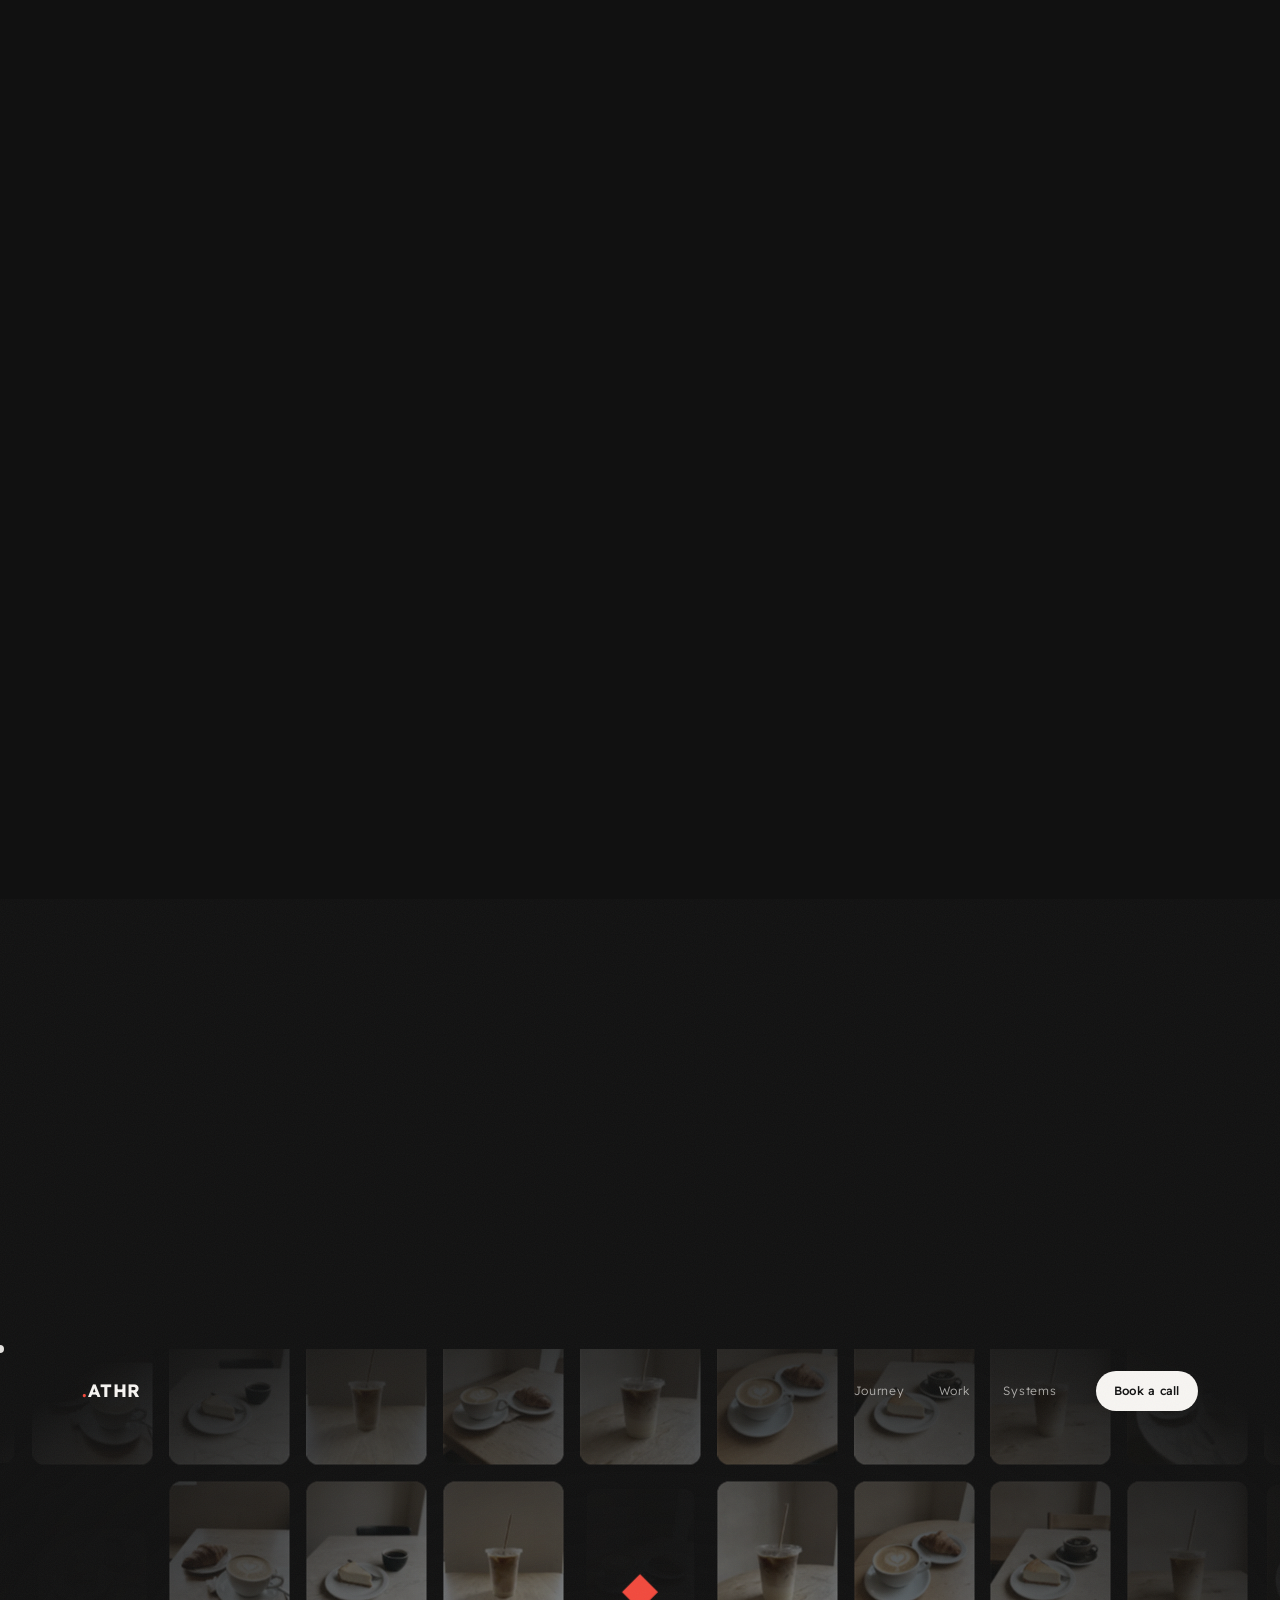
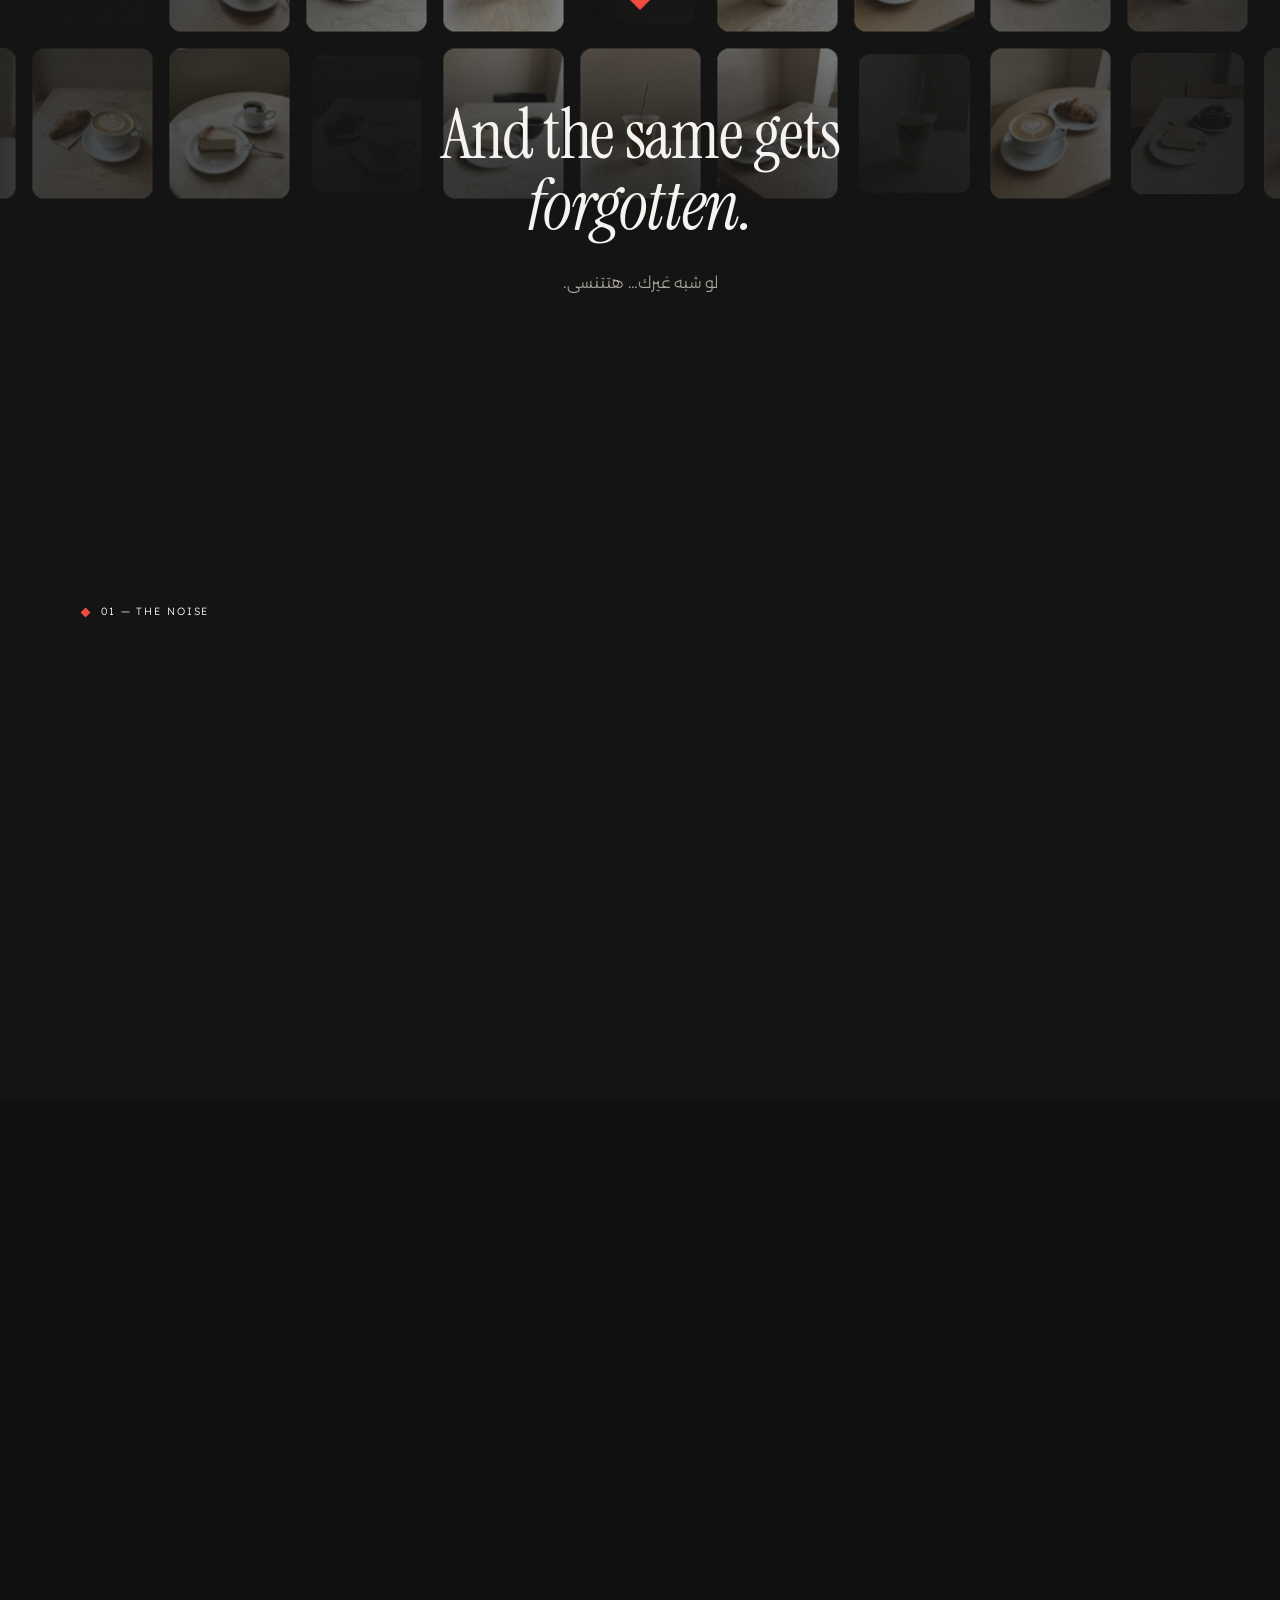
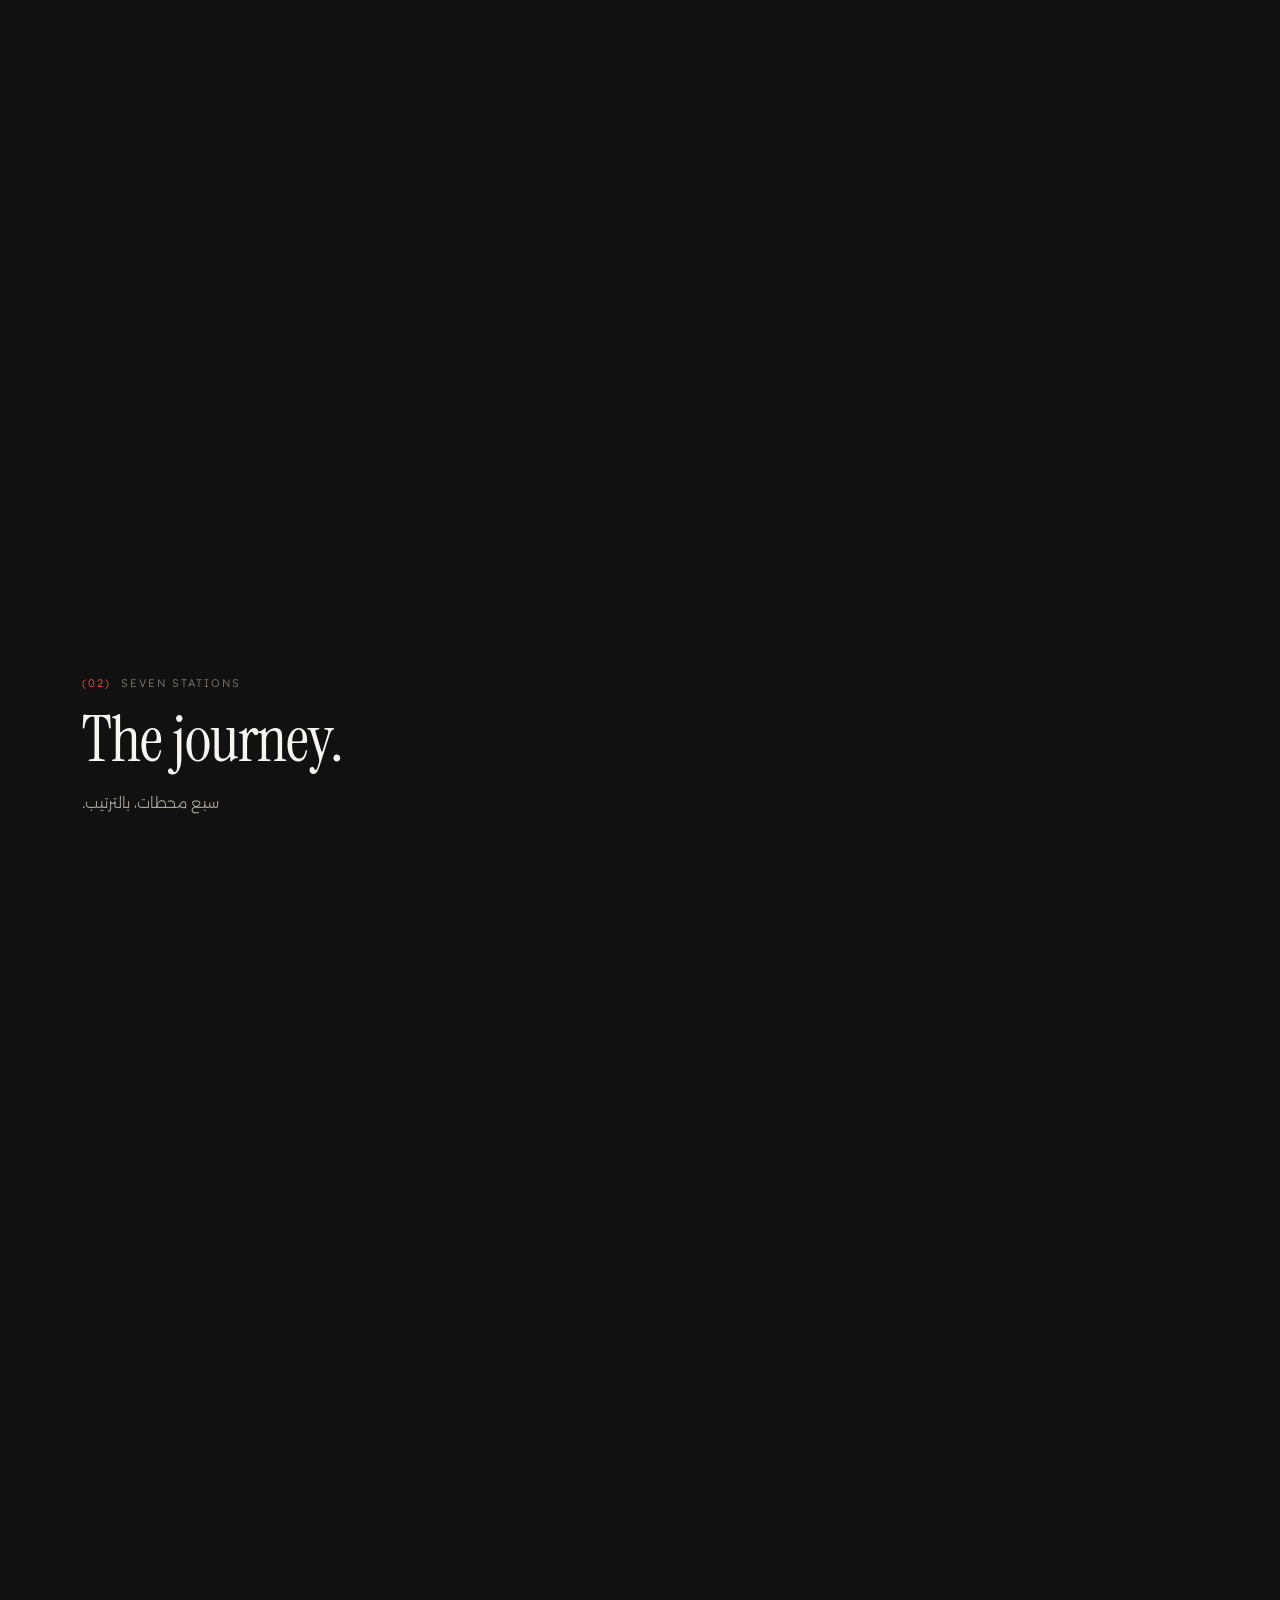
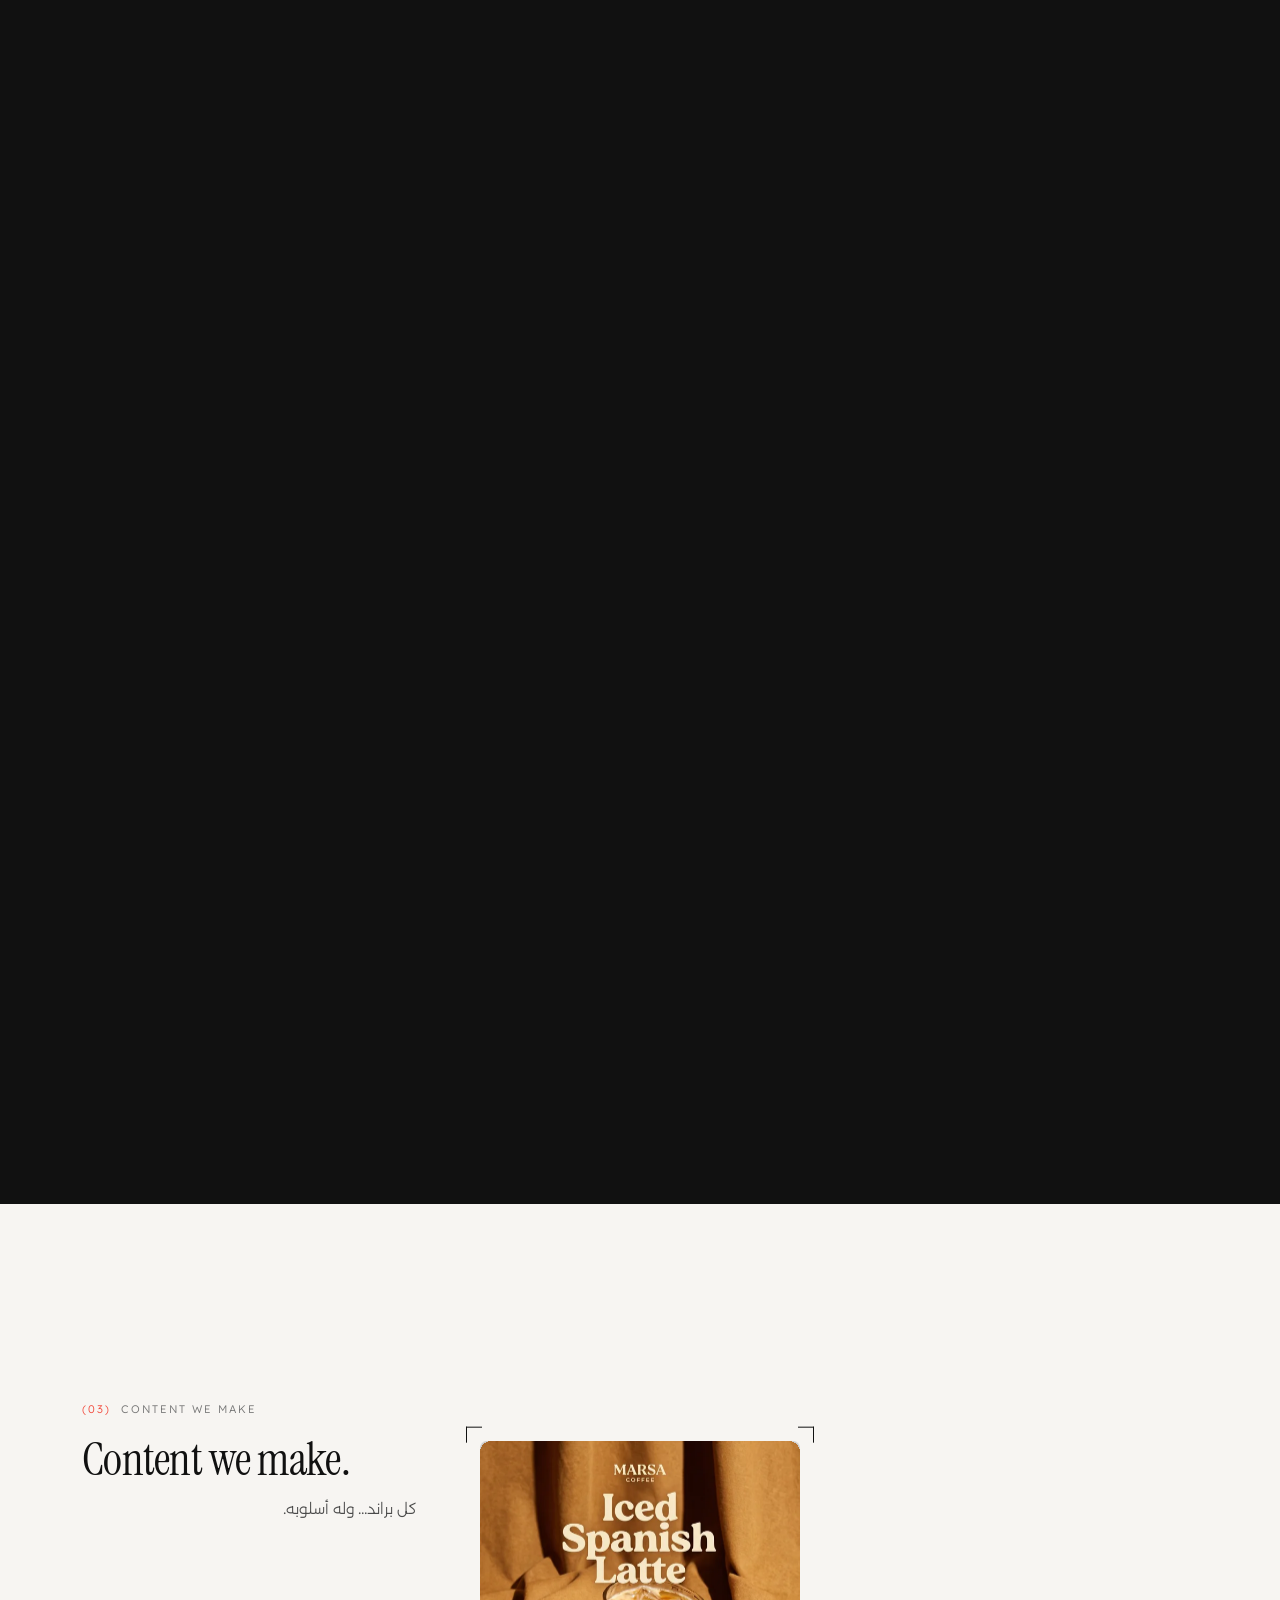
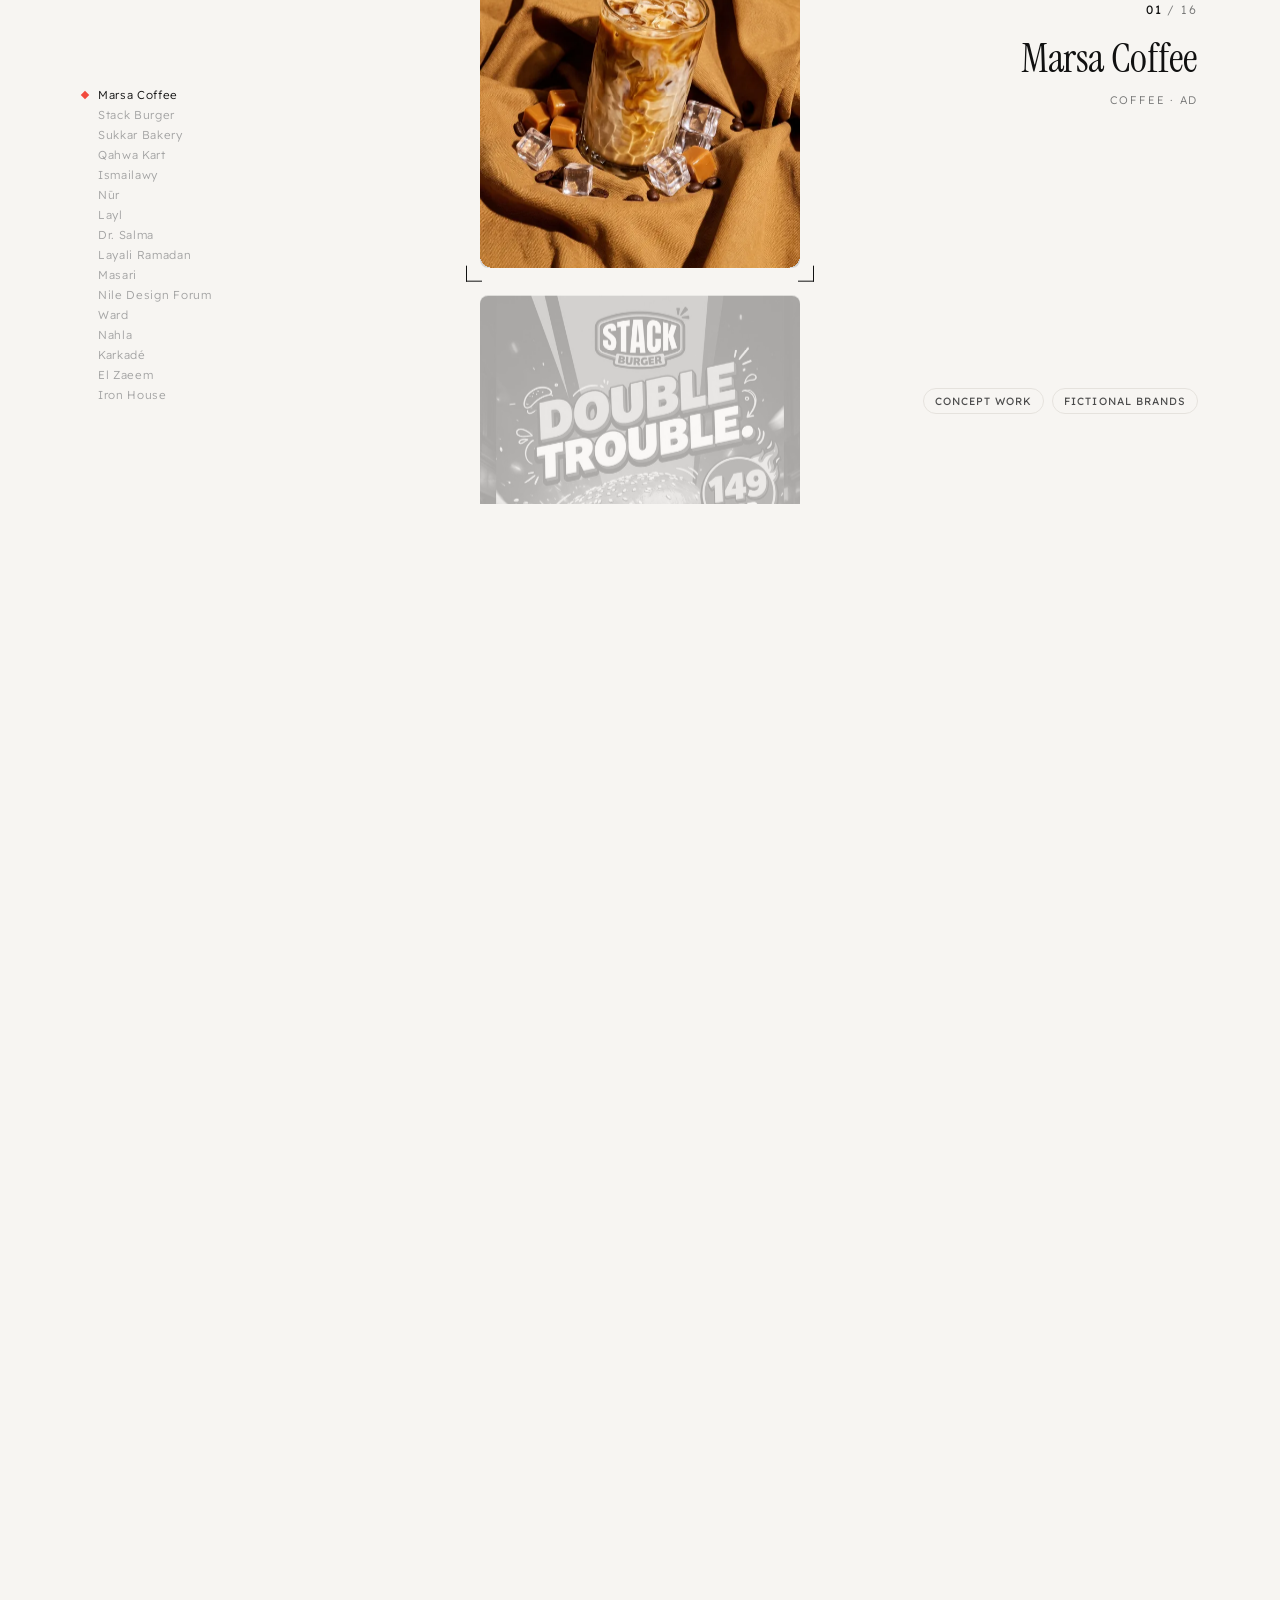
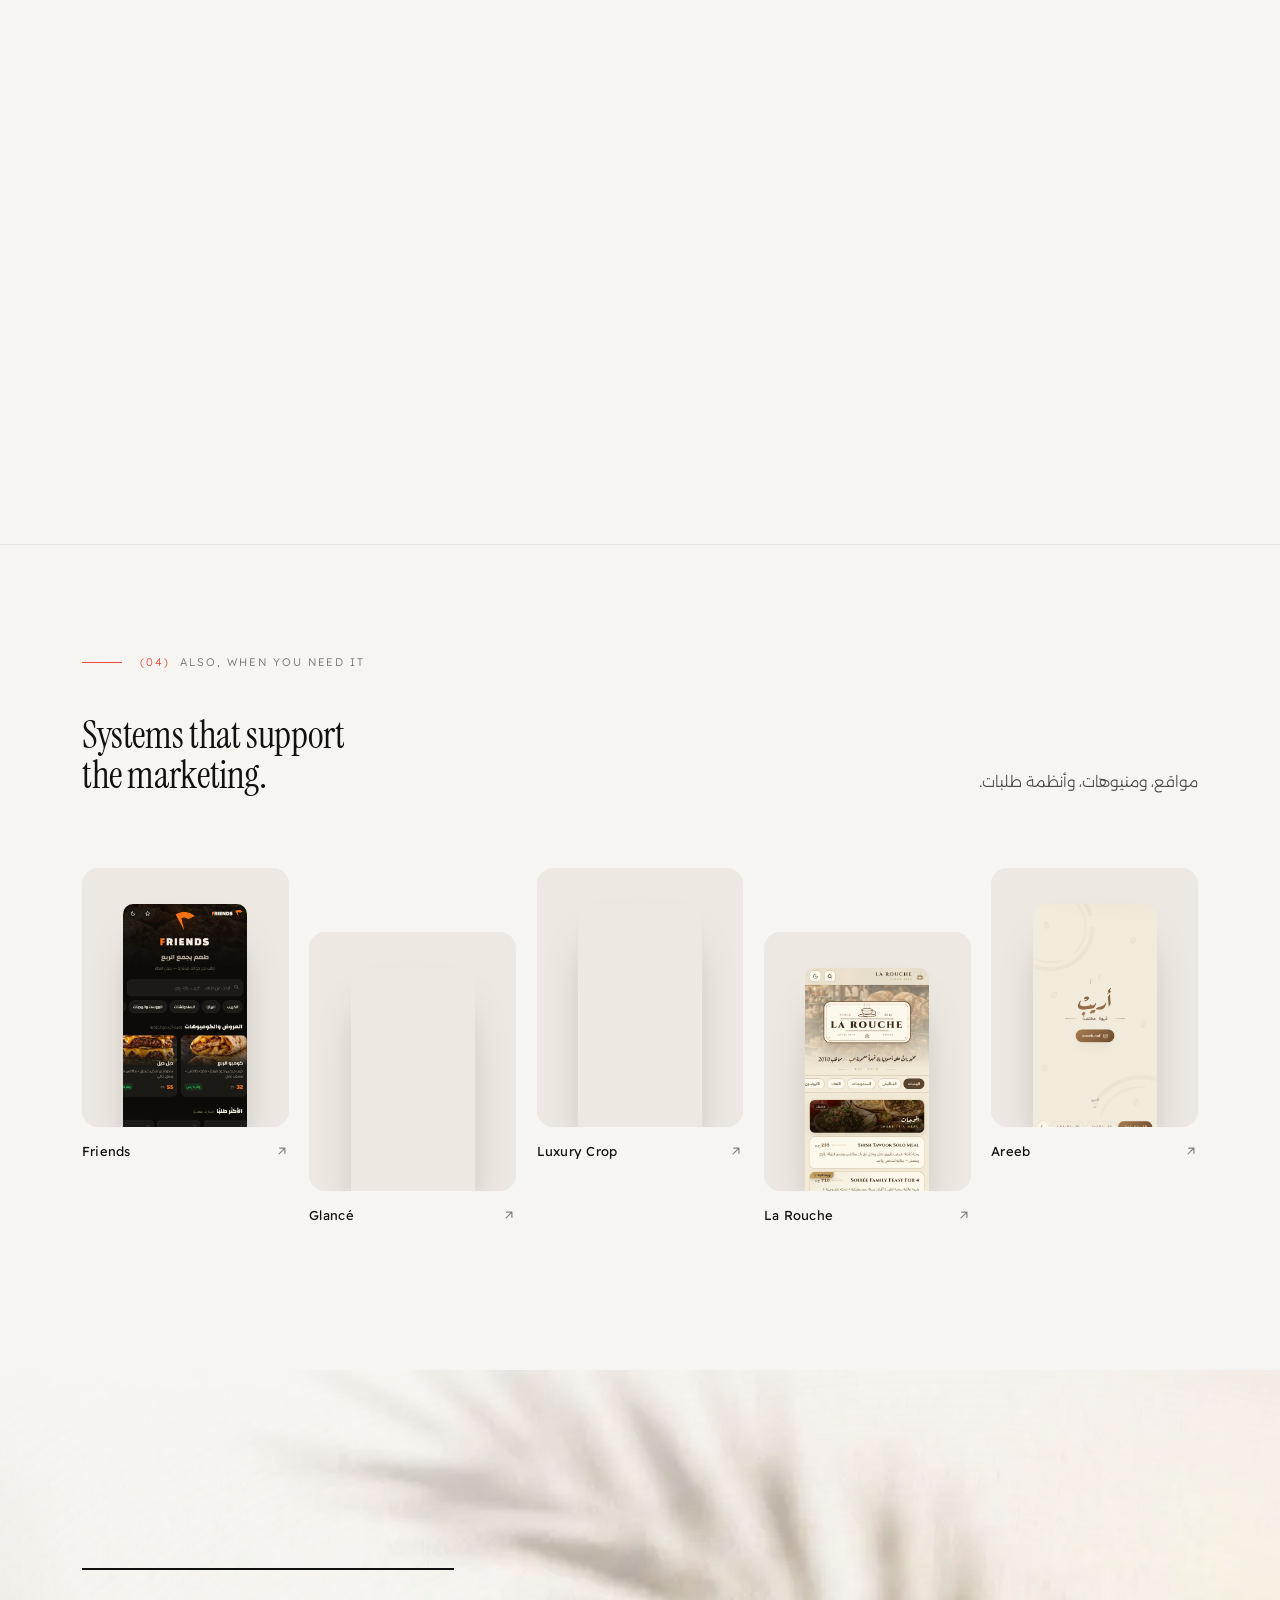
<file: index.html>
<!doctype html>
<html lang="en" dir="ltr" class="no-js">
<head>
<meta charset="utf-8">
<meta name="viewport" content="width=device-width, initial-scale=1, viewport-fit=cover">
<title>.ATHR — Digital marketing, as a full journey</title>
<meta name="description" content="ATHR is a digital marketing studio. We start with a call, study your brand, market and audience, build a long-term plan, fix your pages — then create the designs, reels and shorts.">
<meta name="theme-color" content="#111111">
<meta property="og:title" content=".ATHR — Not just design. A full journey.">
<meta property="og:description" content="Call · Brand audit · Market · Audience · Plan · Fix · Create.">
<meta property="og:image" content="assets/og.jpg">
<link rel="icon" href="assets/favicon.svg" type="image/svg+xml">
<link rel="preload" href="assets/fonts/instrument-serif.woff2" as="font" type="font/woff2" crossorigin>
<link rel="preload" href="assets/fonts/readex-latin.woff2" as="font" type="font/woff2" crossorigin>
<link rel="preload" href="assets/fonts/alexandria-arabic.woff2" as="font" type="font/woff2" crossorigin>
<link rel="stylesheet" href="assets/css/v5.css?v=5.12">
<script>
  document.documentElement.classList.replace('no-js','js');
  try{ if(!sessionStorage.getItem('athr-intro5')) document.documentElement.classList.add('intro'); }catch(e){}
</script>
</head>
<body>
<svg xmlns="http://www.w3.org/2000/svg" style="display:none">
  <symbol id="i-arrow-right" viewBox="0 0 24 24"><path fill="none" stroke="currentColor" stroke-linecap="round" stroke-linejoin="round" stroke-width="2" d="M5 12h14m-4 4l4-4m-4-4l4 4"/></symbol>
  <symbol id="i-arrow-up-right" viewBox="0 0 24 24"><path fill="none" stroke="currentColor" stroke-linecap="round" stroke-linejoin="round" stroke-width="2" d="M17 7L7 17M8 7h9v9"/></symbol>
  <symbol id="i-brand-whatsapp" viewBox="0 0 24 24"><g fill="none" stroke="currentColor" stroke-linecap="round" stroke-linejoin="round" stroke-width="2"><path d="m3 21l1.65-3.8a9 9 0 1 1 3.4 2.9z"/><path d="M9 10a.5.5 0 0 0 1 0V9a.5.5 0 0 0-1 0za5 5 0 0 0 5 5h1a.5.5 0 0 0 0-1h-1a.5.5 0 0 0 0 1"/></g></symbol>
</svg>

<!-- المقدمة (مرة واحدة في الجلسة) -->
<div class="loader" aria-hidden="true">
  <p class="loader__mark"><span class="loader__slot"></span><span class="loader__word">ATHR</span></p>
  <span class="loader__line"></span>
  <p class="loader__tag">Digital marketing studio</p>
</div>
<span class="loader__dm" aria-hidden="true"></span>

<div class="grain" aria-hidden="true"></div>
<div class="cursor" aria-hidden="true"><span class="cursor__label"></span></div>
<p class="chap" aria-hidden="true"><i class="chap__dm"></i><span class="chap__roll"><span>01 — The noise</span><span>02 — The journey</span><span>03 — The work</span><span>04 — Systems</span><span>05 — The call</span></span></p>

<a class="skip" href="#main">Skip to content</a>

<header class="nav" data-nav>
  <div class="nav__in wrap">
    <a class="logo" href="#top" aria-label=".ATHR — home"><span class="logo__dot">.</span>ATHR</a>
    <nav class="nav__links" aria-label="Sections">
      <a href="#journey">Journey</a>
      <a href="#work">Work</a>
      <a href="#systems">Systems</a>
    </nav>
    <a class="btn btn--sm" href="https://wa.me/201016739509?text=%D8%A7%D9%84%D8%B3%D9%84%D8%A7%D9%85%20%D8%B9%D9%84%D9%8A%D9%83%D9%85%D8%8C%20%D8%AD%D8%A7%D8%A8%20%D8%A3%D8%AD%D8%AC%D8%B2%20%D9%85%D9%83%D8%A7%D9%84%D9%85%D8%A9%20%D9%85%D8%B9%20%D8%A3%D8%AB%D8%B1." target="_blank" rel="noopener">Book a call</a>
  </div>
</header>

<main id="main">

  <!-- ================= 01 · THE NOISE — هيرو + حيطة التشابه ================= -->
  <section class="s-hero" id="top" data-theme="dark" data-chap="0" aria-labelledby="hero-title">
    <div class="pin hero">
      <div class="wall" aria-hidden="true"><div class="wall__grid"></div></div>
      <div class="hero__anchor" aria-hidden="true"><span class="anchor-line"></span></div>

      <div class="wrap hero__copy">
        <p class="eyebrow" data-hero-fade>Digital marketing studio</p>
        <h1 class="hero__title" id="hero-title">
          <span class="mask"><span class="ln">Not just design.</span></span>
          <span class="mask"><span class="ln">A full <em class="hero-word">journey</em><span class="pdot" data-pdot="hero" aria-hidden="true"></span><span class="sr">.</span></span></span>
        </h1>
        <p class="ar hero__ar" lang="ar" dir="rtl" data-hero-fade>من أول مكالمة… لحد أول ريل.</p>
        <div class="hero__row" data-hero-fade>
          <a class="btn" data-magnet href="https://wa.me/201016739509?text=%D8%A7%D9%84%D8%B3%D9%84%D8%A7%D9%85%20%D8%B9%D9%84%D9%8A%D9%83%D9%85%D8%8C%20%D8%AD%D8%A7%D8%A8%20%D8%A3%D8%AD%D8%AC%D8%B2%20%D9%85%D9%83%D8%A7%D9%84%D9%85%D8%A9%20%D9%85%D8%B9%20%D8%A3%D8%AB%D8%B1." target="_blank" rel="noopener">
            <span>Start with a call</span>
            <svg class="ic ic--arrow" aria-hidden="true"><use href="#i-arrow-right"/></svg>
          </a>
          <a class="tlink" href="#journey">See the journey</a>
        </div>
      </div>

      <div class="caps">
        <div class="cap" data-cap>
          <p class="cap__en">Most brands look <em>the same.</em></p>
          <p class="ar" lang="ar" dir="rtl">أغلب البراندات… شبه بعض.</p>
        </div>
        <div class="cap" data-cap>
          <p class="cap__en">And the same gets <em>forgotten.</em></p>
          <p class="ar" lang="ar" dir="rtl">لو شبه غيرك… هتتنسى.</p>
        </div>
        <div class="cap" data-cap data-words>
          <p class="cap__en">Design is the last step. Not the first.</p>
          <p class="ar" lang="ar" dir="rtl">قبل أي تصميم… لازم نفهم.</p>
        </div>
      </div>

      <span class="actor" data-actor="hero" aria-hidden="true"></span>
      <span class="trail" data-trail="hero" aria-hidden="true"></span>

      <div class="wrap hero__foot" data-hero-fade>
        <span class="hero__spacer" aria-hidden="true"></span>
        <span class="hero__cue" aria-hidden="true"><i></i></span>
        <span>Cairo <b data-clock>--:--</b></span>
      </div>
    </div>
  </section>

  <!-- ================= 02 · THE JOURNEY — خط واحد، ٧ محطات ================= -->
  <section class="s-journey" id="journey" data-theme="dark" data-chap="1" aria-labelledby="journey-title">
    <div class="pin jw">
      <svg class="jw__world" aria-hidden="true"></svg>

      <div class="jw__intro">
        <p class="slabel"><span>(02)</span><span>Seven stations</span></p>
        <h2 class="h2" id="journey-title">The journey.</h2>
        <p class="ar" lang="ar" dir="rtl">سبع محطات، بالترتيب.</p>
      </div>

      <div class="wrap jw__panel">
        <p class="jw__count" aria-hidden="true"><span class="jw__roll"><span>01</span><span>02</span><span>03</span><span>04</span><span>05</span><span>06</span><span>07</span></span><span class="jw__of">/ 07</span></p>
        <ol class="jw__stations">
          <li class="st">
            <p class="st__n">01</p>
            <h3 class="st__t">The call.</h3>
            <p class="ar" lang="ar" dir="rtl">بنبدأ بمكالمة… بنفهم منك كل تفصيلة عن البيزنس بتاعك.</p>
            <ul class="st__outs"><li>Goals</li><li>Budget</li><li>Pain points</li></ul>
          </li>
          <li class="st">
            <p class="st__n">02</p>
            <h3 class="st__t">Brand audit.</h3>
            <p class="ar" lang="ar" dir="rtl">ندرس براندك: نقاط القوة، ونقاط الضعف.</p>
            <ul class="st__outs"><li>Strengths</li><li>Weaknesses</li><li>Voice</li></ul>
          </li>
          <li class="st">
            <p class="st__n">03</p>
            <h3 class="st__t">Market &amp; rivals.</h3>
            <p class="ar" lang="ar" dir="rtl">ندرس السوق والمنافسين… ونلاقي الفجوة.</p>
            <ul class="st__outs"><li>Competitors</li><li>Gaps</li><li>Opportunities</li></ul>
          </li>
          <li class="st">
            <p class="st__n">04</p>
            <h3 class="st__t">Your audience.</h3>
            <p class="ar" lang="ar" dir="rtl">نعرف عميلك المستهدف… وإيه اللي يهمه فعلًا.</p>
            <ul class="st__outs"><li>Personas</li><li>Interests</li><li>Platforms</li></ul>
          </li>
          <li class="st">
            <p class="st__n">05</p>
            <h3 class="st__t">The plan.</h3>
            <p class="ar" lang="ar" dir="rtl">خطة تسويق كاملة… على المدى الطويل.</p>
            <ul class="st__outs"><li>Positioning</li><li>Content pillars</li><li>Calendar</li></ul>
          </li>
          <li class="st">
            <p class="st__n">06</p>
            <h3 class="st__t">Fix the pages.</h3>
            <p class="ar" lang="ar" dir="rtl">نصحّح كل عيب تسويقي في صفحاتك.</p>
            <ul class="st__outs"><li>Bio</li><li>Highlights</li><li>Grid</li></ul>
          </li>
          <li class="st">
            <p class="st__n">07</p>
            <h3 class="st__t">Create.</h3>
            <p class="ar" lang="ar" dir="rtl">تصاميم، وريلز، وشورتس… بنظام واحد.</p>
            <ul class="st__outs"><li>Designs</li><li>Reels</li><li>Shorts</li></ul>
          </li>
        </ol>
      </div>

      <div class="jw__outro">
        <p class="h2">Every step leaves a <em>mark.</em></p>
        <p class="ar" lang="ar" dir="rtl">كل خطوة… بتسيب أثر.</p>
      </div>

      <span class="iris" aria-hidden="true"></span>
      <div class="sun sun--after" aria-hidden="true"><video muted playsinline loop preload="none" poster="assets/video/sun-poster.webp"><source src="assets/video/sun.mp4" type="video/mp4"></video></div>
      <div class="jw__after">
        <p class="h2">Now they remember you<span class="pdot" data-pdot="after" aria-hidden="true"></span><span class="sr">.</span></p>
        <p class="ar" lang="ar" dir="rtl">ودلوقتي… بيفتكروك.</p>
      </div>

      <span class="trail" data-trail="drop" aria-hidden="true"></span>
      <span class="actor" data-actor="jw" aria-hidden="true"></span>
    </div>
  </section>

  <!-- ================= 03 · THE WORK — عدسة أثر ================= -->
  <section class="s-work" id="work" data-theme="light" data-chap="2" aria-labelledby="work-title">
    <div class="pin wk">
      <div class="wrap wk__head">
        <p class="slabel"><span>(03)</span><span>Content we make</span></p>
        <h2 class="h2" id="work-title">Content we make.</h2>
        <p class="ar" lang="ar" dir="rtl">كل براند… وله أسلوبه.</p>
      </div>

      <div class="wk__stage">
        <ol class="wk__index" aria-label="Brands">
          <li><button type="button" data-go="0">Marsa Coffee</button></li>
          <li><button type="button" data-go="1">Stack Burger</button></li>
          <li><button type="button" data-go="2">Sukkar Bakery</button></li>
          <li><button type="button" data-go="3">Qahwa Kart</button></li>
          <li><button type="button" data-go="4">Ismailawy</button></li>
          <li><button type="button" data-go="5">Nūr</button></li>
          <li><button type="button" data-go="6">Layl</button></li>
          <li><button type="button" data-go="7">Dr. Salma</button></li>
          <li><button type="button" data-go="8">Layali Ramadan</button></li>
          <li><button type="button" data-go="9">Masari</button></li>
          <li><button type="button" data-go="10">Nile Design Forum</button></li>
          <li><button type="button" data-go="11">Ward</button></li>
          <li><button type="button" data-go="12">Nahla</button></li>
          <li><button type="button" data-go="13">Karkadé</button></li>
          <li><button type="button" data-go="14">El Zaeem</button></li>
          <li><button type="button" data-go="15">Iron House</button></li>
        </ol>

        <div class="wk__lens">
          <div class="wk__col" data-col>
            <figure class="wk__it" data-name="Marsa Coffee" data-kind="Coffee · Ad"><img src="assets/img/work/t1-marsa.webp" alt="Marsa Coffee — iced Spanish latte ad" width="597" height="800" loading="lazy" decoding="async"></figure>
            <figure class="wk__it" data-name="Stack Burger" data-kind="Burger · Ad"><img src="assets/img/work/t2-stack.webp" alt="Stack Burger — Double Trouble ad" width="597" height="800" loading="lazy" decoding="async"></figure>
            <figure class="wk__it" data-name="Sukkar Bakery" data-kind="Bakery · Post"><img src="assets/img/work/t3-sukkar.webp" alt="Sukkar Bakery — Basque cheesecake post" width="597" height="800" loading="lazy" decoding="async"></figure>
            <figure class="wk__it" data-name="Qahwa Kart" data-kind="Coffee cart · Illustration"><img src="assets/img/work/d17.webp" alt="Qahwa Kart coffee cart — illustrated ad" width="598" height="800" loading="lazy" decoding="async"></figure>
            <figure class="wk__it" data-name="Ismailawy" data-kind="Juice · Splash ad"><img src="assets/img/work/d06.webp" alt="Ismailawy mango juice — splash ad" width="598" height="800" loading="lazy" decoding="async"></figure>
            <figure class="wk__it" data-name="Nūr" data-kind="Tech · Product ad"><img src="assets/img/work/d01.webp" alt="Nūr wireless earbuds — minimal product ad" width="597" height="800" loading="lazy" decoding="async"></figure>
            <figure class="wk__it" data-name="Layl" data-kind="Perfume · Luxury"><img src="assets/img/work/d03.webp" alt="Layl oud perfume — dark luxury ad" width="598" height="800" loading="lazy" decoding="async"></figure>
            <figure class="wk__it" data-name="Dr. Salma" data-kind="Clinic · Editorial"><img src="assets/img/work/d12.webp" alt="Dr. Salma Clinic — editorial service ad" width="598" height="800" loading="lazy" decoding="async"></figure>
            <figure class="wk__it" data-name="Layali Ramadan" data-kind="Event · Arabic type"><img src="assets/img/work/d14.webp" alt="Layali Ramadan night market — Arabic type poster" width="598" height="800" loading="lazy" decoding="async"></figure>
            <figure class="wk__it" data-name="Masari" data-kind="Fintech · CGI launch"><img src="assets/img/work/d04.webp" alt="Masari metal card — CGI launch visual" width="598" height="800" loading="lazy" decoding="async"></figure>
            <figure class="wk__it" data-name="Nile Design Forum" data-kind="Event · Swiss poster"><img src="assets/img/work/d11.webp" alt="Nile Design Forum — Swiss poster" width="597" height="800" loading="lazy" decoding="async"></figure>
            <figure class="wk__it" data-name="Ward" data-kind="Beauty · Product ad"><img src="assets/img/work/d02.webp" alt="Ward rose mist — quiet-luxury product ad" width="598" height="800" loading="lazy" decoding="async"></figure>
            <figure class="wk__it" data-name="Nahla" data-kind="Honey · Packaging"><img src="assets/img/work/d09.webp" alt="Nahla honey — packaging system" width="598" height="800" loading="lazy" decoding="async"></figure>
            <figure class="wk__it" data-name="Karkadé" data-kind="Drinks · Colour match"><img src="assets/img/work/d07.webp" alt="Karkadé iced hibiscus can — color-matched ad" width="598" height="800" loading="lazy" decoding="async"></figure>
            <figure class="wk__it" data-name="El Zaeem" data-kind="Food · Retro poster"><img src="assets/img/work/d16.webp" alt="El Zaeem Koshary — retro poster" width="598" height="800" loading="lazy" decoding="async"></figure>
            <figure class="wk__it" data-name="Iron House" data-kind="Gym · Typography"><img src="assets/img/work/d10.webp" alt="Iron House Gym — typographic campaign" width="598" height="800" loading="lazy" decoding="async"></figure>
          </div>
          <span class="wk__frame" aria-hidden="true"><i></i><i></i><i></i><i></i></span>
        </div>

        <div class="wk__meta" aria-live="polite">
          <p class="wk__count"><b data-wk-now>01</b> / 16</p>
          <p class="wk__name" data-wk-name>Marsa Coffee</p>
          <p class="wk__kind" data-wk-kind>Coffee · Ad</p>
        </div>
      </div>

      <p class="wrap wk__legend"><span class="tag">Concept work</span><span class="tag">Fictional brands</span></p>
    </div>
  </section>

  <!-- ================= 04 · SYSTEMS (بارتيشن صغير) ================= -->
  <section class="s-systems" id="systems" data-theme="light" data-chap="3" aria-labelledby="systems-title">
    <div class="wrap">
      <div class="systems__bar"><span class="systems__rule" aria-hidden="true"></span><p class="slabel"><span>(04)</span><span>Also, when you need it</span></p></div>
      <div class="systems__head">
        <h2 class="h3" id="systems-title" data-chars>Systems that support the marketing.</h2>
        <p class="ar" lang="ar" dir="rtl">مواقع، ومنيوهات، وأنظمة طلبات.</p>
      </div>
      <div class="sys" data-sys>
        <a class="sys__item" href="https://friendsmenu.github.io/system-sa/" target="_blank" rel="noopener" data-cursor="Open">
          <span class="sys__frame"><img src="assets/img/friends-sa.webp" alt="Friends — menu and ordering system" width="860" height="1720" loading="lazy" decoding="async"></span>
          <span class="sys__cap"><span class="sys__name">Friends</span><svg class="ic" aria-hidden="true"><use href="#i-arrow-up-right"/></svg></span>
        </a>
        <a class="sys__item" href="https://glancecoffee.github.io/" target="_blank" rel="noopener" data-cursor="Open">
          <span class="sys__frame"><img src="assets/img/glance.webp" alt="Glancé" width="860" height="1720" loading="lazy" decoding="async"></span>
          <span class="sys__cap"><span class="sys__name">Glancé</span><svg class="ic" aria-hidden="true"><use href="#i-arrow-up-right"/></svg></span>
        </a>
        <a class="sys__item" href="case-luxury-crop.html" data-cursor="Open">
          <span class="sys__frame"><img src="assets/img/lc-home.webp" alt="Luxury Crop — menu and ordering" width="860" height="1720" loading="lazy" decoding="async" style="view-transition-name: lc-shot"></span>
          <span class="sys__cap"><span class="sys__name">Luxury Crop</span><svg class="ic" aria-hidden="true"><use href="#i-arrow-up-right"/></svg></span>
        </a>
        <a class="sys__item" href="https://la-rouche.github.io/" target="_blank" rel="noopener" data-cursor="Open">
          <span class="sys__frame"><img src="assets/img/larouche.webp" alt="La Rouche" width="860" height="1720" loading="lazy" decoding="async"></span>
          <span class="sys__cap"><span class="sys__name">La Rouche</span><svg class="ic" aria-hidden="true"><use href="#i-arrow-up-right"/></svg></span>
        </a>
        <a class="sys__item" href="https://a7madshiref001-ctrl.github.io/areeb-menu/" target="_blank" rel="noopener" data-cursor="Open">
          <span class="sys__frame"><img src="assets/img/areeb.webp" alt="Areeb" width="860" height="1720" loading="lazy" decoding="async"></span>
          <span class="sys__cap"><span class="sys__name">Areeb</span><svg class="ic" aria-hidden="true"><use href="#i-arrow-up-right"/></svg></span>
        </a>
      </div>
    </div>
  </section>

  <!-- ================= 05 · THE CALL ================= -->
  <section class="s-cta" id="contact" data-theme="light" data-chap="4" aria-labelledby="cta-title">
    <div class="sun sun--cta" aria-hidden="true"><video muted playsinline loop preload="none" poster="assets/video/sun-poster.webp"><source src="assets/video/sun.mp4" type="video/mp4"></video></div>
    <div class="cta__anchor" aria-hidden="true"><span class="anchor-line"></span></div>
    <span class="actor" data-actor="cta" aria-hidden="true"></span>
    <div class="wrap cta__body">
      <p class="slabel"><span>(05)</span><span>Step 01 — always</span></p>
      <h2 class="cta__title" id="cta-title">
        <span class="mask"><span class="ln">Start with</span></span>
        <span class="mask"><span class="ln">a <em class="hero-word">call</em><span class="pdot" data-pdot="cta" aria-hidden="true"></span><span class="sr">.</span></span></span>
      </h2>
      <div class="cta__row">
        <a class="btn btn--lg" data-magnet href="https://wa.me/201016739509?text=%D8%A7%D9%84%D8%B3%D9%84%D8%A7%D9%85%20%D8%B9%D9%84%D9%8A%D9%83%D9%85%D8%8C%20%D8%AD%D8%A7%D8%A8%20%D8%A3%D8%AD%D8%AC%D8%B2%20%D9%85%D9%83%D8%A7%D9%84%D9%85%D8%A9%20%D9%85%D8%B9%20%D8%A3%D8%AB%D8%B1." target="_blank" rel="noopener">
          <svg class="ic" aria-hidden="true"><use href="#i-brand-whatsapp"/></svg>
          <span>Book the call</span>
          <svg class="ic ic--arrow" aria-hidden="true"><use href="#i-arrow-right"/></svg>
        </a>
        <p class="ar" lang="ar" dir="rtl">ابعت اسم البراند… ونبدأ الرحلة.</p>
      </div>
    </div>
  </section>
</main>

<footer class="foot" data-theme="dark">
  <div class="wrap foot__cols">
    <div class="foot__col foot__col--lead">
      <a class="logo" href="#top" aria-label=".ATHR — back to top"><span class="logo__dot">.</span>ATHR</a>
      <p>Digital marketing,<br>as a full journey.</p>
    </div>
    <div class="foot__col">
      <p class="foot__h">Journey</p>
      <ul class="foot__steps"><li>01 Call</li><li>02 Audit</li><li>03 Market</li><li>04 Audience</li><li>05 Plan</li><li>06 Fix</li><li>07 Create</li></ul>
    </div>
    <div class="foot__col">
      <p class="foot__h">Contact</p>
      <p><a class="tlink" href="https://wa.me/201016739509?text=%D8%A7%D9%84%D8%B3%D9%84%D8%A7%D9%85%20%D8%B9%D9%84%D9%8A%D9%83%D9%85%D8%8C%20%D8%AD%D8%A7%D8%A8%20%D8%A3%D8%AD%D8%AC%D8%B2%20%D9%85%D9%83%D8%A7%D9%84%D9%85%D8%A9%20%D9%85%D8%B9%20%D8%A3%D8%AB%D8%B1." target="_blank" rel="noopener">WhatsApp</a></p>
      <p><a class="tlink" href="mailto:ahmedshiref08@gmail.com">ahmedshiref08@gmail.com</a></p>
    </div>
    <div class="foot__col foot__col--end">
      <p class="foot__h">Local time</p>
      <p class="foot__time">Cairo <b data-clock>--:--</b></p>
      <a class="foot__top" href="#top">Back to top <span aria-hidden="true">↑</span></a>
    </div>
  </div>
  <p class="foot__giant" aria-hidden="true"><span class="fg fg--dot"><i class="fg__dm"></i></span><span class="fg">A</span><span class="fg">T</span><span class="fg">H</span><span class="fg">R</span></p>
  <div class="wrap foot__in">
    <p>© 2026 · .ATHR</p>
    <p class="foot__dms" aria-hidden="true"><i class="dm"></i><i class="dm"></i><i class="dm"></i></p>
    <p>Digital marketing studio</p>
  </div>
</footer>

<script src="assets/vendor/gsap.min.js"></script>
<script src="assets/vendor/ScrollTrigger.min.js"></script>
<script src="assets/vendor/SplitText.min.js"></script>
<script src="assets/vendor/DrawSVGPlugin.min.js"></script>
<script src="assets/vendor/CustomEase.min.js"></script>
<script src="assets/vendor/lenis.min.js"></script>
<script src="assets/js/v5.js?v=5.15"></script>
</body>
</html>
</file>
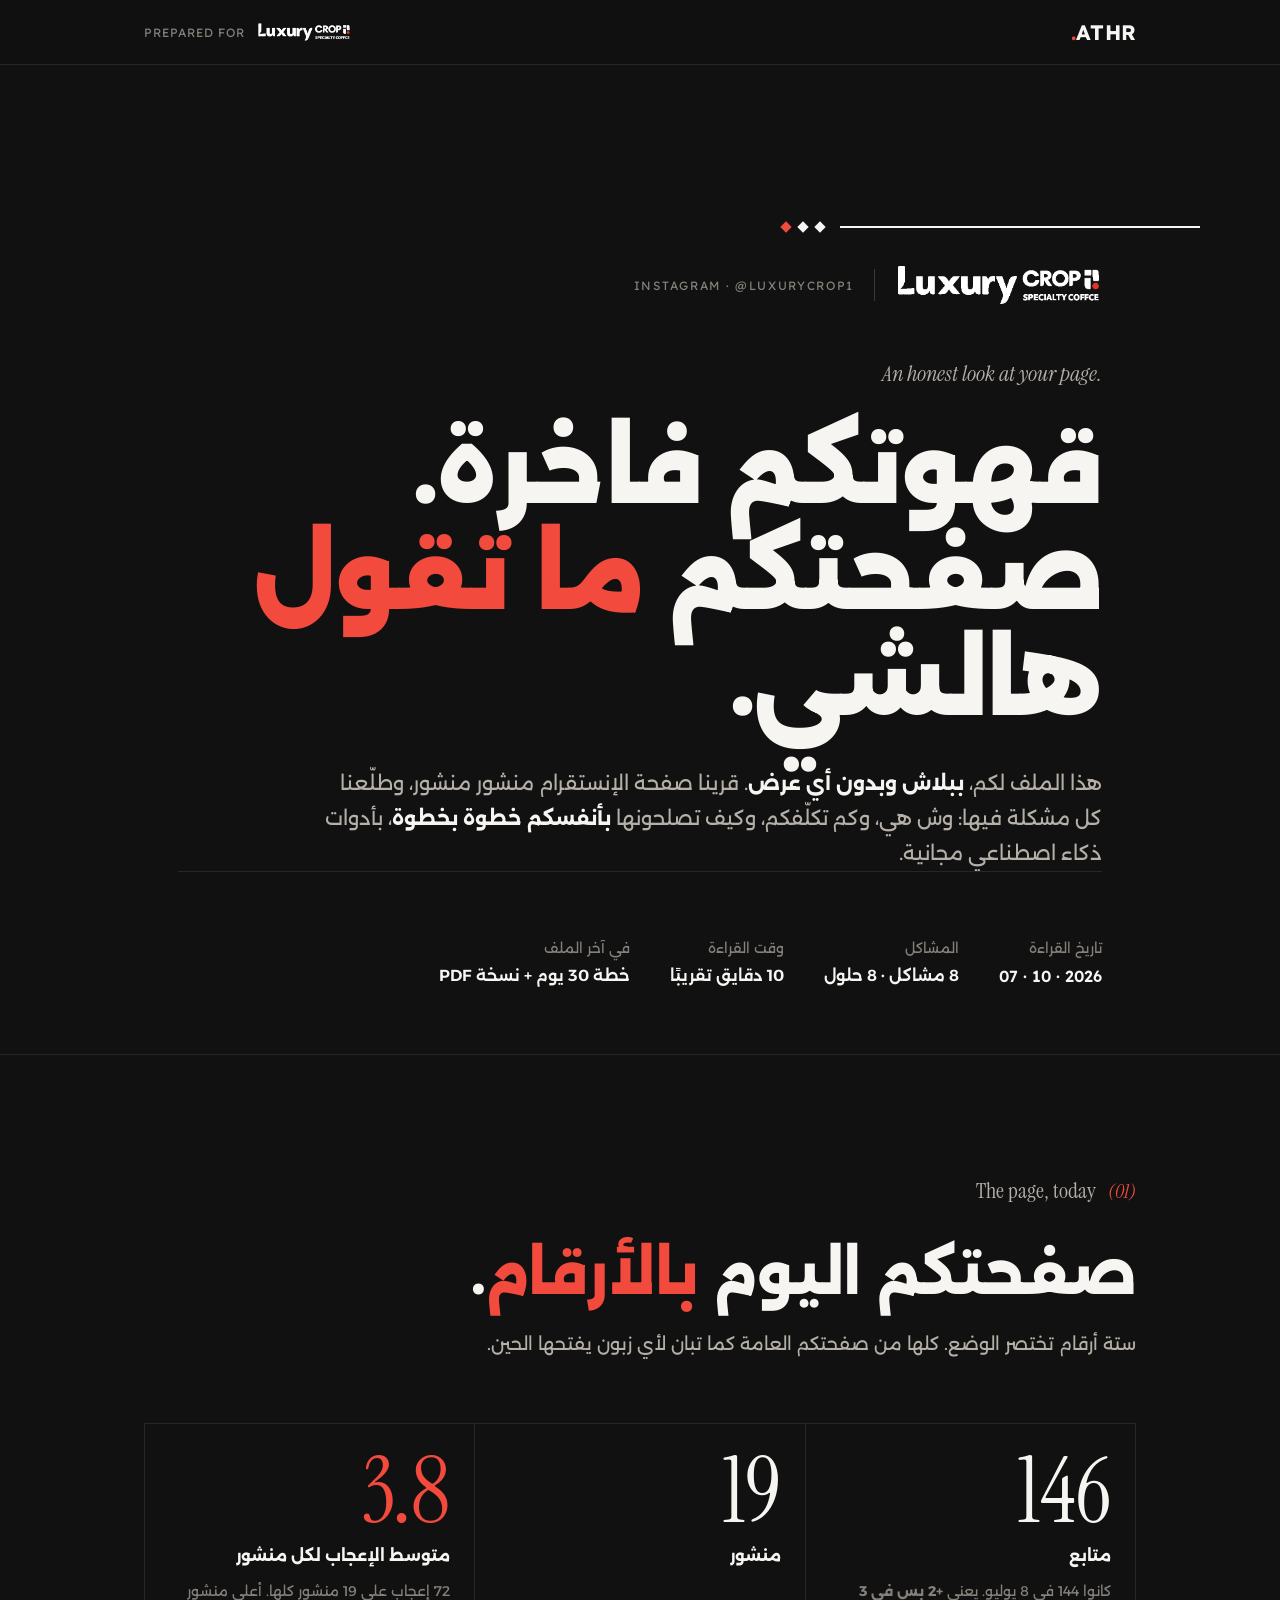
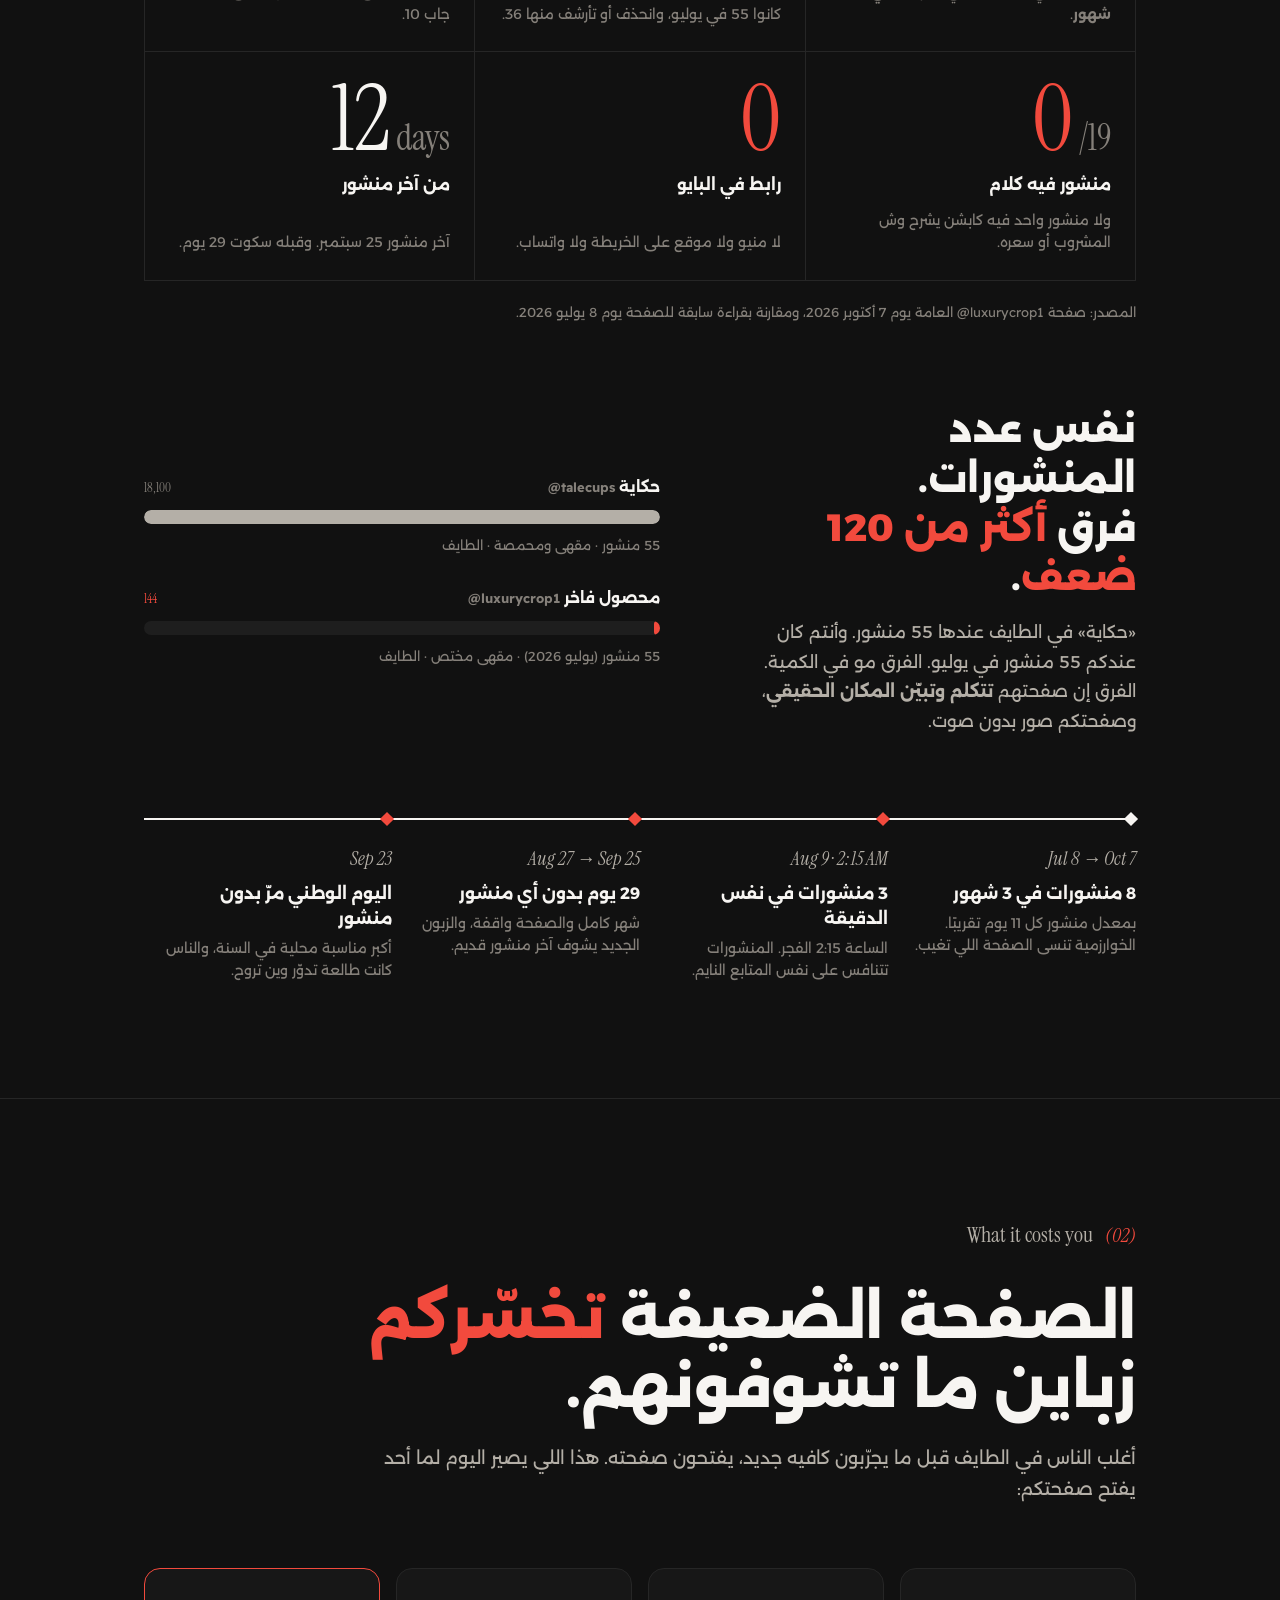
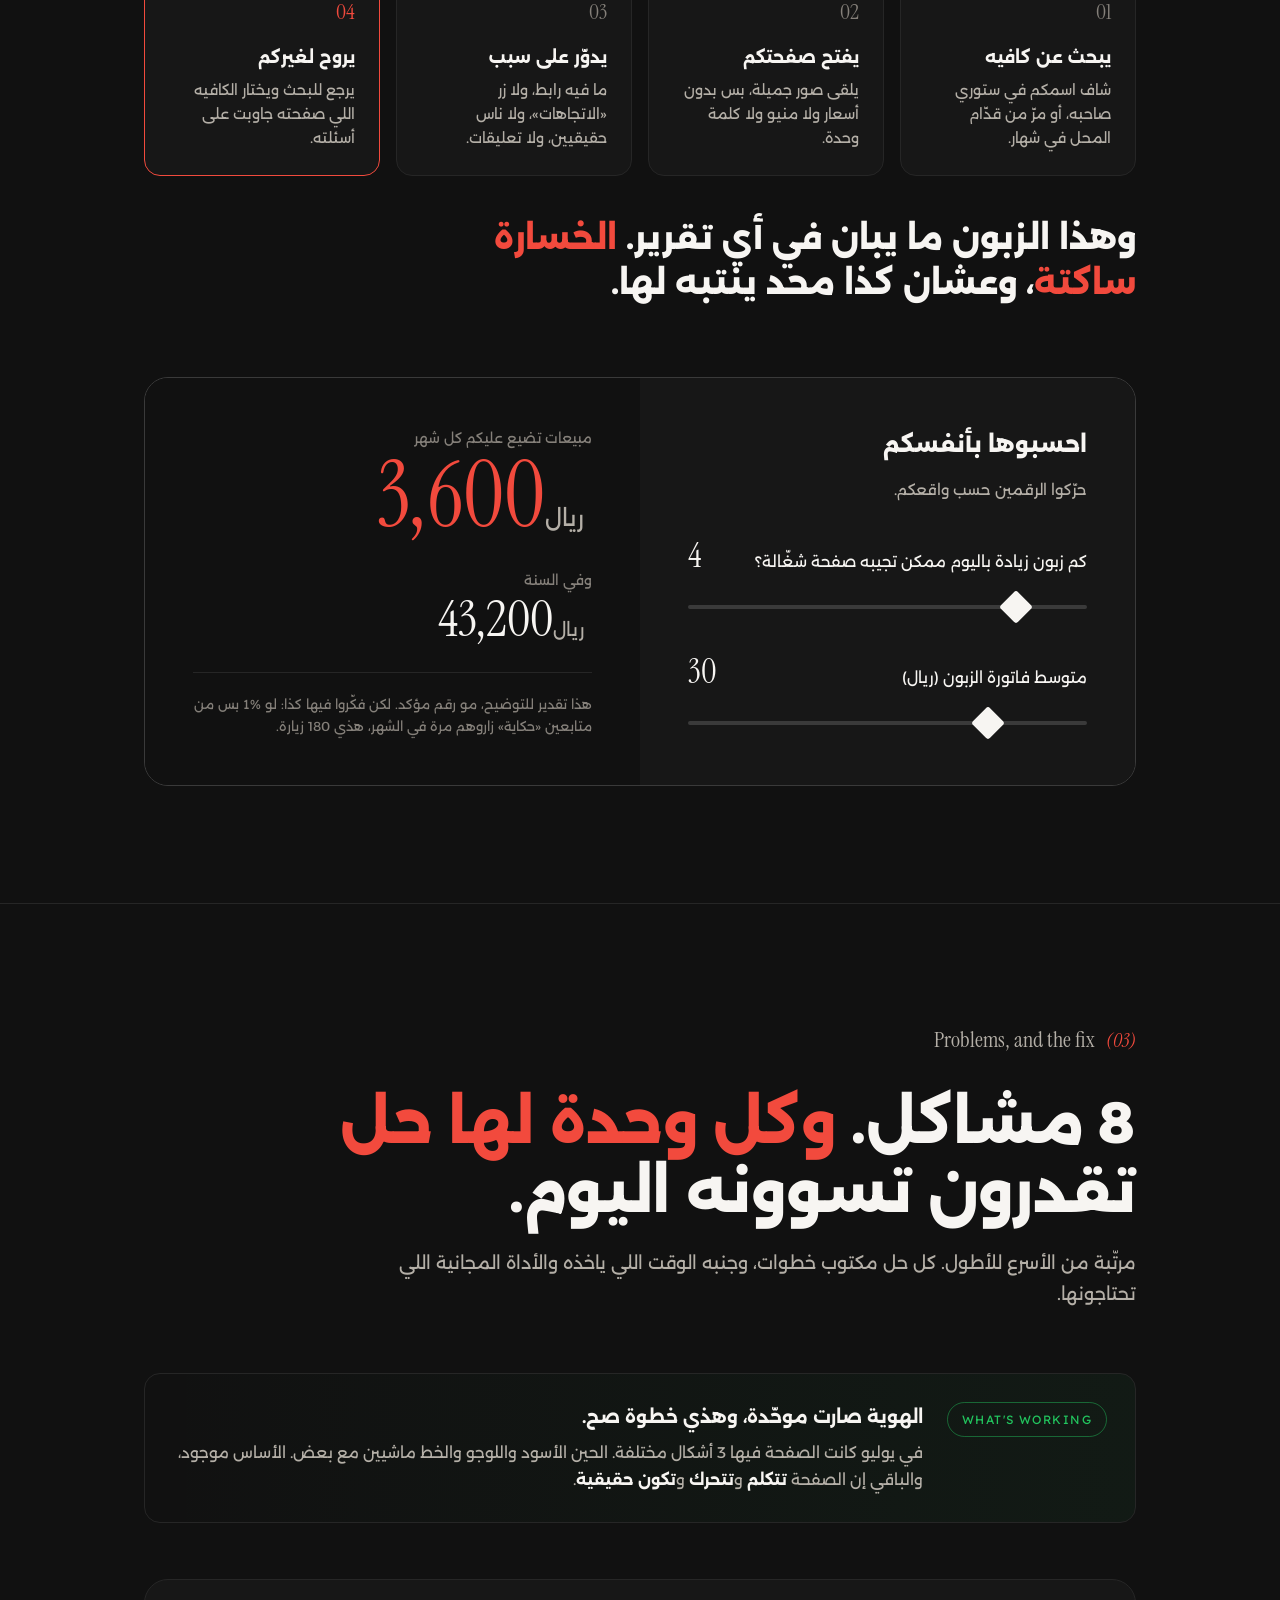
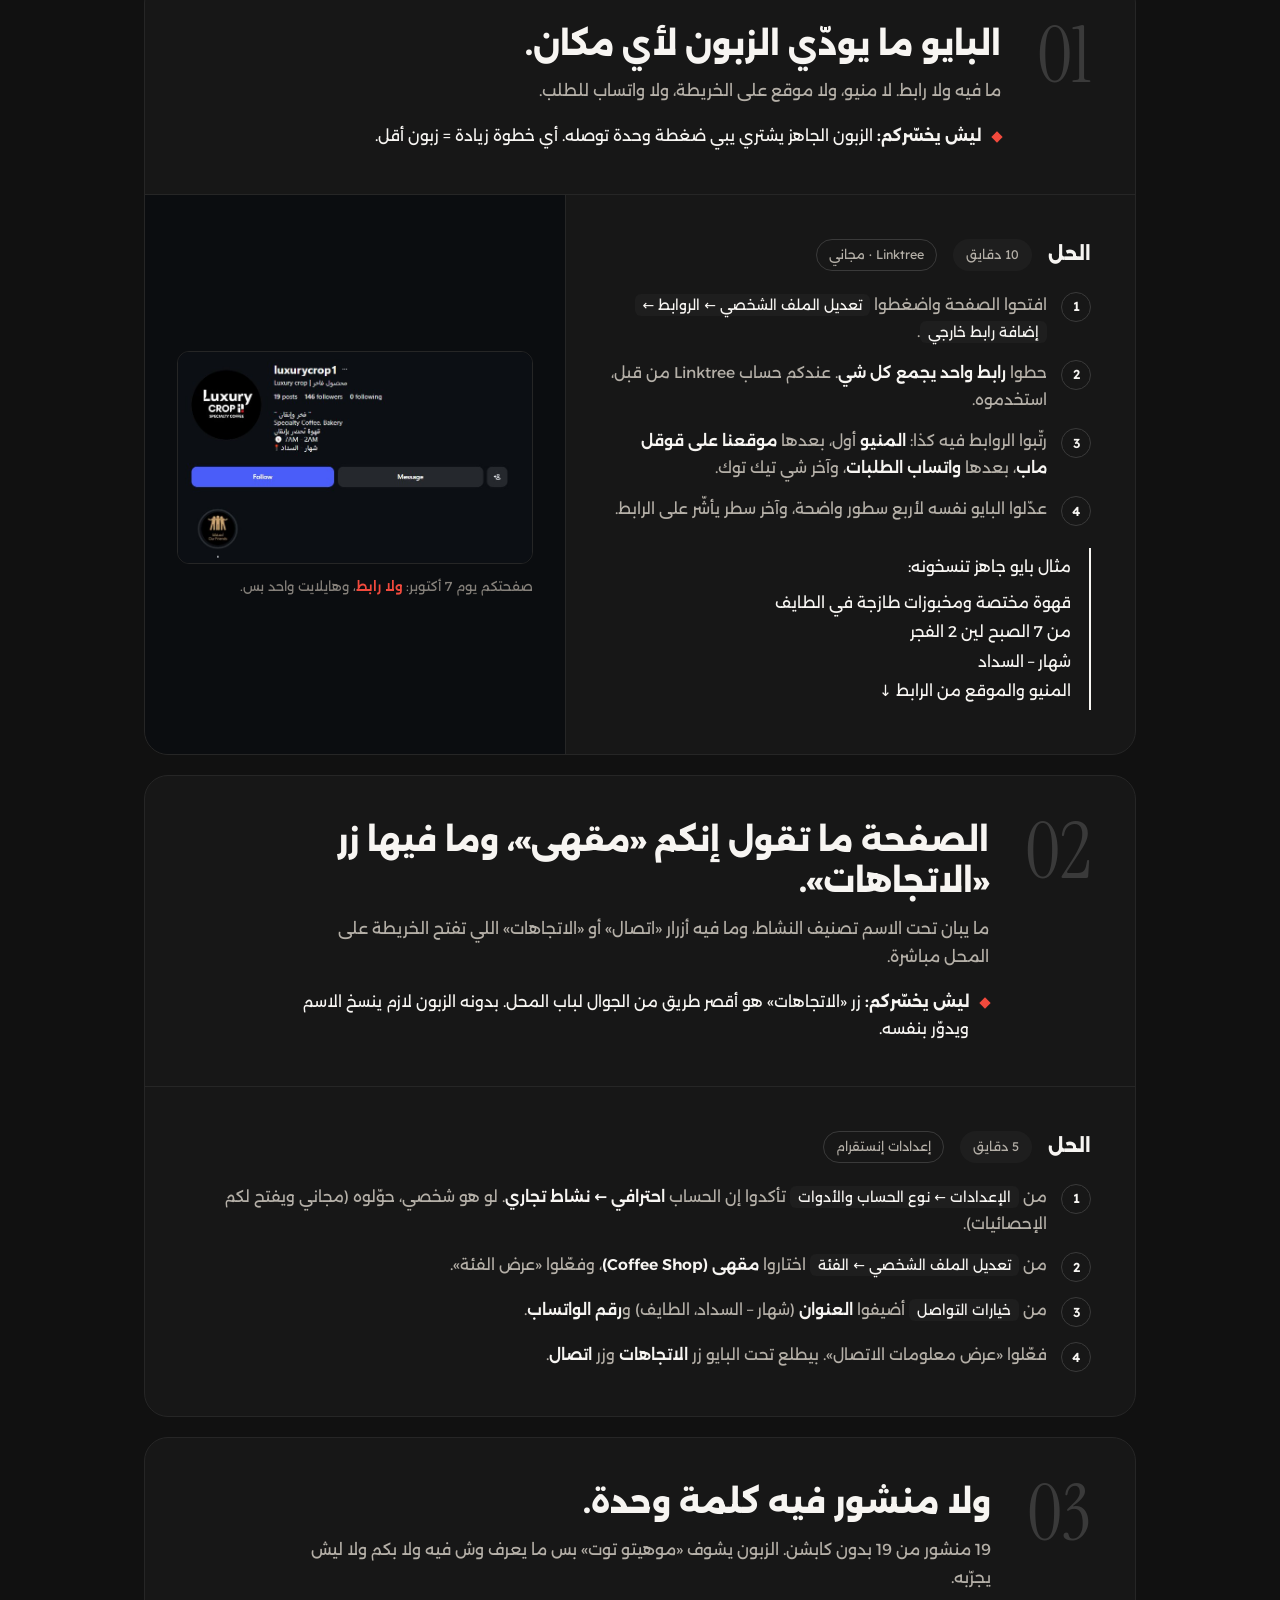
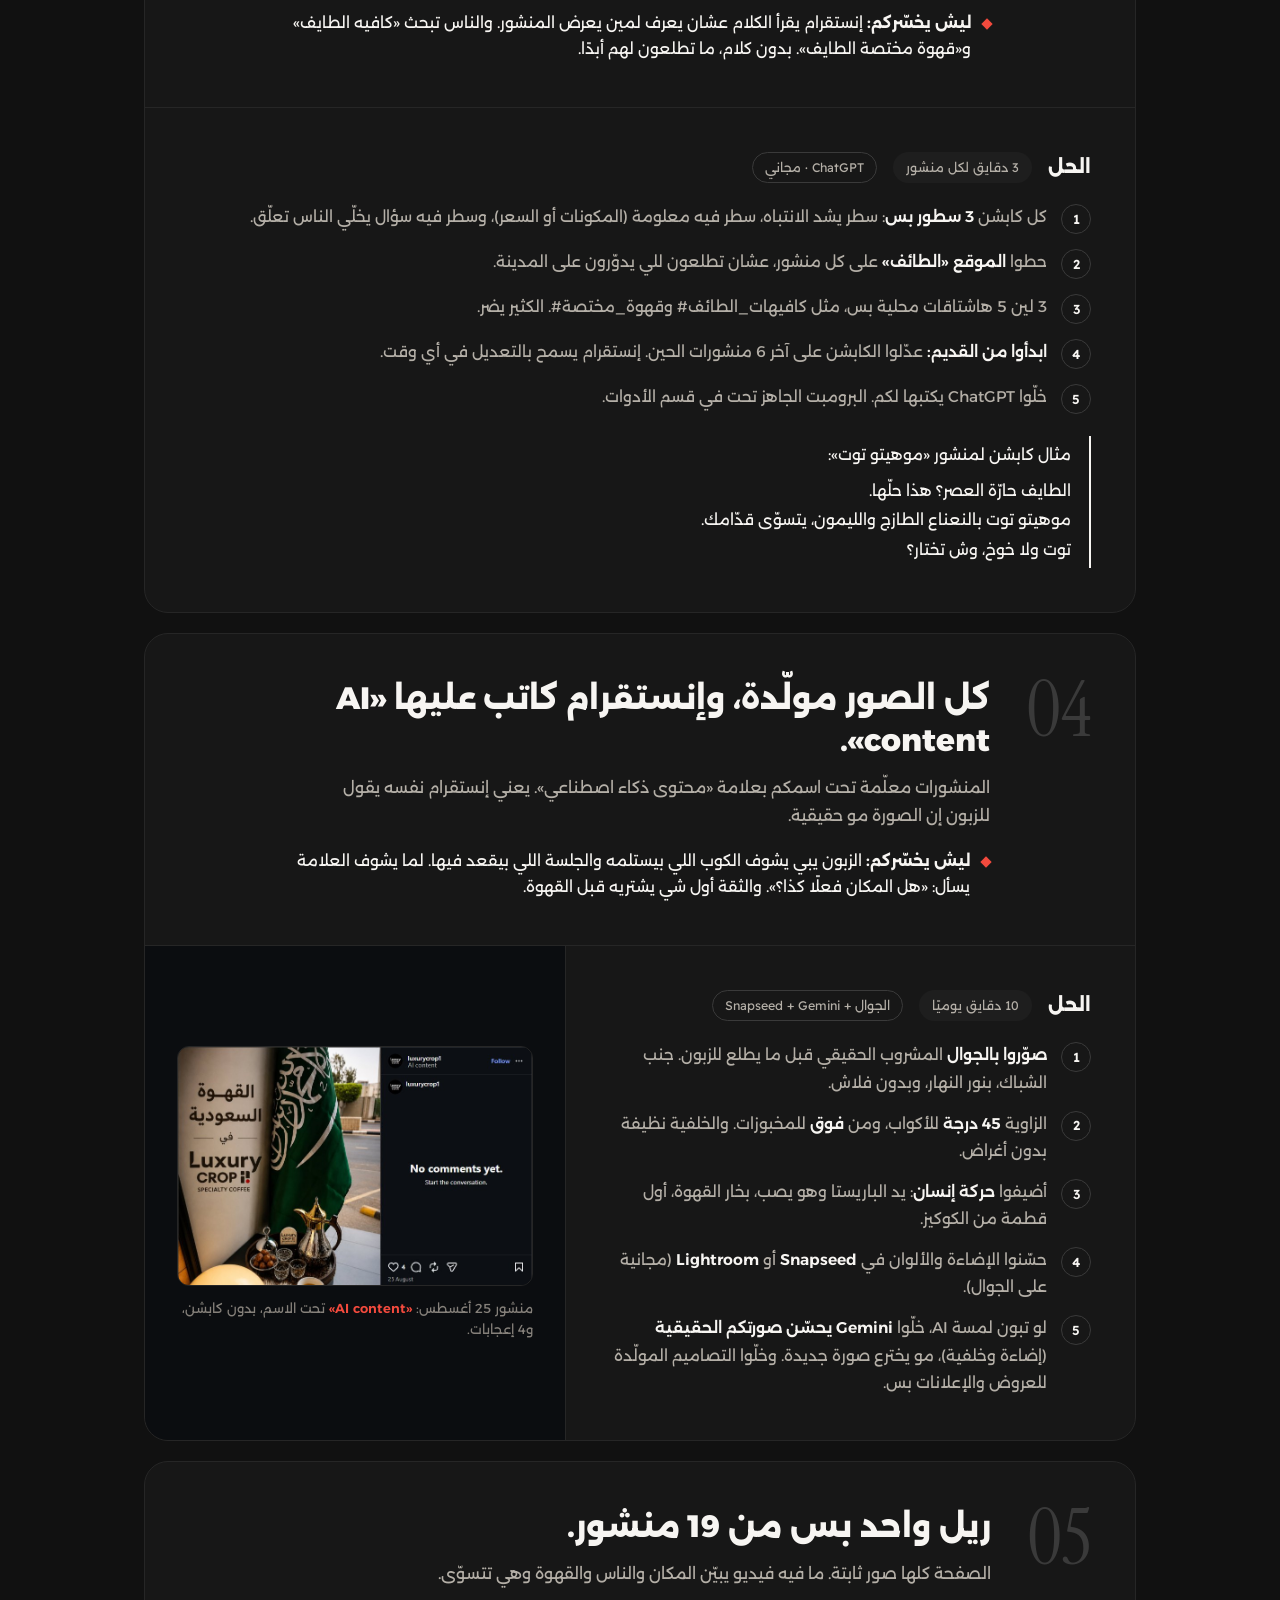
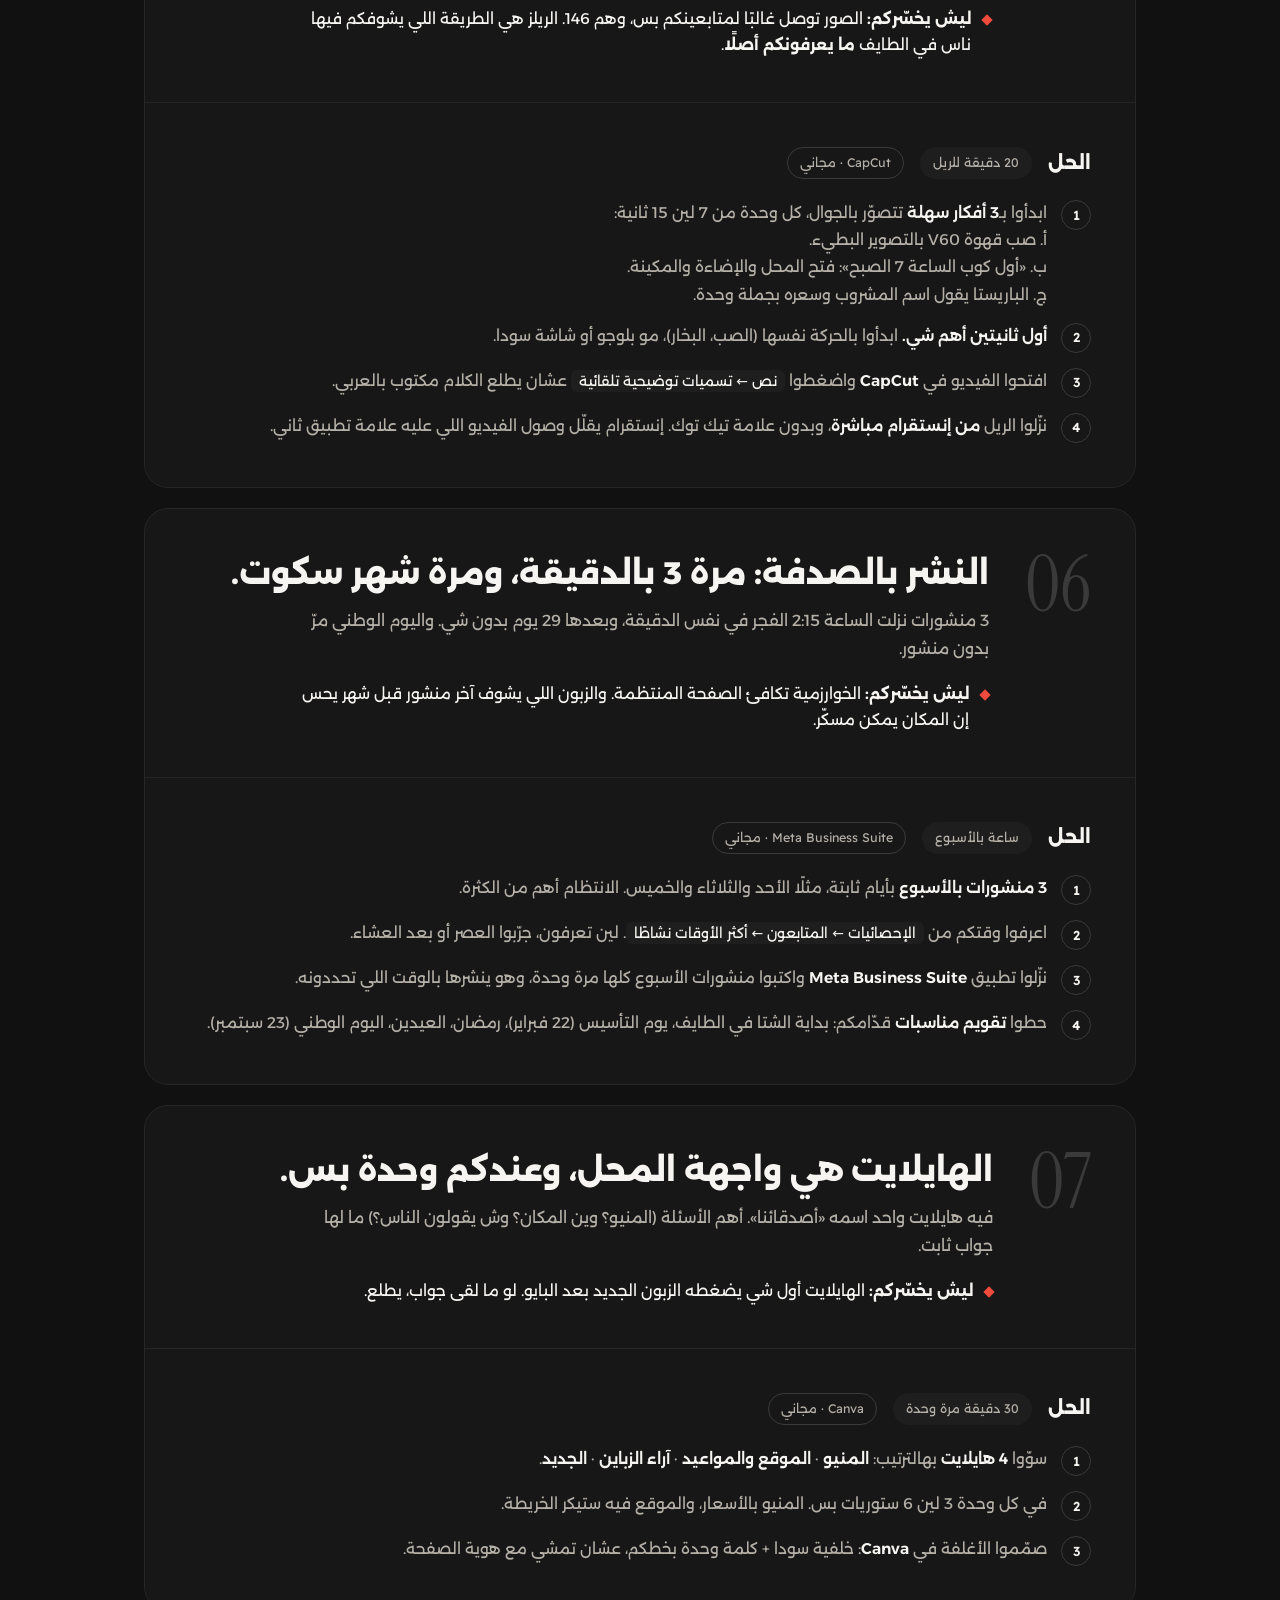
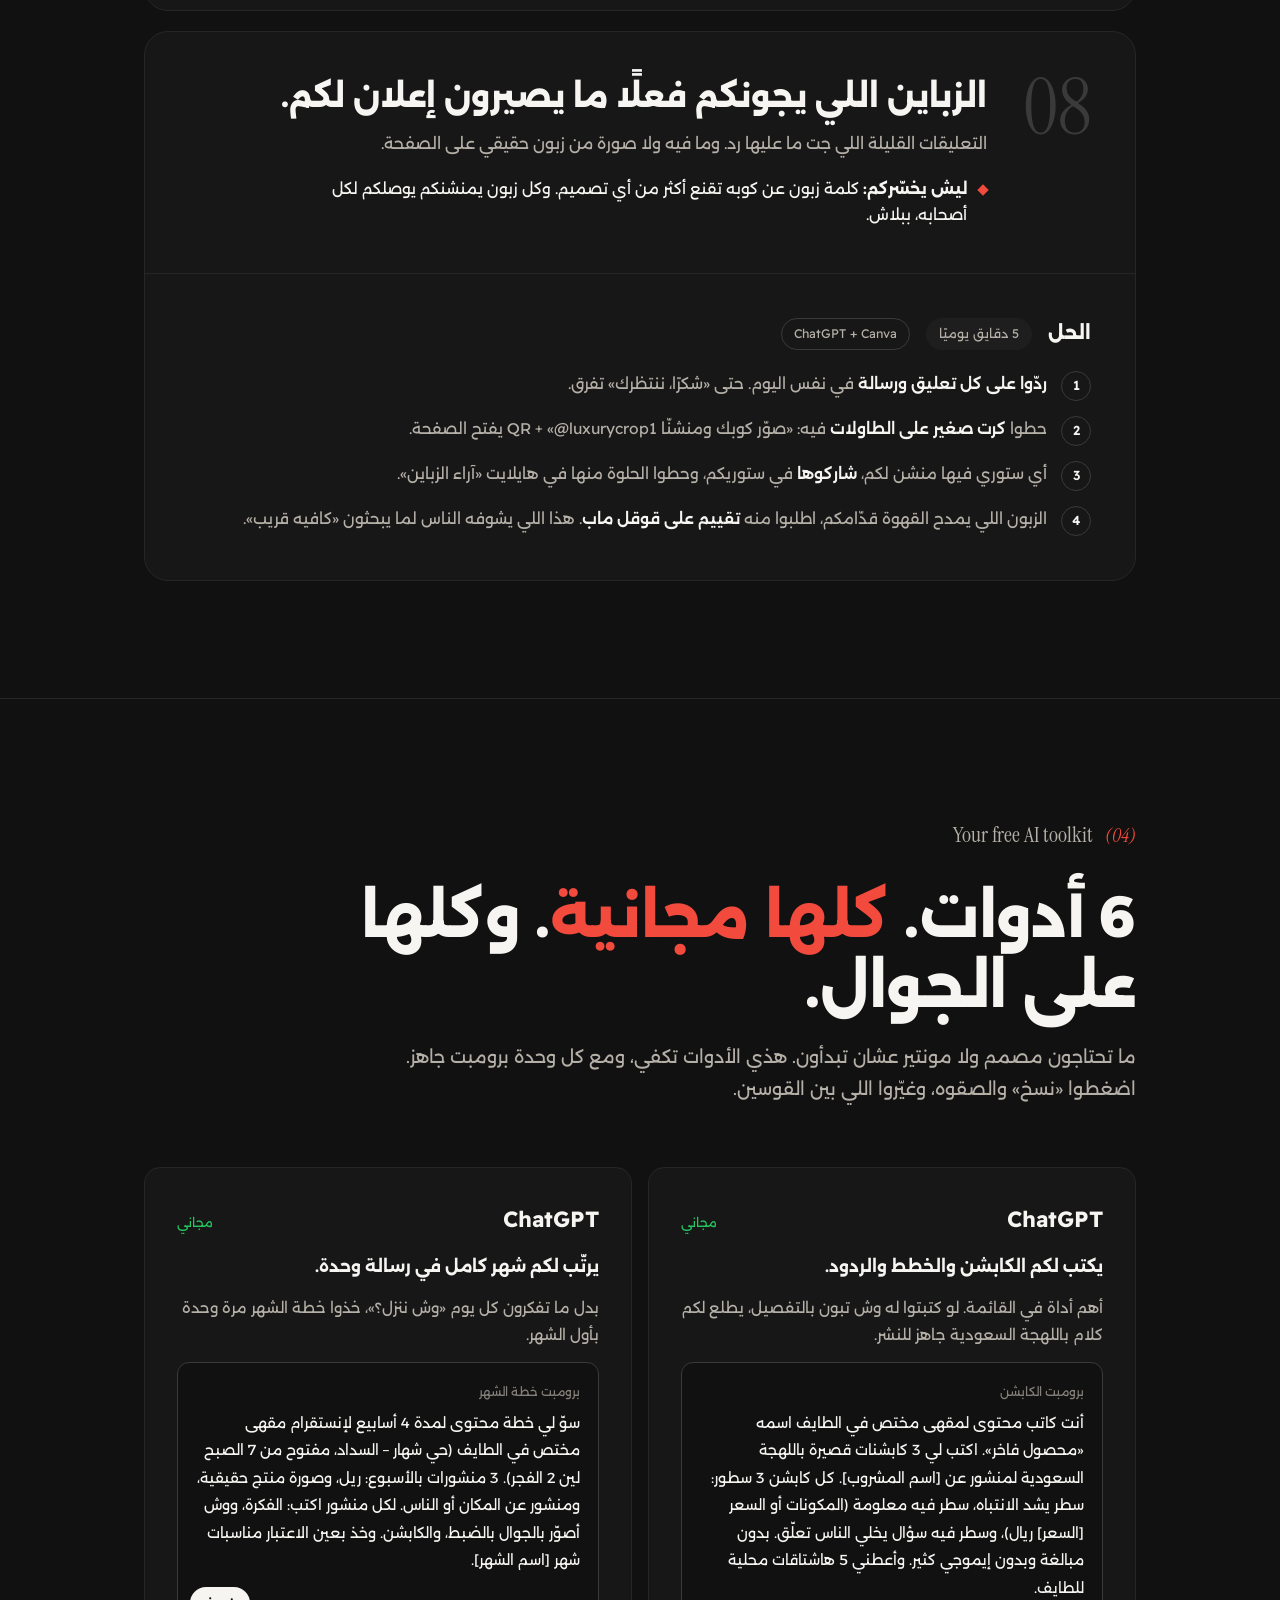
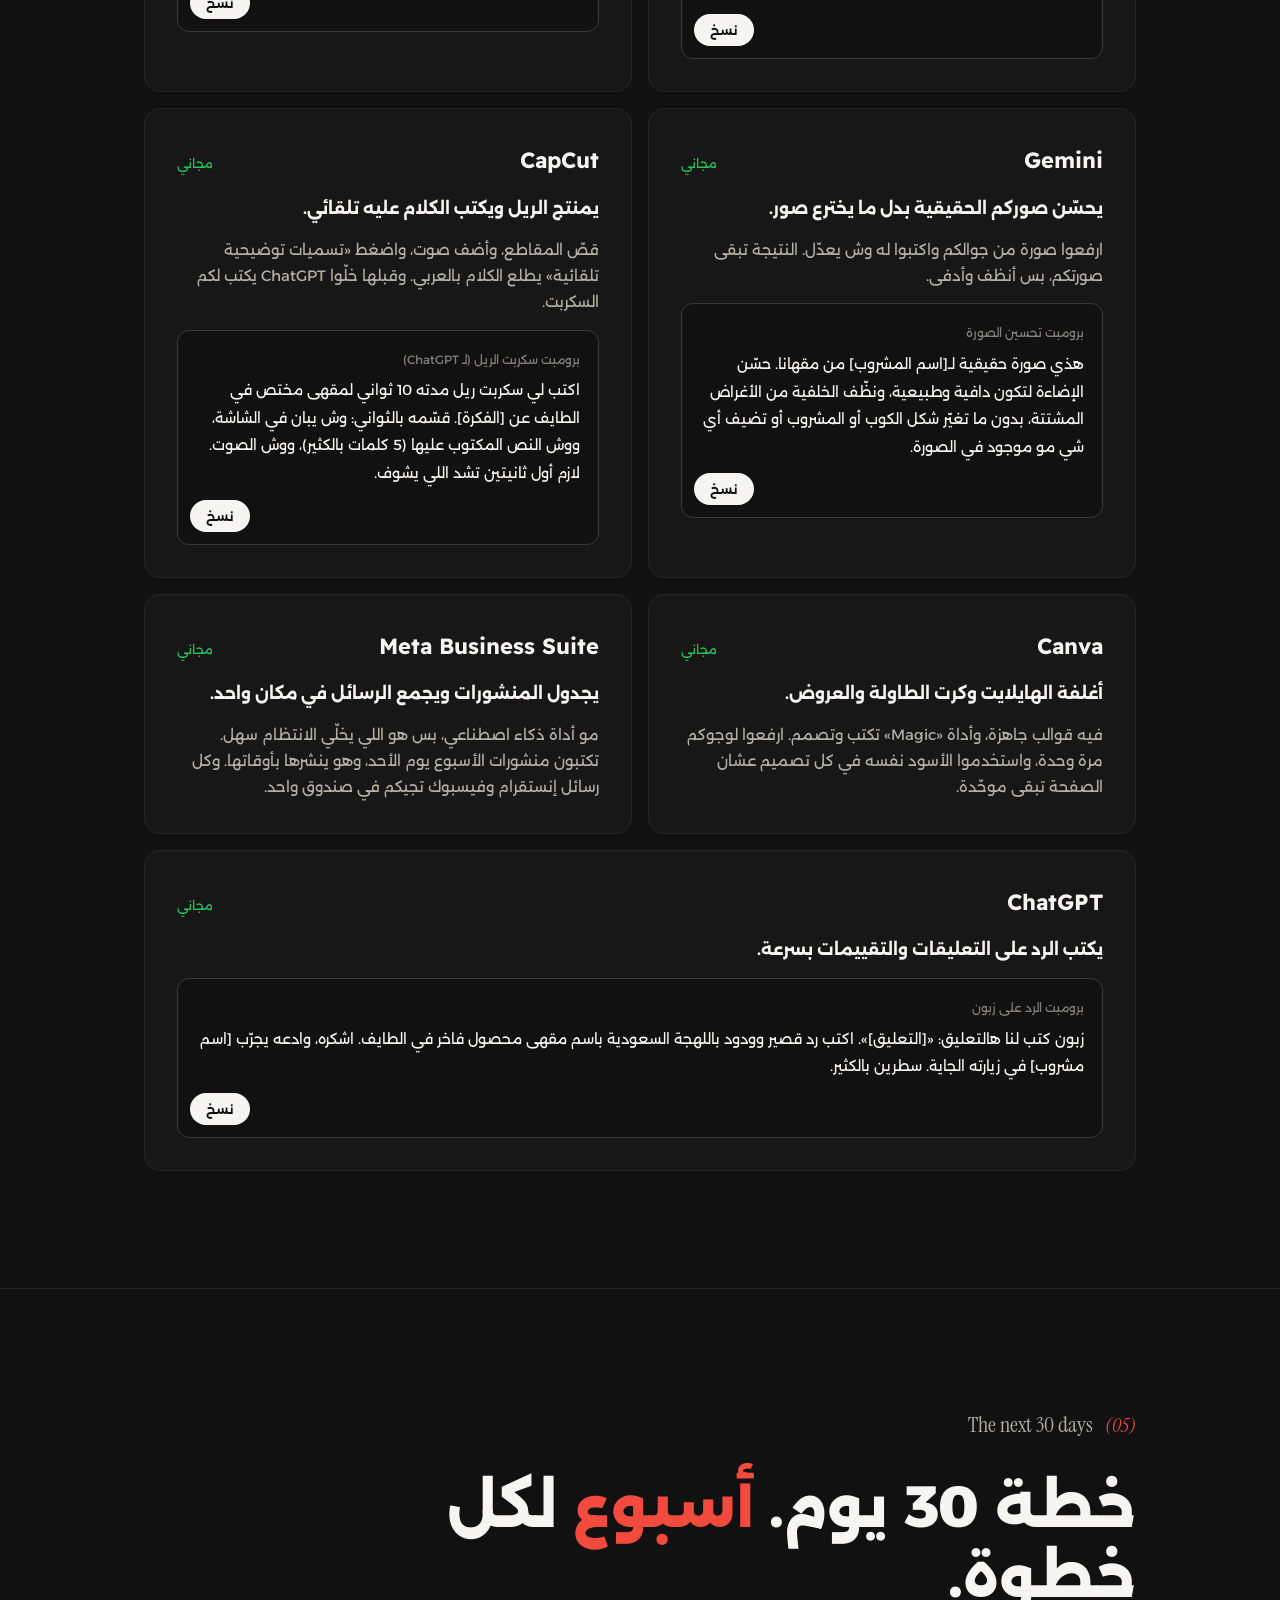
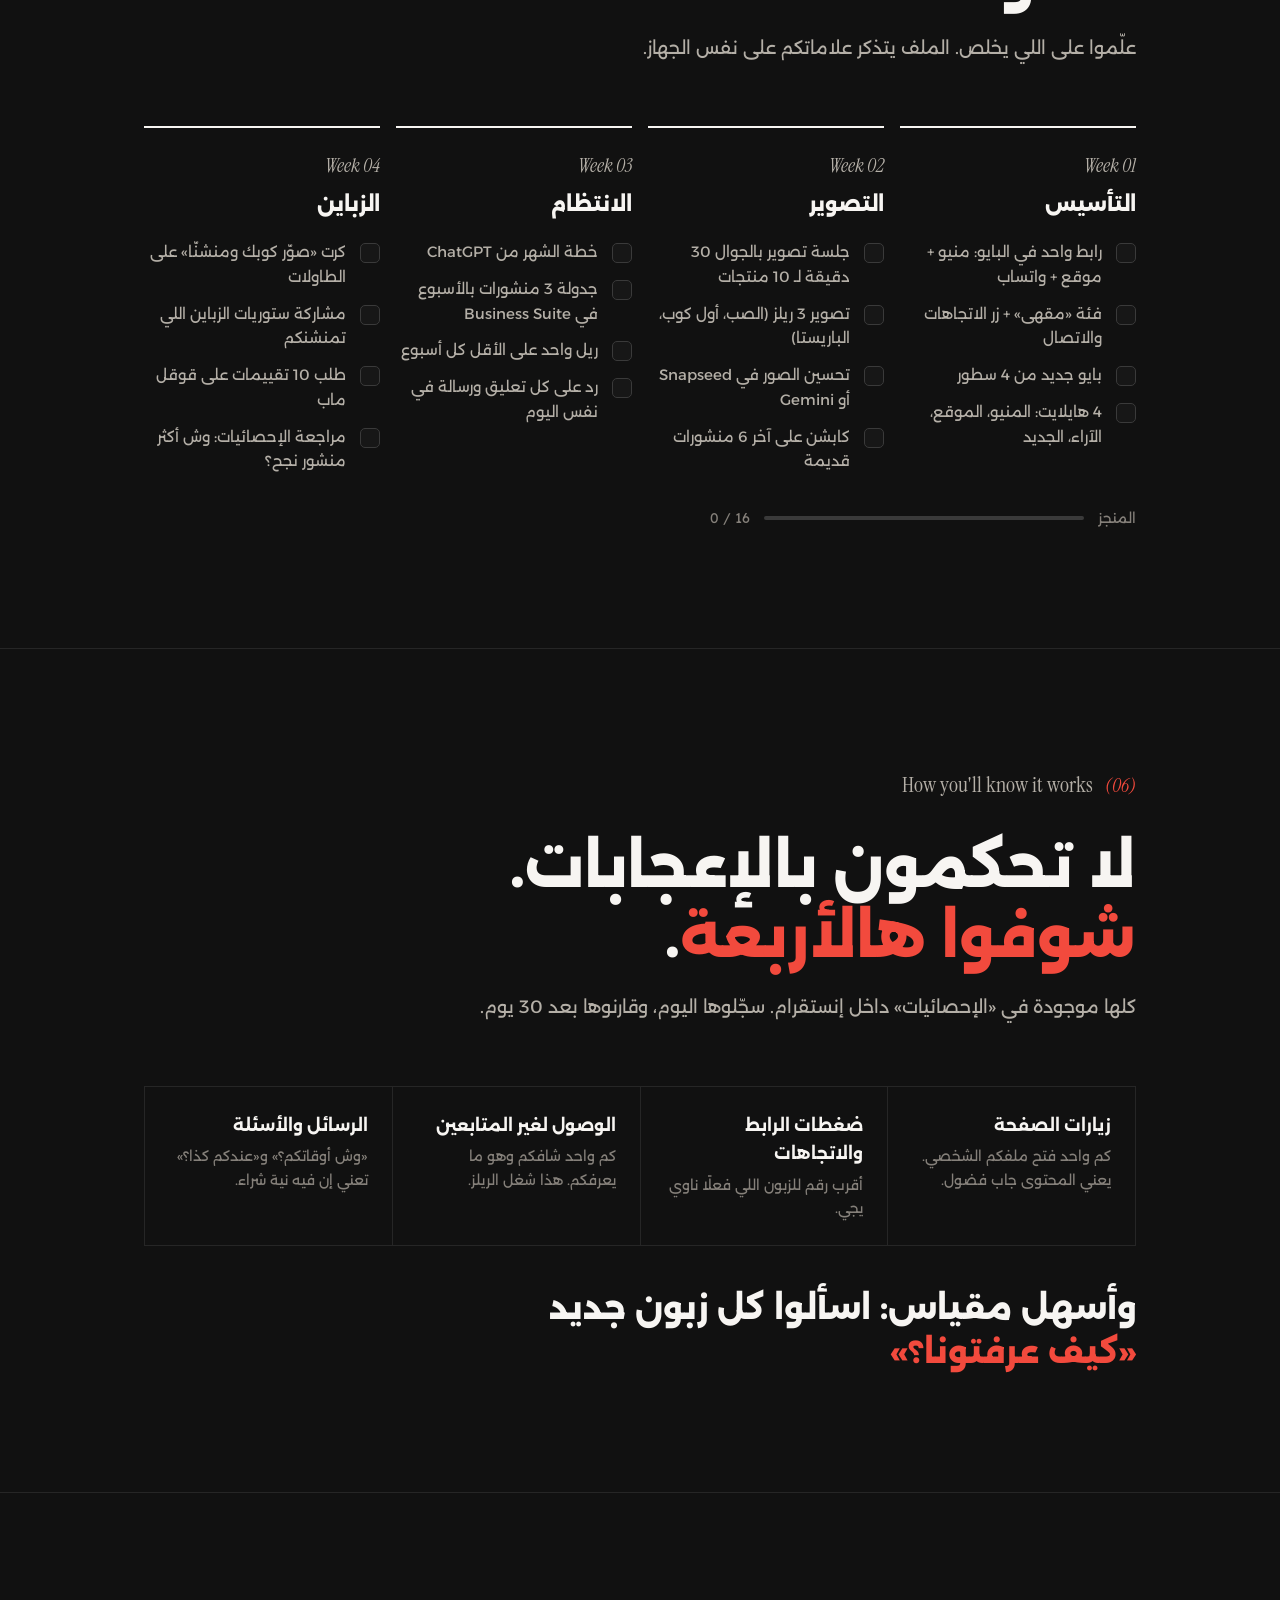
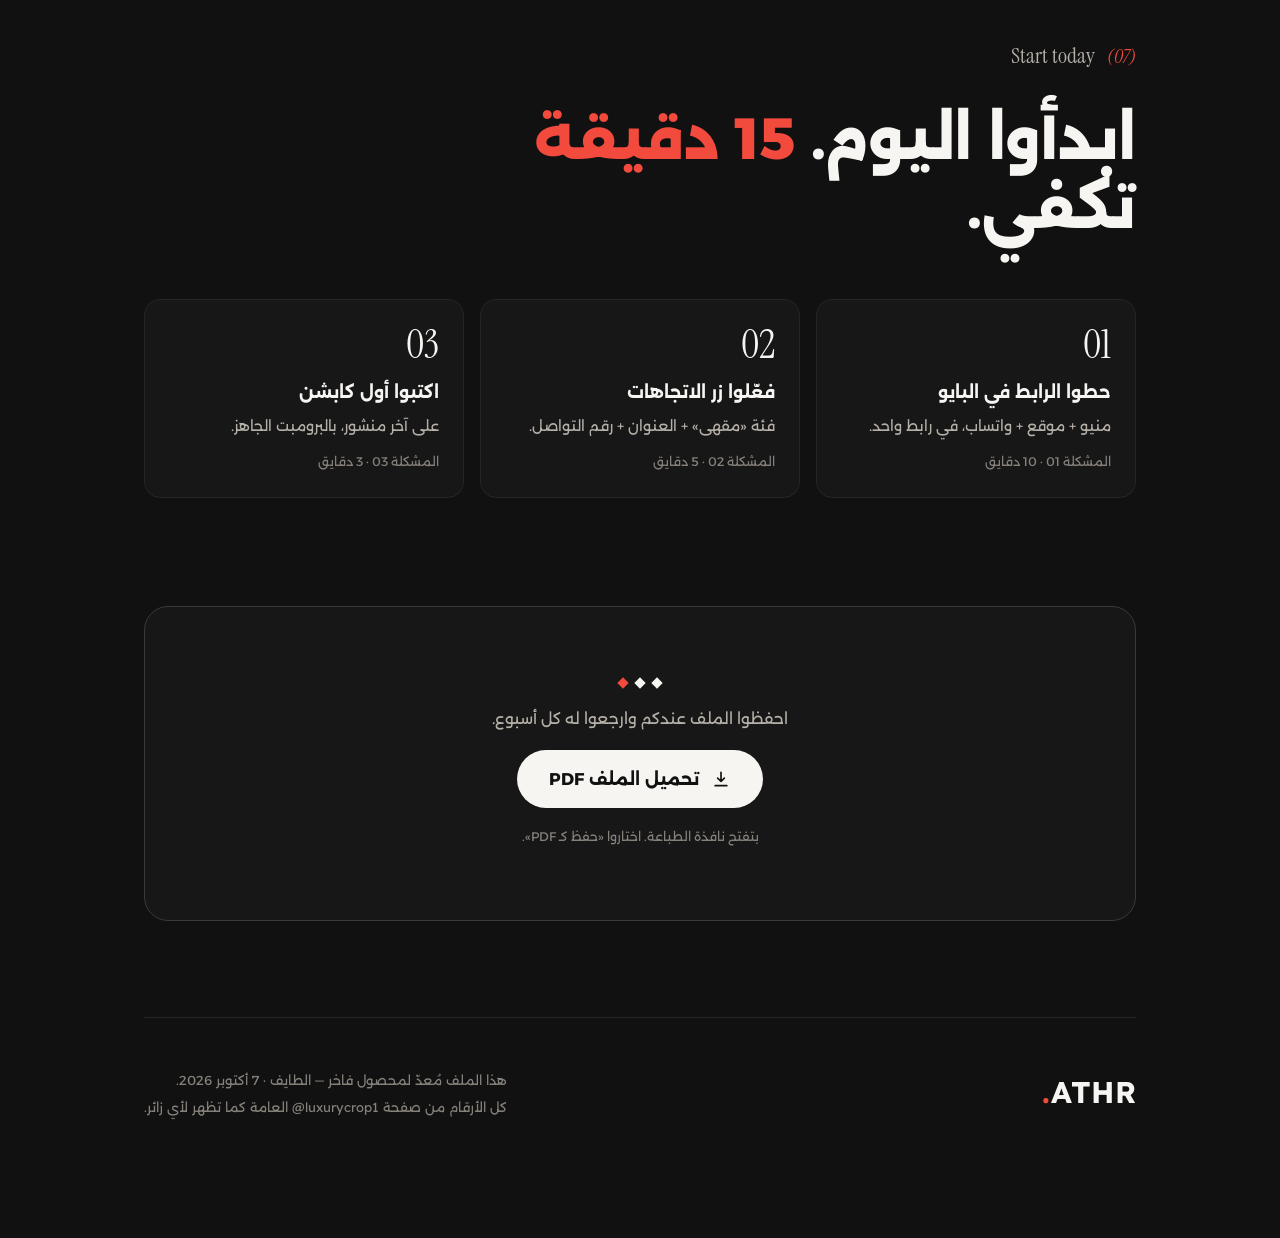
<file: luxury-crop/index.html>
<!doctype html>
<html lang="ar" dir="rtl">
<head>
<meta charset="utf-8">
<meta name="viewport" content="width=device-width, initial-scale=1, viewport-fit=cover">
<title>محصول فاخر · قراءة صفحة الإنستقرام · .ATHR</title>
<meta name="description" content="قراءة صريحة لصفحة @luxurycrop1 — كل مشكلة، وكم تكلّف، وكيف تنحل خطوة بخطوة بأدوات مجانية.">
<meta name="theme-color" content="#111111">
<meta name="robots" content="noindex">
<style>
@font-face{font-family:"Alexandria";src:url([data-uri]) format("woff2");font-weight:100 900;font-display:swap;unicode-range:U+0600-06FF,U+0750-077F,U+0870-088E,U+0890-0891,U+0897-08E1,U+08E3-08FF,U+200C-200E,U+2010-2011,U+204F,U+2E41,U+FB50-FDFF,U+FE70-FE74,U+FE76-FEFC}
@font-face{font-family:"Alexandria";src:url([data-uri]) format("woff2");font-weight:100 900;font-display:swap;unicode-range:U+0000-00FF,U+0131,U+0152-0153,U+02BB-02BC,U+02C6,U+02DA,U+02DC,U+2000-206F,U+20AC,U+2122,U+2212}
@font-face{font-family:"Readex Pro";src:url([data-uri]) format("woff2");font-weight:160 700;font-display:swap;unicode-range:U+0000-00FF,U+0131,U+0152-0153,U+02BB-02BC,U+02C6,U+02DA,U+02DC,U+2000-206F,U+20AC,U+2122,U+2212}
@font-face{font-family:"Instrument Serif";src:url([data-uri]) format("woff2");font-weight:400;font-style:normal;font-display:swap;unicode-range:U+0000-00FF,U+2000-206F}
@font-face{font-family:"Instrument Serif";src:url([data-uri]) format("woff2");font-weight:400;font-style:italic;font-display:swap;unicode-range:U+0000-00FF,U+2000-206F}

:root{
  --bg:#111111; --ink:#F7F5F2; --ink-2:#B4AFA7; --cap:#85807A;
  --surface:#171717; --surface-2:#1E1E1E; --line:#262626; --line-2:#3A3A3A;
  --accent:#F24A3D; --ok:#22C55E;
  --serif:"Instrument Serif",Georgia,serif;
  --ui:"Readex Pro","Alexandria",system-ui,sans-serif;
  --ar:"Alexandria","Readex Pro",system-ui,sans-serif;
  --gut:clamp(20px,5vw,80px);
  --r:16px;
  --ease:cubic-bezier(.16,1,.3,1);
}
*{box-sizing:border-box;margin:0;padding:0}
html{-webkit-text-size-adjust:100%;scroll-behavior:smooth}
body{background:var(--bg);color:var(--ink);font-family:var(--ar);font-size:17px;line-height:1.75;-webkit-font-smoothing:antialiased;overflow-x:hidden}
img{max-width:100%;display:block}
a{color:inherit}
.wrap{max-width:1120px;margin-inline:auto;padding-inline:var(--gut)}
.en{font-family:var(--ui);direction:ltr;unicode-bidi:isolate}
.serif{font-family:var(--serif);font-weight:400}
.dm{display:inline-block;width:8px;height:8px;background:var(--ink);transform:rotate(45deg)}
.dm--a{background:var(--accent)}
.dms{display:inline-flex;gap:9px;align-items:center}

/* ---------- top bar ---------- */
.bar{position:sticky;top:0;z-index:20;background:rgba(17,17,17,.86);backdrop-filter:blur(10px);-webkit-backdrop-filter:blur(10px);border-bottom:1px solid var(--line)}
.bar__in{height:64px;display:flex;align-items:center;justify-content:space-between;gap:16px}
.logo{font-family:var(--ui);font-weight:700;font-size:21px;letter-spacing:.01em;direction:ltr;text-decoration:none}
.logo b{color:var(--accent);font-weight:700}
a.logo{transition:opacity .25s var(--ease)}
a.logo:hover{opacity:.7}
a.logo:focus-visible{outline:2px solid var(--accent);outline-offset:4px;border-radius:4px}
.bar__for{display:flex;align-items:center;gap:12px;font-family:var(--ui);font-size:12px;color:var(--cap);letter-spacing:.08em;text-transform:uppercase;direction:ltr}
.bar__for img{height:20px;width:auto}
.progress{position:absolute;bottom:-1px;right:0;height:2px;background:var(--accent);width:0}

/* ---------- hero ---------- */
.hero{position:relative;min-height:calc(100svh - 64px);display:flex;flex-direction:column;padding-block:22svh 64px}
.hero__anchor{position:absolute;top:22svh;right:var(--gut);left:var(--gut);max-width:1120px;margin-inline:auto;display:flex;align-items:center;gap:16px;transform:translateY(-40px)}
.hero__anchor .line{height:2px;background:var(--ink);width:min(36%,360px);transform-origin:right;animation:draw 1.2s var(--ease) .15s both}
@keyframes draw{from{transform:scaleX(0)}}
.kicker{font-family:var(--serif);font-style:italic;font-size:clamp(18px,1.8vw,22px);color:var(--ink-2);direction:ltr;text-align:right;margin-bottom:22px}
.h1{font-weight:900;font-size:clamp(40px,7.4vw,96px);line-height:1.12;letter-spacing:-.01em;max-width:14ch}
.h1 em{font-style:normal;color:var(--accent)}
.hero__lead{max-width:56ch;color:var(--ink-2);font-size:clamp(17px,1.6vw,20px);margin-top:32px}
.hero__lead b{color:var(--ink);font-weight:700}
.hero__meta{display:flex;flex-wrap:wrap;gap:12px 40px;margin-top:auto;padding-top:64px;border-top:1px solid var(--line);font-size:14px;color:var(--cap)}
.hero__meta div{display:flex;flex-direction:column;gap:2px}
.hero__meta b{color:var(--ink);font-weight:600;font-size:16px}
.hero__brand{display:flex;align-items:center;gap:20px;margin-bottom:48px}
.hero__brand img{height:clamp(30px,4vw,44px);width:auto}
.hero__brand span{font-family:var(--ui);font-size:12px;letter-spacing:.14em;text-transform:uppercase;color:var(--cap);direction:ltr}
.hero__brand i{width:1px;height:32px;background:var(--line-2)}

/* ---------- sections ---------- */
.sec{padding-block:clamp(88px,13vh,150px);border-top:1px solid var(--line)}
.lab{display:flex;align-items:baseline;gap:12px;margin-bottom:28px;direction:ltr;justify-content:flex-end}
.lab i{font-family:var(--serif);font-style:italic;font-size:20px;color:var(--accent)}
.lab span{font-family:var(--serif);font-size:22px;color:var(--ink-2)}
.h2{font-weight:800;font-size:clamp(32px,4.6vw,58px);line-height:1.2;letter-spacing:-.005em;max-width:20ch}
.h2 em{font-style:normal;color:var(--accent)}
.sub{color:var(--ink-2);max-width:60ch;margin-top:20px;font-size:clamp(16px,1.4vw,18.5px)}
.sec__head{margin-bottom:clamp(48px,7vh,80px)}

/* stats */
.stats{display:grid;grid-template-columns:repeat(3,1fr);border-top:1px solid var(--line);border-right:1px solid var(--line)}
.stat{padding:28px 24px 26px;border-bottom:1px solid var(--line);border-left:1px solid var(--line);display:flex;flex-direction:column;gap:10px;min-height:190px}
.stat__n{font-family:var(--serif);font-size:clamp(60px,7vw,96px);line-height:.9;direction:ltr;text-align:right}
.stat__n small{font-size:.4em;color:var(--cap);margin-left:6px}
.stat--bad .stat__n{color:var(--accent)}
.stat__t{font-weight:700;font-size:16px}
.stat__d{color:var(--cap);font-size:14px;line-height:1.6;margin-top:auto}
.src{font-size:13px;color:var(--cap);margin-top:20px}

/* compare */
.compare{margin-top:clamp(64px,9vh,104px);display:grid;grid-template-columns:1fr 1.25fr;gap:clamp(32px,5vw,72px);align-items:center}
.compare__q{font-weight:800;font-size:clamp(26px,3vw,38px);line-height:1.3}
.compare__q em{font-style:normal;color:var(--accent)}
.compare__p{color:var(--ink-2);margin-top:16px;max-width:44ch}
.bars{display:flex;flex-direction:column;gap:28px}
.bars__row{display:grid;gap:10px}
.bars__top{display:flex;justify-content:space-between;align-items:baseline;gap:12px;font-size:15px}
.bars__top b{font-weight:700}
.bars__top span{color:var(--cap);font-size:13px}
.bars__n{font-family:var(--serif);font-size:34px;line-height:1;direction:ltr}
.bars__track{height:14px;background:var(--surface-2);border-radius:999px;overflow:hidden}
.bars__fill{height:100%;border-radius:999px;background:var(--ink-2);width:0;transition:width 1.4s var(--ease)}
.bars__fill--us{background:var(--accent);min-width:6px}

/* timeline */
.tl{margin-top:clamp(64px,9vh,104px);display:grid;grid-template-columns:repeat(4,1fr);gap:0;border-top:2px solid var(--ink);position:relative}
.tl__i{padding:22px 0 0 20px;position:relative}
.tl__i::before{content:"";position:absolute;top:-6px;right:0;width:10px;height:10px;background:var(--ink);transform:rotate(45deg)}
.tl__i--bad::before{background:var(--accent)}
.tl__d{font-family:var(--serif);font-style:italic;font-size:19px;color:var(--ink-2);direction:ltr;text-align:right}
.tl__t{font-weight:700;margin-top:6px;font-size:16.5px;line-height:1.5}
.tl__s{color:var(--cap);font-size:14px;margin-top:6px;line-height:1.6}

/* cost */
.leak{display:grid;grid-template-columns:repeat(4,1fr);gap:16px;counter-reset:lk}
.leak__s{background:var(--surface);border:1px solid var(--line);border-radius:var(--r);padding:24px;position:relative}
.leak__s::before{counter-increment:lk;content:"0" counter(lk);font-family:var(--serif);font-size:22px;color:var(--cap);display:block;margin-bottom:12px}
.leak__s b{display:block;font-weight:700;font-size:17px;margin-bottom:6px}
.leak__s p{color:var(--ink-2);font-size:14.5px;line-height:1.65}
.leak__s--end{border-color:var(--accent)}
.leak__s--end::before{color:var(--accent)}
.silent{margin-top:40px;font-weight:800;font-size:clamp(22px,2.6vw,32px);max-width:30ch;line-height:1.4}
.silent em{font-style:normal;color:var(--accent)}

.calc{margin-top:clamp(56px,8vh,88px);display:grid;grid-template-columns:1fr 1fr;border:1px solid var(--line-2);border-radius:24px;overflow:hidden}
.calc__in{padding:clamp(24px,4vw,48px);display:flex;flex-direction:column;gap:36px;background:var(--surface)}
.calc__in h3{font-weight:800;font-size:22px}
.calc__in > p{color:var(--ink-2);font-size:15px;margin-top:-24px}
.rng label{display:flex;justify-content:space-between;align-items:baseline;gap:12px;font-size:15.5px;margin-bottom:14px}
.rng output{font-family:var(--serif);font-size:34px;line-height:1;direction:ltr}
input[type=range]{-webkit-appearance:none;appearance:none;width:100%;height:4px;background:var(--line-2);border-radius:999px;outline:none;direction:rtl}
input[type=range]::-webkit-slider-thumb{-webkit-appearance:none;width:24px;height:24px;background:var(--ink);transform:rotate(45deg);border-radius:3px;cursor:pointer;border:0}
input[type=range]::-moz-range-thumb{width:20px;height:20px;background:var(--ink);transform:rotate(45deg);border-radius:3px;cursor:pointer;border:0}
input[type=range]:focus-visible::-webkit-slider-thumb{outline:2px solid var(--accent);outline-offset:3px}
.calc__out{padding:clamp(24px,4vw,48px);display:flex;flex-direction:column;justify-content:center;gap:28px;background:var(--bg)}
.calc__k{font-size:14px;color:var(--cap)}
.calc__v{font-family:var(--serif);font-size:clamp(56px,7vw,92px);line-height:1;direction:ltr;text-align:right;color:var(--accent)}
.calc__v small{font-family:var(--ar);font-size:.26em;color:var(--ink-2);margin-right:8px}
.calc__v2{font-family:var(--serif);font-size:clamp(36px,4vw,52px);line-height:1;direction:ltr;text-align:right}
.calc__v2 small{font-family:var(--ar);font-size:.36em;color:var(--ink-2);margin-right:8px}
.calc__note{font-size:13px;color:var(--cap);line-height:1.7;border-top:1px solid var(--line);padding-top:20px}

/* good */
.good{display:grid;grid-template-columns:auto 1fr;gap:24px;align-items:start;border:1px solid var(--line);border-radius:var(--r);padding:28px;margin-bottom:56px;background:linear-gradient(90deg,transparent,rgba(34,197,94,.05))}
.good__tag{font-family:var(--ui);font-size:12px;letter-spacing:.12em;color:var(--ok);border:1px solid rgba(34,197,94,.45);border-radius:999px;padding:6px 14px;direction:ltr;white-space:nowrap}
.good > div > b{font-weight:700;font-size:18px;display:block;margin-bottom:6px}
.good p b{color:var(--ink);font-weight:700}
.good p{color:var(--ink-2);font-size:15.5px}

/* problems */
.probs{display:flex;flex-direction:column;gap:20px}
.pb{border:1px solid var(--line);border-radius:24px;background:var(--surface);overflow:hidden}
.pb__head{display:grid;grid-template-columns:auto 1fr;gap:clamp(16px,3vw,36px);padding:clamp(24px,3.6vw,44px);align-items:start}
.pb__n{font-family:var(--serif);font-size:clamp(56px,6vw,84px);line-height:.85;color:var(--line-2);direction:ltr;min-width:1.4ch}
.pb__t{font-weight:800;font-size:clamp(22px,2.5vw,31px);line-height:1.35}
.pb__what{color:var(--ink-2);margin-top:12px;max-width:62ch;font-size:16px}
.pb__cost{margin-top:18px;display:flex;gap:12px;align-items:flex-start;max-width:64ch;font-size:15.5px;line-height:1.7}
.pb__cost::before{content:"";flex:none;width:8px;height:8px;background:var(--accent);transform:rotate(45deg);margin-top:10px}
.pb__cost b{color:var(--ink);font-weight:700}
.pb__body{display:grid;grid-template-columns:1fr;border-top:1px solid var(--line)}
.pb__body--shot{grid-template-columns:1.35fr 1fr}
.fix{padding:clamp(24px,3.6vw,44px)}
.fix__h{display:flex;flex-wrap:wrap;align-items:center;gap:10px 16px;margin-bottom:20px}
.fix__h strong{font-weight:800;font-size:18px}
.chip{font-family:var(--ui);font-size:12.5px;border:1px solid var(--line-2);border-radius:999px;padding:4px 12px;color:var(--ink-2);direction:rtl}
.chip--t{border-color:transparent;background:var(--surface-2)}
.steps{list-style:none;counter-reset:st;display:flex;flex-direction:column;gap:14px}
.steps li{counter-increment:st;display:grid;grid-template-columns:32px 1fr;gap:12px;font-size:15.5px;line-height:1.75;color:var(--ink-2)}
.steps li::before{content:counter(st);font-family:var(--ui);font-size:13px;font-weight:600;width:28px;height:28px;border:1px solid var(--line-2);border-radius:50%;display:grid;place-items:center;color:var(--ink);margin-top:1px}
.steps li b{color:var(--ink);font-weight:600}
.path{font-family:var(--ar);font-size:14px;background:var(--surface-2);border-radius:6px;padding:2px 8px;color:var(--ink);-webkit-box-decoration-break:clone;box-decoration-break:clone}
.ex{margin-top:22px;border-right:2px solid var(--ink);padding:4px 18px 4px 0}
.ex__k{font-size:12.5px;color:var(--cap);margin-bottom:6px}
.ex p{font-size:15.5px;line-height:1.9;color:var(--ink);white-space:pre-line}
.shot{border-right:1px solid var(--line);background:#0b0d10;padding:clamp(18px,2.6vw,32px);display:flex;flex-direction:column;justify-content:center;gap:12px}
.shot img{border-radius:12px;border:1px solid var(--line)}
.shot figcaption{font-size:13px;color:var(--cap);line-height:1.6}
.shot figcaption b{color:var(--accent);font-weight:600}

/* tools */
.tools{display:grid;grid-template-columns:repeat(2,1fr);gap:16px}
.tool{border:1px solid var(--line);border-radius:var(--r);padding:clamp(22px,3vw,32px);background:var(--surface);display:flex;flex-direction:column;gap:14px}
.tool__top{display:flex;justify-content:space-between;align-items:baseline;gap:12px}
.tool__name{font-family:var(--ui);font-weight:700;font-size:22px;direction:ltr}
.tool__free{font-size:12.5px;color:var(--ok)}
.tool__job{font-weight:700;font-size:16.5px}
.tool__how{color:var(--ink-2);font-size:15px;line-height:1.75}
.prompt{position:relative;background:var(--bg);border:1px solid var(--line-2);border-radius:12px;padding:18px 18px 56px;font-size:14.5px;line-height:1.9;color:var(--ink);white-space:pre-line}
.prompt__k{display:block;font-size:12px;color:var(--cap);margin-bottom:6px}
.copy{position:absolute;left:12px;bottom:12px;font-family:var(--ar);font-size:13px;font-weight:600;background:var(--ink);color:var(--bg);border:0;border-radius:999px;padding:8px 16px;cursor:pointer;transition:background .2s}
.copy:hover{background:var(--accent);color:var(--ink)}
.copy.is-done{background:var(--ok);color:#0b0b0b}
.tool--wide{grid-column:1/-1}

/* plan */
.weeks{display:grid;grid-template-columns:repeat(4,1fr);gap:16px}
.wk{border-top:2px solid var(--ink);padding-top:20px}
.wk__n{font-family:var(--serif);font-style:italic;font-size:20px;color:var(--ink-2);direction:ltr;text-align:right}
.wk__t{font-weight:800;font-size:20px;margin:4px 0 18px}
.chk{display:flex;flex-direction:column;gap:12px}
.chk label{display:grid;grid-template-columns:22px 1fr;gap:12px;font-size:15px;line-height:1.65;color:var(--ink-2);cursor:pointer}
.chk input{appearance:none;-webkit-appearance:none;width:20px;height:20px;border:1px solid var(--line-2);border-radius:5px;margin-top:3px;cursor:pointer;display:grid;place-items:center;background:var(--surface)}
.chk input:checked{background:var(--ink);border-color:var(--ink)}
.chk input:checked::after{content:"";width:10px;height:5px;border-left:2px solid var(--bg);border-bottom:2px solid var(--bg);transform:rotate(-45deg) translate(1px,-1px)}
.chk input:checked + span{color:var(--cap);text-decoration:line-through;text-decoration-color:var(--line-2)}
.chk input:focus-visible{outline:2px solid var(--accent);outline-offset:2px}
.done{margin-top:32px;font-size:14px;color:var(--cap);display:flex;align-items:center;gap:14px}
.done__track{flex:1;max-width:320px;height:4px;background:var(--line-2);border-radius:999px;overflow:hidden}
.done__fill{height:100%;width:0;background:var(--accent);transition:width .5s var(--ease)}

/* measure */
.meas{display:grid;grid-template-columns:repeat(4,1fr);border-top:1px solid var(--line);border-right:1px solid var(--line)}
.meas div{padding:24px;border-bottom:1px solid var(--line);border-left:1px solid var(--line)}
.meas b{display:block;font-weight:700;font-size:16.5px;margin-bottom:6px}
.meas p{color:var(--cap);font-size:14px;line-height:1.65}
.ask{margin-top:40px;font-weight:800;font-size:clamp(22px,2.6vw,32px);line-height:1.4;max-width:28ch}
.ask em{font-style:normal;color:var(--accent)}

/* end */
.end{padding-block:clamp(104px,16vh,180px) 64px;border-top:1px solid var(--line);position:relative}
.end .h2{max-width:16ch}
.today{margin-top:56px;display:grid;grid-template-columns:repeat(3,1fr);gap:16px;counter-reset:td}
.today div{border:1px solid var(--line);border-radius:var(--r);padding:24px;background:var(--surface)}
.today div::before{counter-increment:td;content:"0" counter(td);font-family:var(--serif);font-size:40px;line-height:1;display:block;margin-bottom:14px;color:var(--ink)}
.today b{display:block;font-weight:700;font-size:17px;margin-bottom:6px}
.today p{color:var(--ink-2);font-size:14.5px}
.today small{display:block;margin-top:12px;font-size:12.5px;color:var(--cap)}
.dl{margin-top:clamp(88px,12vh,140px);display:flex;flex-direction:column;align-items:center;text-align:center;gap:18px;padding:clamp(40px,6vw,72px) 24px;border:1px solid var(--line-2);border-radius:24px;background:var(--surface)}
.dl p{color:var(--ink-2);font-size:15.5px;max-width:44ch}
.btn{display:inline-flex;align-items:center;gap:12px;font-family:var(--ar);font-weight:700;font-size:17px;background:var(--ink);color:var(--bg);border:0;border-radius:999px;padding:0 32px;min-height:58px;cursor:pointer;transition:background .25s var(--ease),color .25s var(--ease),transform .25s var(--ease)}
.btn:hover{background:var(--accent);color:var(--ink)}
.btn:active{transform:scale(.98)}
.btn svg{width:20px;height:20px}
.dl small{font-size:12.5px;color:var(--cap)}
.foot{padding-block:48px 56px;border-top:1px solid var(--line);margin-top:96px;display:flex;justify-content:space-between;align-items:flex-end;gap:24px;flex-wrap:wrap;font-size:13px;color:var(--cap)}
.foot .logo{font-size:30px;color:var(--ink)}
.foot__r{display:flex;flex-direction:column;gap:4px;max-width:46ch}

/* reveal */
.js [data-r]{opacity:0;transform:translateY(24px);transition:opacity 1s var(--ease),transform 1s var(--ease)}
.js [data-r].in{opacity:1;transform:none}
@media (prefers-reduced-motion:reduce){.js [data-r]{opacity:1;transform:none;transition:none}.hero__anchor .line{animation:none}html{scroll-behavior:auto}}

/* responsive */
@media screen and (max-width:900px){
  .stats{grid-template-columns:repeat(2,1fr)}
  .compare,.calc{grid-template-columns:1fr}
  .tl{grid-template-columns:1fr 1fr;row-gap:32px}
  .leak{grid-template-columns:1fr 1fr}
  .pb__body--shot{grid-template-columns:1fr}
  .shot{border-right:0;border-top:1px solid var(--line);order:-1}
  .tools{grid-template-columns:1fr}
  .weeks{grid-template-columns:1fr 1fr;row-gap:40px}
  .meas{grid-template-columns:1fr 1fr}
  .today{grid-template-columns:1fr}
}
@media screen and (max-width:560px){
  body{font-size:16px}
  .bar__for span{display:none}
  .hero{padding-top:18svh}
  .hero__anchor{top:18svh;transform:translateY(-28px)}
  .stat{min-height:0;padding:22px 18px}
  .stat__n{font-size:58px}
  .tl,.leak,.weeks,.meas{grid-template-columns:1fr}
  .pb__head{grid-template-columns:1fr;gap:8px}
  .pb__n{font-size:48px}
  .good{grid-template-columns:1fr}
  .good__tag{justify-self:start}
  .steps li{grid-template-columns:28px 1fr;gap:10px}
}

/* print → PDF */
@page{size:A4;margin:0}
@media print{
  html,body{background:#111 !important;-webkit-print-color-adjust:exact;print-color-adjust:exact}
  body{font-size:12.5px}
  .bar,.dl,.copy,.progress{display:none !important}
  .js [data-r]{opacity:1 !important;transform:none !important}
  .wrap{max-width:none;padding-inline:14mm}
  .hero{min-height:0;height:297mm;padding-block:70mm 16mm;break-after:page}
  .hero__anchor{top:62mm;transform:none}
  .sec{padding-block:14mm;break-before:page}
  .h1{font-size:54px}
  .h2{font-size:32px}
  .stat__n{font-size:58px}
  .pb,.tool,.wk,.leak__s,.stat,.today div,.calc,.good,.compare,.tl{break-inside:avoid}
  .pb{margin-bottom:6mm}
  .probs{display:block}
  .bars__fill{transition:none}
  .prompt{padding-bottom:18px}
  .end{break-before:page;padding-block:14mm}
  .today{margin-top:10mm}
  .stat{min-height:0}
  .tl,.compare{margin-top:12mm}
  .sec__head{margin-bottom:10mm}
  .foot{margin-top:12mm}
  a{text-decoration:none}
}
</style>
<script>document.documentElement.classList.add('js')</script>
</head>
<body>

<header class="bar">
  <div class="wrap bar__in">
    <a class="logo" href="https://a7madshiref001-ctrl.github.io/athr/" target="_blank" rel="noopener" aria-label=".ATHR — الموقع"><b>.</b>ATHR</a>
    <div class="bar__for"><span>Prepared for</span><img src="[data-uri]" alt="محصول فاخر Luxury Crop"></div>
  </div>
  <div class="progress" aria-hidden="true"></div>
</header>

<main>
<!-- ============ HERO ============ -->
<section class="hero">
  <div class="hero__anchor" aria-hidden="true"><span class="line"></span><span class="dms"><i class="dm"></i><i class="dm"></i><i class="dm dm--a"></i></span></div>
  <div class="wrap" style="display:flex;flex-direction:column;flex:1">
    <div class="hero__brand" data-r><img src="[data-uri]" alt="Luxury Crop"><i></i><span>Instagram · @luxurycrop1</span></div>
    <p class="kicker" data-r>An honest look at your page.</p>
    <h1 class="h1" data-r>قهوتكم فاخرة.<br>صفحتكم <em>ما تقول</em> هالشي.</h1>
    <p class="hero__lead" data-r>هذا الملف لكم، <b>ببلاش وبدون أي عرض</b>. قرينا صفحة الإنستقرام منشور منشور، وطلّعنا كل مشكلة فيها: وش هي، وكم تكلّفكم، وكيف تصلحونها <b>بأنفسكم خطوة بخطوة</b>، بأدوات ذكاء اصطناعي مجانية.</p>
    <div class="hero__meta" data-r>
      <div>تاريخ القراءة<b class="en">07 · 10 · 2026</b></div>
      <div>المشاكل<b>8 مشاكل · 8 حلول</b></div>
      <div>وقت القراءة<b>10 دقايق تقريبًا</b></div>
      <div>في آخر الملف<b>خطة 30 يوم + نسخة PDF</b></div>
    </div>
  </div>
</section>

<!-- ============ 01 NUMBERS ============ -->
<section class="sec" id="numbers">
  <div class="wrap">
    <div class="sec__head">
      <p class="lab" data-r><span>The page, today</span><i>(01)</i></p>
      <h2 class="h2" data-r>صفحتكم اليوم <em>بالأرقام</em>.</h2>
      <p class="sub" data-r>ستة أرقام تختصر الوضع. كلها من صفحتكم العامة كما تبان لأي زبون يفتحها الحين.</p>
    </div>

    <div class="stats">
      <div class="stat" data-r><span class="stat__n">146</span><span class="stat__t">متابع</span><span class="stat__d">كانوا 144 في 8 يوليو. يعني <b>+2 بس في 3 شهور</b>.</span></div>
      <div class="stat" data-r><span class="stat__n">19</span><span class="stat__t">منشور</span><span class="stat__d">كانوا 55 في يوليو، وانحذف أو تأرشف منها 36.</span></div>
      <div class="stat stat--bad" data-r><span class="stat__n">3.8</span><span class="stat__t">متوسط الإعجاب لكل منشور</span><span class="stat__d">72 إعجاب على 19 منشور كلها. أعلى منشور جاب 10.</span></div>
      <div class="stat stat--bad" data-r><span class="stat__n">0<small>/19</small></span><span class="stat__t">منشور فيه كلام</span><span class="stat__d">ولا منشور واحد فيه كابشن يشرح وش المشروب أو سعره.</span></div>
      <div class="stat stat--bad" data-r><span class="stat__n">0</span><span class="stat__t">رابط في البايو</span><span class="stat__d">لا منيو ولا موقع على الخريطة ولا واتساب.</span></div>
      <div class="stat" data-r><span class="stat__n">12<small>days</small></span><span class="stat__t">من آخر منشور</span><span class="stat__d">آخر منشور 25 سبتمبر. وقبله سكوت 29 يوم.</span></div>
    </div>
    <p class="src" data-r>المصدر: صفحة <span class="en">@luxurycrop1</span> العامة يوم 7 أكتوبر 2026، ومقارنة بقراءة سابقة للصفحة يوم 8 يوليو 2026.</p>

    <div class="compare">
      <div data-r>
        <p class="compare__q">نفس عدد المنشورات.<br>فرق <em>أكثر من 120 ضعف</em>.</p>
        <p class="compare__p">«حكاية» في الطايف عندها 55 منشور. وأنتم كان عندكم 55 منشور في يوليو. الفرق مو في الكمية. الفرق إن صفحتهم <b>تتكلم وتبيّن المكان الحقيقي</b>، وصفحتكم صور بدون صوت.</p>
      </div>
      <div class="bars" data-r>
        <div class="bars__row">
          <div class="bars__top"><b>حكاية <span class="en">@talecups</span></b><span class="bars__n">18,100</span></div>
          <div class="bars__track"><div class="bars__fill" data-w="100"></div></div>
          <span class="bars__top"><span>55 منشور · مقهى ومحمصة · الطايف</span></span>
        </div>
        <div class="bars__row">
          <div class="bars__top"><b>محصول فاخر <span class="en">@luxurycrop1</span></b><span class="bars__n" style="color:var(--accent)">144</span></div>
          <div class="bars__track"><div class="bars__fill bars__fill--us" data-w="0.8"></div></div>
          <span class="bars__top"><span>55 منشور (يوليو 2026) · مقهى مختص · الطايف</span></span>
        </div>
      </div>
    </div>

    <div class="tl">
      <div class="tl__i" data-r><p class="tl__d">Jul 8 → Oct 7</p><p class="tl__t">8 منشورات في 3 شهور</p><p class="tl__s">بمعدل منشور كل 11 يوم تقريبًا. الخوارزمية تنسى الصفحة اللي تغيب.</p></div>
      <div class="tl__i tl__i--bad" data-r><p class="tl__d">Aug 9 · 2:15 AM</p><p class="tl__t">3 منشورات في نفس الدقيقة</p><p class="tl__s">الساعة 2:15 الفجر. المنشورات تتنافس على نفس المتابع النايم.</p></div>
      <div class="tl__i tl__i--bad" data-r><p class="tl__d">Aug 27 → Sep 25</p><p class="tl__t">29 يوم بدون أي منشور</p><p class="tl__s">شهر كامل والصفحة واقفة، والزبون الجديد يشوف آخر منشور قديم.</p></div>
      <div class="tl__i tl__i--bad" data-r><p class="tl__d">Sep 23</p><p class="tl__t">اليوم الوطني مرّ بدون منشور</p><p class="tl__s">أكبر مناسبة محلية في السنة، والناس كانت طالعة تدوّر وين تروح.</p></div>
    </div>
  </div>
</section>

<!-- ============ 02 COST ============ -->
<section class="sec" id="cost">
  <div class="wrap">
    <div class="sec__head">
      <p class="lab" data-r><span>What it costs you</span><i>(02)</i></p>
      <h2 class="h2" data-r>الصفحة الضعيفة <em>تخسّركم</em> زباين ما تشوفونهم.</h2>
      <p class="sub" data-r>أغلب الناس في الطايف قبل ما يجرّبون كافيه جديد، يفتحون صفحته. هذا اللي يصير اليوم لما أحد يفتح صفحتكم:</p>
    </div>
    <div class="leak">
      <div class="leak__s" data-r><b>يبحث عن كافيه</b><p>شاف اسمكم في ستوري صاحبه، أو مرّ من قدّام المحل في شهار.</p></div>
      <div class="leak__s" data-r><b>يفتح صفحتكم</b><p>يلقى صور جميلة، بس بدون أسعار ولا منيو ولا كلمة وحدة.</p></div>
      <div class="leak__s" data-r><b>يدوّر على سبب</b><p>ما فيه رابط، ولا زر «الاتجاهات»، ولا ناس حقيقيين، ولا تعليقات.</p></div>
      <div class="leak__s leak__s--end" data-r><b>يروح لغيركم</b><p>يرجع للبحث ويختار الكافيه اللي صفحته جاوبت على أسئلته.</p></div>
    </div>
    <p class="silent" data-r>وهذا الزبون ما يبان في أي تقرير. <em>الخسارة ساكتة</em>، وعشان كذا محد ينتبه لها.</p>

    <div class="calc" data-r>
      <div class="calc__in">
        <h3>احسبوها بأنفسكم</h3>
        <p>حرّكوا الرقمين حسب واقعكم.</p>
        <div class="rng">
          <label for="c-cust"><span>كم زبون زيادة باليوم ممكن تجيبه صفحة شغّالة؟</span><output id="o-cust" class="en">4</output></label>
          <input type="range" id="c-cust" min="1" max="20" step="1" value="4">
        </div>
        <div class="rng">
          <label for="c-ticket"><span>متوسط فاتورة الزبون (ريال)</span><output id="o-ticket" class="en">30</output></label>
          <input type="range" id="c-ticket" min="15" max="80" step="1" value="30">
        </div>
      </div>
      <div class="calc__out" aria-live="polite">
        <div><p class="calc__k">مبيعات تضيع عليكم كل شهر</p><p class="calc__v"><span id="r-month">3,600</span><small>ريال</small></p></div>
        <div><p class="calc__k">وفي السنة</p><p class="calc__v2"><span id="r-year">43,200</span><small>ريال</small></p></div>
        <p class="calc__note">هذا تقدير للتوضيح، مو رقم مؤكد. لكن فكّروا فيها كذا: لو <span class="en">1%</span> بس من متابعين «حكاية» زاروهم مرة في الشهر، هذي 180 زيارة.</p>
      </div>
    </div>
  </div>
</section>

<!-- ============ 03 PROBLEMS ============ -->
<section class="sec" id="problems">
  <div class="wrap">
    <div class="sec__head">
      <p class="lab" data-r><span>Problems, and the fix</span><i>(03)</i></p>
      <h2 class="h2" data-r>8 مشاكل. <em>وكل وحدة لها حل</em> تقدرون تسوونه اليوم.</h2>
      <p class="sub" data-r>مرتّبة من الأسرع للأطول. كل حل مكتوب خطوات، وجنبه الوقت اللي ياخذه والأداة المجانية اللي تحتاجونها.</p>
    </div>

    <div class="good" data-r>
      <span class="good__tag">WHAT'S WORKING</span>
      <div><b>الهوية صارت موحّدة، وهذي خطوة صح.</b><p>في يوليو كانت الصفحة فيها 3 أشكال مختلفة. الحين الأسود واللوجو والخط ماشيين مع بعض. الأساس موجود، والباقي إن الصفحة <b>تتكلم</b> و<b>تتحرك</b> و<b>تكون حقيقية</b>.</p></div>
    </div>

    <div class="probs">

      <!-- P1 -->
      <article class="pb" data-r>
        <div class="pb__head">
          <span class="pb__n">01</span>
          <div>
            <h3 class="pb__t">البايو ما يودّي الزبون لأي مكان.</h3>
            <p class="pb__what">ما فيه ولا رابط. لا منيو، ولا موقع على الخريطة، ولا واتساب للطلب.</p>
            <p class="pb__cost"><span><b>ليش يخسّركم:</b> الزبون الجاهز يشتري يبي ضغطة وحدة توصله. أي خطوة زيادة = زبون أقل.</span></p>
          </div>
        </div>
        <div class="pb__body pb__body--shot">
          <div class="fix">
            <div class="fix__h"><strong>الحل</strong><span class="chip chip--t">10 دقايق</span><span class="chip">Linktree · مجاني</span></div>
            <ol class="steps">
              <li><span>افتحوا الصفحة واضغطوا <span class="path">تعديل الملف الشخصي ← الروابط ← إضافة رابط خارجي</span>.</span></li>
              <li><span>حطوا <b>رابط واحد يجمع كل شي</b>. عندكم حساب Linktree من قبل، استخدموه.</span></li>
              <li><span>رتّبوا الروابط فيه كذا: <b>المنيو</b> أول، بعدها <b>موقعنا على قوقل ماب</b>، بعدها <b>واتساب الطلبات</b>، وآخر شي تيك توك.</span></li>
              <li><span>عدّلوا البايو نفسه لأربع سطور واضحة، وآخر سطر يأشّر على الرابط.</span></li>
            </ol>
            <div class="ex"><p class="ex__k">مثال بايو جاهز تنسخونه:</p><p>قهوة مختصة ومخبوزات طازجة في الطايف
من 7 الصبح لين 2 الفجر
شهار – السداد
المنيو والموقع من الرابط ↓</p></div>
          </div>
          <figure class="shot"><img src="[data-uri]" alt="صفحة @luxurycrop1 بدون أي رابط في البايو" loading="lazy"><figcaption>صفحتكم يوم 7 أكتوبر: <b>ولا رابط</b>، وهايلايت واحد بس.</figcaption></figure>
        </div>
      </article>

      <!-- P2 -->
      <article class="pb" data-r>
        <div class="pb__head">
          <span class="pb__n">02</span>
          <div>
            <h3 class="pb__t">الصفحة ما تقول إنكم «مقهى»، وما فيها زر «الاتجاهات».</h3>
            <p class="pb__what">ما يبان تحت الاسم تصنيف النشاط، وما فيه أزرار «اتصال» أو «الاتجاهات» اللي تفتح الخريطة على المحل مباشرة.</p>
            <p class="pb__cost"><span><b>ليش يخسّركم:</b> زر «الاتجاهات» هو أقصر طريق من الجوال لباب المحل. بدونه الزبون لازم ينسخ الاسم ويدوّر بنفسه.</span></p>
          </div>
        </div>
        <div class="pb__body">
          <div class="fix">
            <div class="fix__h"><strong>الحل</strong><span class="chip chip--t">5 دقايق</span><span class="chip">إعدادات إنستقرام</span></div>
            <ol class="steps">
              <li><span>من <span class="path">الإعدادات ← نوع الحساب والأدوات</span> تأكدوا إن الحساب <b>احترافي ← نشاط تجاري</b>. لو هو شخصي، حوّلوه (مجاني ويفتح لكم الإحصائيات).</span></li>
              <li><span>من <span class="path">تعديل الملف الشخصي ← الفئة</span> اختاروا <b>مقهى (Coffee Shop)</b>، وفعّلوا «عرض الفئة».</span></li>
              <li><span>من <span class="path">خيارات التواصل</span> أضيفوا <b>العنوان</b> (شهار – السداد، الطايف) و<b>رقم الواتساب</b>.</span></li>
              <li><span>فعّلوا «عرض معلومات الاتصال». بيطلع تحت البايو زر <b>الاتجاهات</b> وزر <b>اتصال</b>.</span></li>
            </ol>
          </div>
        </div>
      </article>

      <!-- P3 -->
      <article class="pb" data-r>
        <div class="pb__head">
          <span class="pb__n">03</span>
          <div>
            <h3 class="pb__t">ولا منشور فيه كلمة وحدة.</h3>
            <p class="pb__what">19 منشور من 19 بدون كابشن. الزبون يشوف «موهيتو توت» بس ما يعرف وش فيه ولا بكم ولا ليش يجرّبه.</p>
            <p class="pb__cost"><span><b>ليش يخسّركم:</b> إنستقرام يقرأ الكلام عشان يعرف لمين يعرض المنشور. والناس تبحث «كافيه الطايف» و«قهوة مختصة الطايف». بدون كلام، ما تطلعون لهم أبدًا.</span></p>
          </div>
        </div>
        <div class="pb__body">
          <div class="fix">
            <div class="fix__h"><strong>الحل</strong><span class="chip chip--t">3 دقايق لكل منشور</span><span class="chip">ChatGPT · مجاني</span></div>
            <ol class="steps">
              <li><span>كل كابشن <b>3 سطور بس</b>: سطر يشد الانتباه، سطر فيه معلومة (المكونات أو السعر)، وسطر فيه سؤال يخلّي الناس تعلّق.</span></li>
              <li><span>حطوا <b>الموقع «الطائف»</b> على كل منشور، عشان تطلعون للي يدوّرون على المدينة.</span></li>
              <li><span>3 لين 5 هاشتاقات محلية بس، مثل <span class="en">#كافيهات_الطائف</span> و<span class="en">#قهوة_مختصة</span>. الكثير يضر.</span></li>
              <li><span><b>ابدأوا من القديم:</b> عدّلوا الكابشن على آخر 6 منشورات الحين. إنستقرام يسمح بالتعديل في أي وقت.</span></li>
              <li><span>خلّوا ChatGPT يكتبها لكم. البرومبت الجاهز تحت في قسم الأدوات.</span></li>
            </ol>
            <div class="ex"><p class="ex__k">مثال كابشن لمنشور «موهيتو توت»:</p><p>الطايف حارّة العصر؟ هذا حلّها.
موهيتو توت بالنعناع الطازج والليمون، يتسوّى قدّامك.
توت ولا خوخ، وش تختار؟</p></div>
          </div>
        </div>
      </article>

      <!-- P4 -->
      <article class="pb" data-r>
        <div class="pb__head">
          <span class="pb__n">04</span>
          <div>
            <h3 class="pb__t">كل الصور مولّدة، وإنستقرام كاتب عليها «AI content».</h3>
            <p class="pb__what">المنشورات معلّمة تحت اسمكم بعلامة «محتوى ذكاء اصطناعي». يعني إنستقرام نفسه يقول للزبون إن الصورة مو حقيقية.</p>
            <p class="pb__cost"><span><b>ليش يخسّركم:</b> الزبون يبي يشوف الكوب اللي بيستلمه والجلسة اللي بيقعد فيها. لما يشوف العلامة يسأل: «هل المكان فعلًا كذا؟». والثقة أول شي يشتريه قبل القهوة.</span></p>
          </div>
        </div>
        <div class="pb__body pb__body--shot">
          <div class="fix">
            <div class="fix__h"><strong>الحل</strong><span class="chip chip--t">10 دقايق يوميًا</span><span class="chip">الجوال + Snapseed + Gemini</span></div>
            <ol class="steps">
              <li><span><b>صوّروا بالجوال</b> المشروب الحقيقي قبل ما يطلع للزبون. جنب الشباك، بنور النهار، وبدون فلاش.</span></li>
              <li><span>الزاوية <b>45 درجة</b> للأكواب، ومن <b>فوق</b> للمخبوزات. والخلفية نظيفة بدون أغراض.</span></li>
              <li><span>أضيفوا <b>حركة إنسان</b>: يد الباريستا وهو يصب، بخار القهوة، أول قطمة من الكوكيز.</span></li>
              <li><span>حسّنوا الإضاءة والألوان في <b>Snapseed</b> أو <b>Lightroom</b> (مجانية على الجوال).</span></li>
              <li><span>لو تبون لمسة AI، خلّوا <b>Gemini يحسّن صورتكم الحقيقية</b> (إضاءة وخلفية)، مو يخترع صورة جديدة. وخلّوا التصاميم المولّدة للعروض والإعلانات بس.</span></li>
            </ol>
          </div>
          <figure class="shot"><img src="[data-uri]" alt="منشور محصول فاخر بعلامة AI content وبدون كابشن" loading="lazy"><figcaption>منشور 25 أغسطس: <b>«AI content»</b> تحت الاسم، بدون كابشن، و4 إعجابات.</figcaption></figure>
        </div>
      </article>

      <!-- P5 -->
      <article class="pb" data-r>
        <div class="pb__head">
          <span class="pb__n">05</span>
          <div>
            <h3 class="pb__t">ريل واحد بس من 19 منشور.</h3>
            <p class="pb__what">الصفحة كلها صور ثابتة. ما فيه فيديو يبيّن المكان والناس والقهوة وهي تتسوّى.</p>
            <p class="pb__cost"><span><b>ليش يخسّركم:</b> الصور توصل غالبًا لمتابعينكم بس، وهم 146. الريلز هي الطريقة اللي يشوفكم فيها ناس في الطايف <b>ما يعرفونكم أصلًا</b>.</span></p>
          </div>
        </div>
        <div class="pb__body">
          <div class="fix">
            <div class="fix__h"><strong>الحل</strong><span class="chip chip--t">20 دقيقة للريل</span><span class="chip">CapCut · مجاني</span></div>
            <ol class="steps">
              <li><span>ابدأوا بـ<b>3 أفكار سهلة</b> تتصوّر بالجوال، كل وحدة من 7 لين 15 ثانية:<br>أ. صب قهوة V60 بالتصوير البطيء.<br>ب. «أول كوب الساعة 7 الصبح»: فتح المحل والإضاءة والمكينة.<br>ج. الباريستا يقول اسم المشروب وسعره بجملة وحدة.</span></li>
              <li><span><b>أول ثانيتين أهم شي.</b> ابدأوا بالحركة نفسها (الصب، البخار)، مو بلوجو أو شاشة سودا.</span></li>
              <li><span>افتحوا الفيديو في <b>CapCut</b> واضغطوا <span class="path">نص ← تسميات توضيحية تلقائية</span> عشان يطلع الكلام مكتوب بالعربي.</span></li>
              <li><span>نزّلوا الريل <b>من إنستقرام مباشرة</b>، وبدون علامة تيك توك. إنستقرام يقلّل وصول الفيديو اللي عليه علامة تطبيق ثاني.</span></li>
            </ol>
          </div>
        </div>
      </article>

      <!-- P6 -->
      <article class="pb" data-r>
        <div class="pb__head">
          <span class="pb__n">06</span>
          <div>
            <h3 class="pb__t">النشر بالصدفة: مرة 3 بالدقيقة، ومرة شهر سكوت.</h3>
            <p class="pb__what">3 منشورات نزلت الساعة 2:15 الفجر في نفس الدقيقة، وبعدها 29 يوم بدون شي. واليوم الوطني مرّ بدون منشور.</p>
            <p class="pb__cost"><span><b>ليش يخسّركم:</b> الخوارزمية تكافئ الصفحة المنتظمة. والزبون اللي يشوف آخر منشور قبل شهر يحس إن المكان يمكن مسكّر.</span></p>
          </div>
        </div>
        <div class="pb__body">
          <div class="fix">
            <div class="fix__h"><strong>الحل</strong><span class="chip chip--t">ساعة بالأسبوع</span><span class="chip">Meta Business Suite · مجاني</span></div>
            <ol class="steps">
              <li><span><b>3 منشورات بالأسبوع</b> بأيام ثابتة، مثلًا الأحد والثلاثاء والخميس. الانتظام أهم من الكثرة.</span></li>
              <li><span>اعرفوا وقتكم من <span class="path">الإحصائيات ← المتابعون ← أكثر الأوقات نشاطًا</span>. لين تعرفون، جرّبوا العصر أو بعد العشاء.</span></li>
              <li><span>نزّلوا تطبيق <b>Meta Business Suite</b> واكتبوا منشورات الأسبوع كلها مرة وحدة، وهو ينشرها بالوقت اللي تحددونه.</span></li>
              <li><span>حطوا <b>تقويم مناسبات</b> قدّامكم: بداية الشتا في الطايف، يوم التأسيس (22 فبراير)، رمضان، العيدين، اليوم الوطني (23 سبتمبر).</span></li>
            </ol>
          </div>
        </div>
      </article>

      <!-- P7 -->
      <article class="pb" data-r>
        <div class="pb__head">
          <span class="pb__n">07</span>
          <div>
            <h3 class="pb__t">الهايلايت هي واجهة المحل، وعندكم وحدة بس.</h3>
            <p class="pb__what">فيه هايلايت واحد اسمه «أصدقائنا». أهم الأسئلة (المنيو؟ وين المكان؟ وش يقولون الناس؟) ما لها جواب ثابت.</p>
            <p class="pb__cost"><span><b>ليش يخسّركم:</b> الهايلايت أول شي يضغطه الزبون الجديد بعد البايو. لو ما لقى جواب، يطلع.</span></p>
          </div>
        </div>
        <div class="pb__body">
          <div class="fix">
            <div class="fix__h"><strong>الحل</strong><span class="chip chip--t">30 دقيقة مرة وحدة</span><span class="chip">Canva · مجاني</span></div>
            <ol class="steps">
              <li><span>سوّوا <b>4 هايلايت</b> بهالترتيب: <b>المنيو</b> · <b>الموقع والمواعيد</b> · <b>آراء الزباين</b> · <b>الجديد</b>.</span></li>
              <li><span>في كل وحدة 3 لين 6 ستوريات بس. المنيو بالأسعار، والموقع فيه ستيكر الخريطة.</span></li>
              <li><span>صمّموا الأغلفة في <b>Canva</b>: خلفية سودا + كلمة وحدة بخطكم، عشان تمشي مع هوية الصفحة.</span></li>
            </ol>
          </div>
        </div>
      </article>

      <!-- P8 -->
      <article class="pb" data-r>
        <div class="pb__head">
          <span class="pb__n">08</span>
          <div>
            <h3 class="pb__t">الزباين اللي يجونكم فعلًا ما يصيرون إعلان لكم.</h3>
            <p class="pb__what">التعليقات القليلة اللي جت ما عليها رد. وما فيه ولا صورة من زبون حقيقي على الصفحة.</p>
            <p class="pb__cost"><span><b>ليش يخسّركم:</b> كلمة زبون عن كوبه تقنع أكثر من أي تصميم. وكل زبون يمنشنكم يوصلكم لكل أصحابه، ببلاش.</span></p>
          </div>
        </div>
        <div class="pb__body">
          <div class="fix">
            <div class="fix__h"><strong>الحل</strong><span class="chip chip--t">5 دقايق يوميًا</span><span class="chip">ChatGPT + Canva</span></div>
            <ol class="steps">
              <li><span><b>ردّوا على كل تعليق ورسالة</b> في نفس اليوم. حتى «شكرًا، ننتظرك» تفرق.</span></li>
              <li><span>حطوا <b>كرت صغير على الطاولات</b> فيه: «صوّر كوبك ومنشنّا <span class="en">@luxurycrop1</span>» + QR يفتح الصفحة.</span></li>
              <li><span>أي ستوري فيها منشن لكم، <b>شاركوها</b> في ستوريكم، وحطوا الحلوة منها في هايلايت «آراء الزباين».</span></li>
              <li><span>الزبون اللي يمدح القهوة قدّامكم، اطلبوا منه <b>تقييم على قوقل ماب</b>. هذا اللي يشوفه الناس لما يبحثون «كافيه قريب».</span></li>
            </ol>
          </div>
        </div>
      </article>

    </div>
  </div>
</section>

<!-- ============ 04 TOOLS ============ -->
<section class="sec" id="tools">
  <div class="wrap">
    <div class="sec__head">
      <p class="lab" data-r><span>Your free AI toolkit</span><i>(04)</i></p>
      <h2 class="h2" data-r>6 أدوات. <em>كلها مجانية</em>. وكلها على الجوال.</h2>
      <p class="sub" data-r>ما تحتاجون مصمم ولا مونتير عشان تبدأون. هذي الأدوات تكفي، ومع كل وحدة برومبت جاهز. اضغطوا «نسخ» والصقوه، وغيّروا اللي بين القوسين.</p>
    </div>

    <div class="tools">
      <div class="tool" data-r>
        <div class="tool__top"><span class="tool__name">ChatGPT</span><span class="tool__free">مجاني</span></div>
        <p class="tool__job">يكتب لكم الكابشن والخطط والردود.</p>
        <p class="tool__how">أهم أداة في القائمة. لو كتبتوا له وش تبون بالتفصيل، يطلع لكم كلام باللهجة السعودية جاهز للنشر.</p>
        <div class="prompt"><span class="prompt__k">برومبت الكابشن</span>أنت كاتب محتوى لمقهى مختص في الطايف اسمه «محصول فاخر». اكتب لي 3 كابشنات قصيرة باللهجة السعودية لمنشور عن [اسم المشروب]. كل كابشن 3 سطور: سطر يشد الانتباه، سطر فيه معلومة (المكونات أو السعر [السعر] ريال)، وسطر فيه سؤال يخلي الناس تعلّق. بدون مبالغة وبدون إيموجي كثير. وأعطني 5 هاشتاقات محلية للطايف.<button class="copy" type="button">نسخ</button></div>
      </div>

      <div class="tool" data-r>
        <div class="tool__top"><span class="tool__name">ChatGPT</span><span class="tool__free">مجاني</span></div>
        <p class="tool__job">يرتّب لكم شهر كامل في رسالة وحدة.</p>
        <p class="tool__how">بدل ما تفكرون كل يوم «وش ننزل؟»، خذوا خطة الشهر مرة وحدة بأول الشهر.</p>
        <div class="prompt"><span class="prompt__k">برومبت خطة الشهر</span>سوّ لي خطة محتوى لمدة 4 أسابيع لإنستقرام مقهى مختص في الطايف (حي شهار – السداد، مفتوح من 7 الصبح لين 2 الفجر). 3 منشورات بالأسبوع: ريل، وصورة منتج حقيقية، ومنشور عن المكان أو الناس. لكل منشور اكتب: الفكرة، ووش أصوّر بالجوال بالضبط، والكابشن. وخذ بعين الاعتبار مناسبات شهر [اسم الشهر].<button class="copy" type="button">نسخ</button></div>
      </div>

      <div class="tool" data-r>
        <div class="tool__top"><span class="tool__name">Gemini</span><span class="tool__free">مجاني</span></div>
        <p class="tool__job">يحسّن صوركم الحقيقية بدل ما يخترع صور.</p>
        <p class="tool__how">ارفعوا صورة من جوالكم واكتبوا له وش يعدّل. النتيجة تبقى صورتكم، بس أنظف وأدفى.</p>
        <div class="prompt"><span class="prompt__k">برومبت تحسين الصورة</span>هذي صورة حقيقية لـ[اسم المشروب] من مقهانا. حسّن الإضاءة لتكون دافية وطبيعية، ونظّف الخلفية من الأغراض المشتتة، بدون ما تغيّر شكل الكوب أو المشروب أو تضيف أي شي مو موجود في الصورة.<button class="copy" type="button">نسخ</button></div>
      </div>

      <div class="tool" data-r>
        <div class="tool__top"><span class="tool__name">CapCut</span><span class="tool__free">مجاني</span></div>
        <p class="tool__job">يمنتج الريل ويكتب الكلام عليه تلقائي.</p>
        <p class="tool__how">قصّ المقاطع، وأضف صوت، واضغط «تسميات توضيحية تلقائية» يطلع الكلام بالعربي. وقبلها خلّوا ChatGPT يكتب لكم السكربت.</p>
        <div class="prompt"><span class="prompt__k">برومبت سكربت الريل (لـ ChatGPT)</span>اكتب لي سكربت ريل مدته 10 ثواني لمقهى مختص في الطايف عن [الفكرة]. قسّمه بالثواني: وش يبان في الشاشة، ووش النص المكتوب عليها (5 كلمات بالكثير)، ووش الصوت. لازم أول ثانيتين تشد اللي يشوف.<button class="copy" type="button">نسخ</button></div>
      </div>

      <div class="tool" data-r>
        <div class="tool__top"><span class="tool__name">Canva</span><span class="tool__free">مجاني</span></div>
        <p class="tool__job">أغلفة الهايلايت وكرت الطاولة والعروض.</p>
        <p class="tool__how">فيه قوالب جاهزة، وأداة «Magic» تكتب وتصمم. ارفعوا لوجوكم مرة وحدة، واستخدموا الأسود نفسه في كل تصميم عشان الصفحة تبقى موحّدة.</p>
      </div>

      <div class="tool" data-r>
        <div class="tool__top"><span class="tool__name">Meta Business Suite</span><span class="tool__free">مجاني</span></div>
        <p class="tool__job">يجدول المنشورات ويجمع الرسائل في مكان واحد.</p>
        <p class="tool__how">مو أداة ذكاء اصطناعي، بس هو اللي يخلّي الانتظام سهل. تكتبون منشورات الأسبوع يوم الأحد، وهو ينشرها بأوقاتها. وكل رسائل إنستقرام وفيسبوك تجيكم في صندوق واحد.</p>
      </div>

      <div class="tool tool--wide" data-r>
        <div class="tool__top"><span class="tool__name">ChatGPT</span><span class="tool__free">مجاني</span></div>
        <p class="tool__job">يكتب الرد على التعليقات والتقييمات بسرعة.</p>
        <div class="prompt"><span class="prompt__k">برومبت الرد على زبون</span>زبون كتب لنا هالتعليق: «[التعليق]». اكتب رد قصير وودود باللهجة السعودية باسم مقهى محصول فاخر في الطايف. اشكره، وادعه يجرّب [اسم مشروب] في زيارته الجاية. سطرين بالكثير.<button class="copy" type="button">نسخ</button></div>
      </div>
    </div>
  </div>
</section>

<!-- ============ 05 PLAN ============ -->
<section class="sec" id="plan">
  <div class="wrap">
    <div class="sec__head">
      <p class="lab" data-r><span>The next 30 days</span><i>(05)</i></p>
      <h2 class="h2" data-r>خطة 30 يوم. <em>أسبوع</em> لكل خطوة.</h2>
      <p class="sub" data-r>علّموا على اللي يخلص. الملف يتذكر علاماتكم على نفس الجهاز.</p>
    </div>
    <div class="weeks">
      <div class="wk" data-r>
        <p class="wk__n">Week 01</p><p class="wk__t">التأسيس</p>
        <div class="chk">
          <label><input type="checkbox" data-k="w1a"><span>رابط واحد في البايو: منيو + موقع + واتساب</span></label>
          <label><input type="checkbox" data-k="w1b"><span>فئة «مقهى» + زر الاتجاهات والاتصال</span></label>
          <label><input type="checkbox" data-k="w1c"><span>بايو جديد من 4 سطور</span></label>
          <label><input type="checkbox" data-k="w1d"><span>4 هايلايت: المنيو، الموقع، الآراء، الجديد</span></label>
        </div>
      </div>
      <div class="wk" data-r>
        <p class="wk__n">Week 02</p><p class="wk__t">التصوير</p>
        <div class="chk">
          <label><input type="checkbox" data-k="w2a"><span>جلسة تصوير بالجوال 30 دقيقة لـ 10 منتجات</span></label>
          <label><input type="checkbox" data-k="w2b"><span>تصوير 3 ريلز (الصب، أول كوب، الباريستا)</span></label>
          <label><input type="checkbox" data-k="w2c"><span>تحسين الصور في Snapseed أو Gemini</span></label>
          <label><input type="checkbox" data-k="w2d"><span>كابشن على آخر 6 منشورات قديمة</span></label>
        </div>
      </div>
      <div class="wk" data-r>
        <p class="wk__n">Week 03</p><p class="wk__t">الانتظام</p>
        <div class="chk">
          <label><input type="checkbox" data-k="w3a"><span>خطة الشهر من ChatGPT</span></label>
          <label><input type="checkbox" data-k="w3b"><span>جدولة 3 منشورات بالأسبوع في Business Suite</span></label>
          <label><input type="checkbox" data-k="w3c"><span>ريل واحد على الأقل كل أسبوع</span></label>
          <label><input type="checkbox" data-k="w3d"><span>رد على كل تعليق ورسالة في نفس اليوم</span></label>
        </div>
      </div>
      <div class="wk" data-r>
        <p class="wk__n">Week 04</p><p class="wk__t">الزباين</p>
        <div class="chk">
          <label><input type="checkbox" data-k="w4a"><span>كرت «صوّر كوبك ومنشنّا» على الطاولات</span></label>
          <label><input type="checkbox" data-k="w4b"><span>مشاركة ستوريات الزباين اللي تمنشنكم</span></label>
          <label><input type="checkbox" data-k="w4c"><span>طلب 10 تقييمات على قوقل ماب</span></label>
          <label><input type="checkbox" data-k="w4d"><span>مراجعة الإحصائيات: وش أكثر منشور نجح؟</span></label>
        </div>
      </div>
    </div>
    <div class="done" data-r><span>المنجز</span><div class="done__track"><div class="done__fill"></div></div><span class="en" id="done-n">0 / 16</span></div>
  </div>
</section>

<!-- ============ 06 MEASURE ============ -->
<section class="sec" id="measure">
  <div class="wrap">
    <div class="sec__head">
      <p class="lab" data-r><span>How you'll know it works</span><i>(06)</i></p>
      <h2 class="h2" data-r>لا تحكمون بالإعجابات. <em>شوفوا هالأربعة</em>.</h2>
      <p class="sub" data-r>كلها موجودة في «الإحصائيات» داخل إنستقرام. سجّلوها اليوم، وقارنوها بعد 30 يوم.</p>
    </div>
    <div class="meas">
      <div data-r><b>زيارات الصفحة</b><p>كم واحد فتح ملفكم الشخصي. يعني المحتوى جاب فضول.</p></div>
      <div data-r><b>ضغطات الرابط والاتجاهات</b><p>أقرب رقم للزبون اللي فعلًا ناوي يجي.</p></div>
      <div data-r><b>الوصول لغير المتابعين</b><p>كم واحد شافكم وهو ما يعرفكم. هذا شغل الريلز.</p></div>
      <div data-r><b>الرسائل والأسئلة</b><p>«وش أوقاتكم؟» و«عندكم كذا؟» تعني إن فيه نية شراء.</p></div>
    </div>
    <p class="ask" data-r>وأسهل مقياس: اسألوا كل زبون جديد <em>«كيف عرفتونا؟»</em></p>
  </div>
</section>

<!-- ============ END ============ -->
<section class="end">
  <div class="wrap">
    <p class="lab" data-r><span>Start today</span><i>(07)</i></p>
    <h2 class="h2" data-r>ابدأوا اليوم. <em>15 دقيقة</em> تكفي.</h2>
    <div class="today">
      <div data-r><b>حطوا الرابط في البايو</b><p>منيو + موقع + واتساب، في رابط واحد.</p><small>المشكلة 01 · 10 دقايق</small></div>
      <div data-r><b>فعّلوا زر الاتجاهات</b><p>فئة «مقهى» + العنوان + رقم التواصل.</p><small>المشكلة 02 · 5 دقايق</small></div>
      <div data-r><b>اكتبوا أول كابشن</b><p>على آخر منشور، بالبرومبت الجاهز.</p><small>المشكلة 03 · 3 دقايق</small></div>
    </div>

    <div class="dl" data-r>
      <span class="dms" aria-hidden="true"><i class="dm"></i><i class="dm"></i><i class="dm dm--a"></i></span>
      <p>احفظوا الملف عندكم وارجعوا له كل أسبوع.</p>
      <button class="btn" type="button" id="pdf"><svg viewBox="0 0 24 24" aria-hidden="true"><path fill="none" stroke="currentColor" stroke-width="2" stroke-linecap="round" stroke-linejoin="round" d="M12 4v11m0 0l-4-4m4 4l4-4M5 20h14"/></svg>تحميل الملف PDF</button>
      <small>بتفتح نافذة الطباعة. اختاروا «حفظ كـ PDF».</small>
    </div>

    <footer class="foot">
      <a class="logo" href="https://a7madshiref001-ctrl.github.io/athr/" target="_blank" rel="noopener" aria-label=".ATHR — الموقع"><b>.</b>ATHR</a>
      <div class="foot__r">
        <span>هذا الملف مُعدّ لمحصول فاخر — الطايف · 7 أكتوبر 2026.</span>
        <span>كل الأرقام من صفحة <span class="en">@luxurycrop1</span> العامة كما تظهر لأي زائر.</span>
      </div>
    </footer>
  </div>
</section>
</main>

<script>
(function(){
  // reveal
  var els=document.querySelectorAll('[data-r]');
  if('IntersectionObserver' in window){
    var io=new IntersectionObserver(function(es){es.forEach(function(e){if(e.isIntersecting){e.target.classList.add('in');io.unobserve(e.target)}})},{rootMargin:'0px 0px -8% 0px'});
    els.forEach(function(el){io.observe(el)});
  } else els.forEach(function(el){el.classList.add('in')});

  // bars
  var bars=document.querySelectorAll('.bars__fill');
  function fillBars(){bars.forEach(function(b){b.style.width=b.dataset.w+'%'})}
  if('IntersectionObserver' in window){
    var bo=new IntersectionObserver(function(es){if(es[0].isIntersecting){fillBars();bo.disconnect()}},{threshold:.4});
    var bw=document.querySelector('.bars'); if(bw) bo.observe(bw);
  } else fillBars();

  // progress
  var pr=document.querySelector('.progress');
  addEventListener('scroll',function(){var h=document.documentElement;pr.style.width=(h.scrollTop/(h.scrollHeight-h.clientHeight)*100)+'%'},{passive:true});

  // calculator
  var c=document.getElementById('c-cust'),t=document.getElementById('c-ticket');
  function fmt(n){return n.toLocaleString('en-US')}
  function calc(){
    var m=+c.value*+t.value*30;
    document.getElementById('o-cust').textContent=c.value;
    document.getElementById('o-ticket').textContent=t.value;
    document.getElementById('r-month').textContent=fmt(m);
    document.getElementById('r-year').textContent=fmt(m*12);
  }
  c.addEventListener('input',calc);t.addEventListener('input',calc);calc();

  // copy prompts
  document.querySelectorAll('.copy').forEach(function(b){
    b.addEventListener('click',function(){
      var box=b.parentNode.cloneNode(true);
      box.querySelectorAll('.copy,.prompt__k').forEach(function(x){x.remove()});
      var txt=box.textContent.trim();
      function ok(){b.textContent='تم النسخ';b.classList.add('is-done');setTimeout(function(){b.textContent='نسخ';b.classList.remove('is-done')},1800)}
      if(navigator.clipboard&&navigator.clipboard.writeText){navigator.clipboard.writeText(txt).then(ok,fallback)}else fallback();
      function fallback(){var ta=document.createElement('textarea');ta.value=txt;ta.style.position='fixed';ta.style.opacity='0';document.body.appendChild(ta);ta.select();try{document.execCommand('copy');ok()}catch(e){}ta.remove()}
    });
  });

  // checklist
  var KEY='lc-plan-v1',st={};
  try{st=JSON.parse(localStorage.getItem(KEY))||{}}catch(e){}
  var boxes=document.querySelectorAll('.chk input');
  function upd(){var n=0;boxes.forEach(function(x){if(x.checked)n++});document.getElementById('done-n').textContent=n+' / '+boxes.length;document.querySelector('.done__fill').style.width=(n/boxes.length*100)+'%'}
  boxes.forEach(function(x){x.checked=!!st[x.dataset.k];x.addEventListener('change',function(){st[x.dataset.k]=x.checked;try{localStorage.setItem(KEY,JSON.stringify(st))}catch(e){}upd()})});
  upd();

  // pdf
  document.getElementById('pdf').addEventListener('click',function(){
    els.forEach(function(el){el.classList.add('in')});fillBars();
    setTimeout(function(){window.print()},120);
  });
  addEventListener('beforeprint',function(){els.forEach(function(el){el.classList.add('in')});fillBars()});
})();
</script>
</body>
</html>
</file>
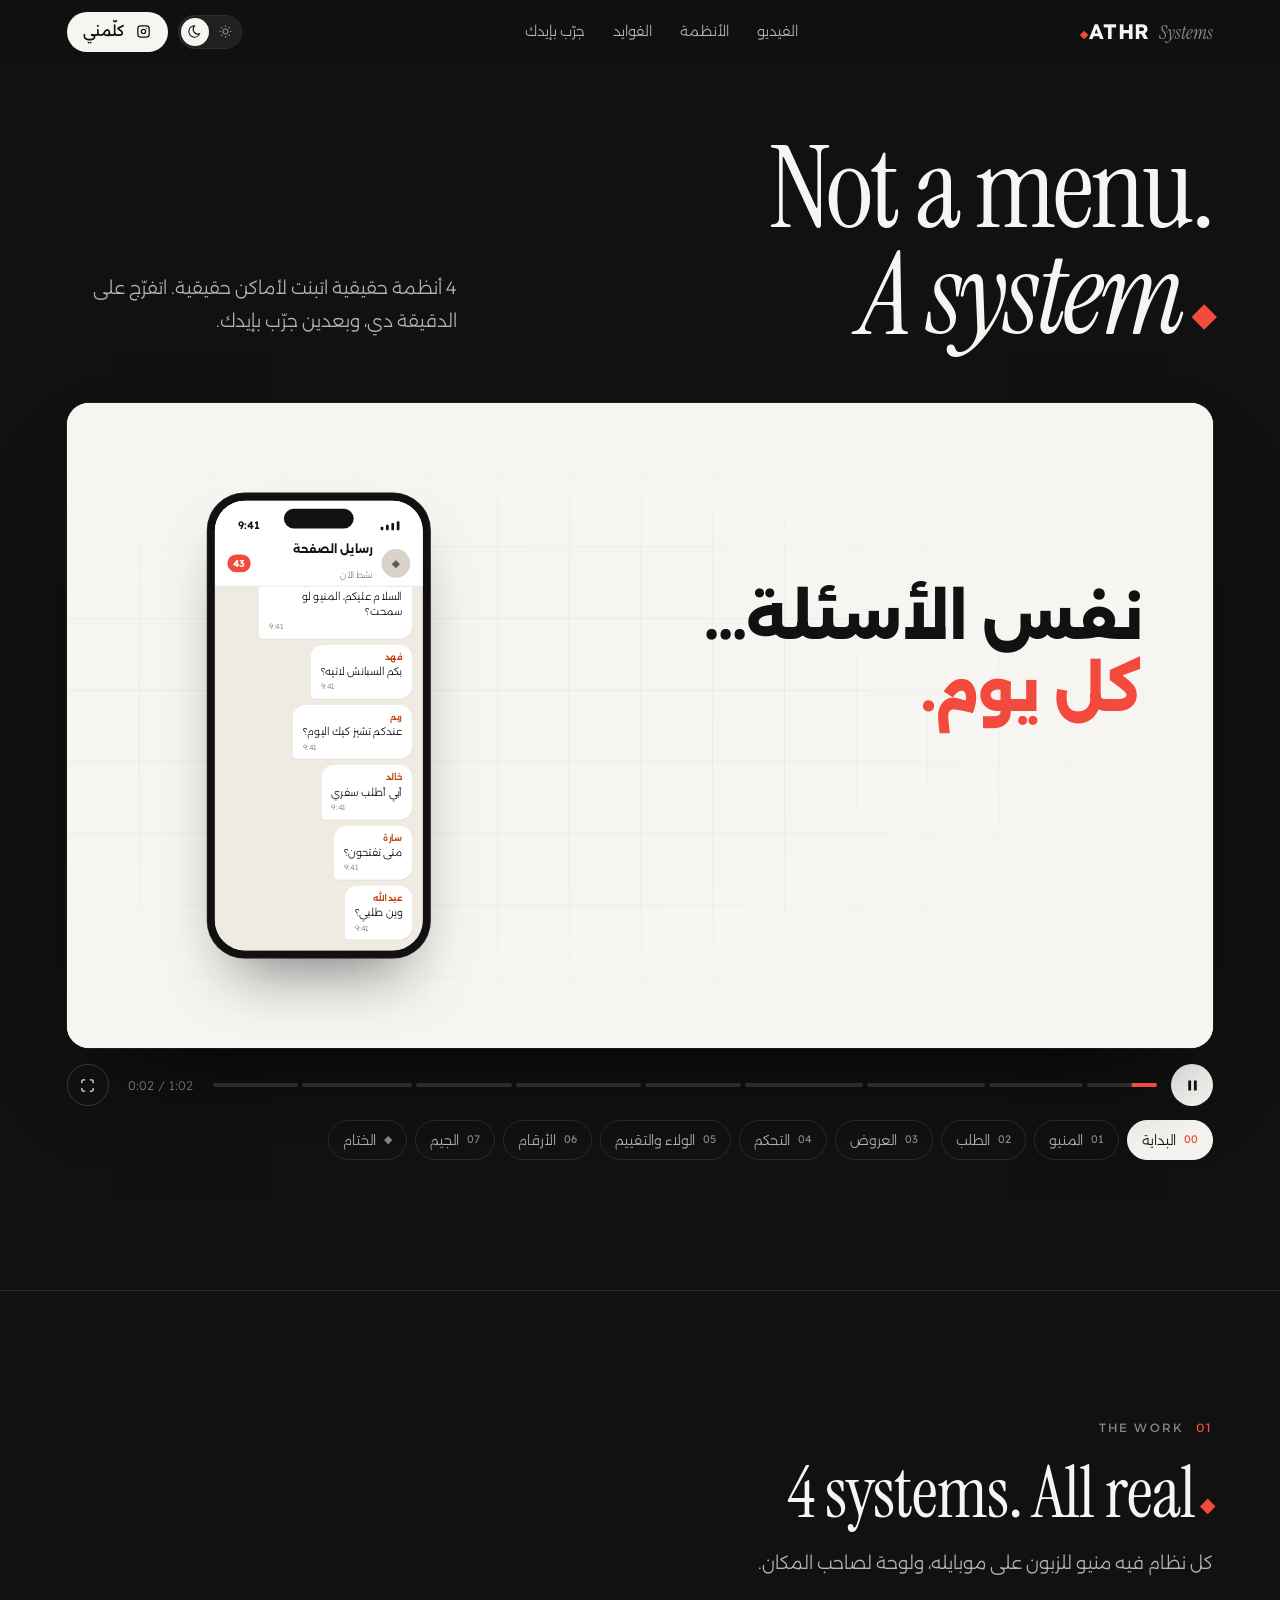
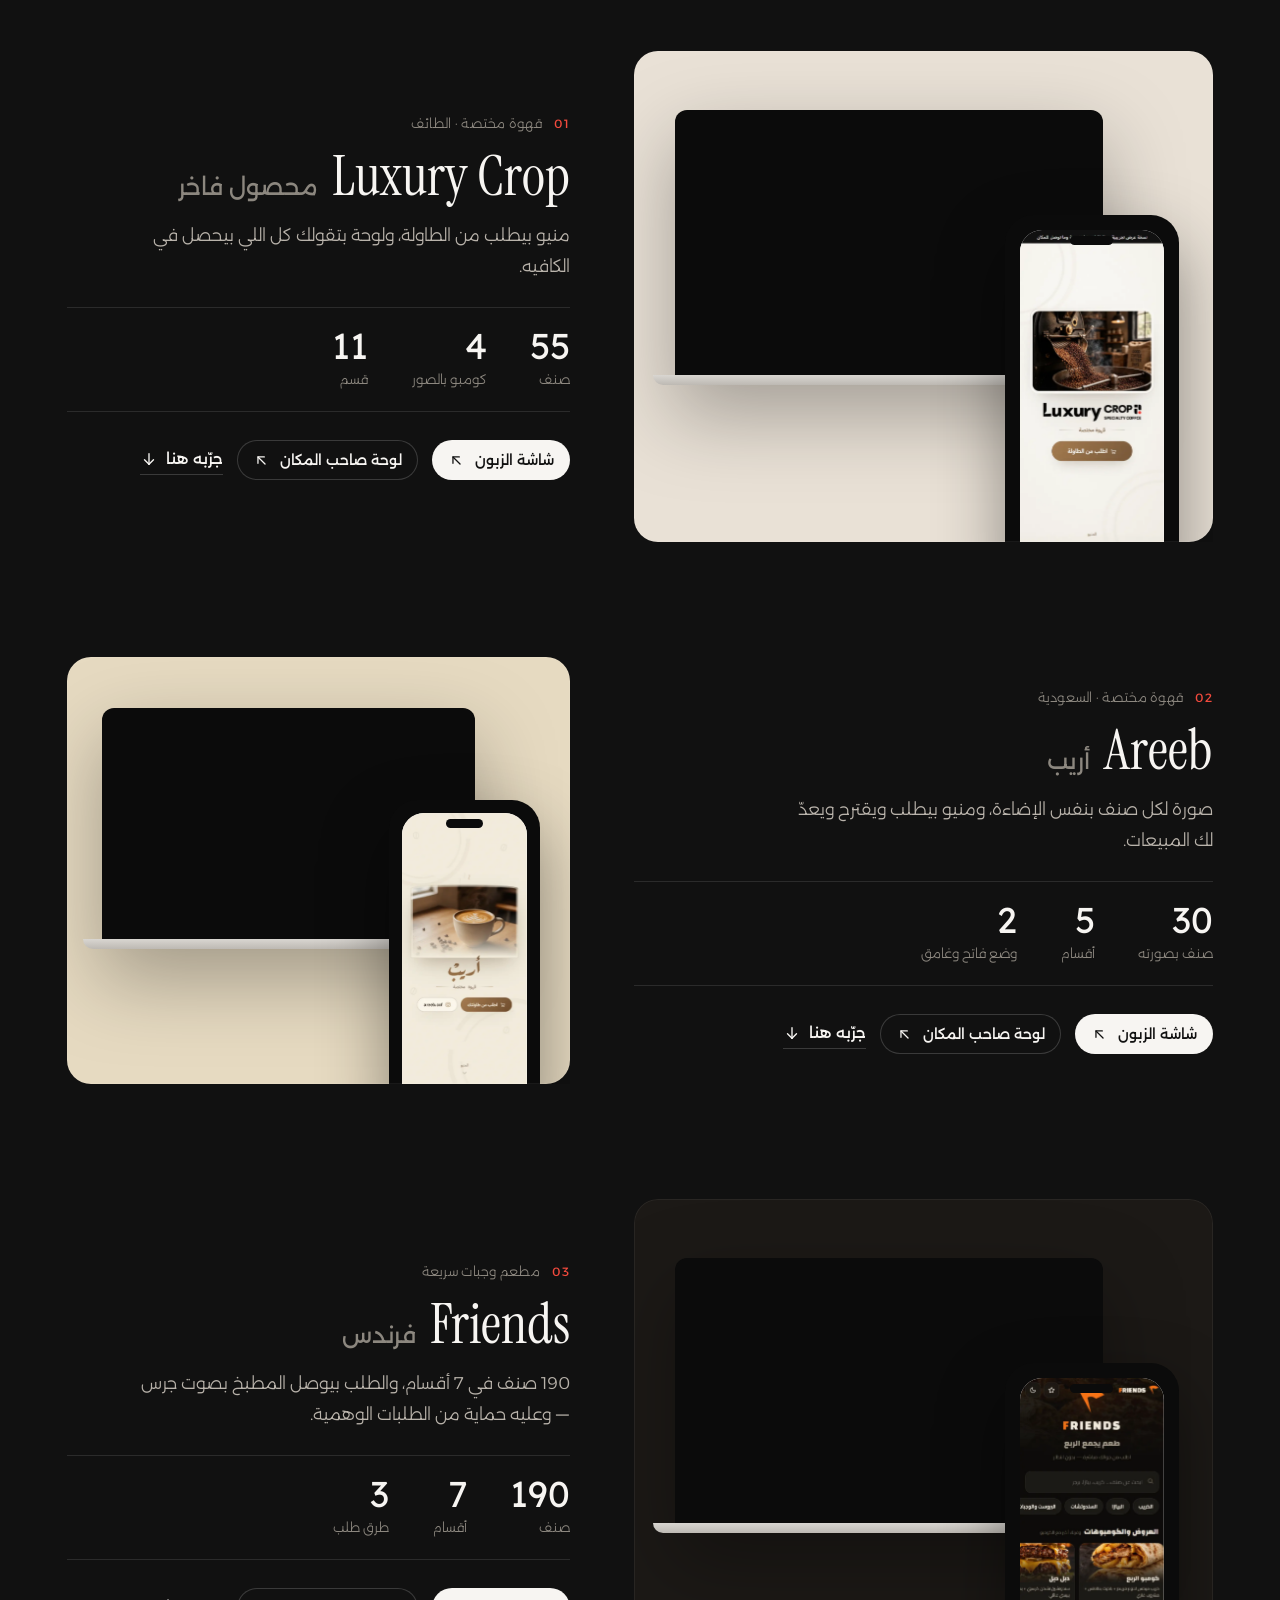
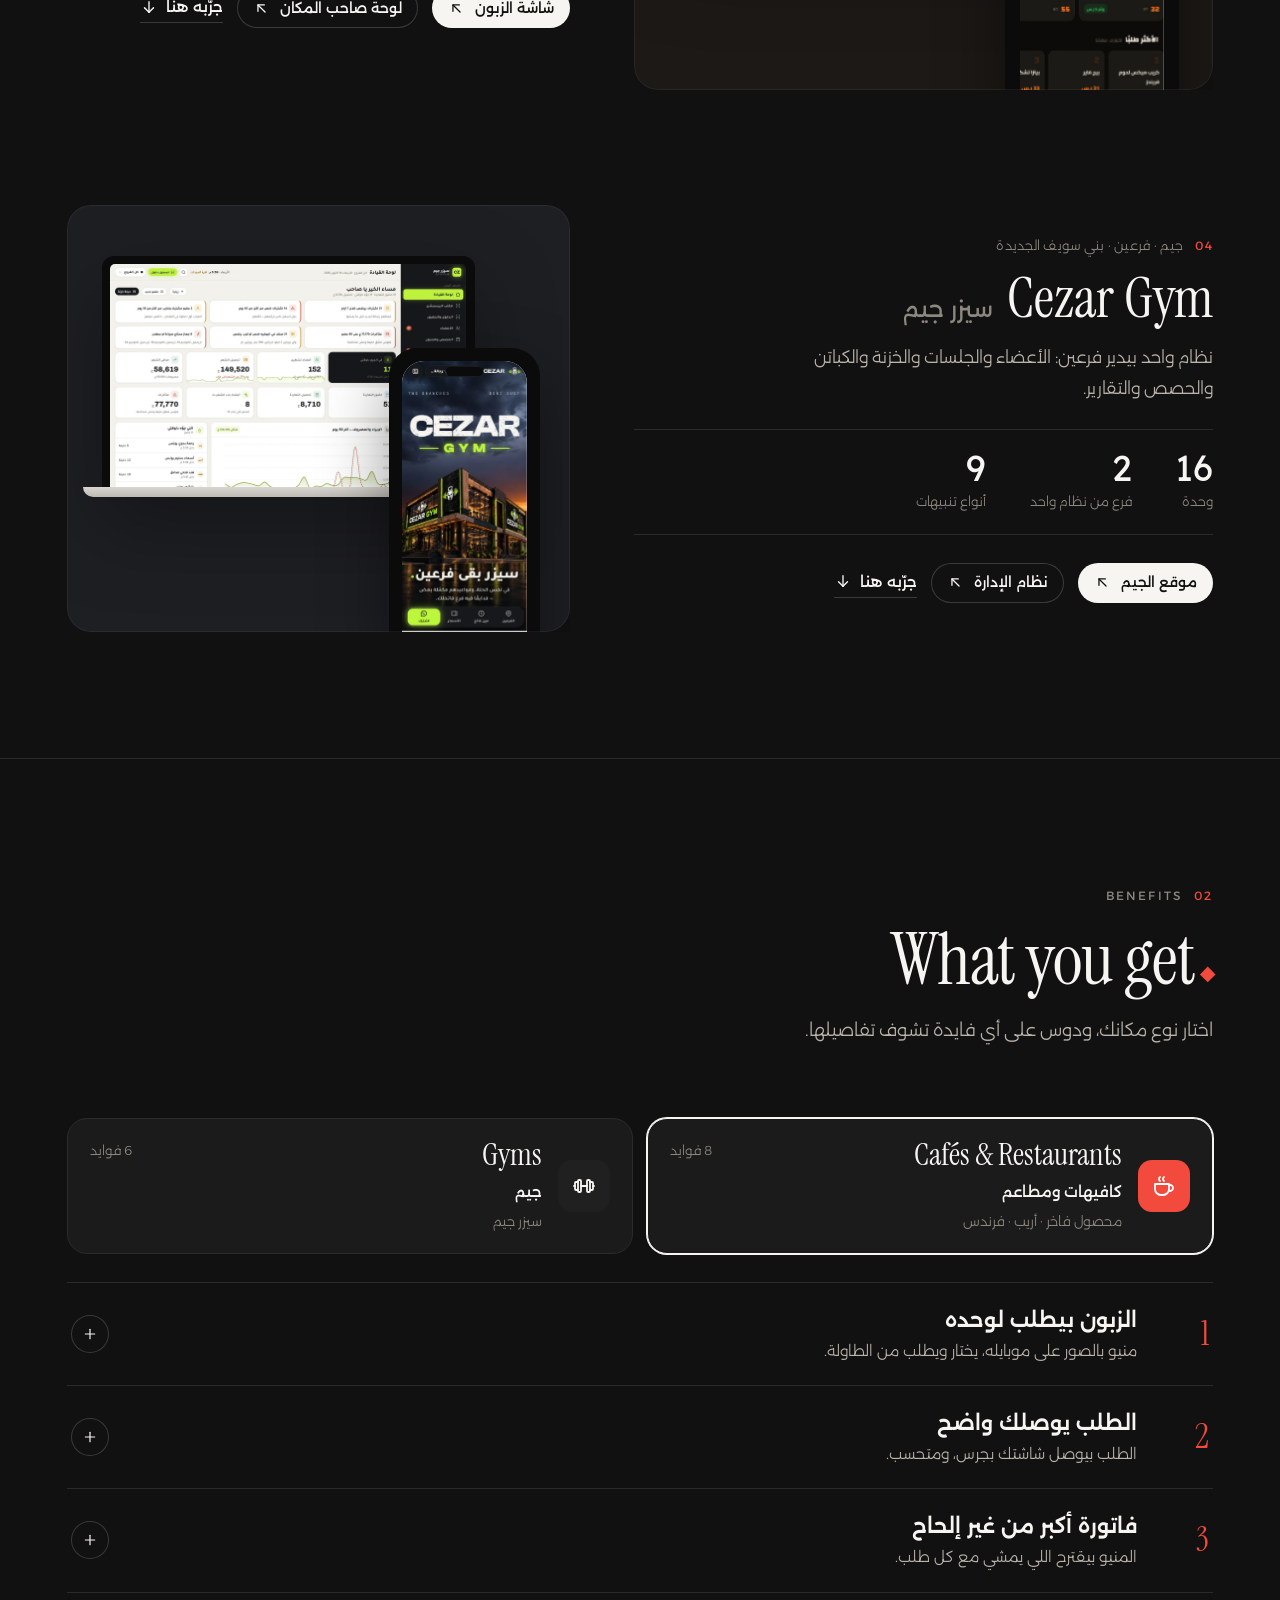
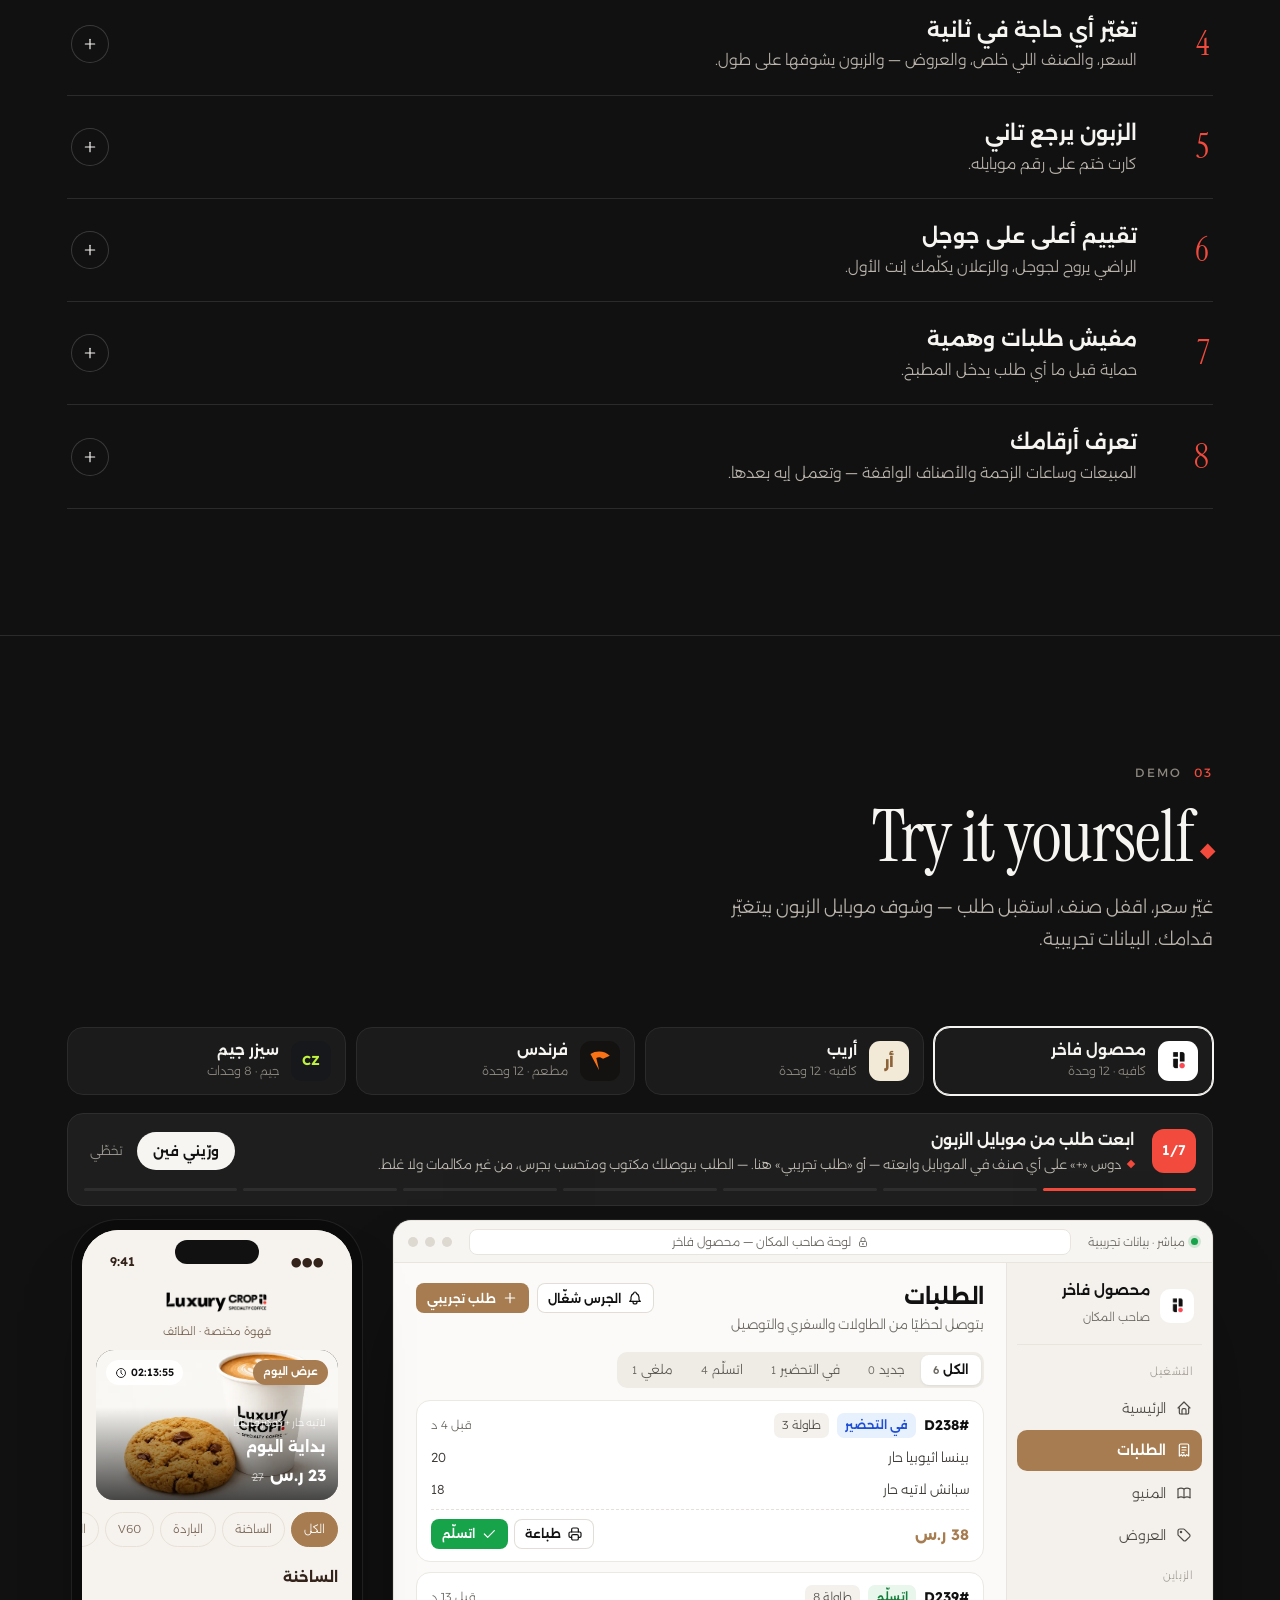
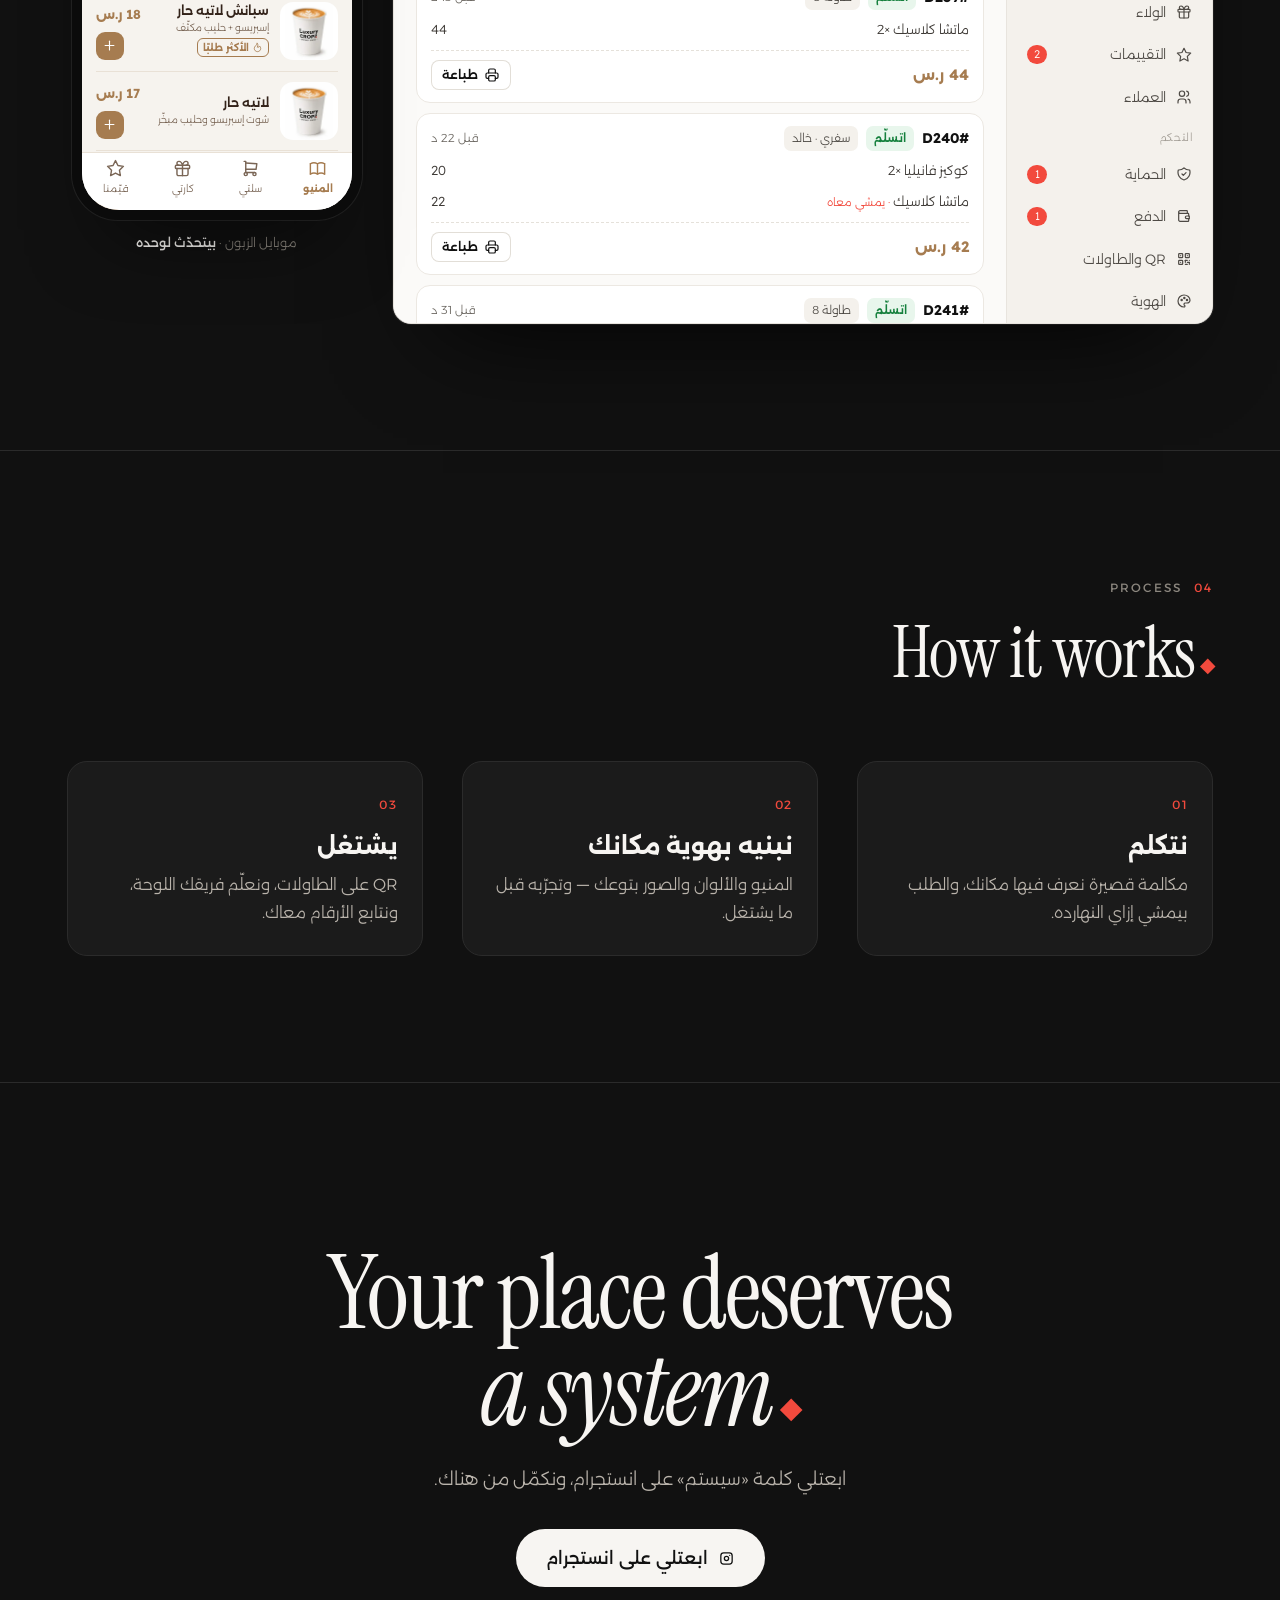
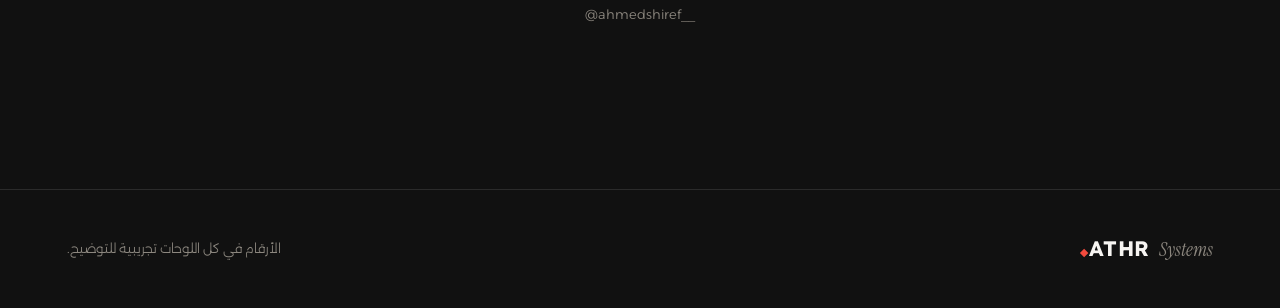
<file: systems/index.html>
<!doctype html>
<html lang="ar" dir="rtl" data-theme="dark">
<head>
<meta charset="utf-8">
<meta name="viewport" content="width=device-width,initial-scale=1,viewport-fit=cover">
<title>Systems — .ATHR</title>
<meta name="description" content="مش منيو… ده سيستم. 4 أنظمة حقيقية اتبنت لأماكن حقيقية — اتفرّج دقيقة، وبعدين جرّب بإيدك.">
<meta name="theme-color" content="#111111">
<meta property="og:type" content="website">
<meta property="og:title" content="Not a menu. A system. — .ATHR Systems">
<meta property="og:description" content="4 أنظمة حقيقية: منيو بيطلب ويقترح، ولوحة بتدير المكان. جرّبها بإيدك.">
<meta property="og:image" content="https://a7madshiref001-ctrl.github.io/athr/systems/assets/og.jpg">
<meta name="twitter:card" content="summary_large_image">
<link rel="icon" href="../assets/favicon.svg" type="image/svg+xml">
<script>/* الوضع المحفوظ قبل ما الصفحة ترسم — الافتراضي غامق */
try { var t = localStorage.getItem("athr-sys-theme"); if (t === "light" || t === "dark") document.documentElement.setAttribute("data-theme", t); } catch (e) { }</script>
<link rel="preload" href="../assets/fonts/alexandria-arabic.woff2" as="font" type="font/woff2" crossorigin>
<link rel="preload" href="../assets/fonts/instrument-serif.woff2" as="font" type="font/woff2" crossorigin>
<link rel="stylesheet" href="assets/systems.css?v=3">
<link rel="stylesheet" href="assets/film.css?v=3">
<link rel="stylesheet" href="assets/lab.css?v=4">
</head>
<body>
<a class="skip" href="#main">انزل للمحتوى</a>

<header class="nav" id="nav">
  <div class="wrap">
    <a class="logo" href="../" aria-label=".ATHR — الرئيسية"><span class="logo__w"><i></i>ATHR</span><span class="logo__s">Systems</span></a>
    <nav class="nav__links" aria-label="أقسام الصفحة">
      <a href="#top">الفيديو</a>
      <a href="#work">الأنظمة</a>
      <a href="#benefits">الفوايد</a>
      <a href="#lab">جرّب بإيدك</a>
    </nav>
    <div class="nav__r">
      <button class="theme" id="theme" type="button" aria-label="الوضع الفاتح"><span class="theme__k"></span><span data-ic="moon"></span><span data-ic="sun"></span></button>
      <a class="btn btn--sm nav__ig" data-ig href="#" target="_blank" rel="noopener" aria-label="كلّمني على انستجرام"><span data-ic="insta"></span><span class="t">كلّمني</span></a>
    </div>
  </div>
</header>

<main id="main">

  <!-- ============ HERO + الفيديو ============ -->
  <section class="hero" id="top">
    <div class="wrap">
      <p class="hello" id="hello" hidden><span class="dm"></span><span>أهلاً <b id="helloName" dir="auto"></b> — دي الصفحة اللي كلّمتك عنها.</span></p>
      <div class="hero__top">
        <h1 class="ltr rv">Not a menu.<br><em>A system</em><span class="pdot"></span></h1>
        <p class="lede rv">4 أنظمة حقيقية اتبنت لأماكن حقيقية. اتفرّج على الدقيقة دي، وبعدين جرّب بإيدك.</p>
      </div>

      <div class="player rv" id="film" aria-label="فيديو بيشرح الأنظمة في دقيقة">
        <div class="player__frame" id="filmFrame" tabindex="0" aria-label="الفيديو — دوس مسافة للتشغيل أو الإيقاف">
          <div class="stage" id="stage" aria-hidden="true"></div>
          <button class="player__big" id="filmBig" type="button" aria-label="شغّل الفيديو"><span data-ic="play"></span></button>
          <button class="pfs-x" id="filmPfsX" type="button" aria-label="اخرج من ملء الشاشة"><span data-ic="x"></span></button>
          <div class="player__end" id="filmEnd" hidden>
            <p>جرّبها بإيدك<span class="pdot"></span></p>
            <div><a class="btn" href="#lab">جرّب اللوحة<span data-ic="down"></span></a><button class="btn btn--ghost" type="button" id="filmReplay"><span data-ic="replay"></span>من الأول</button></div>
          </div>
        </div>
        <div class="player__cap" id="filmCap" aria-live="polite"><div class="pcap__in"></div></div>
        <div class="player__bar">
          <button class="pb-btn" id="filmPlay" type="button" aria-label="شغّل"><span data-ic="play"></span></button>
          <div class="pb-track" id="filmTrack" role="slider" aria-label="مكان الفيديو" aria-valuemin="0" aria-valuemax="100" aria-valuenow="0" tabindex="0"></div>
          <span class="pb-time" id="filmTime">0:00 / 1:02</span>
          <button class="pb-btn pb-btn--ghost" id="filmFs" type="button" aria-label="ملء الشاشة"><span data-ic="max"></span></button>
        </div>
        <ol class="chaps" id="filmChaps" aria-label="أجزاء الفيديو"></ol>
      </div>
    </div>
  </section>

  <!-- ============ 01 · الأنظمة ============ -->
  <section class="sec" id="work" aria-labelledby="work-h">
    <div class="wrap">
      <header class="sec-head">
        <p class="slabel rv"><b>01</b>The work</p>
        <h2 class="h2 ltr rv" id="work-h">4 systems. All real<span class="pdot"></span></h2>
        <p class="lede rv">كل نظام فيه منيو للزبون على موبايله، ولوحة لصاحب المكان.</p>
      </header>
      <div class="cases" id="cases"></div>
    </div>
  </section>

  <!-- ============ 02 · الفوايد ============ -->
  <section class="sec" id="benefits" aria-labelledby="ben-h">
    <div class="wrap">
      <header class="sec-head">
        <p class="slabel rv"><b>02</b>Benefits</p>
        <h2 class="h2 ltr rv" id="ben-h">What you get<span class="pdot"></span></h2>
        <p class="lede rv">اختار نوع مكانك، ودوس على أي فايدة تشوف تفاصيلها.</p>
      </header>
      <div class="ben" id="ben"></div>
    </div>
  </section>

  <!-- ============ 03 · جرّب ============ -->
  <section class="sec lab" id="lab" aria-labelledby="lab-h">
    <div class="wrap">
      <header class="sec-head">
        <p class="slabel rv"><b>03</b>Demo</p>
        <h2 class="h2 ltr rv" id="lab-h">Try it yourself<span class="pdot"></span></h2>
        <p class="lede rv">غيّر سعر، اقفل صنف، استقبل طلب — وشوف موبايل الزبون بيتغيّر قدامك. البيانات تجريبية.</p>
      </header>
      <div class="labx" id="labx"></div>
    </div>
  </section>

  <!-- ============ 04 · الخطوات ============ -->
  <section class="sec" id="how" aria-labelledby="how-h">
    <div class="wrap">
      <header class="sec-head">
        <p class="slabel rv"><b>04</b>Process</p>
        <h2 class="h2 ltr rv" id="how-h">How it works<span class="pdot"></span></h2>
      </header>
      <ol class="steps">
        <li class="step rv"><b>01</b><h3>نتكلم</h3><p>مكالمة قصيرة نعرف فيها مكانك، والطلب بيمشي إزاي النهارده.</p></li>
        <li class="step rv"><b>02</b><h3>نبنيه بهوية مكانك</h3><p>المنيو والألوان والصور بتوعك — وتجرّبه قبل ما يشتغل.</p></li>
        <li class="step rv"><b>03</b><h3>يشتغل</h3><p>QR على الطاولات، ونعلّم فريقك اللوحة، ونتابع الأرقام معاك.</p></li>
      </ol>
    </div>
  </section>

  <!-- ============ CTA ============ -->
  <section class="cta" id="talk" aria-labelledby="talk-h">
    <div class="wrap">
      <h2 id="talk-h" class="ltr rv">Your place deserves<br><em>a system</em><span class="pdot"></span></h2>
      <p class="rv">ابعتلي كلمة «سيستم» على انستجرام، ونكمّل من هناك.</p>
      <a class="btn btn--lg rv" data-ig href="#" target="_blank" rel="noopener"><span data-ic="insta"></span>ابعتلي على انستجرام</a>
      <small class="rv" id="igHandle" dir="ltr"></small>
    </div>
  </section>
</main>

<footer class="foot">
  <div class="wrap">
    <a class="logo" href="../"><span class="logo__w"><i></i>ATHR</span><span class="logo__s">Systems</span></a>
    <p>الأرقام في كل اللوحات تجريبية للتوضيح.</p>
  </div>
</footer>

<script src="../assets/vendor/gsap.min.js"></script>
<script src="assets/icons.js?v=3"></script>
<script src="assets/data.js?v=3"></script>
<script src="assets/film.js?v=3"></script>
<script src="assets/qr-data.js?v=3"></script>
<script src="assets/lab.js?v=3"></script>
<script src="assets/page.js?v=3"></script>
</body>
</html>
</file>
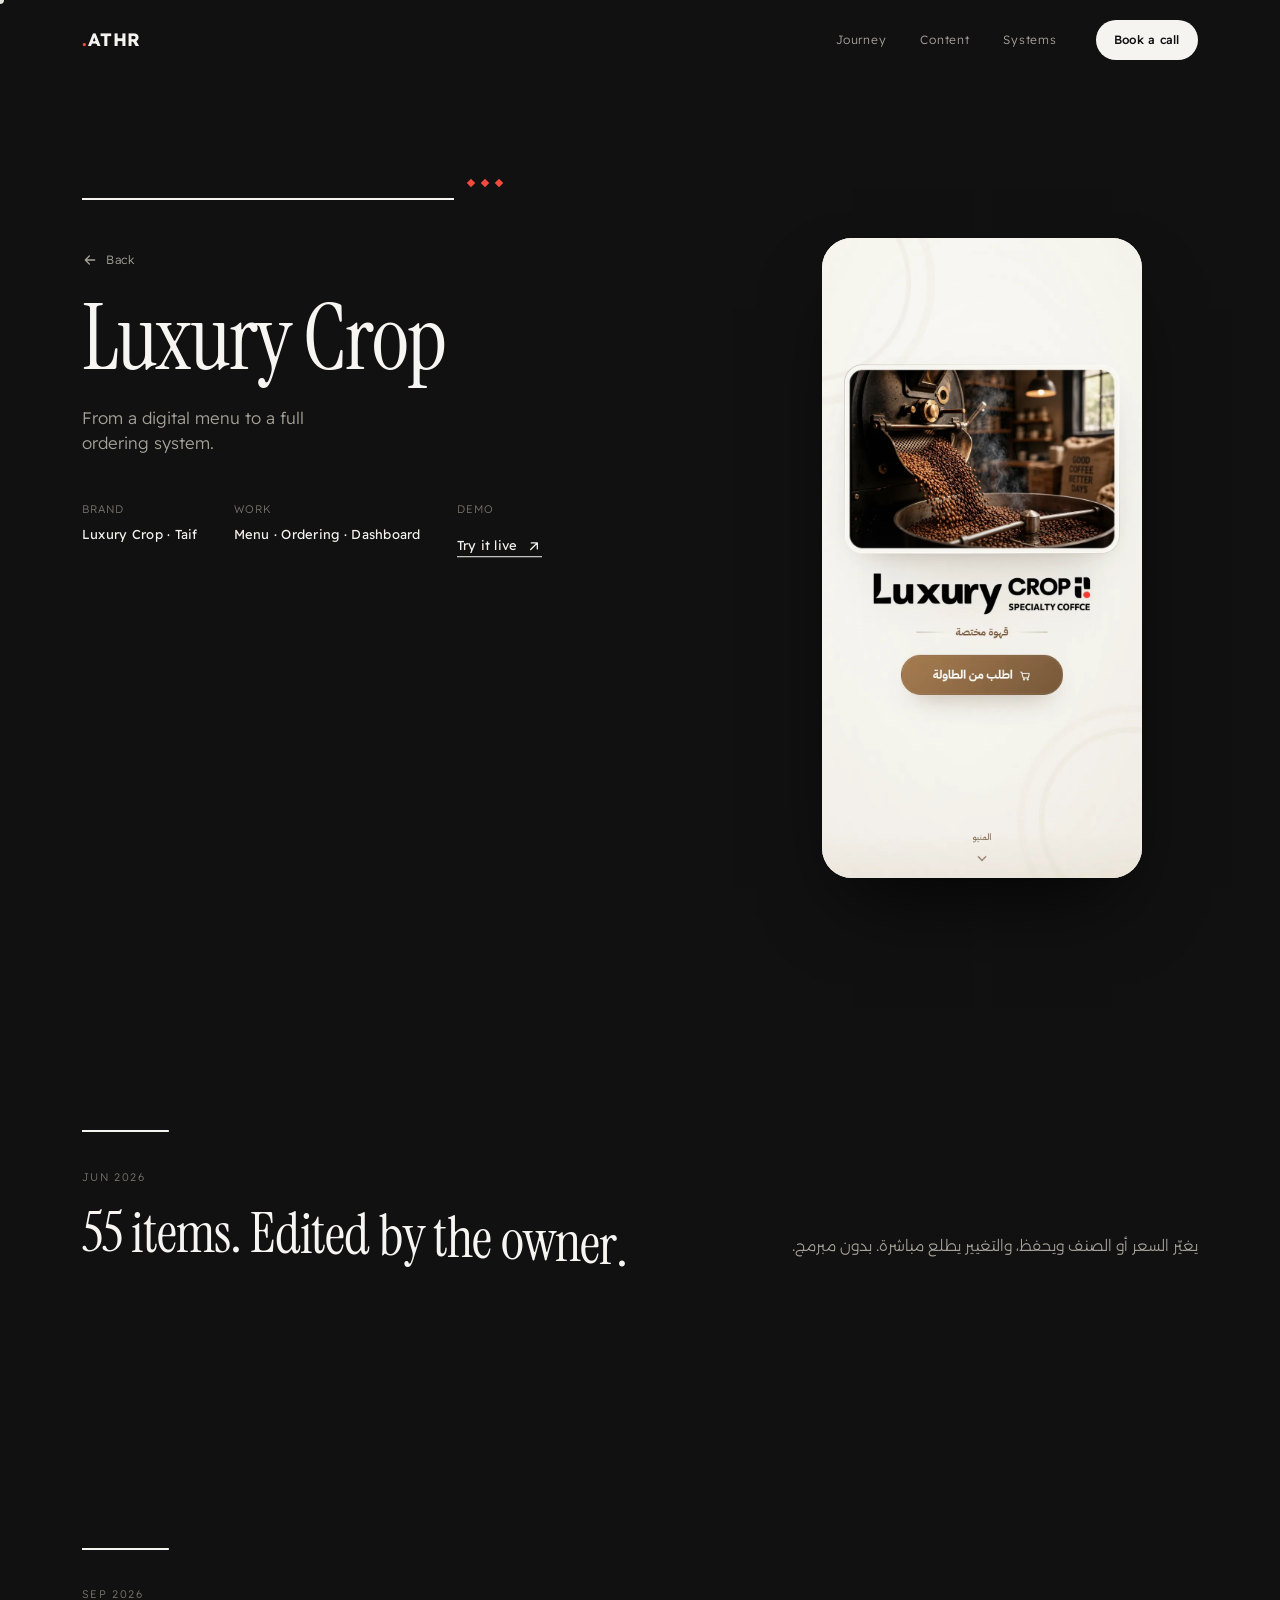
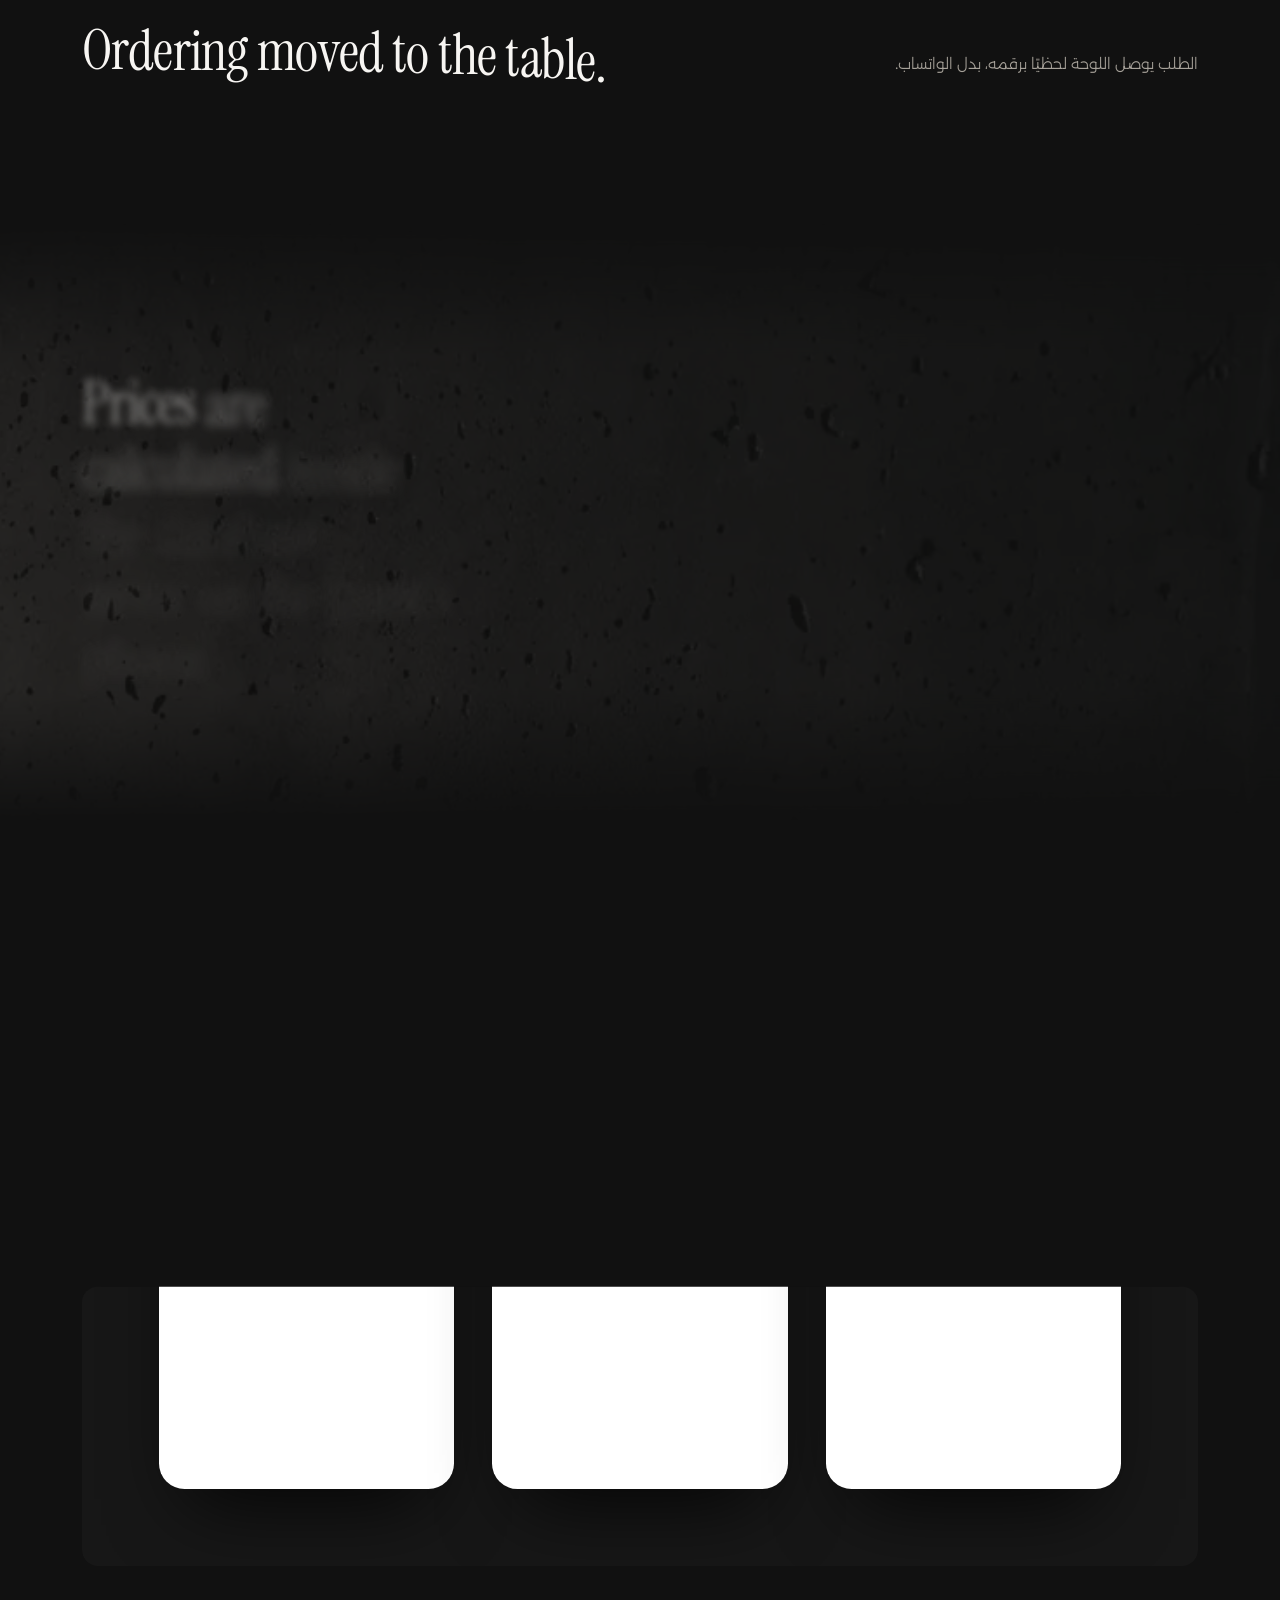
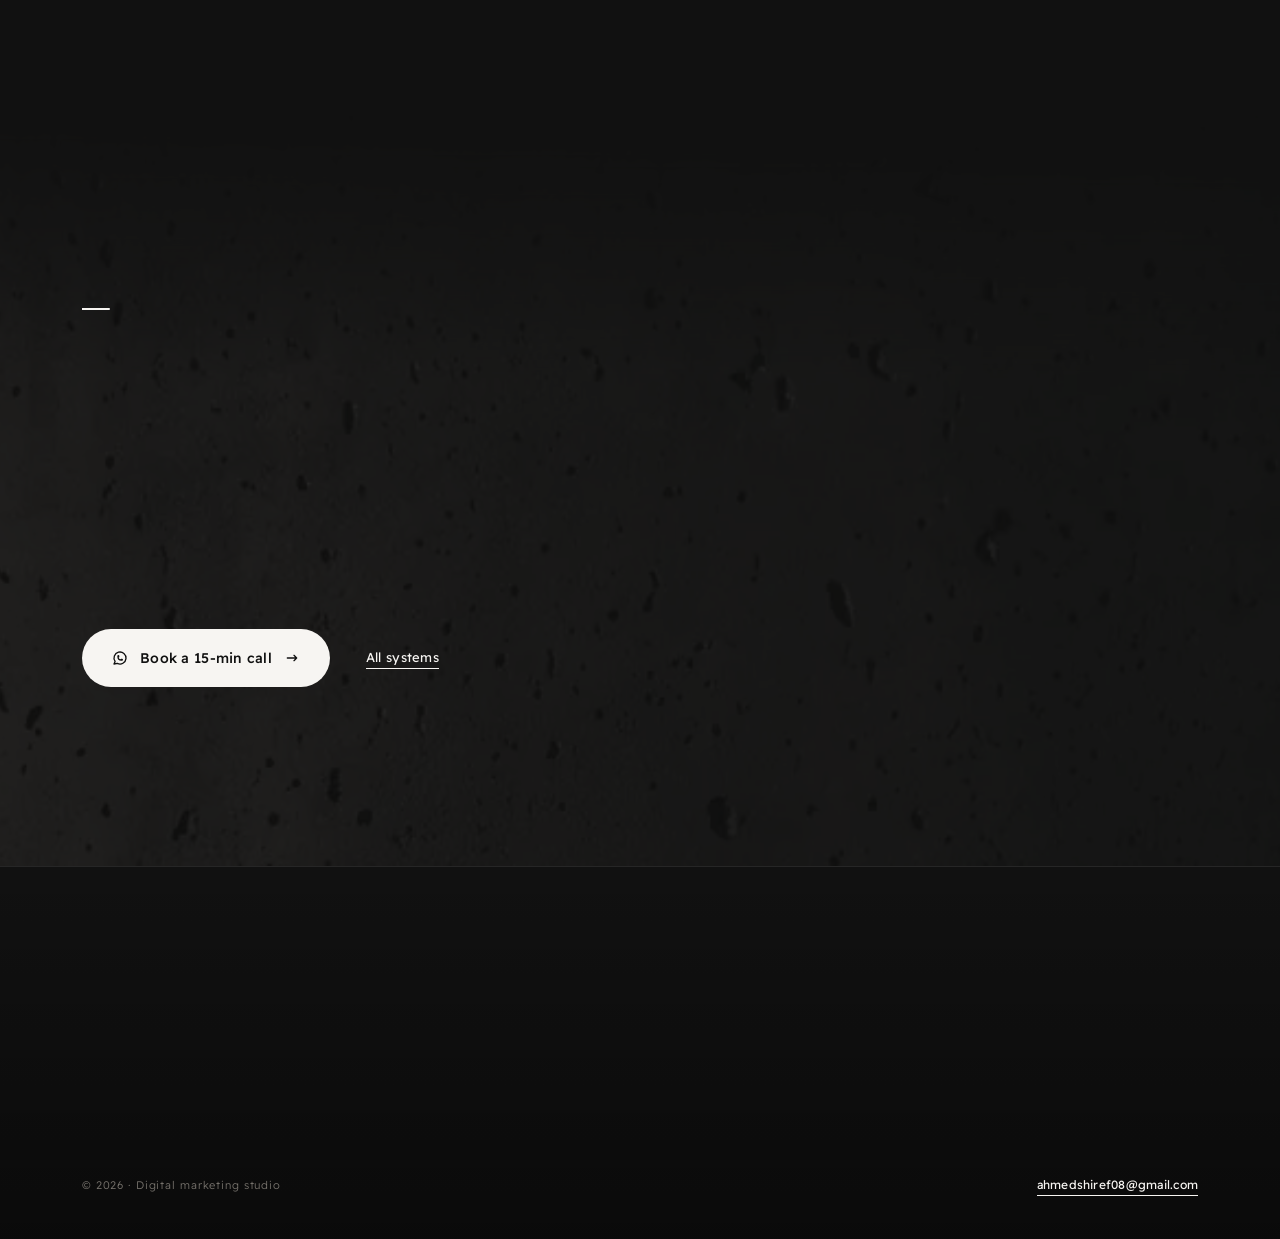
<file: case-luxury-crop.html>
<!doctype html>
<html lang="en" dir="ltr" class="no-js">
<head>
<meta charset="utf-8">
<meta name="viewport" content="width=device-width, initial-scale=1, viewport-fit=cover">
<title>Luxury Crop · .ATHR</title>
<meta name="description" content="Luxury Crop, Taif — from a digital menu to table ordering and an owner dashboard.">
<meta name="theme-color" content="#111111">
<link rel="icon" href="assets/favicon.svg" type="image/svg+xml">
<link rel="preload" href="assets/fonts/instrument-serif.woff2" as="font" type="font/woff2" crossorigin>
<link rel="preload" href="assets/fonts/readex-latin.woff2" as="font" type="font/woff2" crossorigin>
<link rel="stylesheet" href="assets/css/site.css?v=4.7">
<script>document.documentElement.classList.replace('no-js','js');</script>
</head>
<body>
<svg xmlns="http://www.w3.org/2000/svg" style="display:none"><symbol id="i-arrow-right" viewBox="0 0 24 24"><path fill="none" stroke="currentColor" stroke-linecap="round" stroke-linejoin="round" stroke-width="2" d="M5 12h14m-4 4l4-4m-4-4l4 4"/></symbol><symbol id="i-arrow-left" viewBox="0 0 24 24"><path fill="none" stroke="currentColor" stroke-linecap="round" stroke-linejoin="round" stroke-width="2" d="M5 12h14M5 12l6 6m-6-6l6-6"/></symbol><symbol id="i-arrow-up-right" viewBox="0 0 24 24"><path fill="none" stroke="currentColor" stroke-linecap="round" stroke-linejoin="round" stroke-width="2" d="M17 7L7 17M8 7h9v9"/></symbol><symbol id="i-brand-whatsapp" viewBox="0 0 24 24"><g fill="none" stroke="currentColor" stroke-linecap="round" stroke-linejoin="round" stroke-width="2"><path d="m3 21l1.65-3.8a9 9 0 1 1 3.4 2.9z"/><path d="M9 10a.5.5 0 0 0 1 0V9a.5.5 0 0 0-1 0za5 5 0 0 0 5 5h1a.5.5 0 0 0 0-1h-1a.5.5 0 0 0 0 1"/></g></symbol></svg>

<div class="cursor" aria-hidden="true"><span class="cursor__label"></span></div>
<a class="skip" href="#main">Skip to content</a>

<header class="nav" data-nav>
  <div class="nav__in wrap">
    <a class="logo" href="index.html" aria-label=".ATHR — home"><span class="logo__dot">.</span>ATHR</a>
    <nav class="nav__links" aria-label="Site">
      <a href="index.html#journey">Journey</a>
      <a href="index.html#content">Content</a>
      <a href="index.html#systems">Systems</a>
    </nav>
    <a class="btn btn--sm" href="https://wa.me/201016739509?text=%D8%A7%D9%84%D8%B3%D9%84%D8%A7%D9%85%20%D8%B9%D9%84%D9%8A%D9%83%D9%85%D8%8C%20%D8%B4%D9%81%D8%AA%20%D9%86%D8%B8%D8%A7%D9%85%20%D9%85%D8%AD%D8%B5%D9%88%D9%84%20%D9%81%D8%A7%D8%AE%D8%B1%20%D9%88%D8%AD%D8%A7%D8%A8%20%D8%A3%D8%AD%D8%AC%D8%B2%20%D9%85%D9%83%D8%A7%D9%84%D9%85%D8%A9." target="_blank" rel="noopener">Book a call</a>
  </div>
</header>

<main id="main">
  <section class="hero" aria-labelledby="case-title">
    <div class="hero__anchor" aria-hidden="true">
      <span class="anchor-line"></span>
      <span class="anchor-dms"><i class="dm"></i><i class="dm"></i><i class="dm"></i></span>
    </div>
    <div class="wrap case-hero__grid">
      <div>
        <a class="back" href="index.html#systems" data-hero-fade><svg class="ic" aria-hidden="true"><use href="#i-arrow-left"/></svg>Back</a>
        <h1 class="case-title" id="case-title"><span class="mask"><span class="ln">Luxury Crop</span></span></h1>
        <p class="case-sub" data-hero-fade>From a digital menu to a full ordering system.</p>
        <div class="case-meta" data-hero-fade>
          <p>Brand<b>Luxury Crop · Taif</b></p>
          <p>Work<b>Menu · Ordering · Dashboard</b></p>
          <p>Demo<b><a class="tlink" href="https://a7madshiref001-ctrl.github.io/luxury-crop-demo/" target="_blank" rel="noopener">Try it live <svg class="ic" aria-hidden="true"><use href="#i-arrow-up-right"/></svg></a></b></p>
        </div>
      </div>
      <div class="case-hero__media">
        <figure class="phone phone--solo"><img src="assets/img/lc-home.webp" alt="Luxury Crop menu" width="860" height="1720" style="view-transition-name: lc-shot"></figure>
      </div>
    </div>
  </section>

  <section class="sec" aria-labelledby="c1">
    <div class="wrap case-row">
      <div>
        <span class="sec-anchor" aria-hidden="true"></span>
        <p class="case-when" data-fade>Jun 2026</p>
        <h2 class="h2" id="c1" data-chars>55 items. Edited by the owner.</h2>
      </div>
      <p class="ar" lang="ar" dir="rtl" data-fade>يغيّر السعر أو الصنف ويحفظ، والتغيير يطلع مباشرة. بدون مبرمج.</p>
    </div>
  </section>

  <section class="sec" aria-labelledby="c2">
    <div class="wrap case-row">
      <div>
        <span class="sec-anchor" aria-hidden="true"></span>
        <p class="case-when" data-fade>Sep 2026</p>
        <h2 class="h2" id="c2" data-chars>Ordering moved to the table.</h2>
      </div>
      <p class="ar" lang="ar" dir="rtl" data-fade>الطلب يوصل اللوحة لحظيًا برقمه، بدل الواتساب.</p>
    </div>
  </section>

  <section class="sec statement" aria-label="Detail">
    <div class="wrap">
      <p class="statement__text" data-words>Prices are calculated inside the database — never on the guest’s phone.</p>
    </div>
  </section>

  <section class="sec" aria-label="Screens" style="padding-top:0">
    <div class="wrap">
      <div class="screens" data-reveal>
        <figure class="phone"><img src="assets/img/lc-splash.webp" alt="Splash" width="860" height="1720" loading="lazy" decoding="async"></figure>
        <figure class="phone"><img src="assets/img/lc-offers.webp" alt="Offers" width="860" height="1720" loading="lazy" decoding="async"></figure>
        <figure class="phone"><img src="assets/img/lc-login.webp" alt="Secure owner sign-in" width="860" height="1720" loading="lazy" decoding="async"></figure>
      </div>
    </div>
  </section>

  <section class="cta" aria-labelledby="cta-title">
    <div class="cta__anchor" aria-hidden="true">
      <span class="anchor-line"></span>
      <span class="anchor-dms"><i class="dm"></i><i class="dm"></i><i class="dm"></i></span>
    </div>
    <div class="wrap cta__body">
      <h2 class="cta__title" id="cta-title">
        <span class="mask"><span class="ln">Want this</span></span>
        <span class="mask"><span class="ln">for your <em class="hero-word">place?</em></span></span>
      </h2>
      <div class="hero__row">
        <a class="btn btn--lg" data-magnet href="https://wa.me/201016739509?text=%D8%A7%D9%84%D8%B3%D9%84%D8%A7%D9%85%20%D8%B9%D9%84%D9%8A%D9%83%D9%85%D8%8C%20%D8%B4%D9%81%D8%AA%20%D9%86%D8%B8%D8%A7%D9%85%20%D9%85%D8%AD%D8%B5%D9%88%D9%84%20%D9%81%D8%A7%D8%AE%D8%B1%20%D9%88%D8%AD%D8%A7%D8%A8%20%D8%A3%D8%AD%D8%AC%D8%B2%20%D9%85%D9%83%D8%A7%D9%84%D9%85%D8%A9." target="_blank" rel="noopener">
          <svg class="ic" aria-hidden="true"><use href="#i-brand-whatsapp"/></svg>
          <span>Book a 15-min call</span>
          <svg class="ic ic--arrow" aria-hidden="true"><use href="#i-arrow-right"/></svg>
        </a>
        <a class="tlink" href="index.html#systems">All systems</a>
      </div>
    </div>
  </section>
</main>

<footer class="foot">
  <p class="foot__giant" aria-hidden="true"><span class="fg"><span class="fg__dot">.</span></span><span class="fg">A</span><span class="fg">T</span><span class="fg">H</span><span class="fg">R</span></p>
  <div class="wrap foot__in">
    <p>© 2026 · Digital marketing studio</p>
    <p><a class="tlink" href="mailto:ahmedshiref08@gmail.com">ahmedshiref08@gmail.com</a></p>
  </div>
</footer>

<script src="assets/vendor/gsap.min.js"></script>
<script src="assets/vendor/ScrollTrigger.min.js"></script>
<script src="assets/vendor/SplitText.min.js"></script>
<script src="assets/vendor/DrawSVGPlugin.min.js"></script>
<script src="assets/vendor/CustomEase.min.js"></script>
<script src="assets/vendor/lenis.min.js"></script>
<script src="assets/js/site.js?v=4.4"></script>
</body>
</html>
</file>
<file: assets/css/v5.css>
/* ==========================================================================
   .ATHR — v5.css · «الأثر» — قصة بتتحكي بالحركة
   البطل = الماسة الحمرا. الفصل الأول أسود (الضوضاء)، والتاني Warm White (الوضوح).
   الألوان كلها من هوية أثر §5 · الخطوط: Instrument Serif · Readex Pro · Alexandria
   القاعدة: الصفحة شغالة ومقروءة من غير جافاسكريبت، والحركة طبقة فوقها (html.motion)
   ========================================================================== */

/* ---------- Fonts (كلها محلية) ---------- */
@font-face{font-family:"Instrument Serif";src:url(../fonts/instrument-serif.woff2) format("woff2");font-weight:400;font-style:normal;font-display:swap;
  unicode-range:U+0000-00FF,U+0131,U+0152-0153,U+02BB-02BC,U+02C6,U+02DA,U+02DC,U+0304,U+0308,U+0329,U+2000-206F,U+20AC,U+2122,U+2191,U+2193,U+2212,U+2215,U+FEFF,U+FFFD}
@font-face{font-family:"Instrument Serif";src:url(../fonts/instrument-serif-italic.woff2) format("woff2");font-weight:400;font-style:italic;font-display:swap;
  unicode-range:U+0000-00FF,U+0131,U+0152-0153,U+02BB-02BC,U+02C6,U+02DA,U+02DC,U+0304,U+0308,U+0329,U+2000-206F,U+20AC,U+2122,U+2191,U+2193,U+2212,U+2215,U+FEFF,U+FFFD}
@font-face{font-family:"Readex Pro";src:url(../fonts/readex-latin.woff2) format("woff2");font-weight:160 700;font-display:swap;
  unicode-range:U+0000-00FF,U+0131,U+0152-0153,U+02BB-02BC,U+02C6,U+02DA,U+02DC,U+0304,U+0308,U+0329,U+2000-206F,U+20AC,U+2122,U+2191,U+2193,U+2212,U+2215,U+FEFF,U+FFFD}
@font-face{font-family:"Alexandria";src:url(../fonts/alexandria-arabic.woff2) format("woff2");font-weight:100 900;font-display:swap;
  unicode-range:U+0600-06FF,U+0750-077F,U+0870-088E,U+0890-0891,U+0897-08E1,U+08E3-08FF,U+200C-200E,U+2010-2011,U+204F,U+2E41,U+FB50-FDFF,U+FE70-FE74,U+FE76-FEFC}

/* ---------- Tokens (هوية أثر §5.1 + §5.4) ---------- */
:root{
  --black:#111111; --white:#F7F5F2; --red:#F24A3D;
  --gray:#767676; --soft:#EDE8E1; --rule:#E5E2DD;
  --card-d:#1B1B1B; --rule-d:#2B2B2B;
  --serif:"Instrument Serif","Alexandria",Georgia,serif;
  --ui:"Readex Pro","Alexandria",system-ui,sans-serif;
  --ar:"Alexandria","Readex Pro",system-ui,sans-serif;
  --gut:clamp(24px,6.4vw,112px);
  --container:1280px;
  --anchor-v:22svh;
  --r:16px;
  --ease:cubic-bezier(.16,1,.3,1);
  --h1:clamp(50px,7.2vw,124px);
  --h2:clamp(40px,5vw,84px);
  --h3:clamp(30px,3vw,46px);
  --dm:14px;
}
[data-theme="dark"]{--bg:var(--black);--ink:var(--white);--ink-2:#A8A39B;--cap:#7C776F;--line:var(--rule-d);--card:var(--card-d)}
[data-theme="light"]{--bg:var(--white);--ink:var(--black);--ink-2:#4B4B4B;--cap:#767676;--line:var(--rule);--card:var(--soft)}

/* ---------- Base ---------- */
*,*::before,*::after{box-sizing:border-box}
html{background:var(--black);color-scheme:dark light;-webkit-text-size-adjust:100%;text-size-adjust:100%;scrollbar-color:#3a3a3a var(--black);scrollbar-width:thin}
html.lenis,html.lenis body{height:auto}
.lenis.lenis-smooth{scroll-behavior:auto!important}
body{margin:0;background:var(--black);color:var(--white);font-family:var(--ui);font-size:15px;font-weight:300;line-height:1.65;-webkit-font-smoothing:antialiased;text-rendering:optimizeLegibility;overflow-x:clip}
h1,h2,h3,p,ul,ol,figure{margin:0}
ul,ol{padding:0;list-style:none}
img{display:block;max-width:100%;height:auto}
a{color:inherit}
button{font:inherit;color:inherit}
::selection{background:var(--red);color:#fff}
:focus-visible{outline:1.5px solid var(--red);outline-offset:5px;border-radius:4px}
section,footer{background:var(--bg);color:var(--ink)}
.wrap{width:100%;max-width:calc(var(--container) + var(--gut)*2);margin-inline:auto;padding-inline:var(--gut)}
.sr{position:absolute;width:1px;height:1px;overflow:hidden;clip:rect(0 0 0 0);white-space:nowrap}
.skip{position:absolute;left:16px;top:-80px;z-index:900;background:var(--white);color:var(--black);padding:12px 18px;border-radius:999px;text-decoration:none}
.skip:focus{top:16px}
.ic{width:16px;height:16px;flex:none}
.ar{font-family:var(--ar);font-weight:300;font-size:15px;line-height:1.95;color:var(--ink-2)}
.eyebrow{font-size:12px;font-weight:400;letter-spacing:.16em;text-transform:uppercase;color:var(--cap)}
.slabel{display:flex;gap:10px;font-size:11px;letter-spacing:.18em;text-transform:uppercase;color:var(--cap);white-space:nowrap}
.slabel span:first-child{color:var(--red)}
.h2{font-family:var(--serif);font-weight:400;font-size:var(--h2);line-height:1;letter-spacing:-.015em}
.h2 em,.cap__en em{font-style:italic}
.h3{font-family:var(--serif);font-weight:400;font-size:var(--h3);line-height:1.04;letter-spacing:-.01em}
.mask{display:block;overflow:hidden;padding-block:.06em .16em;margin-block:-.06em -.16em}
.ln{display:block}
.hero-word{font-style:italic}
.dm{display:inline-block;width:7px;height:7px;background:var(--red);transform:rotate(45deg);flex:none}

/* الماسة — نقطة آخر الجملة (بتنفصل وتبقى البطل) */
.pdot{display:inline-block;width:.15em;height:.15em;margin-left:.07em;background:var(--red);transform:rotate(45deg);vertical-align:.02em}

/* البطل (بيتحرك بالكود) — مربّع مقلوب ٤٥° */
.actor{display:none}

/* grain خفيف جدًا (§10.9) */
.grain{position:fixed;inset:-50%;z-index:600;pointer-events:none;opacity:.045;background-image:url("data:image/svg+xml,%3Csvg xmlns='http://www.w3.org/2000/svg' width='160' height='160'%3E%3Cfilter id='n'%3E%3CfeTurbulence type='fractalNoise' baseFrequency='.9' numOctaves='2' stitchTiles='stitch'/%3E%3C/filter%3E%3Crect width='100%25' height='100%25' filter='url(%23n)'/%3E%3C/svg%3E");animation:grain 1.2s steps(6) infinite}
@keyframes grain{0%{transform:translate(0,0)}20%{transform:translate(-3%,2%)}40%{transform:translate(2%,-3%)}60%{transform:translate(-2%,-1%)}80%{transform:translate(3%,3%)}100%{transform:translate(0,0)}}

/* ---------- Logo / buttons / links ---------- */
.logo{display:inline-flex;align-items:center;min-height:44px;font-weight:700;font-size:18px;letter-spacing:.02em;text-decoration:none;line-height:1}
.logo__dot{color:var(--red);margin-right:.04em}
.btn{position:relative;display:inline-flex;align-items:center;gap:12px;min-height:52px;padding:0 26px;border-radius:999px;background:var(--ink);color:var(--bg);text-decoration:none;font-weight:500;font-size:13px;letter-spacing:.02em;line-height:1;white-space:nowrap;overflow:hidden;isolation:isolate;will-change:transform}
.btn::before{content:"";position:absolute;inset:0;background:var(--red);border-radius:inherit;transform:translateY(101%);transition:transform .6s var(--ease);z-index:-1}
.btn:hover::before{transform:none}
.btn:hover{color:#fff}
.btn>*{transition:transform .5s var(--ease)}
.btn:hover .ic--arrow{transform:translateX(5px)}
.btn--sm{min-height:40px;padding:0 18px;font-size:12px}
.btn--lg{min-height:60px;padding:0 30px;font-size:14px}
.tlink{display:inline-flex;align-items:center;gap:8px;min-height:44px;font-weight:400;font-size:13px;letter-spacing:.02em;text-decoration:none;background:linear-gradient(currentColor,currentColor) no-repeat left calc(100% - 11px) / 100% 1px}
.tlink:hover{animation:uline .7s var(--ease)}
@keyframes uline{0%{background-size:0 1px}100%{background-size:100% 1px}}
.tag{display:inline-flex;align-items:center;white-space:nowrap;font-size:10.5px;font-weight:400;line-height:1;padding:7px 11px;border-radius:999px;border:1px solid var(--line);color:var(--ink-2);letter-spacing:.1em;text-transform:uppercase}

/* ---------- Nav (بيقلب لونه مع الفصل) ---------- */
.nav{position:fixed;inset-inline:0;top:0;z-index:500;color:var(--white);--nb:var(--white);--nf:var(--black);transition:transform .7s var(--ease),color .5s}
.on-light .nav{color:var(--black);--nb:var(--black);--nf:var(--white)}
html:not(.motion) .nav{position:absolute}
.nav.is-hidden{transform:translateY(-100%)}
.nav__in{display:flex;align-items:center;gap:40px;height:84px}
.nav__links{display:flex;gap:34px;margin-left:auto}
.nav__links a{position:relative;text-decoration:none;font-size:12px;letter-spacing:.06em;opacity:.66;min-height:44px;display:inline-flex;align-items:center;transition:opacity .3s}
.nav__links a::after{content:"";position:absolute;left:0;right:0;bottom:12px;height:1px;background:currentColor;transform:scaleX(0);transform-origin:right;transition:transform .5s var(--ease)}
.nav__links a:hover{opacity:1}
.nav__links a:hover::after{transform:scaleX(1);transform-origin:left}
.nav .btn{background:var(--nb);color:var(--nf);transition:background-color .5s,color .5s}
.nav .btn:hover{color:#fff}
@media (max-width:820px){.nav__links{display:none}.nav .btn--sm{margin-left:auto}.nav__in{height:68px}}

/* الفصل الحالي — تحت على الشمال، زي ترقيم فيلم */
.chap{display:none}

/* ---------- Anchor (§16 — إنجليزي: من الشمال، ثلث الكونتينر) ---------- */
.hero__anchor,.cta__anchor{position:absolute;top:var(--anchor-v);inset-inline:0;max-width:calc(var(--container) + var(--gut)*2);margin-inline:auto;padding-inline:var(--gut);height:2px;pointer-events:none;z-index:2}
.anchor-line{display:block;height:2px;width:33.333%;background:var(--ink);transform-origin:0 50%}

/* =========================================================================
   01 · THE NOISE — الهيرو
   ========================================================================= */
.s-hero{position:relative}
.hero{position:relative;min-height:100svh;display:flex;flex-direction:column;overflow:hidden}
.hero__copy{position:relative;z-index:3;padding-top:calc(var(--anchor-v) + 28px)}
.hero__title{margin-top:22px;font-family:var(--serif);font-weight:400;font-size:var(--h1);line-height:.95;letter-spacing:-.022em}
.hero__ar{margin-top:clamp(26px,4vh,40px);text-align:left}
.hero__row{margin-top:clamp(34px,6vh,60px);display:flex;flex-wrap:wrap;align-items:center;gap:18px 34px}
.hero__foot{position:relative;z-index:3;margin-top:auto;display:grid;grid-template-columns:1fr auto 1fr;align-items:center;padding-block:28px 32px;font-size:11px;letter-spacing:.16em;text-transform:uppercase;color:var(--cap)}
.hero__foot>span:last-child{justify-self:end}
.hero__foot b{font-weight:400;color:var(--ink);font-variant-numeric:tabular-nums}
.hero__cue{position:relative;width:1px;height:44px;background:var(--line);overflow:hidden}
.hero__cue i{position:absolute;inset:0;background:var(--ink);transform:translateY(-100%);animation:cue 2.4s var(--ease) infinite}
@keyframes cue{0%{transform:translateY(-100%)}60%{transform:translateY(0)}100%{transform:translateY(100%)}}

/* الجمل (من غير حركة: تحت بعض) */
.caps{display:grid;gap:clamp(64px,12vh,120px);padding:clamp(96px,16vh,180px) var(--gut);text-align:center;justify-items:center}
.cap__en{font-family:var(--serif);font-size:clamp(38px,5.4vw,92px);line-height:1.02;letter-spacing:-.02em;max-width:15ch;margin-inline:auto}
.cap .ar{margin-top:clamp(18px,3vh,28px);font-size:clamp(15px,1.2vw,18px)}
.cap--words .w{display:inline-block}

/* حيطة التشابه */
.wall{display:none}
.trail{display:none}

/* =========================================================================
   02 · THE JOURNEY
   ========================================================================= */
.s-journey{position:relative}
.jw{position:relative}
.jw__world{display:none}
.jw__intro{padding:clamp(96px,16vh,180px) var(--gut) clamp(48px,8vh,80px);text-align:center;display:grid;justify-items:center;gap:20px}
.jw__panel{padding-bottom:clamp(64px,10vh,120px)}
.jw__count{display:none}
.jw__stations{display:grid;gap:56px;max-width:720px;margin-inline:auto}
.st__n{font-size:12px;letter-spacing:.16em;color:var(--red);font-variant-numeric:tabular-nums}
.st__t{margin-top:10px;font-family:var(--serif);font-weight:400;font-size:clamp(40px,4.6vw,80px);line-height:.98;letter-spacing:-.018em}
.st .ar{margin-top:16px;font-size:clamp(15px,1.15vw,17px);text-align:left}
.st__outs{margin-top:22px;display:flex;flex-wrap:wrap;gap:8px}
.st__outs li{font-size:10.5px;letter-spacing:.12em;text-transform:uppercase;color:var(--ink-2);padding:7px 12px;border:1px solid var(--line);border-radius:999px;line-height:1}
.jw__outro,.jw__after{padding:clamp(80px,14vh,160px) var(--gut);text-align:center;display:grid;justify-items:center;gap:18px}
.jw__after{background:var(--white);color:var(--black);--ink-2:#4B4B4B}
.iris{display:none}

/* =========================================================================
   03 · THE WORK — عدسة أثر
   ========================================================================= */
.wk{position:relative;padding-block:clamp(96px,14vh,160px) clamp(64px,10vh,110px)}
.wk__head{display:grid;gap:18px}
.wk__head .slabel{margin-bottom:6px}
.wk__stage{margin-top:clamp(40px,7vh,72px)}
.wk__index,.wk__meta,.wk__frame{display:none}
.wk__col{display:flex;gap:16px;overflow-x:auto;scroll-snap-type:x mandatory;padding:0 var(--gut) 8px;scrollbar-width:none}
.wk__col::-webkit-scrollbar{display:none}
.wk__it{flex:0 0 min(64vw,300px);aspect-ratio:3/4;border-radius:10px;overflow:hidden;background:var(--soft);scroll-snap-align:start;position:relative}
.wk__it img{width:100%;height:100%;object-fit:cover}
.wk__legend{margin-top:clamp(28px,5vh,48px);display:flex;flex-wrap:wrap;gap:8px}

/* =========================================================================
   04 · SYSTEMS
   ========================================================================= */
.s-systems{padding-block:clamp(72px,12vh,140px) clamp(96px,16vh,180px);border-top:1px solid var(--line)}
.systems__bar{display:flex;align-items:center;gap:18px}
.systems__rule{display:block;width:40px;height:1px;background:var(--red);transform-origin:0 50%}
.systems__head{margin-top:clamp(32px,5vh,56px);display:flex;flex-wrap:wrap;align-items:flex-end;justify-content:space-between;gap:16px 48px}
.systems__head .h3{max-width:18ch}
.systems__head .ch{display:inline-block}
.sys{--sys-wave:clamp(40px,5vw,72px);margin-top:clamp(48px,8vh,88px);display:grid;grid-template-columns:repeat(5,minmax(0,1fr));gap:clamp(14px,1.6vw,24px);align-items:start}
.sys__item:nth-child(even){margin-top:var(--sys-wave)}
.sys__item{display:block;text-decoration:none;color:inherit}
.sys__frame{position:relative;display:block;aspect-ratio:4/5;background:var(--soft);border-radius:var(--r);overflow:hidden;transition:background-color .6s var(--ease)}
.sys__frame img{position:absolute;left:20%;top:14%;width:60%;border-radius:10px;box-shadow:0 26px 50px -22px rgba(17,17,17,.38);transition:transform 1s var(--ease)}
.sys__item:hover .sys__frame{background:#E6E0D7}
.sys__item:hover .sys__frame img{transform:translateY(-4%)}
.sys__cap{display:flex;align-items:center;justify-content:space-between;margin-top:14px}
.sys__name{font-size:13px;font-weight:400;letter-spacing:.02em}
.sys__cap .ic{width:14px;height:14px;opacity:.5;transition:transform .5s var(--ease),opacity .4s}
.sys__item:hover .sys__cap .ic{opacity:1;transform:translate(2px,-2px)}
@media (max-width:900px){
  .sys{--sys-wave:28px;display:flex;gap:12px;overflow-x:auto;scroll-snap-type:x mandatory;scroll-padding-inline:var(--gut);margin-inline:calc(var(--gut)*-1);padding:0 var(--gut) 4px;scrollbar-width:none;align-items:flex-start}
  .sys::-webkit-scrollbar{display:none}
  .sys__item{flex:0 0 56%;scroll-snap-align:start}
  .sys__item:last-child{margin-right:var(--gut)}
}

/* =========================================================================
   05 · THE CALL
   ========================================================================= */
.s-cta{position:relative;min-height:92svh;display:flex;flex-direction:column}
.cta__body{padding-top:calc(var(--anchor-v) + 28px);padding-bottom:clamp(96px,16vh,180px)}
.cta__title{margin-top:22px;font-family:var(--serif);font-weight:400;font-size:clamp(60px,9vw,150px);line-height:.93;letter-spacing:-.022em}
.cta__row .ar{text-align:left}
.cta__row{margin-top:clamp(44px,8vh,80px);display:flex;flex-wrap:wrap;align-items:center;gap:18px 34px}

/* ظل نخل بيتحرك (Veo · Flow) — بيتضرب multiply على الـWarm White فبيبان الظل بس */
.sun{position:absolute;inset:0;z-index:0;pointer-events:none;overflow:hidden;mix-blend-mode:multiply;-webkit-mask-image:radial-gradient(125% 110% at 72% 28%,#000 42%,transparent 92%);mask-image:radial-gradient(125% 110% at 72% 28%,#000 42%,transparent 92%)}
.sun video{width:100%;height:100%;object-fit:cover;object-position:72% 30%}
.sun--after{display:none}
.sun--cta{opacity:.82;-webkit-mask-image:radial-gradient(118% 92% at 74% 56%,#000 38%,transparent 88%);mask-image:radial-gradient(118% 92% at 74% 56%,#000 38%,transparent 88%)}
.s-cta .cta__body,.s-cta .cta__anchor{position:relative;z-index:1}
.s-cta .cta__anchor{position:absolute}

/* ---------- Footer ---------- */
.foot{position:relative;overflow:hidden}
.foot__cols{display:grid;grid-template-columns:1.4fr 1fr 1fr 1fr;gap:32px;padding-block:clamp(56px,9vh,96px) clamp(16px,3vh,32px)}
.foot__col p{font-size:13px;color:var(--ink-2);line-height:1.8}
.foot__col--lead p{margin-top:16px;font-family:var(--serif);font-size:clamp(22px,2vw,30px);line-height:1.15;color:var(--ink)}
.foot__h{font-size:11px!important;letter-spacing:.18em;text-transform:uppercase;color:var(--cap)!important;margin-bottom:14px}
.foot__steps{display:grid;grid-template-columns:1fr 1fr;gap:4px 16px;font-size:12px;color:var(--ink-2);letter-spacing:.04em}
.foot__time b{font-weight:400;color:var(--ink);font-variant-numeric:tabular-nums}
.foot__top{display:inline-flex;gap:8px;margin-top:18px;font-size:11px;letter-spacing:.14em;text-transform:uppercase;text-decoration:none;min-height:44px;align-items:center}
.foot__top span{transition:transform .5s var(--ease)}
.foot__top:hover span{transform:translateY(-4px)}
.foot__giant{display:flex;justify-content:center;align-items:flex-end;font-weight:700;font-size:clamp(90px,22vw,380px);line-height:.8;letter-spacing:-.06em;padding-top:clamp(24px,5vh,56px);white-space:nowrap;overflow:hidden}
.fg{display:inline-block;will-change:transform}
.fg--dot{position:relative;width:.3em;height:.8em;margin-right:.04em}
.fg__dm{position:absolute;left:.04em;bottom:.02em;width:.17em;height:.17em;background:var(--red);transform:rotate(45deg)}
.foot__in{display:flex;flex-wrap:wrap;justify-content:space-between;align-items:center;gap:12px 32px;padding-block:26px 32px;font-size:11px;letter-spacing:.08em;color:var(--cap)}
.foot__dms{display:flex;gap:6px}
.foot__dms .dm{width:5px;height:5px}
@media (max-width:860px){.foot__cols{grid-template-columns:1fr 1fr;row-gap:36px}.foot__col--lead{grid-column:1/-1}}

/* ---------- Loader (مرة في الجلسة) ---------- */
.loader,.loader__dm{display:none}
.intro .loader{position:fixed;inset:0;z-index:800;display:grid;place-items:center;background:var(--black);color:var(--white)}
.loader__mark{display:flex;align-items:baseline;font-weight:700;font-size:clamp(44px,6.4vw,96px);letter-spacing:-.03em;line-height:1;overflow:hidden;padding-bottom:.1em}
.loader__slot{display:inline-block;width:.3em}
.loader__word{display:inline-block}
.loader__line{position:absolute;left:50%;top:calc(50% + clamp(44px,6.4vw,96px)*.75);width:min(360px,60vw);height:1px;background:#2a2a2a;transform:translateX(-50%);overflow:hidden}
.loader__line::after{content:"";position:absolute;inset:0;background:var(--white);transform-origin:0 50%;transform:scaleX(var(--lp,0))}
.loader__tag{position:absolute;left:50%;top:calc(50% + clamp(44px,6.4vw,96px)*.75 + 22px);transform:translateX(-50%);font-size:10.5px;letter-spacing:.2em;text-transform:uppercase;color:var(--cap);white-space:nowrap;opacity:0}
.intro .loader__dm{display:block;position:fixed;left:0;top:0;z-index:810;width:var(--dm);height:var(--dm);margin:calc(var(--dm)/-2) 0 0 calc(var(--dm)/-2);background:var(--red);transform:rotate(45deg);pointer-events:none;will-change:transform}
.intro body{overflow:hidden}

/* ---------- Cursor ---------- */
.cursor{display:none}
.has-cursor .cursor{display:grid;place-items:center;position:fixed;left:0;top:0;z-index:750;width:8px;height:8px;margin:-4px 0 0 -4px;border-radius:50%;background:var(--white);pointer-events:none;mix-blend-mode:difference;will-change:transform}
.cursor__label{font-size:10px;font-weight:500;letter-spacing:.12em;text-transform:uppercase;color:var(--black);opacity:0;transform:scale(.4)}
.has-cursor,.has-cursor a,.has-cursor button,.has-cursor [data-cursor]{cursor:none}

/* =========================================================================
   MOTION LAYER — html.motion (جافاسكريبت + GSAP + مفيش reduced-motion)
   ========================================================================= */
.motion .pin{height:100svh;min-height:0;overflow:hidden;position:relative}

/* الفصل الحالي */
.motion .chap{position:fixed;left:var(--gut);bottom:28px;z-index:480;display:flex;align-items:center;gap:12px;font-size:10.5px;letter-spacing:.18em;text-transform:uppercase;color:var(--white);pointer-events:none;transition:color .5s,opacity .5s}
.motion.on-light .chap{color:var(--black)}
.chap__dm{width:7px;height:7px;background:var(--red);transform:rotate(45deg)}
.chap__roll{display:inline-flex;flex-direction:column;height:1.7em;overflow:hidden}
.chap__roll span{display:block;height:1.7em;line-height:1.7em;white-space:nowrap;transition:transform .9s var(--ease);transform:translateY(calc(var(--i,0) * -100%))}
.motion .chap.is-off{opacity:0}
@media (max-width:820px){.motion .chap{display:none}}

/* البطل */
.motion .actor{display:block;position:absolute;left:0;top:0;z-index:20;width:var(--dm);height:var(--dm);margin:calc(var(--dm)/-2) 0 0 calc(var(--dm)/-2);pointer-events:none;will-change:transform;opacity:0}
.motion .actor::before{content:"";position:absolute;inset:0;background:var(--red);transform:rotate(45deg)}
.motion .trail{display:block;position:absolute;left:0;top:0;z-index:19;width:2px;margin-left:-1px;height:100svh;background:var(--white);transform-origin:50% 0;transform:scaleY(0);pointer-events:none}

/* ---- الهيرو ---- */
.motion .s-hero .hero__copy{will-change:transform}
.motion .wall{display:block;position:absolute;inset:0;z-index:1;pointer-events:none;overflow:hidden;opacity:.2}
.motion .wall::after{content:"";position:absolute;inset:0;background:radial-gradient(46% 24% at 50% 56%,rgba(17,17,17,.9),rgba(17,17,17,.55) 55%,transparent 100%),radial-gradient(70% 70% at 50% 50%,transparent 30%,var(--black) 92%)}
@media (max-width:899px){.motion .wall::after{background:radial-gradient(80% 26% at 50% 54%,rgba(17,17,17,.92),rgba(17,17,17,.6) 55%,transparent 100%),radial-gradient(90% 70% at 50% 50%,transparent 30%,var(--black) 92%)}}
.wall__grid{position:absolute;left:50%;top:50%;display:grid;grid-template-columns:repeat(var(--cols,9),var(--tw));gap:var(--tg);transform:translate(-50%,-50%);--tw:clamp(84px,9.4vw,150px);--tg:clamp(12px,1.3vw,20px)}
.tile{position:relative;width:var(--tw);aspect-ratio:4/5;border-radius:12px;overflow:hidden;background:#151515;--dim:.5;will-change:opacity,transform}
.tile img{width:100%;height:100%;object-fit:cover;filter:saturate(.72)}
.tile::after{content:"";position:absolute;inset:0;border-radius:inherit;background:var(--black);opacity:var(--dim);box-shadow:inset 0 0 0 1px rgba(247,245,242,.06)}
.motion .caps{position:absolute;inset:0;z-index:4;padding:0;display:block;pointer-events:none}
.motion .cap{position:absolute;left:50%;top:50%;width:min(92vw,1100px);transform:translate(-50%,-50%);text-align:center;visibility:hidden}
.motion .cap__en{max-width:16ch}
.motion .cap .ar{color:var(--ink-2)}
.motion .s-hero .hero__foot{position:absolute;left:0;right:0;bottom:0}

/* ---- الرحلة ---- */
.motion .jw__world{display:block;position:absolute;inset:0;width:100%;height:100%;z-index:1;overflow:visible}
.motion .jw__intro{position:absolute;left:0;right:0;top:calc(var(--anchor-v) - 14px);z-index:3;padding:0 var(--gut);gap:16px;justify-items:start;text-align:left;max-width:calc(var(--container) + var(--gut)*2);margin-inline:auto}
.motion .jw__intro .ar{text-align:left}
.motion .jw__panel{position:absolute;inset:0;z-index:3;padding-bottom:0;pointer-events:none}
.motion .jw__count{display:flex;align-items:flex-start;gap:10px;position:absolute;top:calc(var(--anchor-v) - 2px);font-size:12px;letter-spacing:.16em;color:var(--cap);font-variant-numeric:tabular-nums;opacity:0}
.jw__roll{display:inline-flex;flex-direction:column;height:1.65em;overflow:hidden;color:var(--white)}
.jw__roll span{display:block;height:1.65em;line-height:1.65em;transition:transform .9s var(--ease);transform:translateY(calc(var(--i,0) * -100%))}
.motion .jw__stations{position:absolute;top:calc(var(--anchor-v) + 34px);left:var(--gut);width:min(40%,470px);max-width:none;margin:0;display:block}
.motion .st{position:absolute;top:0;left:0;right:0;visibility:hidden;pointer-events:auto}
.motion .st__n{display:none}
.motion .st__t{margin-top:0}
.motion .jw__outro,.motion .jw__after{position:absolute;left:0;right:0;z-index:5;padding:0 var(--gut);visibility:hidden}
.motion .jw__outro{top:calc(var(--anchor-v) - 2vh)}
.motion .jw__after{top:0;bottom:0;align-content:center;background:none}
.motion .jw__after .h2{font-size:clamp(46px,6.4vw,112px);line-height:.98}
.motion .sun--after{display:block;z-index:4;opacity:0}
.motion .iris{display:block;position:absolute;left:0;top:0;z-index:4;width:20px;height:20px;margin:-10px 0 0 -10px;background:var(--white);transform:rotate(45deg) scale(0);pointer-events:none;will-change:transform}
.motion .s-journey .trail{z-index:6}

/* عناصر العالم (SVG) — كلها من لغة أثر: خطوط · دواير · ماسات · فريمات */
.jw__world{--sw:1;--fs:1}
.w-base{stroke:var(--rule-d);stroke-width:2;fill:none;vector-effect:non-scaling-stroke}
.w-trace{stroke:var(--white);stroke-width:2;fill:none;vector-effect:non-scaling-stroke}
.w-node{fill:var(--black);stroke:#4a4640;stroke-width:1.5;vector-effect:non-scaling-stroke;transition:fill .5s var(--ease),stroke .5s var(--ease)}
.w-node.is-done{fill:var(--white);stroke:var(--white)}
.w-nlab{font-family:var(--ui);font-size:12px;letter-spacing:.2em;fill:#6f6a63;transition:fill .5s}
.w-nname{font-size:11px;letter-spacing:.22em}
.w-nlab.is-done{fill:var(--white)}
.w-l{fill:none;stroke:var(--white);stroke-width:calc(1.6px * var(--sw));stroke-linecap:round;stroke-linejoin:round}
.w-l2{fill:none;stroke:rgba(247,245,242,.32);stroke-width:calc(1.3px * var(--sw));stroke-linecap:round}
.w-dash{stroke-dasharray:5 7}
.w-f{fill:var(--card-d);stroke:#3c3934;stroke-width:calc(1.3px * var(--sw))}
.w-solid{fill:var(--white)}
.w-mute{fill:#4a4640}
.w-t{font-family:var(--ui);font-size:13px;letter-spacing:.2em;fill:rgba(247,245,242,.62)}
.w-t--end{text-anchor:end}
.w-t--mid{text-anchor:middle}
.w-pulse{transform-box:fill-box;transform-origin:50% 50%;opacity:0}
.w-st.is-live .w-pulse{animation:wpulse 2.6s var(--ease) infinite}
.w-st.is-live .w-pulse:nth-child(2){animation-delay:.85s}
.w-st.is-live .w-pulse:nth-child(3){animation-delay:1.7s}
@keyframes wpulse{0%{transform:scale(.7);opacity:0}25%{opacity:1}100%{transform:scale(1.5);opacity:0}}
.w-eq line{stroke:var(--white);stroke-width:calc(3px * var(--sw));stroke-linecap:round;transform-box:fill-box;transform-origin:50% 50%}
.w-st.is-live .w-eq line{animation:weq 1s ease-in-out infinite alternate}
@keyframes weq{from{transform:scaleY(.3)}to{transform:scaleY(1)}}
.w-orbit{transform-box:view-box}
.w-prog{transform-box:fill-box;transform-origin:0 50%}
.w-st.is-live .w-prog{animation:wprog 3s var(--ease) infinite}
@keyframes wprog{0%{transform:scaleX(0)}75%,100%{transform:scaleX(1)}}

/* ---- العدسة ---- */
.motion .wk{padding:0}
.motion .wk__head{position:absolute;left:0;right:0;top:calc(var(--anchor-v) - 2px);z-index:3;gap:12px;width:auto}
.motion .wk__head .h2{font-size:clamp(34px,3.6vw,60px)}
.motion .wk__head > *{max-width:min(30%,380px)}
.motion .wk__stage{position:absolute;inset:0;margin:0;z-index:2}
.motion .wk__lens{position:absolute;left:50%;top:50%;width:var(--lw);height:calc(var(--lw) * 4 / 3);transform:translate(-50%,-50%);--lw:min(25vw,38svh,360px)}
.motion .wk__col{position:absolute;left:0;top:0;width:100%;display:flex;flex-direction:column;gap:var(--lg);overflow:visible;padding:0;scroll-snap-type:none;--lg:28px;will-change:transform}
.motion .wk__col--base .wk__it{filter:grayscale(1) contrast(.92) brightness(1.04);opacity:.34}
.motion .wk__it{flex:none;width:100%;border-radius:8px}
.motion .wk__clip{position:absolute;inset:0;overflow:hidden;border-radius:12px;z-index:2}
.motion .wk__clip .wk__it{border-radius:0}
.motion .wk__frame{display:block;position:absolute;inset:-14px;z-index:3;pointer-events:none}
.wk__frame i{position:absolute;width:16px;height:16px;border:0 solid var(--black)}
.wk__frame i:nth-child(1){top:0;left:0;border-top-width:1.5px;border-left-width:1.5px}
.wk__frame i:nth-child(2){top:0;right:0;border-top-width:1.5px;border-right-width:1.5px}
.wk__frame i:nth-child(3){bottom:0;left:0;border-bottom-width:1.5px;border-left-width:1.5px}
.wk__frame i:nth-child(4){bottom:0;right:0;border-bottom-width:1.5px;border-right-width:1.5px}
.motion .wk__index{display:block;position:absolute;left:var(--gut);bottom:clamp(72px,11svh,110px);z-index:3}
.wk__index li{line-height:1}
.wk__index button{all:unset;cursor:pointer;display:inline-flex;align-items:center;gap:10px;min-height:20px;font-size:11.5px;letter-spacing:.06em;color:#A3A3A3;transition:color .4s}
.wk__index button::before{content:"";width:6px;height:6px;background:var(--red);transform:rotate(45deg) scale(0);transition:transform .5s var(--ease)}
.wk__index li.is-on button{color:var(--black)}
.wk__index li.is-on button::before{transform:rotate(45deg) scale(1)}
.wk__index button:hover{color:var(--black)}
.wk__index button:focus-visible{outline:1.5px solid var(--red);outline-offset:3px}
.motion .wk__meta{display:block;position:absolute;right:var(--gut);top:50%;transform:translateY(-50%);z-index:3;text-align:right;width:min(26vw,320px)}
.wk__count{font-size:12px;letter-spacing:.16em;color:var(--cap);font-variant-numeric:tabular-nums}
.wk__count b{font-weight:400;color:var(--black)}
.wk__name{margin-top:18px;font-family:var(--serif);font-size:clamp(32px,3.2vw,54px);line-height:1;letter-spacing:-.01em}
.wk__kind{margin-top:12px;font-size:11px;letter-spacing:.16em;text-transform:uppercase;color:var(--cap)}
.motion .wk__legend{position:absolute;right:var(--gut);bottom:clamp(64px,10svh,100px);z-index:3;margin:0;width:auto;padding:0}

.jw__stepper{display:none}
@media (max-width:899px){
  .motion .jw__stepper{display:block;position:absolute;left:var(--gut);right:var(--gut);bottom:calc(22px + env(safe-area-inset-bottom,0px));z-index:6;transition:opacity .5s}
  .motion .jw__stepper.is-off{opacity:0}
  .jw__srow{position:relative;display:flex;justify-content:space-between;align-items:center;height:16px}
  .jw__sline{position:absolute;left:5px;right:5px;top:50%;height:1px;background:#3a3732}
  .jw__sline i{position:absolute;inset:0;background:var(--white);transform-origin:0 50%;transform:scaleX(0);transition:transform .9s var(--ease)}
  .jw__sd{position:relative;width:9px;height:9px;background:var(--black);border:1px solid #5d5850;transform:rotate(45deg);transition:background-color .5s var(--ease),border-color .5s var(--ease),transform .6s var(--ease)}
  .jw__sd.is-done{background:var(--white);border-color:var(--white)}
  .jw__sd.is-on{background:var(--red);border-color:var(--red);transform:rotate(45deg) scale(1.5)}
  .jw__sname{margin-top:12px;text-align:center;font-size:10.5px;letter-spacing:.2em;text-transform:uppercase;color:var(--cap);font-variant-numeric:tabular-nums;min-height:1.6em}
  .jw__sname b{font-weight:500;color:var(--white)}
  .jw__swipe{color:var(--white);display:inline-block;animation:swipe 1.8s var(--ease) infinite}
  @keyframes swipe{0%,100%{transform:translateY(0)}50%{transform:translateY(-4px)}}
  .motion .s-hero .hero__foot{display:none}
  .motion .hero__stepper{z-index:6;padding:13px 16px 9px;border-radius:16px;background:rgba(17,17,17,.86);left:calc(var(--gut) - 8px);right:calc(var(--gut) - 8px)}
  .motion .w-nname{display:none}
  .motion .jw__world .w-nlab{transition:opacity .5s}
  .motion .jw__world:not(.is-zoom) .w-nlab{opacity:0}
}
@media (max-height:780px){.motion .wk__head .ar{display:none}.wk__index button{min-height:18px}}
@media (max-width:899px){
  .motion .jw__stations{top:calc(14svh + 30px);width:auto;right:var(--gut)}
  .motion .jw__count{top:14svh}
  .motion .jw__intro{top:16svh}
  .motion .st__t{font-size:clamp(36px,10vw,48px)}
  .motion .st .ar{margin-top:10px;font-size:14px;line-height:1.8}
  .motion .st__outs{margin-top:14px}
  .motion .jw__outro{top:16svh}
  .motion .wk__head{top:0;padding-top:max(84px,11svh);padding-bottom:18px;background:var(--white)}
  .motion .wk__meta{background:var(--white);padding-top:16px;padding-bottom:clamp(28px,6svh,56px)}
  .motion .wk__head > *{max-width:none}
  .motion .wk__head .ar{display:none}
  .motion .wk__lens{--lw:min(56vw,34svh);top:54%}
  .motion .wk__index{display:none}
  .motion .wk__meta{left:0;right:0;padding-inline:var(--gut);top:auto;bottom:0;transform:none;width:auto;text-align:left;display:flex;align-items:baseline;gap:14px;flex-wrap:wrap}
  .motion .wk__name{margin:0;font-size:28px}
  .motion .wk__kind{margin:0}
  .motion .wk__count{order:3;margin-left:auto}
  .motion .wk__legend{display:none}
}

/* ---- مداخل (الحالة الأولى قبل الحركة) ---- */
.motion .hero .ln,.motion .cta__title .ln{transform:translateY(110%)}
.motion .anchor-line{transform:scaleX(0)}
.motion [data-hero-fade]{opacity:0}
.motion .nav{opacity:0}
.motion .pdot{visibility:hidden}

/* ---------- Reduced motion ---------- */
@media (prefers-reduced-motion:reduce){
  *,*::before,*::after{animation-duration:.01ms!important;animation-iteration-count:1!important;transition-duration:.01ms!important}
  .grain{display:none}
  .intro .loader,.intro .loader__dm{display:none}
}

/* ---------- Page transitions (لصفحة محصول فاخر) ---------- */
@view-transition{navigation:auto}
::view-transition-old(root){animation:vt-out .4s var(--ease) both}
::view-transition-new(root){animation:vt-in .9s var(--ease) both}
::view-transition-group(lc-shot){animation-duration:.9s;animation-timing-function:var(--ease)}
@keyframes vt-out{to{opacity:0;transform:scale(.97)}}
@keyframes vt-in{from{clip-path:inset(100% 0 0 0)}to{clip-path:inset(0)}}
</file>
<file: systems/assets/systems.css>
/* ==========================================================================
   .ATHR — Systems
   غامق افتراضي + مفتاح فاتح/غامق · إنجليزي بسيط · حركة هادية
   الألوان من هوية أثر (§5.1 + §5.4) · الخطوط: Instrument Serif · Readex Pro · Alexandria للعربي
   ========================================================================== */
@font-face{font-family:"Instrument Serif";src:url(../../assets/fonts/instrument-serif.woff2) format("woff2");font-weight:400;font-style:normal;font-display:swap;unicode-range:U+0000-00FF,U+2000-206F}
@font-face{font-family:"Instrument Serif";src:url(../../assets/fonts/instrument-serif-italic.woff2) format("woff2");font-weight:400;font-style:italic;font-display:swap;unicode-range:U+0000-00FF,U+2000-206F}
@font-face{font-family:"Readex Pro";src:url(../../assets/fonts/readex-latin.woff2) format("woff2");font-weight:160 700;font-display:swap;unicode-range:U+0000-00FF,U+2000-206F,U+2190-21FF,U+2212}
@font-face{font-family:"Alexandria";src:url(../../assets/fonts/alexandria-arabic.woff2) format("woff2");font-weight:100 900;font-display:swap;unicode-range:U+0600-06FF,U+0750-077F,U+08A0-08FF,U+200C-200E,U+FB50-FDFF,U+FE70-FEFC}
@font-face{font-family:"Alexandria";src:url(../../assets/fonts/alexandria-latin.woff2) format("woff2");font-weight:100 900;font-display:swap;unicode-range:U+0000-00FF}

:root{
  --red:#F24A3D;
  --serif:"Instrument Serif",Georgia,serif;
  --ui:"Readex Pro","Alexandria",system-ui,sans-serif;
  --ar:"Alexandria","Readex Pro",system-ui,sans-serif;
  --gut:clamp(16px,5.2vw,96px);
  --max:1200px;
  --ease:cubic-bezier(.16,1,.3,1);
  --sec:clamp(96px,14vh,168px);
  /* اللوحة جوه «جرّب» بتستخدم دول */
  --black:#111111; --white:#F7F5F2;
}
html[data-theme="dark"]{
  --bg:#111111; --bg2:#151515; --card:#1B1B1B; --card2:#202020; --line:#2B2B2B; --line2:#3A3A3A;
  --ink:#F7F5F2; --ink2:#B9B3AB; --cap:#8C877F; --btn:#F7F5F2; --btn-ink:#111111;
  --coach:#1E1E1E; --coach-line:#2E2E2E; --frame-ring:rgba(255,255,255,.07);
  --shadow:0 50px 100px -50px rgba(0,0,0,.95);
  --rule:var(--line); --soft:var(--card2);
  color-scheme:dark;
}
html[data-theme="light"]{
  --bg:#F7F5F2; --bg2:#EFEBE5; --card:#FFFFFF; --card2:#F2EEE8; --line:#E5E2DD; --line2:#D6D1CA;
  --ink:#111111; --ink2:#4B4B4B; --cap:#767676; --btn:#111111; --btn-ink:#F7F5F2;
  --coach:#111111; --coach-line:#111111; --frame-ring:rgba(17,17,17,.08);
  --shadow:0 40px 90px -50px rgba(17,17,17,.45);
  --rule:var(--line); --soft:var(--card2);
  color-scheme:light;
}

*,*::before,*::after{box-sizing:border-box}
html{background:var(--bg);-webkit-text-size-adjust:100%;text-size-adjust:100%;scroll-behavior:smooth;scroll-padding-top:72px}
body{margin:0;background:var(--bg);color:var(--ink);font-family:var(--ar);font-size:17px;font-weight:300;line-height:1.8;-webkit-font-smoothing:antialiased;text-rendering:optimizeLegibility;overflow-x:clip;transition:background-color .5s var(--ease),color .5s var(--ease)}
h1,h2,h3,h4,p,ul,ol,figure{margin:0}
ul,ol{padding:0;list-style:none}
img{display:block;max-width:100%;height:auto}
a{color:inherit;text-decoration:none}
button{font:inherit;color:inherit;background:none;border:0;padding:0;cursor:pointer}
input,select,textarea{font:inherit;color:inherit}
::selection{background:var(--red);color:#fff}
:focus-visible{outline:2px solid var(--red);outline-offset:3px;border-radius:6px}
[hidden]{display:none!important}
.ic{width:18px;height:18px;flex:none;display:inline-block;vertical-align:middle}
.num{font-family:var(--ui);font-feature-settings:"tnum" 1}
.ar{font-family:var(--ar);direction:rtl;unicode-bidi:isolate}
/* العناوين الإنجليزي جوه صفحة عربي: بتتقري شمال→يمين بس متصفّفة يمين */
.ltr{direction:ltr;unicode-bidi:isolate;text-align:right}
.wrap{width:100%;max-width:calc(var(--max) + var(--gut)*2);margin-inline:auto;padding-inline:var(--gut)}
.skip{position:absolute;right:16px;top:-80px;z-index:900;background:var(--btn);color:var(--btn-ink);padding:10px 16px;border-radius:999px}
.skip:focus{top:12px}
.pdot{display:inline-block;width:.16em;height:.16em;margin-left:.1em;background:var(--red);transform:rotate(45deg);vertical-align:.06em}
.dm{display:inline-block;width:7px;height:7px;background:var(--red);transform:rotate(45deg);flex:none}

/* ---------- عناوين ---------- */
.slabel{display:flex;align-items:center;gap:12px;font-size:12px;font-weight:400;letter-spacing:.18em;text-transform:uppercase;color:var(--cap)}
.slabel b{font-weight:400;color:var(--red)}
.h2{font-family:var(--serif);font-weight:400;font-size:clamp(44px,5.6vw,84px);line-height:1;letter-spacing:-.015em}
.lede{font-size:clamp(17px,1.4vw,20px);line-height:1.8;color:var(--ink2);max-width:38ch}
.sec-head{display:grid;gap:18px;margin-bottom:clamp(40px,6vw,72px)}

/* ---------- أزرار ---------- */
.btn{display:inline-flex;align-items:center;justify-content:center;gap:10px;min-height:48px;padding:0 22px;border-radius:999px;background:var(--btn);color:var(--btn-ink);font-size:15px;font-weight:500;white-space:nowrap;transition:background .25s,color .25s,transform .25s var(--ease)}
.btn:hover{background:var(--red);color:#fff}
.btn:active{transform:scale(.97)}
.btn .ic{width:17px;height:17px}
.btn--ghost{background:transparent;color:var(--ink);box-shadow:inset 0 0 0 1px var(--line2)}
.btn--ghost:hover{background:var(--ink);color:var(--bg);box-shadow:none}
.btn--sm{min-height:40px;padding:0 16px;font-size:14px}
.btn--lg{min-height:58px;padding:0 30px;font-size:17px}
.tlink{display:inline-flex;align-items:center;gap:8px;font-size:15px;font-weight:500;color:var(--ink);border-bottom:1px solid var(--line2);padding-bottom:2px;transition:color .2s,border-color .2s}
.tlink:hover{color:var(--red);border-color:var(--red)}

/* ---------- nav ---------- */
.nav{position:fixed;inset-inline:0;top:0;z-index:500;height:64px;display:flex;align-items:center;background:color-mix(in srgb,var(--bg) 84%,transparent);-webkit-backdrop-filter:saturate(1.3) blur(14px);backdrop-filter:saturate(1.3) blur(14px);border-bottom:1px solid transparent;transition:border-color .3s,background-color .5s}
.nav.is-scrolled{border-color:var(--line)}
.nav .wrap{display:flex;align-items:center;justify-content:space-between;gap:20px}
.logo{display:inline-flex;align-items:baseline;gap:10px;direction:ltr}
.logo__w{font-family:var(--ui);font-weight:700;font-size:21px;letter-spacing:.02em;display:inline-flex;align-items:baseline}
.logo__w i{display:inline-block;width:.3em;height:.3em;background:var(--red);transform:rotate(45deg);margin-right:.08em;vertical-align:.06em}
.logo__s{font-family:var(--serif);font-style:italic;font-size:19px;color:var(--cap)}
.nav__links{display:flex;gap:28px;font-size:14px;color:var(--ink2)}
.nav__links a{transition:color .2s}
.nav__links a:hover{color:var(--ink)}
.nav__r{display:flex;align-items:center;gap:10px}
@media (max-width:900px){.nav__links{display:none}}
/* مفتاح فاتح/غامق */
.theme{direction:ltr;position:relative;width:64px;height:34px;border-radius:999px;background:var(--card2);box-shadow:inset 0 0 0 1px var(--line);display:flex;align-items:center;justify-content:space-between;padding:0 9px;color:var(--cap);flex:none}
.theme .ic{width:15px;height:15px;position:relative;z-index:1;transition:color .3s}
.theme__k{position:absolute;top:3px;left:3px;width:28px;height:28px;border-radius:50%;background:var(--ink);transition:transform .45s var(--ease),background-color .4s}
html[data-theme="dark"] .theme .ic:first-of-type{color:var(--bg)}
html[data-theme="light"] .theme__k{transform:translateX(30px)}
html[data-theme="light"] .theme .ic:last-of-type{color:var(--bg)}
@media (max-width:480px){.nav__ig .t{display:none}.nav__ig{width:40px;padding:0}}

/* ---------- hero ---------- */
.hero{padding-top:clamp(108px,15vh,160px);padding-bottom:var(--sec)}
.hello{display:inline-flex;align-items:center;gap:10px;font-size:15px;color:var(--ink2);margin-bottom:26px;background:var(--card);border:1px solid var(--line);border-radius:999px;padding:8px 16px 8px 14px;animation:fadeup .8s var(--ease) both}
.hello b{font-weight:600;color:var(--ink)}
.hero__top{display:flex;align-items:flex-end;justify-content:space-between;gap:24px 48px;flex-wrap:wrap;margin-bottom:clamp(32px,4.5vw,56px)}
.hero h1{font-family:var(--serif);font-weight:400;font-size:clamp(60px,9vw,140px);line-height:.92;letter-spacing:-.025em}
.hero h1 em{font-style:italic}
.hero .lede{max-width:30ch;padding-bottom:10px}
@media (max-width:700px){
  .hero{padding-top:92px}
  .hero__top{gap:14px;margin-bottom:24px}
  .hero h1{font-size:clamp(54px,17vw,72px)}
  .hello{font-size:13.5px;margin-bottom:16px}
}

/* ---------- الفيديو (فاتح عشان يبان على الغامق) ---------- */
.player{position:relative}
.player__frame{position:relative;aspect-ratio:16/9;width:100%;overflow:hidden;border-radius:22px;background:#EFEBE5;box-shadow:0 0 0 1px var(--frame-ring),var(--shadow);isolation:isolate;cursor:pointer}
.player__big{position:absolute;inset:0;margin:auto;width:84px;height:84px;border-radius:50%;background:#111;color:#fff;display:grid;place-items:center;z-index:5;box-shadow:0 20px 50px -18px rgba(0,0,0,.5);transition:transform .3s var(--ease),background .25s,opacity .3s}
.player__big .ic{width:30px;height:30px;margin-left:4px}
.player__big:hover{transform:scale(1.06);background:var(--red)}
.player.is-playing .player__big{opacity:0;pointer-events:none}
.player__end{position:absolute;inset:0;z-index:6;display:grid;place-content:center;justify-items:center;gap:18px;background:rgba(247,245,242,.92);-webkit-backdrop-filter:blur(6px);backdrop-filter:blur(6px);text-align:center;padding:20px;color:#111}
.player__end p{font-weight:700;font-size:clamp(22px,2.6vw,34px);line-height:1.3}
.player__end div{display:flex;gap:10px;flex-wrap:wrap;justify-content:center}
.player__end .btn{background:#111;color:#fff}
.player__end .btn--ghost{background:transparent;color:#111;box-shadow:inset 0 0 0 1px #CFCAC2}
.player__cap{display:none;padding:16px 2px 4px;min-height:98px}
.player.is-compact .player__cap{display:block}
.pcap__k{display:flex;align-items:center;gap:8px;font-family:var(--ui);font-size:12px;color:var(--red)}
.pcap__k span{color:var(--cap);font-family:var(--ar)}
.pcap__h{font-weight:700;font-size:18px;line-height:1.5;margin-top:4px}
.pcap__b{font-size:14.5px;line-height:1.75;color:var(--ink2);margin-top:2px}
.pcap__in{transition:opacity .25s,transform .35s var(--ease)}
.pcap__in.is-swap{opacity:0;transform:translateY(6px)}
.player__bar{display:flex;align-items:center;gap:14px;margin-top:16px}
.pb-btn{width:42px;height:42px;border-radius:50%;display:grid;place-items:center;background:var(--btn);color:var(--btn-ink);flex:none;transition:background .2s,color .2s}
.pb-btn:hover{background:var(--red);color:#fff}
.pb-btn--ghost{background:transparent;color:var(--ink);box-shadow:inset 0 0 0 1px var(--line2)}
.pb-btn .ic{width:17px;height:17px}
.pb-track{flex:1;display:flex;gap:4px;height:28px;align-items:center;cursor:pointer;touch-action:none}
.pb-seg{position:relative;height:4px;border-radius:4px;background:var(--line);overflow:hidden;transition:height .2s}
.pb-track:hover .pb-seg{height:6px}
.pb-seg i{position:absolute;inset:0;background:var(--ink);transform-origin:right;transform:scaleX(var(--p,0))}
.pb-seg.is-on i{background:var(--red)}
.pb-time{font-family:var(--ui);font-size:12.5px;color:var(--cap);min-width:76px;text-align:center;direction:ltr}
.chaps{display:flex;gap:8px;overflow-x:auto;scrollbar-width:none;margin-top:14px;padding-bottom:4px}
.chaps::-webkit-scrollbar{display:none}
.chap{flex:none;display:inline-flex;align-items:center;gap:8px;padding:7px 14px;border-radius:999px;border:1px solid var(--line);background:transparent;font-size:13.5px;color:var(--ink2);white-space:nowrap;transition:all .25s}
.chap b{font-weight:400;font-size:11px;color:var(--cap)}
.chap:hover{border-color:var(--ink2);color:var(--ink)}
.chap.is-on{background:var(--ink);border-color:var(--ink);color:var(--bg)}
.chap.is-on b{color:var(--red)}
@media (max-width:700px){
  .player{margin-inline:calc(var(--gut)*-1)}
  .player__frame{border-radius:0}
  .player__cap,.player__bar,.chaps{padding-inline:var(--gut)}
  .player__big{width:66px;height:66px}
  .pb-time{min-width:64px;font-size:11.5px}
  .player__bar{gap:10px}
}
.player__frame:fullscreen{border-radius:0;aspect-ratio:auto;width:100vw;height:100vh}
.player__frame:-webkit-full-screen{border-radius:0;aspect-ratio:auto;width:100vw;height:100vh}
.player__frame.is-pfs{position:fixed;inset:0;z-index:2000;border-radius:0;aspect-ratio:auto;width:100vw;height:100vh;height:100dvh}
.pfs-x{display:none;position:absolute;top:14px;right:14px;z-index:8;width:44px;height:44px;border-radius:50%;background:rgba(17,17,17,.82);color:#fff;place-items:center}
.player__frame.is-pfs .pfs-x,.player__frame:fullscreen .pfs-x{display:grid}

/* ---------- أقسام ---------- */
.sec{padding-block:var(--sec);border-top:1px solid var(--line)}

/* ---------- 01 · الأنظمة ---------- */
.cases{display:grid;gap:clamp(72px,9vw,128px)}
.case{display:grid;grid-template-columns:1.15fr 1fr;gap:clamp(28px,5vw,80px);align-items:center}
.case:nth-child(even) .case__media{order:2}
.case__media{position:relative;aspect-ratio:1.18;border-radius:24px;background:var(--sf,#1B1B1B);overflow:hidden;isolation:isolate;transition:transform .7s var(--ease)}
.case__media::after{content:"";position:absolute;inset:0;border-radius:inherit;box-shadow:inset 0 0 0 1px rgba(255,255,255,.06);pointer-events:none}
.case:hover .case__media{transform:translateY(-4px)}
.case__lap{position:absolute;left:7%;top:12%;width:74%;filter:drop-shadow(0 30px 40px rgba(0,0,0,.3))}
.case__lap .scr{border-radius:12px 12px 0 0;background:#0B0B0B;padding:2.2% 2.2% 0;overflow:hidden}
.case__lap .scr img{border-radius:5px 5px 0 0;aspect-ratio:16/10;object-fit:cover;object-position:top;width:100%}
.case__lap .base{height:10px;background:linear-gradient(#D9D6D1,#BDB9B3);border-radius:0 0 12px 12px;margin-inline:-5%}
.case__ph{position:absolute;right:6%;bottom:-9%;width:30%;aspect-ratio:9/19.2;border-radius:28px;background:#0B0B0B;padding:2.6%;filter:drop-shadow(0 28px 34px rgba(0,0,0,.4))}
.case__ph .scr{position:relative;width:100%;height:100%;border-radius:22px;overflow:hidden;background:#fff}
.case__ph .scr img{position:absolute;top:0;left:0;width:100%;height:auto;will-change:transform}
.case__ph .scr::before{content:"";position:absolute;top:6px;left:50%;width:30%;height:9px;margin-left:-15%;background:#0B0B0B;border-radius:9px;z-index:2}
.case.is-in .case__ph .scr img.scrolls{animation:phscroll var(--dur,26s) linear 1.2s infinite alternate}
.case__media:hover .case__ph .scr img.scrolls{animation-play-state:paused}
@keyframes phscroll{0%,6%{transform:translateY(0)}100%{transform:translateY(calc(-100% + var(--vh,560px)))}}
.case__k{display:flex;align-items:center;gap:12px;font-size:13px;color:var(--cap);letter-spacing:.02em}
.case__k b{font-weight:400;color:var(--red);font-size:12px;letter-spacing:.14em}
.case__name{display:flex;align-items:baseline;flex-wrap:wrap;gap:4px 14px;margin-top:12px;font-family:var(--serif);font-weight:400;font-size:clamp(40px,4.4vw,64px);line-height:1}
.case__name .ar{font-size:.42em;color:var(--cap)}
.case__line{margin-top:16px;font-size:17px;line-height:1.8;color:var(--ink2);max-width:36ch}
.facts{display:flex;gap:clamp(22px,3.4vw,44px);margin-top:26px;padding-block:20px;border-block:1px solid var(--line)}
.facts li{display:grid;gap:4px}
.facts b{font-family:var(--ui);font-weight:400;font-size:clamp(30px,2.8vw,40px);line-height:1}
.facts span{font-size:13px;color:var(--cap)}
.case__cta{display:flex;flex-wrap:wrap;align-items:center;gap:10px 14px;margin-top:28px}
@media (max-width:900px){
  .case{grid-template-columns:1fr}
  .case:nth-child(even) .case__media{order:0}
  .case__media{aspect-ratio:1.05}
  .case__ph{width:36%;bottom:-6%}
  .case__lap{width:80%;left:5%;top:10%}
}

/* ---------- 02 · الفوايد: النظام ← الفايدة ← التفاصيل ---------- */
.ben__pick{display:grid;grid-template-columns:repeat(2,1fr);gap:14px;margin-bottom:28px}
.bpk{display:flex;align-items:center;gap:16px;text-align:start;padding:20px 22px;border-radius:20px;background:var(--card);border:1px solid var(--line);transition:border-color .3s,background-color .3s,transform .3s var(--ease)}
.bpk:hover{transform:translateY(-2px);border-color:var(--line2)}
.bpk__i{width:52px;height:52px;border-radius:14px;display:grid;place-items:center;background:var(--card2);color:var(--ink);flex:none;transition:background .3s,color .3s}
.bpk__i .ic{width:24px;height:24px}
.bpk__t{flex:1;min-width:0}
.bpk__t b{display:block;font-family:var(--serif);font-weight:400;font-size:clamp(26px,2.4vw,34px);line-height:1.05}
.bpk__t small{display:block;font-size:13.5px;color:var(--cap);margin-top:4px}
.bpk__t b{direction:ltr;unicode-bidi:isolate;text-align:right}
.bpk__t i{display:block;font-style:normal;font-size:15px;font-weight:500;color:var(--ink);margin-top:6px}
.bpk__n{font-size:13px;color:var(--cap);white-space:nowrap;align-self:flex-start}
.bpk.on{border-color:var(--ink);box-shadow:0 0 0 1px var(--ink)}
.bpk.on .bpk__i{background:var(--red);color:#fff}
.ben__list{border-top:1px solid var(--line);animation:fadeup .6s var(--ease) both}
.acc{border-bottom:1px solid var(--line)}
.acc__h{width:100%;display:grid;grid-template-columns:56px 1fr auto;gap:16px;align-items:center;text-align:start;padding:22px 4px}
.acc__n{font-family:var(--serif);font-size:34px;line-height:1;color:var(--red)}
.acc__t b{display:block;font-size:clamp(18px,1.6vw,22px);font-weight:600;line-height:1.5}
.acc__t small{display:block;font-size:15px;color:var(--ink2);margin-top:2px;line-height:1.7}
.acc__x{width:38px;height:38px;border-radius:50%;display:grid;place-items:center;box-shadow:inset 0 0 0 1px var(--line2);transition:transform .45s var(--ease),background .3s,color .3s}
.acc__x .ic{width:16px;height:16px}
.acc__h:hover .acc__x{background:var(--ink);color:var(--bg);box-shadow:none}
.acc.open .acc__x{transform:rotate(45deg);background:var(--red);color:#fff;box-shadow:none}
.acc__p{display:grid;grid-template-rows:0fr;transition:grid-template-rows .5s var(--ease)}
.acc.open .acc__p{grid-template-rows:1fr}
.acc__p>div{overflow:hidden}
.acc__in{padding-block:0 26px;padding-inline:76px 4px;display:grid;gap:18px}
.acc__in ul{display:grid;gap:10px}
.acc__in li{display:flex;gap:12px;font-size:16px;line-height:1.7;color:var(--ink)}
.acc__in li::before{content:"";flex:none;width:6px;height:6px;margin-top:.6em;background:var(--red);transform:rotate(45deg)}
.acc__ft{display:flex;align-items:center;gap:12px 18px;flex-wrap:wrap}
.acc__ft small{font-size:13px;color:var(--cap)}
.acc.open .acc__in>*{animation:fadeup .5s var(--ease) both}
.acc.open .acc__in>*:nth-child(2){animation-delay:.08s}
@media (max-width:700px){
  .ben__pick{grid-template-columns:1fr 1fr;gap:10px}
  .bpk{flex-direction:column;align-items:flex-start;gap:12px;padding:16px}
  .bpk__i{width:44px;height:44px}
  .bpk__n{display:none}
  .acc__h{grid-template-columns:36px 1fr auto;gap:12px;padding:18px 0}
  .acc__n{font-size:24px}
  .acc__in{padding-block:0 22px;padding-inline:48px 0}
}

/* ---------- 04 · الخطوات ---------- */
.steps{display:grid;grid-template-columns:repeat(3,1fr);gap:clamp(20px,3vw,40px)}
.step{padding:26px 24px 28px;border-radius:20px;background:var(--card);border:1px solid var(--line)}
.step b{font-weight:400;font-size:12px;letter-spacing:.16em;color:var(--red)}
.step h3{font-weight:700;font-size:clamp(20px,1.8vw,24px);line-height:1.4;margin-top:12px}
.step p{font-size:16px;color:var(--ink2);margin-top:8px;line-height:1.75}
@media (max-width:860px){.steps{grid-template-columns:1fr}}

/* ---------- CTA + footer ---------- */
.cta{padding-block:clamp(120px,18vh,220px);text-align:center;border-top:1px solid var(--line)}
.cta h2.ltr{text-align:center}
.cta h2{font-family:var(--serif);font-weight:400;font-size:clamp(52px,8vw,124px);line-height:.95;letter-spacing:-.02em}
.cta h2 em{font-style:italic}
.cta p{margin:24px auto 0;font-size:18px;color:var(--ink2)}
.cta .btn{margin-top:34px}
.cta small{display:block;margin-top:16px;font-size:13px;color:var(--cap)}
.foot{border-top:1px solid var(--line);padding-block:40px}
.foot .wrap{display:flex;justify-content:space-between;align-items:center;gap:20px;flex-wrap:wrap}
.foot p{font-size:13px;color:var(--cap)}

/* ---------- حركة هادية ---------- */
@keyframes fadeup{from{opacity:0;transform:translateY(14px)}to{opacity:1;transform:none}}
.rv{opacity:0;transform:translateY(18px);transition:opacity .9s var(--ease),transform 1s var(--ease)}
.rv.is-in{opacity:1;transform:none}
@media (prefers-reduced-motion:reduce){
  html{scroll-behavior:auto}
  .rv{opacity:1;transform:none;transition:none}
  .case.is-in .case__ph .scr img.scrolls,.hello,.ben__list,.acc.open .acc__in>*{animation:none}
  body,.acc__p{transition:none}
}
</file>
<file: systems/assets/film.css>
/* ==========================================================================
   الفيديو — مسرح 1280×720 بيتصغّر على قد الإطار
   كل الشاشات اللي جوه (موبايل/لابتوب) مرسومة بالكود من بيانات الأنظمة الحقيقية
   ========================================================================== */
.stage{position:absolute;left:0;top:0;width:1280px;height:720px;transform-origin:0 0;transform:translate(var(--ox,0px),var(--oy,0px)) scale(var(--s,1));background:#F7F5F2;overflow:hidden;direction:rtl;font-family:var(--ar);color:#111;contain:layout paint;user-select:none;-webkit-user-select:none}
.stage *{box-sizing:border-box}
.stage .ic{width:1em;height:1em}
.stage .sc{position:absolute;inset:0;visibility:hidden;opacity:0}
.stage .sc__bg{position:absolute;inset:0;background:#F7F5F2}
.stage .sc__grid{position:absolute;inset:0;background-image:linear-gradient(to right,rgba(17,17,17,.045) 1px,transparent 1px),linear-gradient(to bottom,rgba(17,17,17,.045) 1px,transparent 1px);background-size:80px 80px;mask-image:radial-gradient(ellipse at 35% 50%,#000 30%,transparent 75%);-webkit-mask-image:radial-gradient(ellipse at 35% 50%,#000 30%,transparent 75%)}

/* ---------- النص (الكمبيوتر) ---------- */
.stage .sc__txt{position:absolute;right:48px;top:0;bottom:0;width:384px;display:flex;flex-direction:column;justify-content:center;z-index:5}
.stage .sc__k{display:flex;align-items:center;gap:12px;font-family:var(--ui);font-size:15px;letter-spacing:.16em;color:#767676;direction:ltr;justify-content:flex-end}
.stage .sc__k b{color:#F24A3D;font-weight:400}
.stage .sc__k span{font-family:var(--ar);letter-spacing:0;font-size:17px;color:#111;font-weight:500;direction:rtl}
.stage .sc__k i{display:inline-block;width:9px;height:9px;background:#F24A3D;transform:rotate(45deg)}
.stage .sc__h{font-weight:700;font-size:42px;line-height:1.28;margin-top:22px;letter-spacing:-.01em}
.stage .sc__b{font-weight:400;font-size:20px;line-height:1.8;color:#4B4B4B;margin-top:20px}
.stage .sc__brand{display:inline-flex;align-items:center;gap:10px;margin-top:30px;align-self:flex-start;font-size:15px;color:#4B4B4B;background:#fff;border:1px solid #E5E2DD;border-radius:999px;padding:8px 16px 8px 18px}
.stage .sc__brand i{width:10px;height:10px;border-radius:50%;background:var(--bc,#111)}
.stage .sc__brand b{font-weight:600;color:#111}
.stage .w{display:inline-block;white-space:pre}
.stage .wm{display:inline-block;overflow:hidden;vertical-align:top;padding-block:.08em .2em;margin-block:-.08em -.2em}
.stage .plus-pop{position:absolute;font-family:var(--ui);font-weight:600;font-size:22px;color:#16A34A;opacity:0}

/* المسرح لما يبقى صغير (موبايل): النص بيتشال تحت، والأجهزة بتكبر في النص */
.stage.compact .sc__txt:not(.keep){visibility:hidden!important}
.stage.compact .devs{transform:translateX(204px) scale(1.24)}

/* ---------- الأجهزة ---------- */
.stage .devs{position:absolute;left:36px;top:0;width:800px;height:720px;transform-origin:50% 50%}
.stage .cur{position:absolute;left:0;top:0;width:0;height:0;z-index:40;opacity:0;pointer-events:none}
.stage .cur__d{position:absolute;left:-11px;top:-11px;width:22px;height:22px;background:#F24A3D;transform:rotate(45deg);border:3px solid #fff;box-shadow:0 8px 18px rgba(17,17,17,.35);border-radius:3px}
.stage .cur__r{position:absolute;left:-26px;top:-26px;width:52px;height:52px;border-radius:50%;border:3px solid #F24A3D;opacity:0}

.stage .ph{position:absolute;width:250px;height:520px;border-radius:42px;background:#111;padding:9px;box-shadow:0 40px 70px -30px rgba(17,17,17,.55),0 0 0 1px rgba(255,255,255,.06) inset}
.stage .ph::before{content:"";position:absolute;top:18px;left:50%;width:78px;height:22px;margin-left:-39px;background:#111;border-radius:20px;z-index:30}
.stage .ph__s{position:relative;width:100%;height:100%;border-radius:34px;overflow:hidden;background:var(--pb,#fff);color:var(--pi,#111)}
.stage .ph__bar{position:absolute;top:0;left:0;right:0;height:44px;background:var(--pb,#fff);display:flex;align-items:center;justify-content:space-between;padding:12px 26px 0;font-family:var(--ui);font-size:12px;font-weight:600;z-index:20;direction:ltr;color:var(--pi,#111)}
.stage .ph__bar i{display:flex;gap:3px;align-items:flex-end}
.stage .ph__bar i u{display:block;width:3px;background:currentColor;border-radius:1px}
.stage .lapw{position:absolute;width:660px;transform-origin:0 0}
.stage .lap{position:relative;width:660px}
.stage .lap__s{position:relative;height:420px;border-radius:18px 18px 4px 4px;background:#111;padding:12px 12px 14px}
.stage .lap__in{position:relative;width:100%;height:100%;border-radius:6px;overflow:hidden;background:#FBFAF8}
.stage .lap__b{height:18px;margin-inline:-40px;border-radius:0 0 16px 16px;background:linear-gradient(#E4E1DC,#BDB9B3);position:relative}
.stage .lap__b::after{content:"";position:absolute;top:0;left:50%;width:110px;height:7px;margin-left:-55px;border-radius:0 0 8px 8px;background:#A9A59F}

/* ---------- لوحة الإدارة (جوه اللابتوب) ---------- */
.stage .adm{position:absolute;inset:0;display:grid;grid-template-columns:150px 1fr;font-size:12px;color:#111;--ac:#A67C50;--acs:rgba(166,124,80,.12);--acon:#fff}
.stage .adm__side{background:#F3F0EB;border-left:1px solid #E8E4DE;padding:14px 10px;display:flex;flex-direction:column;gap:3px}
.stage .adm__brand{display:flex;align-items:center;gap:8px;padding:2px 6px 12px;font-weight:700;font-size:13px}
.stage .adm__brand img{width:26px;height:26px;border-radius:7px;object-fit:cover;background:#fff}
.stage .adm__brand .mk{width:26px;height:26px;border-radius:7px;display:grid;place-items:center;background:var(--ac);color:var(--acon);font-family:var(--ui);font-size:11px;font-weight:700}
.stage .adm__nav{display:flex;align-items:center;gap:8px;padding:7px 9px;border-radius:9px;color:#5E5A55;font-size:11.5px;position:relative}
.stage .adm__nav .ic{font-size:14px;width:14px;height:14px}
.stage .adm__nav.on{background:var(--ac);color:var(--acon);font-weight:600}
.stage .adm__nav em{font-style:normal;margin-inline-start:auto;font-family:var(--ui);font-size:10px;background:#F24A3D;color:#fff;border-radius:9px;padding:0 6px;line-height:16px}
.stage .adm__main{padding:16px 18px;overflow:hidden;position:relative}
.stage .adm__hd{display:flex;align-items:center;justify-content:space-between;margin-bottom:12px}
.stage .adm__hd h5{margin:0;font-size:17px;font-weight:700}
.stage .adm__hd p{margin:0;font-size:10.5px;color:#8A857E}
.stage .adm__chip{display:inline-flex;align-items:center;gap:5px;font-size:10.5px;border:1px solid #E5E1DA;background:#fff;border-radius:999px;padding:3px 9px;color:#5E5A55;white-space:nowrap}
.stage .adm__chip i{width:6px;height:6px;border-radius:50%;background:#16A34A}
.stage .adm__chip.demo i{background:#F59E0B}
.stage .card{background:#fff;border:1px solid #ECE8E2;border-radius:12px;padding:12px}
.stage .pills{display:flex;gap:6px;margin-bottom:10px}
.stage .pill{font-size:10.5px;padding:4px 10px;border-radius:999px;background:#fff;border:1px solid #E8E4DE;color:#5E5A55;white-space:nowrap}
.stage .pill b{font-family:var(--ui);font-weight:600;margin-inline-start:3px}
.stage .pill.on{background:#111;color:#fff;border-color:#111}
.stage .btnm{display:inline-flex;align-items:center;justify-content:center;gap:5px;height:28px;padding:0 12px;border-radius:8px;font-size:11px;font-weight:600;background:var(--ac);color:var(--acon);white-space:nowrap}
.stage .btnm.gh{background:#fff;color:#111;border:1px solid #E5E1DA}
.stage .btnm .ic{width:13px;height:13px}
.stage .tag{display:inline-flex;align-items:center;gap:4px;font-size:10px;font-weight:600;border-radius:6px;padding:2px 7px;white-space:nowrap}
.stage .tag.new{background:#FDECEA;color:#C2410C}
.stage .tag.prep{background:#E7F0FD;color:#1D4ED8}
.stage .tag.done{background:#E8F6EC;color:#15803D}
.stage .ord{display:grid;gap:7px}
.stage .ord__c{background:#fff;border:1px solid #ECE8E2;border-radius:12px;padding:10px 12px;display:grid;gap:6px;position:relative}
.stage .ord__c.is-new{border-color:#F24A3D;box-shadow:0 0 0 3px rgba(242,74,61,.14)}
.stage .ord__t{display:flex;align-items:center;gap:8px}
.stage .ord__t b{font-family:var(--ui);font-size:12px}
.stage .ord__t .tm{margin-inline-start:auto;font-size:10px;color:#8A857E}
.stage .ord__l{font-size:11px;color:#4B4B4B;display:flex;justify-content:space-between;gap:8px}
.stage .ord__l span:last-child{font-family:var(--ui)}
.stage .ord__f{display:flex;align-items:center;justify-content:space-between;border-top:1px dashed #E5E1DA;padding-top:7px}
.stage .ord__f .tot{font-family:var(--ui);font-weight:700;font-size:13px;color:var(--ac)}
.stage .ord__f div{display:flex;gap:6px}
.stage .bell{position:relative;width:30px;height:30px;border-radius:9px;background:#fff;border:1px solid #E5E1DA;display:grid;place-items:center}
.stage .bell .ic{width:15px;height:15px}
.stage .bell em{position:absolute;top:-5px;left:-5px;font-style:normal;font-family:var(--ui);font-size:9.5px;background:#F24A3D;color:#fff;border-radius:9px;min-width:16px;height:16px;line-height:16px;text-align:center;opacity:0}
.stage .rcpt{position:absolute;width:150px;background:#fff;box-shadow:0 18px 30px -12px rgba(17,17,17,.35);padding:12px 12px 16px;font-family:var(--ui);font-size:9.5px;color:#111;direction:rtl;clip-path:polygon(0 0,100% 0,100% 100%,92% 97%,84% 100%,76% 97%,68% 100%,60% 97%,52% 100%,44% 97%,36% 100%,28% 97%,20% 100%,12% 97%,4% 100%,0 97%)}
.stage .rcpt h6{margin:0 0 6px;text-align:center;font-family:var(--ar);font-size:11px}
.stage .rcpt p{margin:0;display:flex;justify-content:space-between;font-family:var(--ar);font-size:9.5px;line-height:1.7}
.stage .rcpt hr{border:0;border-top:1px dashed #999;margin:5px 0}
.stage .toast{position:absolute;display:flex;align-items:center;gap:7px;background:#111;color:#fff;font-size:11.5px;font-weight:500;border-radius:10px;padding:8px 13px;white-space:nowrap;opacity:0;z-index:20}
.stage .toast .ic{width:14px;height:14px;color:#4ADE80}
.stage .fld{display:grid;gap:4px}
.stage .fld label{font-size:10px;color:#8A857E}
.stage .fld .in{height:30px;border-radius:8px;border:1px solid #E5E1DA;background:#fff;display:flex;align-items:center;padding:0 10px;font-size:12px;font-weight:500;gap:6px;position:relative}
.stage .fld .in.focus{border-color:var(--ac);box-shadow:0 0 0 3px var(--acs)}
.stage .fld .in s{color:#A3A3A3;font-size:10.5px;font-family:var(--ui)}
.stage .caret{display:inline-block;width:1.5px;height:14px;background:#111;margin-inline-start:1px;opacity:0}
.stage .thumbs{display:flex;gap:7px}
.stage .thumbs div{width:58px;height:40px;border-radius:7px;overflow:hidden;border:2px solid transparent;position:relative}
.stage .thumbs div.on{border-color:var(--ac)}
.stage .thumbs img{width:100%;height:100%;object-fit:cover}
.stage .mrow{display:grid;grid-template-columns:34px 1fr 64px 46px;align-items:center;gap:10px;padding:7px 4px;border-bottom:1px solid #F0EDE8}
.stage .mrow img{width:34px;height:34px;border-radius:8px;object-fit:cover}
.stage .mrow b{font-size:11.5px;font-weight:600;display:block}
.stage .mrow small{font-size:9.5px;color:#8A857E}
.stage .mrow .pr{height:26px;border-radius:7px;border:1px solid #E5E1DA;display:flex;align-items:center;justify-content:center;font-family:var(--ui);font-size:12px;font-weight:600;background:#fff;gap:3px}
.stage .mrow .pr.focus{border-color:var(--ac);box-shadow:0 0 0 3px var(--acs)}
.stage .tg{width:38px;height:22px;border-radius:22px;background:#16A34A;position:relative;transition:none}
.stage .tg::after{content:"";position:absolute;top:3px;right:3px;width:16px;height:16px;border-radius:50%;background:#fff;box-shadow:0 1px 3px rgba(0,0,0,.25)}
.stage .tg.off{background:#D4D0C9}
.stage .tg.off::after{right:19px}
.stage .kpi{display:grid;gap:2px}
.stage .kpi small{font-size:10px;color:#8A857E}
.stage .kpi b{font-family:var(--ui);font-weight:600;font-size:20px;line-height:1.2}
.stage .kpi i{font-style:normal;font-size:9.5px;font-family:var(--ui);color:#16A34A;background:#E8F6EC;border-radius:6px;padding:1px 6px;justify-self:start}
.stage .bars{display:flex;align-items:flex-end;gap:5px;height:96px;padding-top:6px}
.stage .bars u{flex:1;background:var(--acs);border-radius:4px 4px 2px 2px;transform-origin:bottom;display:block}
.stage .bars u.hi{background:var(--ac)}
.stage .dec{display:flex;align-items:center;gap:9px;padding:8px 10px;border:1px solid #ECE8E2;border-radius:10px;background:#fff;border-right:3px solid #F24A3D;font-size:11px}
.stage .dec b{font-weight:600}
.stage .dec .ic{width:15px;height:15px;color:#F24A3D}

/* ---------- الموبايل: منيو ---------- */
.stage .mn{position:absolute;inset:0;padding-top:44px;overflow:hidden}
.stage .mn__in{position:absolute;inset:44px 0 0;padding:6px 14px 80px}
.stage .mn__hd{display:flex;align-items:center;justify-content:center;height:38px}
.stage .mn__hd img{height:22px;width:auto}
.stage .mn__word{font-weight:800;font-size:22px;color:var(--pp)}
.stage .mn__flag{display:flex;align-items:center;gap:6px;font-family:var(--ui);font-weight:800;font-size:19px;letter-spacing:.08em;direction:ltr}
.stage .mn__flag svg{width:20px;height:18px}
.stage .mn__flag b{color:var(--pp)}
.stage .offer{position:relative;margin-top:8px;border-radius:18px;overflow:hidden;height:150px;background:#222}
.stage .offer img{position:absolute;inset:0;width:100%;height:100%;object-fit:cover}
.stage .offer::after{content:"";position:absolute;inset:0;background:linear-gradient(to top,rgba(0,0,0,.72),rgba(0,0,0,0) 62%)}
.stage .offer__t{position:absolute;right:12px;left:12px;bottom:10px;z-index:2;color:#fff;display:grid;gap:2px}
.stage .offer__t small{font-size:9px;opacity:.85}
.stage .offer__t b{font-size:15px;font-weight:700}
.stage .offer__p{display:flex;align-items:baseline;gap:6px;font-family:var(--ui)}
.stage .offer__p strong{font-size:16px;font-weight:700}
.stage .offer__p s{font-size:10.5px;opacity:.7}
.stage .offer__tm{position:absolute;top:10px;left:10px;z-index:2;display:inline-flex;align-items:center;gap:4px;background:rgba(255,255,255,.92);color:#111;font-family:var(--ui);font-size:9.5px;font-weight:600;border-radius:999px;padding:3px 8px;direction:ltr}
.stage .offer__tm .ic{width:11px;height:11px}
.stage .offer__lbl{position:absolute;top:10px;right:10px;z-index:2;background:var(--pp);color:var(--pon,#fff);font-size:9.5px;font-weight:600;border-radius:999px;padding:3px 9px}
.stage .offer .img2{opacity:0}
.stage .mpills{display:flex;gap:6px;margin:12px 0 4px;overflow:hidden}
.stage .mpills span{flex:none;font-size:10.5px;padding:5px 11px;border-radius:999px;border:1px solid var(--pl);color:var(--pi2)}
.stage .mpills span.on{background:var(--pp);color:var(--pon,#fff);border-color:var(--pp)}
.stage .mh{font-size:13px;font-weight:700;margin:10px 0 2px}
.stage .it{display:grid;grid-template-columns:54px 1fr auto;align-items:center;gap:10px;padding:9px 0;border-bottom:1px solid var(--pl);position:relative}
.stage .it img{width:54px;height:54px;border-radius:12px;object-fit:cover;background:var(--pc)}
.stage .it b{display:block;font-size:11.5px;font-weight:600;line-height:1.4}
.stage .it small{display:block;font-size:9px;color:var(--pi2);line-height:1.5}
.stage .it .pz{display:flex;flex-direction:column;align-items:flex-end;gap:4px}
.stage .it .pz span{font-family:var(--ui);font-weight:700;font-size:12px;color:var(--pp)}
.stage .it .pz u{text-decoration:none;width:24px;height:24px;border-radius:8px;background:var(--pp);color:var(--pon,#fff);display:grid;place-items:center}
.stage .it .pz u .ic{width:13px;height:13px}
.stage .it .sold{position:absolute;right:62px;top:6px;font-size:8.5px;font-weight:700;background:#DC2626;color:#fff;border-radius:5px;padding:1px 6px;opacity:0}
.stage .it .bdg{display:inline-flex;align-items:center;gap:3px;font-size:8.5px;font-weight:700;color:var(--pp);border:1px solid var(--pp);border-radius:5px;padding:0 5px;margin-top:2px;opacity:0}
.stage .it .bdg .ic{width:10px;height:10px}
.stage .flash{position:absolute;inset:-2px -6px;border-radius:10px;background:var(--pp);opacity:0;pointer-events:none}
.stage .cartbar{position:absolute;left:12px;right:12px;bottom:14px;height:46px;border-radius:15px;background:var(--pp);color:var(--pon,#fff);display:flex;align-items:center;justify-content:space-between;padding:0 14px;font-size:11.5px;font-weight:600;z-index:10;opacity:0}
.stage .cartbar span{display:flex;align-items:center;gap:7px}
.stage .cartbar .ic{width:16px;height:16px}
.stage .cartbar b{font-family:var(--ui)}
.stage .sheet{position:absolute;left:0;right:0;bottom:0;background:var(--pc);border-radius:24px 24px 0 0;z-index:15;padding:14px 16px 18px;box-shadow:0 -20px 40px -20px rgba(0,0,0,.35)}
.stage .sheet::before{content:"";display:block;width:38px;height:4px;border-radius:4px;background:var(--pl);margin:0 auto 12px}
.stage .sheet__img{width:100%;height:150px;object-fit:cover;border-radius:16px;background:#fff}
.stage .sheet h6{margin:10px 0 0;font-size:15px;font-weight:700}
.stage .sheet p{margin:2px 0 0;font-size:10px;color:var(--pi2)}
.stage .opt{display:flex;align-items:center;justify-content:space-between;padding:8px 0;border-bottom:1px solid var(--pl);font-size:11px}
.stage .opt span{display:flex;align-items:center;gap:8px}
.stage .opt i{width:16px;height:16px;border-radius:5px;border:1.5px solid var(--pl);display:grid;place-items:center;font-style:normal}
.stage .opt i.on{background:var(--pp);border-color:var(--pp);color:var(--pon,#fff)}
.stage .opt i .ic{width:11px;height:11px}
.stage .opt b{font-family:var(--ui);font-weight:600;color:var(--pi2);font-size:10.5px}
.stage .bigbtn{margin-top:12px;height:42px;border-radius:13px;background:var(--pp);color:var(--pon,#fff);display:flex;align-items:center;justify-content:center;gap:6px;font-size:12px;font-weight:700}
.stage .bigbtn b{font-family:var(--ui)}
.stage .sug{margin-top:10px;border:1.5px dashed var(--pp);border-radius:14px;padding:9px;display:grid;grid-template-columns:44px 1fr auto;gap:9px;align-items:center;background:var(--pb)}
.stage .sug img{width:44px;height:44px;border-radius:10px;object-fit:cover}
.stage .sug small{display:block;font-size:8.5px;color:var(--pp);font-weight:700}
.stage .sug b{display:block;font-size:11px;font-weight:600}
.stage .sug u{text-decoration:none;font-size:10px;font-weight:700;background:var(--pp);color:var(--pon,#fff);border-radius:8px;padding:5px 9px;white-space:nowrap}
.stage .crow{display:flex;justify-content:space-between;align-items:center;font-size:11px;padding:7px 0;border-bottom:1px solid var(--pl)}
.stage .crow b{font-family:var(--ui);font-weight:600}
.stage .ok{position:absolute;inset:0;z-index:25;background:var(--pc);display:grid;place-content:center;justify-items:center;text-align:center;gap:6px;opacity:0;padding:20px}
.stage .ok__c{width:64px;height:64px;border-radius:50%;background:#16A34A;color:#fff;display:grid;place-items:center}
.stage .ok__c .ic{width:30px;height:30px;stroke-width:2.6}
.stage .ok b{font-size:15px;font-weight:700}
.stage .ok small{font-size:10.5px;color:var(--pi2)}
.stage .ok em{font-style:normal;font-family:var(--ui);font-size:12px;font-weight:600;background:var(--pb);border-radius:8px;padding:4px 10px}

/* ---------- البداية: الرسايل ---------- */
.stage .chat{position:absolute;inset:0;background:#EFEAE2;padding-top:44px}
.stage .chat__hd{height:52px;display:flex;align-items:center;gap:10px;padding:0 14px;background:#fff;border-bottom:1px solid #E5E1DA}
.stage .chat__hd .av{width:32px;height:32px;border-radius:50%;background:#D8D2C8;display:grid;place-items:center;font-size:12px;font-weight:700;color:#5E5A55}
.stage .chat__hd b{font-size:12.5px;font-weight:700;display:block}
.stage .chat__hd small{font-size:9.5px;color:#8A857E}
.stage .chat__hd em{margin-inline-start:auto;font-style:normal;font-family:var(--ui);font-size:11px;font-weight:700;background:#F24A3D;color:#fff;border-radius:999px;min-width:26px;height:20px;line-height:20px;text-align:center;padding:0 6px}
.stage .chat__list{position:absolute;left:0;right:0;bottom:12px;top:96px;display:flex;flex-direction:column;justify-content:flex-end;gap:7px;padding:0 12px;overflow:hidden}
.stage .bub{align-self:flex-start;max-width:82%;background:#fff;border-radius:14px 14px 14px 4px;padding:7px 11px;font-size:11.5px;line-height:1.5;box-shadow:0 1px 1px rgba(0,0,0,.06);display:grid;gap:1px}
.stage .bub small{font-size:8.5px;color:#8A857E;font-family:var(--ui);justify-self:end}
.stage .bub b{font-size:9.5px;color:#C2410C;font-weight:600}
.stage .hook__h{position:absolute;right:80px;top:200px;width:560px;font-weight:800;font-size:66px;line-height:1.22;letter-spacing:-.015em}
.stage .hook__h2{position:absolute;right:80px;top:250px;width:600px;font-weight:800;font-size:64px;line-height:1.22;letter-spacing:-.015em;opacity:0}
.stage .hook__h2 em{font-style:normal;color:#F24A3D}
.stage .hook__s{position:absolute;right:82px;top:470px;font-size:21px;color:#4B4B4B;opacity:0}
.stage .big-dm{position:absolute;left:640px;top:360px;width:40px;height:40px;margin:-20px 0 0 -20px;background:#F24A3D;transform:rotate(45deg) scale(0);z-index:60}

/* ---------- الولاء والتقييم ---------- */
.stage .loy{position:absolute;inset:44px 0 0;padding:10px 16px}
.stage .loy__card{margin-top:10px;border-radius:20px;padding:16px;background:var(--pp);color:var(--pon,#fff);position:relative;overflow:hidden}
.stage .loy__card small{font-size:9.5px;opacity:.85}
.stage .loy__card b{display:block;font-size:15px;font-weight:700;margin-top:2px}
.stage .loy__dots{display:grid;grid-template-columns:repeat(3,1fr);gap:10px;margin-top:14px}
.stage .loy__dots i{aspect-ratio:1;border-radius:50%;border:2px dashed rgba(255,255,255,.55);display:grid;place-items:center;position:relative}
.stage .loy__dots i u{position:absolute;inset:3px;border-radius:50%;background:#fff;color:var(--pp);display:grid;place-items:center}
.stage .loy__dots i u .ic{width:20px;height:20px}
.stage .loy__note{margin-top:12px;font-size:10.5px;opacity:.9}
.stage .loy__rw{position:absolute;inset:0;background:var(--pi);color:#fff;display:grid;place-content:center;justify-items:center;gap:6px;text-align:center;padding:14px;opacity:0}
.stage .loy__rw .ic{width:34px;height:34px;color:var(--pa,#F2D9B7)}
.stage .loy__rw b{font-size:14px}
.stage .loy__rw em{font-style:normal;font-family:var(--ui);font-weight:700;font-size:15px;letter-spacing:.12em;background:rgba(255,255,255,.12);border:1px dashed rgba(255,255,255,.5);border-radius:10px;padding:6px 12px}
.stage .loy__rw small{font-size:9.5px;opacity:.75}
.stage .rate{position:absolute;inset:44px 0 0;padding:20px 18px;background:var(--pb);opacity:0}
.stage .rate h6{margin:20px 0 4px;font-size:16px;font-weight:700;text-align:center}
.stage .rate p{margin:0;font-size:10.5px;color:var(--pi2);text-align:center}
.stage .stars{display:flex;justify-content:center;gap:8px;margin-top:16px;direction:ltr}
.stage .stars i{width:32px;height:32px;color:var(--pl);display:block}
.stage .stars i.on{color:#F5A524}
.stage .stars i .ic{width:32px;height:32px;fill:currentColor;stroke:currentColor}
.stage .rate__lbl{text-align:center;font-size:11px;font-weight:600;margin-top:6px;min-height:16px}
.stage .rate__form{margin-top:16px;opacity:0}
.stage .rate__form label{font-size:10.5px;font-weight:600}
.stage .rate__ta{margin-top:6px;height:66px;border-radius:12px;border:1.5px solid var(--pp);background:var(--pc);padding:8px 10px;font-size:11px}
.stage .rate__form small{display:block;margin-top:6px;font-size:9px;color:var(--pi2)}
.stage .cmp{display:grid;gap:8px}
.stage .cmp__c{background:#fff;border:1px solid #ECE8E2;border-radius:12px;padding:10px 12px;display:grid;gap:5px;position:relative}
.stage .cmp__c.is-new{border-color:#F24A3D;box-shadow:0 0 0 3px rgba(242,74,61,.12)}
.stage .cmp__t{display:flex;align-items:center;gap:8px;font-size:11px}
.stage .cmp__t .st{color:#F5A524;font-size:11px;letter-spacing:1px}
.stage .cmp__t .ph-n{font-family:var(--ui);color:#5E5A55;direction:ltr}
.stage .cmp__t .tm{margin-inline-start:auto;font-size:9.5px;color:#8A857E}
.stage .cmp__c p{margin:0;font-size:11.5px}
.stage .cmp__c .acts{display:flex;gap:6px}
.stage .cmp__ok{position:absolute;left:10px;top:10px;width:22px;height:22px;border-radius:50%;background:#16A34A;color:#fff;display:grid;place-items:center;opacity:0}
.stage .cmp__ok .ic{width:13px;height:13px;stroke-width:2.6}
.stage .sts{display:grid;grid-template-columns:1fr 1fr;gap:8px;margin-bottom:10px}

/* ---------- الجيم ---------- */
.stage .adm.gym{--ac:#17181C;--acon:#BEF23C;--acs:rgba(190,242,60,.25)}
.stage .adm.gym .adm__side{background:#17181C;border-color:#17181C}
.stage .adm.gym .adm__brand{color:#F3F1EB}
.stage .adm.gym .adm__brand .mk{background:#BEF23C;color:#17181C}
.stage .adm.gym .adm__nav{color:#A9AAA3}
.stage .adm.gym .adm__nav.on{background:#BEF23C;color:#17181C}
.stage .adm.gym .adm__main{background:#F3F1EB}
.stage .gin{display:flex;gap:8px;align-items:center}
.stage .gin .in{flex:1;height:40px;border-radius:10px;border:1.5px solid #17181C;background:#fff;display:flex;align-items:center;padding:0 12px;font-family:var(--ui);font-size:16px;font-weight:600;letter-spacing:.2em;direction:ltr;justify-content:flex-end}
.stage .gin .in small{font-family:var(--ar);font-size:11px;font-weight:400;letter-spacing:0;color:#8A857E;margin-right:auto}
.stage .gbtn{height:40px;padding:0 16px;border-radius:10px;background:#BEF23C;color:#17181C;font-weight:700;font-size:12px;display:flex;align-items:center;gap:6px}
.stage .gbtn .ic{width:15px;height:15px}
.stage .gmem{margin-top:10px;background:#fff;border:1px solid #E2DFD6;border-radius:14px;padding:12px;display:grid;grid-template-columns:44px 1fr auto;gap:12px;align-items:center;opacity:0}
.stage .gmem .av{width:44px;height:44px;border-radius:12px;background:#17181C;color:#BEF23C;display:grid;place-items:center;font-weight:700;font-size:14px}
.stage .gmem b{font-size:13px;display:block}
.stage .gmem small{font-size:10px;color:#6B6C66;display:block}
.stage .gses{text-align:center}
.stage .gses b{font-family:var(--ui);font-size:26px;line-height:1}
.stage .gses small{font-size:9.5px}
.stage .gbar{grid-column:1/-1;height:6px;border-radius:6px;background:#ECE9E1;overflow:hidden}
.stage .gbar i{display:block;height:100%;background:#17181C;border-radius:6px;transform-origin:right}
.stage .gok{grid-column:1/-1;display:flex;align-items:center;gap:6px;font-size:11px;font-weight:600;color:#15803D;opacity:0}
.stage .gok .ic{width:14px;height:14px}
.stage .galert{margin-top:10px;display:flex;align-items:center;gap:10px;background:#fff;border:1px solid #E2DFD6;border-right:3px solid #F59E0B;border-radius:12px;padding:10px 12px;font-size:11.5px}
.stage .galert .ic{width:16px;height:16px;color:#D97706}
.stage .galert b{font-weight:700}
.stage .galert .btnm{margin-inline-start:auto;background:#17181C;color:#BEF23C}
.stage .gnow{display:inline-flex;align-items:center;gap:6px;font-size:10.5px;background:#17181C;color:#F3F1EB;border-radius:999px;padding:4px 10px}
.stage .gnow i{width:7px;height:7px;border-radius:50%;background:#BEF23C}
.stage .port{position:absolute;inset:44px 0 0;padding:10px 16px;background:#F3F1EB;color:#17181C}
.stage .port__hd{display:flex;align-items:center;gap:8px;font-weight:800;font-size:15px}
.stage .port__hd i{width:28px;height:28px;border-radius:8px;background:#BEF23C;display:grid;place-items:center;font-style:normal;font-family:var(--ui);font-size:11px}
.stage .port__card{margin-top:12px;background:#17181C;color:#F3F1EB;border-radius:20px;padding:16px;display:grid;justify-items:center;gap:6px}
.stage .port__card small{font-size:9.5px;color:#A9AAA3}
.stage .ring{position:relative;width:120px;height:120px}
.stage .ring svg{width:120px;height:120px;transform:rotate(-90deg)}
.stage .ring b{position:absolute;inset:0;display:grid;place-content:center;text-align:center;font-family:var(--ui);font-size:32px;font-weight:700;line-height:1}
.stage .ring b small{font-family:var(--ar);font-size:9.5px;font-weight:400;color:#A9AAA3;margin-top:4px}
.stage .port__row{display:flex;justify-content:space-between;font-size:10.5px;padding:8px 2px;border-bottom:1px solid #E2DFD6}
.stage .port__row b{font-weight:600}
.stage .wa{position:absolute;top:50px;left:10px;right:10px;background:#fff;border-radius:16px;padding:10px 12px;box-shadow:0 18px 30px -12px rgba(0,0,0,.35);z-index:22;display:grid;gap:4px;opacity:0;color:#111}
.stage .wa__h{display:flex;align-items:center;gap:6px;font-size:9.5px;color:#8A857E}
.stage .wa__h i{width:16px;height:16px;border-radius:5px;background:#17181C;color:#BEF23C;display:grid;place-items:center;font-style:normal;font-size:7px;font-family:var(--ui);font-weight:700}
.stage .wa p{margin:0;font-size:11px;line-height:1.6}

/* ---------- الختام ---------- */
.stage .out__h{position:absolute;left:0;right:0;top:70px;text-align:center;font-weight:800;font-size:58px;line-height:1.2;letter-spacing:-.015em}
.stage .out__s{position:absolute;left:0;right:0;top:152px;text-align:center;font-size:21px;color:#4B4B4B}
.stage .out__row{position:absolute;left:0;right:0;top:206px;display:flex;justify-content:center;gap:34px}
.stage .mini{width:180px;display:grid;justify-items:center;gap:14px}
.stage .mini__ph{width:180px;height:370px;border-radius:32px;background:#111;padding:7px}
.stage .mini__ph div{width:100%;height:100%;border-radius:26px;overflow:hidden;position:relative;background:#fff}
.stage .mini__ph img{position:absolute;top:0;left:0;width:100%;height:auto}
.stage .mini b{font-size:17px;font-weight:700}
.stage .mini small{font-size:12px;color:#767676;margin-top:-12px}
.stage .out__logo{position:absolute;left:0;right:0;bottom:14px;text-align:center;font-family:var(--ui);font-weight:700;font-size:20px;direction:ltr}
.stage .out__logo i{display:inline-block;width:.3em;height:.3em;background:#F24A3D;transform:rotate(45deg);margin-right:.1em;vertical-align:.06em}
.stage .out__logo span{font-family:var(--serif);font-style:italic;font-weight:400;color:#767676;margin-left:8px}

/* إشارة من اللوحة للموبايل */
.stage .sig{position:absolute;height:3px;background:repeating-linear-gradient(90deg,#F24A3D 0 10px,transparent 10px 18px);transform-origin:right center;transform:scaleX(0);z-index:35}
.stage .sig::after{content:"";position:absolute;right:-6px;top:-5px;width:13px;height:13px;background:#F24A3D;transform:rotate(45deg)}

.stage .bub.gone{display:none}
.stage .caret.on{opacity:1;animation:caret 1s steps(1) infinite}
@keyframes caret{50%{opacity:0}}
.stage.compact .devs.nocmp{transform:none}
.stage .cam .cn{position:absolute;width:34px;height:34px;border:0 solid #fff}
</file>
<file: systems/assets/lab.css>
/* ==========================================================================
   «جرّب اللوحة بإيدك» — لوحة موحّدة + موبايل الزبون جنبها
   اللوحة محايدة (هادية وواضحة) ولون المكان بيظهر في التفاصيل · الموبايل بهوية المكان كاملة
   ========================================================================== */
.lx{--ac:#A67C50;--acs:rgba(166,124,80,.12);--acon:#fff;--bd:#E8E4DE;--bg2:#FBFAF8;--side:#F4F1EC;--mut:#6E6A64;position:relative}
.lx .ic{width:16px;height:16px}

/* اختيار المكان */
.lx__brands{display:grid;grid-template-columns:repeat(4,1fr);gap:10px;margin-bottom:18px}
.lx__brands button{display:flex;align-items:center;gap:12px;padding:12px 14px;border-radius:16px;border:1px solid var(--line);background:var(--card);text-align:start;transition:border-color .2s,box-shadow .25s,transform .25s var(--ease)}
.lx__brands button:hover{border-color:var(--line2)}
.lx__brands button.on{border-color:var(--ink);box-shadow:0 0 0 1px var(--ink)}
.lx__bm{width:40px;height:40px;border-radius:11px;display:grid;place-items:center;flex:none;font-family:var(--ui);font-weight:700;font-size:13px;overflow:hidden}
.lx__bm img{width:100%;height:100%;object-fit:cover}
.lx__brands b{display:block;font-size:15px;font-weight:600;line-height:1.3}
.lx__brands small{display:block;font-size:12px;color:var(--cap)}
@media (max-width:1000px) and (min-width:721px){.lx__brands{grid-template-columns:repeat(2,1fr)}}
@media (max-width:720px){
  .lx__brands{display:flex;overflow-x:auto;scrollbar-width:none;margin-inline:calc(var(--gut)*-1);padding-inline:var(--gut);scroll-snap-type:x mandatory}
  .lx__brands::-webkit-scrollbar{display:none}
  .lx__brands button{flex:none;min-width:168px;scroll-snap-align:start}
}

/* الجولة */
.coach{display:grid;grid-template-columns:auto 1fr auto;gap:14px 18px;align-items:center;padding:14px 16px;border-radius:16px;background:var(--coach);border:1px solid var(--coach-line);color:var(--white);margin-bottom:14px;transition:background-color .5s}
.coach__n{width:44px;height:44px;border-radius:12px;background:var(--red);color:#fff;display:grid;place-items:center;font-family:var(--ui);font-weight:600;font-size:14px}
.coach__t b{display:block;font-size:15.5px;font-weight:600;line-height:1.55}
.coach__t small{display:flex;gap:7px;font-size:13px;color:#BDB8B0;line-height:1.6;margin-top:2px}
.coach__t small::before{content:"";flex:none;width:6px;height:6px;margin-top:.6em;background:var(--red);transform:rotate(45deg)}
.coach__a{display:flex;align-items:center;gap:8px}
.coach__go{height:38px;padding:0 16px;border-radius:999px;background:var(--white);color:var(--black);font-size:13.5px;font-weight:600;white-space:nowrap}
.coach__go:hover{background:var(--red);color:#fff}
.coach__sk{font-size:12.5px;color:#9B968F;padding:6px}
.coach__sk:hover{color:#fff}
.coach__dots{grid-column:1/-1;display:flex;gap:6px}
.coach__dots i{flex:1;height:3px;border-radius:3px;background:#2E2E2E}
.coach__dots i.on{background:var(--white)}
.coach__dots i.cur{background:var(--red)}
.coach.is-done .coach__n{background:#16A34A}
@media (max-width:720px){
  .coach{grid-template-columns:auto 1fr;padding:12px 14px}
  .coach__a{grid-column:1/-1;justify-content:space-between}
  .coach__n{width:38px;height:38px;font-size:13px}
}

/* الجسم */
.lx__body{display:grid;grid-template-columns:minmax(0,1fr) 300px;gap:26px;align-items:start}
@media (max-width:1080px){.lx__body{grid-template-columns:minmax(0,1fr)}}

/* الشباك */
.win{border-radius:18px;background:#fff;border:1px solid var(--bd);box-shadow:0 0 0 1px var(--frame-ring),var(--shadow);overflow:hidden;min-width:0;direction:rtl;color:#111;--ink:#111111;--ink2:#4B4B4B;--cap:#767676;--rule:#E5E2DD;--line:#E5E2DD;--line2:#D6D1CA;--card:#fff;--bg:#F7F5F2}
.win__bar{height:42px;display:flex;align-items:center;gap:7px;padding:0 14px;border-bottom:1px solid var(--bd);background:#F7F5F2;direction:ltr}
.win__bar>i{width:10px;height:10px;border-radius:50%;background:#DDD8D0}
.win__url{flex:1;margin:0 10px;height:26px;border-radius:8px;background:#fff;border:1px solid var(--bd);display:flex;align-items:center;justify-content:center;gap:6px;font-size:12px;color:var(--mut);direction:rtl;overflow:hidden;white-space:nowrap}
.win__url .ic{width:12px;height:12px}
.win__live{display:inline-flex;align-items:center;gap:6px;font-size:11.5px;color:var(--mut);direction:rtl;white-space:nowrap}
.win__live i{width:7px;height:7px;border-radius:50%;background:#16A34A;box-shadow:0 0 0 3px rgba(22,163,74,.18)}
.win__app{display:grid;grid-template-columns:206px minmax(0,1fr);height:660px}
.side{background:var(--side);border-left:1px solid var(--bd);padding:14px 10px;display:flex;flex-direction:column;gap:2px;overflow-y:auto;scrollbar-width:thin}
.side__brand{display:flex;align-items:center;gap:10px;padding:4px 8px 14px;margin-bottom:6px;border-bottom:1px solid var(--bd)}
.side__brand .lx__bm{width:34px;height:34px;border-radius:10px;font-size:12px}
.side__brand b{display:block;font-size:14px;font-weight:600;line-height:1.3}
.side__brand small{font-size:11.5px;color:var(--mut)}
.side__g{font-size:10.5px;letter-spacing:.06em;color:#A39E96;padding:10px 10px 4px}
.nav-i{display:flex;align-items:center;gap:10px;width:100%;padding:8px 10px;border-radius:10px;font-size:13.5px;color:#4E4A45;text-align:right;transition:background .15s,color .15s;position:relative}
.nav-i:hover{background:rgba(17,17,17,.05)}
.nav-i.on{background:var(--ac);color:var(--acon);font-weight:600}
.nav-i em{margin-inline-start:auto;font-style:normal;font-family:var(--ui);font-size:11px;min-width:20px;height:19px;line-height:19px;text-align:center;border-radius:10px;background:var(--red);color:#fff;padding:0 6px}
.nav-i.pulse::after,.pulse-t{animation:tpulse 1.4s var(--ease) infinite}
.nav-i.pulse::after{content:"";position:absolute;inset:0;border-radius:10px;box-shadow:0 0 0 2px var(--red)}
@keyframes tpulse{0%{box-shadow:0 0 0 0 rgba(242,74,61,.55)}70%{box-shadow:0 0 0 10px rgba(242,74,61,0)}100%{box-shadow:0 0 0 0 rgba(242,74,61,0)}}
.main{padding:20px 22px 28px;overflow-y:auto;background:var(--bg2);scrollbar-width:thin;position:relative}
.mh{display:flex;align-items:flex-start;justify-content:space-between;gap:14px;margin-bottom:16px;flex-wrap:wrap}
.mh h3{font-size:21px;font-weight:700;line-height:1.3}
.mh p{font-size:13px;color:var(--mut);margin-top:2px}
.mh__a{display:flex;gap:8px;align-items:center;flex-wrap:wrap}
@media (max-width:1080px){
  .win__app{grid-template-columns:minmax(0,1fr);grid-template-rows:auto minmax(0,1fr);height:640px}
  .side{flex-direction:row;overflow-x:auto;overflow-y:hidden;padding:8px 10px;border-left:0;border-bottom:1px solid var(--bd);gap:6px;scrollbar-width:none}
  .side::-webkit-scrollbar{display:none}
  .side__brand,.side__g{display:none}
  .nav-i{flex:none;width:auto;white-space:nowrap;padding:8px 12px;font-size:13px}
}
@media (max-width:560px){
  .win{border-radius:14px;margin-inline:calc(var(--gut)*-.5)}
  .win__app{height:600px}
  .main{padding:16px 14px 24px}
  .win__url{font-size:11px}
  .win__live span{display:none}
}

/* مكونات اللوحة */
.c{background:#fff;border:1px solid #ECE8E2;border-radius:14px;padding:14px 16px}
.c+.c{margin-top:12px}
.c h4{font-size:14.5px;font-weight:600;display:flex;align-items:center;gap:8px}
.c h4 .ic{color:var(--ac)}
.c .sub{font-size:12.5px;color:var(--mut);margin-top:2px;line-height:1.7}
.grid2{display:grid;grid-template-columns:repeat(2,minmax(0,1fr));gap:12px}
.grid3{display:grid;grid-template-columns:repeat(3,minmax(0,1fr));gap:12px}
.grid4{display:grid;grid-template-columns:repeat(4,minmax(0,1fr));gap:10px}
@media (max-width:760px){.grid3,.grid4{grid-template-columns:repeat(2,minmax(0,1fr))}.grid2{grid-template-columns:minmax(0,1fr)}}
.kp{background:#fff;border:1px solid #ECE8E2;border-radius:14px;padding:12px 14px;display:grid;gap:3px;min-width:0}
.kp small{font-size:12px;color:var(--mut)}
.kp b{font-family:var(--ui);font-weight:600;font-size:22px;line-height:1.2;white-space:nowrap;overflow:hidden;text-overflow:ellipsis}
.kp b span{font-family:var(--ar);font-size:12px;font-weight:400;color:var(--mut);margin-inline-start:4px}
.kp i{font-style:normal;font-family:var(--ui);font-size:11px;justify-self:start;border-radius:6px;padding:1px 7px}
.up{color:#15803D;background:#E8F6EC}.dn{color:#B91C1C;background:#FCEBEA}
.hero-k{background:var(--acs);border:0;padding:18px 18px 16px}
.hero-k b{font-size:34px}
.demo-chip{display:inline-flex;align-items:center;gap:6px;font-size:12px;color:#8A5A00;background:#FDF3E1;border-radius:999px;padding:4px 11px;white-space:nowrap}
.demo-chip i{width:6px;height:6px;border-radius:50%;background:#F59E0B}
.b{display:inline-flex;align-items:center;justify-content:center;gap:6px;height:36px;padding:0 14px;border-radius:10px;font-size:13px;font-weight:600;background:var(--ac);color:var(--acon);white-space:nowrap;transition:filter .15s,transform .15s}
.b:hover{filter:brightness(1.08)}
.b:active{transform:scale(.97)}
.b.gh{background:#fff;color:var(--ink);box-shadow:inset 0 0 0 1px #E2DED7}
.b.gh:hover{box-shadow:inset 0 0 0 1px var(--ink)}
.b.dk{background:var(--ink);color:#fff}
.b.sm{height:30px;padding:0 11px;font-size:12px;border-radius:8px}
.b.ok{background:#16A34A;color:#fff}
.b.no{background:#fff;color:#B91C1C;box-shadow:inset 0 0 0 1px #F3C7C4}
.b[disabled]{opacity:.45;pointer-events:none}
.seg{display:inline-flex;gap:4px;padding:3px;border-radius:10px;background:#EFECE6;flex-wrap:wrap}
.seg button{height:30px;padding:0 12px;border-radius:8px;font-size:12.5px;color:#5E5A55;white-space:nowrap}
.seg button.on{background:#fff;color:var(--ink);font-weight:600;box-shadow:0 1px 3px rgba(0,0,0,.08)}
.seg button em{font-style:normal;font-family:var(--ui);font-size:11px;color:var(--mut);margin-inline-start:4px}
.tg2{position:relative;width:42px;height:24px;border-radius:24px;background:#D4D0C9;flex:none;transition:background .2s}
.tg2::after{content:"";position:absolute;top:3px;right:3px;width:18px;height:18px;border-radius:50%;background:#fff;box-shadow:0 1px 3px rgba(0,0,0,.25);transition:transform .25s var(--ease)}
.tg2.on{background:#16A34A}
.tg2.on::after{transform:translateX(-18px)}
.row{display:flex;align-items:center;gap:12px;padding:11px 0;border-bottom:1px solid #F0EDE8}
.row:last-child{border-bottom:0}
.row__t{flex:1;min-width:0}
.row__t b{display:block;font-size:13.5px;font-weight:600;line-height:1.5}
.row__t small{display:block;font-size:12px;color:var(--mut);line-height:1.6}
.inp{height:36px;border-radius:10px;border:1px solid #E2DED7;background:#fff;padding:0 12px;font-size:13.5px;width:100%;transition:border-color .15s,box-shadow .15s}
.inp:focus{outline:0;border-color:var(--ac);box-shadow:0 0 0 3px var(--acs)}
.lbl{display:block;font-size:12px;color:var(--mut);margin-bottom:5px}
.fld2{display:grid;gap:5px}
.price{width:84px;text-align:center;font-family:var(--ui);font-weight:600}
.stp{display:inline-flex;align-items:center;border:1px solid #E2DED7;border-radius:10px;background:#fff;overflow:hidden}
.stp button{width:32px;height:34px;display:grid;place-items:center;color:var(--ink)}
.stp button:hover{background:#F4F1EC}
.stp span{min-width:38px;text-align:center;font-family:var(--ui);font-weight:600;font-size:14px}
.tag2{display:inline-flex;align-items:center;gap:4px;font-size:11.5px;font-weight:600;border-radius:7px;padding:2px 8px;white-space:nowrap}
.t-new{background:#FDECEA;color:#C2410C}.t-prep{background:#E7F0FD;color:#1D4ED8}.t-done{background:#E8F6EC;color:#15803D}.t-x{background:#F1F0EE;color:#6E6A64}.t-conf{background:#FDF3E1;color:#8A5A00}.t-pay{background:#F3E8FD;color:#7E22CE}
.chip2{display:inline-flex;align-items:center;gap:5px;font-size:11.5px;color:#4E4A45;background:#F4F1EC;border-radius:7px;padding:2px 8px;white-space:nowrap}
.empty{padding:28px 10px;text-align:center;color:var(--mut);font-size:13px}
.note2{display:flex;gap:10px;align-items:flex-start;font-size:12.5px;line-height:1.75;color:#4E4A45;background:#FFF8EC;border:1px solid #F5E2BF;border-radius:12px;padding:10px 12px}
.note2 .ic{color:#D97706;margin-top:3px}

/* الطلبات */
.oc{background:#fff;border:1px solid #ECE8E2;border-radius:14px;padding:12px 14px;display:grid;gap:8px;transition:box-shadow .4s,border-color .4s}
.oc+.oc{margin-top:10px}
.oc.is-new{border-color:var(--red);box-shadow:0 0 0 3px rgba(242,74,61,.14)}
.oc__t{display:flex;align-items:center;gap:8px;flex-wrap:wrap}
.oc__t b{font-family:var(--ui);font-size:14px}
.oc__t time{margin-inline-start:auto;font-size:11.5px;color:var(--mut)}
.oc__l{display:flex;justify-content:space-between;gap:10px;font-size:13px;color:#3E3A36}
.oc__l span:last-child{font-family:var(--ui)}
.oc__l small{color:var(--red);font-size:11px}
.oc__f{display:flex;align-items:center;justify-content:space-between;gap:8px;border-top:1px dashed #E5E1DA;padding-top:9px;flex-wrap:wrap}
.oc__f .tot{font-family:var(--ui);font-weight:700;font-size:15px;color:var(--ac)}
.oc__f div{display:flex;gap:6px;flex-wrap:wrap}
.bellb{position:relative}
.bellb em{position:absolute;top:-6px;left:-6px;font-style:normal;font-family:var(--ui);font-size:10.5px;min-width:18px;height:18px;line-height:18px;text-align:center;border-radius:9px;background:var(--red);color:#fff}
.bellb.ring .ic{animation:ring .9s ease 2}
@keyframes ring{0%,100%{transform:rotate(0)}15%{transform:rotate(-18deg)}30%{transform:rotate(15deg)}45%{transform:rotate(-10deg)}60%{transform:rotate(6deg)}}

/* المنيو */
.mi{display:grid;grid-template-columns:46px minmax(0,1fr) auto auto auto;gap:12px;align-items:center;padding:10px 0;border-bottom:1px solid #F0EDE8}
.mi img{width:46px;height:46px;border-radius:11px;object-fit:cover;background:#F4F1EC}
.mi.off img{filter:grayscale(1);opacity:.55}
.mi.off .row__t b{color:var(--mut)}
.mi select{height:32px;border-radius:9px;border:1px solid #E2DED7;background:#fff;font-size:12px;padding:0 8px;max-width:118px}
.mi .st{font-size:11.5px;color:#15803D;font-weight:600;min-width:42px;text-align:center}
.mi.off .st{color:#B91C1C}
@media (max-width:640px){
  .mi{grid-template-columns:42px minmax(0,1fr) auto;row-gap:8px}
  .mi img{width:42px;height:42px}
  .mi select{grid-column:2;justify-self:start}
  .mi .price{grid-column:3;grid-row:1}
  .mi .tgw{grid-column:3;grid-row:2;justify-self:end;display:flex;align-items:center;gap:6px}
}
.mi .tgw{display:flex;align-items:center;gap:8px}
.newf{display:grid;gap:10px;background:#fff;border:1px dashed var(--ac);border-radius:14px;padding:14px;margin-bottom:12px}
.pics{display:flex;gap:8px;flex-wrap:wrap}
.pics button{width:54px;height:54px;border-radius:11px;overflow:hidden;border:2px solid transparent;flex:none}
.pics button.on{border-color:var(--ac);box-shadow:0 0 0 3px var(--acs)}
.pics img{width:100%;height:100%;object-fit:cover}

/* العروض */
.ofp{position:relative;border-radius:14px;overflow:hidden;aspect-ratio:16/9;background:#eee}
.ofp img{width:100%;height:100%;object-fit:cover}
.ofp::after{content:"";position:absolute;inset:0;background:linear-gradient(to top,rgba(0,0,0,.6),transparent 60%)}
.ofp div{position:absolute;bottom:12px;right:14px;left:14px;color:#fff;z-index:2}
.ofp b{display:block;font-size:17px}
.ofp span{font-family:var(--ui);font-size:15px;font-weight:600}
.ofp s{font-family:var(--ui);font-size:12px;opacity:.7;margin-inline-start:6px}
.combo{display:grid;grid-template-columns:64px minmax(0,1fr) auto;gap:12px;align-items:center;padding:10px 0;border-bottom:1px solid #F0EDE8}
.combo:last-child{border-bottom:0}
.combo img{width:64px;height:46px;border-radius:9px;object-fit:cover}
.combo .sv{font-size:11.5px;color:#15803D;font-weight:600;background:#E8F6EC;border-radius:7px;padding:2px 8px;white-space:nowrap}

/* الولاء/التقييم/العملاء */
.lbar{height:7px;border-radius:7px;background:#EFECE6;overflow:hidden;min-width:70px}
.lbar i{display:block;height:100%;background:var(--ac);border-radius:7px}
.stars2{color:#F5A524;letter-spacing:1px;font-size:13px;white-space:nowrap}
.stars2 s{color:#DDD8D0;text-decoration:none}
.tbl{width:100%;border-collapse:collapse;font-size:13px}
.tbl th{font-weight:500;font-size:11.5px;color:var(--mut);text-align:right;padding:8px 6px;border-bottom:1px solid #ECE8E2;white-space:nowrap}
.tbl td{padding:10px 6px;border-bottom:1px solid #F0EDE8;white-space:nowrap}
.tbl td.n{font-family:var(--ui)}
.tbl-w{overflow-x:auto}
.mask{font-family:var(--ui);direction:ltr;unicode-bidi:isolate;color:#4E4A45}

/* QR */
.qrg{display:grid;grid-template-columns:repeat(auto-fill,minmax(132px,1fr));gap:12px}
.qrc{background:#fff;border:1px solid #ECE8E2;border-radius:14px;padding:12px;text-align:center;display:grid;gap:6px;justify-items:center}
.qrc svg{width:100%;max-width:110px;height:auto}
.qrc b{font-size:13px}
.qrc small{font-size:11px;color:var(--mut)}

/* الهوية */
.sw{display:flex;gap:8px;flex-wrap:wrap}
.sw button{width:36px;height:36px;border-radius:10px;box-shadow:inset 0 0 0 1px rgba(0,0,0,.08)}
.sw button.on{box-shadow:0 0 0 2px #fff,0 0 0 4px var(--ink)}

/* تقارير */
.vbars{display:flex;align-items:flex-end;gap:4px;height:130px;padding-top:8px}
.vbars u{flex:1;display:block;background:var(--acs);border-radius:4px 4px 2px 2px;position:relative;min-height:3px}
.vbars u.hi{background:var(--ac)}
.vlab{display:flex;justify-content:space-between;font-family:var(--ui);font-size:10.5px;color:var(--mut);margin-top:6px;direction:ltr}
.hbar{display:grid;grid-template-columns:minmax(0,1.3fr) 2fr auto;gap:10px;align-items:center;font-size:12.5px;padding:6px 0}
.hbar u{display:block;height:8px;border-radius:8px;background:var(--ac)}
.hbar u.v{background:#D9D4CC}
.hbar span{font-family:var(--ui);font-size:12px;color:var(--mut)}
.dec2{display:flex;align-items:center;gap:12px;padding:12px 14px;border:1px solid #ECE8E2;border-right:3px solid var(--red);border-radius:12px;background:#fff;font-size:13px;line-height:1.6}
.dec2+.dec2{margin-top:8px}
.dec2 .ic{color:var(--red);flex:none}
.dec2 div{flex:1}
.dec2 b{font-weight:600}

/* الجيم */
.lx.gym{--ac:#17181C;--acon:#BEF23C;--acs:rgba(190,242,60,.28)}
.lx.gym .side{background:#17181C;border-color:#17181C}
.lx.gym .side__brand{border-color:#2C2D33}
.lx.gym .side__brand b{color:#F3F1EB}
.lx.gym .side__brand small,.lx.gym .side__g{color:#7E7F78}
.lx.gym .nav-i{color:#B9BAB3}
.lx.gym .nav-i:hover{background:rgba(255,255,255,.06)}
.lx.gym .nav-i.on{background:#BEF23C;color:#17181C}
.lx.gym .main{background:#F3F1EB}
.lx.gym .b{background:#17181C;color:#BEF23C}
.lx.gym .b.gh{background:#fff;color:var(--ink)}
.lx.gym .b.ok{background:#16A34A;color:#fff}
.lx.gym .hero-k{background:#17181C;color:#F3F1EB}
.lx.gym .hero-k small{color:#A9AAA3}
.lx.gym .lbar i{background:#17181C}
@media (max-width:1080px){.lx.gym .side{border-bottom-color:#17181C}}
.code{display:flex;gap:10px;align-items:stretch;flex-wrap:wrap}
.code input{flex:1;min-width:150px;height:52px;border-radius:12px;border:1.5px solid #17181C;background:#fff;padding:0 16px;font-family:var(--ui);font-size:22px;font-weight:600;letter-spacing:.25em;direction:ltr;text-align:left}
.code input:focus{outline:0;box-shadow:0 0 0 4px rgba(190,242,60,.5)}
.code .b{height:52px;padding:0 20px;font-size:14px}
.qcodes{display:flex;gap:6px;flex-wrap:wrap;margin-top:10px}
.qcodes button{font-size:12px;border-radius:8px;padding:5px 10px;background:#fff;border:1px solid #E2DFD6}
.qcodes button b{font-family:var(--ui);font-weight:600;margin-inline-end:5px}
.mem{display:grid;grid-template-columns:52px minmax(0,1fr) auto;gap:14px;align-items:center}
.mem .av{width:52px;height:52px;border-radius:14px;background:#17181C;color:#BEF23C;display:grid;place-items:center;font-weight:700;font-size:16px}
.mem b{display:block;font-size:16px}
.mem small{display:block;font-size:12.5px;color:var(--mut)}
.ses{text-align:center}
.ses b{font-family:var(--ui);font-size:30px;line-height:1}
.ses small{font-size:11px}
.warn{display:flex;gap:8px;align-items:center;font-size:12.5px;border-radius:10px;padding:8px 12px;margin-top:10px;line-height:1.6}
.warn .ic{flex:none}
.warn.w{background:#FDF3E1;color:#8A5A00}.warn.e{background:#FCEBEA;color:#B91C1C}.warn.o{background:#E8F6EC;color:#15803D}
.nowp{display:inline-flex;align-items:center;gap:7px;font-size:12px;background:#17181C;color:#F3F1EB;border-radius:999px;padding:5px 12px;white-space:nowrap}
.nowp i{width:8px;height:8px;border-radius:50%;background:#BEF23C}
.nowp.f i{background:#F472B6}
.nowp.x i{background:#7E7F78}
.cls{display:grid;grid-template-columns:auto minmax(0,1fr) auto;gap:12px;align-items:center;padding:12px 0;border-bottom:1px solid #E7E4DC}
.cls time{font-family:var(--ui);font-size:13px;font-weight:600;background:#17181C;color:#BEF23C;border-radius:9px;padding:6px 9px}
.role{display:grid;gap:8px;align-content:start}
.role ul{display:grid;gap:5px;font-size:12.5px}
.role li{display:flex;gap:7px;align-items:center}
.role li .ic{width:14px;height:14px}
.role li.y .ic{color:#16A34A}
.role li.n{color:#A39E96}
.role li.n .ic{color:#C9C4BC}
.role.on{box-shadow:0 0 0 2px #17181C}

/* ---------- الموبايل (شاشة الزبون) ---------- */
.lx__phone{position:sticky;top:84px;display:grid;justify-items:center;gap:12px}
.lph{width:290px;height:600px;border-radius:46px;background:#0B0B0B;padding:10px;box-shadow:0 0 0 1px var(--frame-ring),0 50px 80px -40px rgba(0,0,0,.6);position:relative;direction:rtl}
.lph::before{content:"";position:absolute;top:20px;left:50%;width:84px;height:24px;margin-left:-42px;background:#111;border-radius:20px;z-index:30}
.lph__s{position:relative;width:100%;height:100%;border-radius:37px;overflow:hidden;background:var(--pb);color:var(--pi);font-size:13px}
.lx__phcap{font-size:12.5px;color:var(--cap);text-align:center}
.lx__phcap b{color:var(--ink);font-weight:500}
.lx__phcap.flash b{color:var(--red)}
.ps{position:absolute;inset:0;padding-top:48px;display:flex;flex-direction:column}
.ps__bar{position:absolute;top:0;left:0;right:0;height:48px;display:flex;align-items:center;justify-content:space-between;padding:14px 28px 0;font-family:var(--ui);font-size:12.5px;font-weight:600;direction:ltr;z-index:20;background:var(--pb)}
.ps__sc{flex:1;overflow-y:auto;overflow-x:hidden;padding:4px 14px 90px;scrollbar-width:none;overscroll-behavior:contain}
.ps__sc::-webkit-scrollbar{display:none}
.ps__hd{display:flex;align-items:center;justify-content:center;height:40px;margin-bottom:4px}
.ps__hd img{height:22px;width:auto}
.ps__hd .wd{font-weight:800;font-size:22px;color:var(--pp)}
.ps__hd .fl{display:flex;align-items:center;gap:6px;font-family:var(--ui);font-weight:800;font-size:19px;letter-spacing:.08em;direction:ltr}
.ps__hd .fl svg{width:20px;height:18px}
.ps__hd .fl b{color:var(--pp)}
.ps__tag{text-align:center;font-size:11px;color:var(--pi2);margin:-4px 0 8px}
.pof{position:relative;border-radius:18px;overflow:hidden;height:150px;background:#222;margin-bottom:12px}
.pof img{position:absolute;inset:0;width:100%;height:100%;object-fit:cover}
.pof::after{content:"";position:absolute;inset:0;background:linear-gradient(to top,rgba(0,0,0,.72),rgba(0,0,0,0) 62%)}
.pof__t{position:absolute;right:12px;left:12px;bottom:10px;z-index:2;color:#fff;display:grid;gap:1px}
.pof__t small{font-size:10px;opacity:.85}
.pof__t b{font-size:15px}
.pof__t p{display:flex;align-items:baseline;gap:6px;font-family:var(--ui)}
.pof__t strong{font-size:16px}
.pof__t s{font-size:11px;opacity:.7}
.pof__tm{position:absolute;top:10px;left:10px;z-index:2;display:inline-flex;align-items:center;gap:4px;background:rgba(255,255,255,.92);color:#111;font-family:var(--ui);font-size:10.5px;font-weight:600;border-radius:999px;padding:3px 9px;direction:ltr}
.pof__tm .ic{width:12px;height:12px}
.pof__lb{position:absolute;top:10px;right:10px;z-index:2;background:var(--pp);color:var(--pon);font-size:10.5px;font-weight:600;border-radius:999px;padding:3px 10px}
.ppills{display:flex;gap:6px;overflow-x:auto;scrollbar-width:none;margin:0 -14px 2px;padding:0 14px 6px;position:sticky;top:-4px;background:var(--pb);z-index:5}
.ppills::-webkit-scrollbar{display:none}
.ppills button{flex:none;font-size:11.5px;padding:6px 12px;border-radius:999px;border:1px solid var(--pl);color:var(--pi2)}
.ppills button.on{background:var(--pp);color:var(--pon);border-color:var(--pp)}
.pmh{font-size:14px;font-weight:700;margin:12px 0 2px}
.pit{display:grid;grid-template-columns:58px minmax(0,1fr) auto;gap:11px;align-items:center;padding:10px 0;border-bottom:1px solid var(--pl);position:relative;text-align:right;width:100%}
.pit img{width:58px;height:58px;border-radius:13px;object-fit:cover;background:var(--pc)}
.pit b{display:block;font-size:12.5px;font-weight:600;line-height:1.45}
.pit small{display:block;font-size:10px;color:var(--pi2);line-height:1.5}
.pit .bd{display:inline-flex;align-items:center;gap:3px;font-size:9.5px;font-weight:700;color:var(--pp);border:1px solid var(--pp);border-radius:6px;padding:0 5px;margin-top:3px}
.pit .bd .ic{width:11px;height:11px}
.pit .bd.nw{background:var(--pp);color:var(--pon)}
.pit .pz{display:flex;flex-direction:column;align-items:flex-end;gap:5px}
.pit .pz span{font-family:var(--ui);font-weight:700;font-size:13px;color:var(--pp);white-space:nowrap}
.pit .pz u{text-decoration:none;width:28px;height:28px;border-radius:9px;background:var(--pp);color:var(--pon);display:grid;place-items:center}
.pit .pz u .ic{width:15px;height:15px}
.pit.off img,.pit.off div{opacity:.42}
.pit.off .pz u{background:var(--pl);color:var(--pi2)}
.pit .so{position:absolute;right:66px;top:6px;font-size:9px;font-weight:700;background:#DC2626;color:#fff;border-radius:5px;padding:1px 6px}
.hl{animation:hl 1.6s ease}
@keyframes hl{0%,45%{box-shadow:0 0 0 3px var(--red)}100%{box-shadow:0 0 0 3px rgba(242,74,61,0)}}
.pcart{position:absolute;left:12px;right:12px;bottom:66px;height:48px;border-radius:15px;background:var(--pp);color:var(--pon);display:flex;align-items:center;justify-content:space-between;padding:0 14px;font-size:12.5px;font-weight:600;z-index:12;box-shadow:0 12px 24px -12px rgba(0,0,0,.5)}
.pcart span{display:flex;align-items:center;gap:7px}
.pcart b{font-family:var(--ui)}
.ptabs{position:absolute;left:0;right:0;bottom:0;height:58px;background:var(--pc);border-top:1px solid var(--pl);display:grid;grid-template-columns:repeat(4,1fr);z-index:12;padding-bottom:6px}
.ptabs button{display:grid;justify-items:center;align-content:center;gap:2px;font-size:10px;color:var(--pi2)}
.ptabs button .ic{width:19px;height:19px}
.ptabs button.on{color:var(--pp);font-weight:700}
.psh{position:absolute;inset:0;z-index:25;display:flex;flex-direction:column;justify-content:flex-end;background:rgba(0,0,0,.35);opacity:0;pointer-events:none;transition:opacity .25s}
.psh.open{opacity:1;pointer-events:auto}
.psh__in{background:var(--pc);border-radius:24px 24px 0 0;padding:12px 16px 18px;max-height:88%;overflow-y:auto;transform:translateY(100%);transition:transform .38s var(--ease);scrollbar-width:none}
.psh.open .psh__in{transform:none}
.psh__in::before{content:"";display:block;width:40px;height:4px;border-radius:4px;background:var(--pl);margin:0 auto 12px}
.psh__img{width:100%;height:160px;border-radius:16px;object-fit:cover;background:#fff}
.psh h5{font-size:16px;font-weight:700;margin-top:10px}
.psh p{font-size:11px;color:var(--pi2)}
.popt{display:flex;align-items:center;justify-content:space-between;padding:9px 0;border-bottom:1px solid var(--pl);font-size:12px;width:100%;text-align:right}
.popt span{display:flex;align-items:center;gap:9px}
.popt i{width:18px;height:18px;border-radius:6px;border:1.5px solid var(--pl);display:grid;place-items:center;font-style:normal;flex:none}
.popt.on i{background:var(--pp);border-color:var(--pp);color:var(--pon)}
.popt i .ic{width:12px;height:12px}
.popt b{font-family:var(--ui);font-weight:600;color:var(--pi2);font-size:11.5px}
.psz{display:flex;gap:6px;margin:10px 0 2px}
.psz button{flex:1;height:34px;border-radius:10px;border:1.5px solid var(--pl);font-size:11.5px}
.psz button.on{border-color:var(--pp);background:var(--pp);color:var(--pon);font-weight:700}
.pbig{margin-top:12px;height:46px;border-radius:14px;background:var(--pp);color:var(--pon);display:flex;align-items:center;justify-content:center;gap:7px;font-size:13px;font-weight:700;width:100%}
.pbig b{font-family:var(--ui)}
.pbig[disabled]{opacity:.5}
.pcrow{display:flex;justify-content:space-between;align-items:center;gap:10px;font-size:12px;padding:9px 0;border-bottom:1px solid var(--pl)}
.pcrow b{font-family:var(--ui);font-weight:600}
.pcrow small{display:block;font-size:10px;color:var(--pi2)}
.pq{display:inline-flex;align-items:center;border:1px solid var(--pl);border-radius:9px}
.pq button{width:26px;height:26px;display:grid;place-items:center}
.pq button .ic{width:13px;height:13px}
.pq span{min-width:20px;text-align:center;font-family:var(--ui);font-weight:600;font-size:12px}
.psug{margin-top:10px;border:1.5px dashed var(--pp);border-radius:14px;padding:9px;display:grid;grid-template-columns:46px minmax(0,1fr) auto;gap:10px;align-items:center}
.psug img{width:46px;height:46px;border-radius:10px;object-fit:cover}
.psug small{display:block;font-size:9.5px;color:var(--pp);font-weight:700}
.psug b{display:block;font-size:12px;font-weight:600}
.psug button{font-size:11px;font-weight:700;background:var(--pp);color:var(--pon);border-radius:9px;padding:6px 10px;white-space:nowrap}
.pmode{display:flex;gap:6px;margin-top:12px}
.pmode button{flex:1;height:34px;border-radius:10px;border:1.5px solid var(--pl);font-size:11px}
.pmode button.on{border-color:var(--pp);color:var(--pp);font-weight:700}
.pin{height:38px;border-radius:11px;border:1.5px solid var(--pl);background:var(--pb);color:var(--pi);padding:0 11px;width:100%;font-size:12.5px;margin-top:8px}
.pin:focus{outline:0;border-color:var(--pp)}
.pdone{display:grid;justify-items:center;text-align:center;gap:8px;padding:34px 10px 10px}
.pdone .ok{width:72px;height:72px;border-radius:50%;background:#16A34A;color:#fff;display:grid;place-items:center;animation:popin .5s cubic-bezier(.34,1.56,.64,1)}
.pdone .ok .ic{width:34px;height:34px;stroke-width:2.6}
.pdone .ok.w{background:#F59E0B}
.pdone b{font-size:16px}
.pdone small{font-size:11.5px;color:var(--pi2);line-height:1.7}
.pdone em{font-style:normal;font-family:var(--ui);font-weight:600;font-size:14px;background:var(--pc);border:1px solid var(--pl);border-radius:10px;padding:5px 12px}
@keyframes popin{from{transform:scale(.4);opacity:0}to{transform:none;opacity:1}}
.ploy{border-radius:20px;padding:16px;background:var(--pp);color:var(--pon);margin-top:8px}
.ploy small{font-size:10.5px;opacity:.85}
.ploy b{display:block;font-size:15px;margin-top:2px}
.ploy__d{display:grid;grid-template-columns:repeat(5,1fr);gap:9px;margin-top:14px}
.ploy__d i{aspect-ratio:1;border-radius:50%;border:2px dashed currentColor;opacity:.5;display:grid;place-items:center}
.ploy__d i.on{opacity:1;border-style:solid;background:var(--pon);color:var(--pp)}
.ploy__d i .ic{width:18px;height:18px}
.ploy p{font-size:10.5px;opacity:.85;margin-top:12px;line-height:1.6}
.prate{text-align:center;padding-top:16px}
.prate h5{font-size:16px;font-weight:700}
.prate p{font-size:11px;color:var(--pi2);margin-top:2px}
.pst{display:flex;justify-content:center;gap:8px;margin-top:16px;direction:ltr}
.pst button{display:grid;justify-items:center;gap:2px;font-family:var(--ui);font-size:10px;color:var(--pi2)}
.pst button svg{width:32px;height:32px;color:var(--pl);fill:currentColor}
.pst button.on svg{color:#F5A524}
.prate__l{font-size:12px;font-weight:600;margin-top:8px;min-height:18px}
.pta{width:100%;height:84px;border-radius:12px;border:1.5px solid var(--pp);background:var(--pc);color:var(--pi);padding:9px 11px;font-size:12.5px;resize:none;margin-top:6px}
.pta:focus{outline:0}
.pgg{display:flex;align-items:center;justify-content:center;gap:7px;margin-top:12px;height:44px;border-radius:13px;border:1.5px solid var(--pl);font-size:12.5px;font-weight:600}
.pmsg{position:absolute;top:52px;left:10px;right:10px;background:#fff;color:#111;border-radius:16px;padding:10px 12px;box-shadow:0 18px 30px -12px rgba(0,0,0,.35);z-index:28;display:grid;gap:4px;animation:dropin .5s var(--ease)}
.pmsg__h{display:flex;align-items:center;gap:6px;font-size:10px;color:#8A857E}
.pmsg__h i{width:18px;height:18px;border-radius:5px;background:#17181C;color:#BEF23C;display:grid;place-items:center;font-style:normal;font-size:7.5px;font-family:var(--ui);font-weight:700}
.pmsg p{font-size:11.5px;line-height:1.6}
@keyframes dropin{from{transform:translateY(-24px);opacity:0}to{transform:none;opacity:1}}
.pblock{background:#FCEBEA;color:#B91C1C;border-radius:12px;padding:10px 12px;font-size:11.5px;line-height:1.6;margin-top:10px}

/* بوابة العضو (الجيم) */
.pp__hd{display:flex;align-items:center;gap:8px;font-weight:800;font-size:15px;padding:6px 0 4px}
.pp__hd i{width:28px;height:28px;border-radius:8px;background:#BEF23C;display:grid;place-items:center;font-style:normal;font-family:var(--ui);font-size:11px;color:#17181C}
.pp__card{margin-top:10px;background:#17181C;color:#F3F1EB;border-radius:20px;padding:16px;display:grid;justify-items:center;gap:6px;text-align:center}
.pp__card small{font-size:10.5px;color:#A9AAA3}
.pp__card b{font-size:15px}
.pring{position:relative;width:126px;height:126px}
.pring svg{width:126px;height:126px;transform:rotate(-90deg)}
.pring circle{transition:stroke-dashoffset .8s var(--ease)}
.pring strong{position:absolute;inset:0;display:grid;place-content:center;text-align:center;font-family:var(--ui);font-size:34px;line-height:1}
.pring strong small{font-family:var(--ar);font-size:10px;font-weight:400;margin-top:4px}
.pp__row{display:flex;justify-content:space-between;gap:10px;font-size:11.5px;padding:9px 2px;border-bottom:1px solid #E2DFD6}
.pp__row b{font-weight:600}
.pp__open{display:grid;grid-template-columns:1fr 1fr;gap:8px;margin-top:12px}
.pp__open div{background:#fff;border:1px solid #E2DFD6;border-radius:12px;padding:9px 10px;font-size:10.5px;line-height:1.5}
.pp__open b{display:flex;align-items:center;gap:5px;font-size:11.5px}
.pp__open b i{width:7px;height:7px;border-radius:50%;background:#16A34A}
.pp__open b i.x{background:#A3A3A3}
.pp__dots{display:flex;gap:5px;flex-wrap:wrap;margin-top:6px}
.pp__dots i{width:12px;height:12px;border-radius:4px;background:#E2DFD6}
.pp__dots i.on{background:#17181C}
.pp__dots i.nw{background:#BEF23C;box-shadow:0 0 0 2px #17181C}

/* توست اللوحة */
.lx__toast{position:fixed;left:50%;bottom:28px;transform:translate(-50%,30px);opacity:0;z-index:950;display:flex;align-items:center;gap:10px;max-width:min(92vw,520px);background:#111;color:#fff;border-radius:14px;padding:12px 16px;font-size:13.5px;line-height:1.6;box-shadow:0 20px 40px -18px rgba(0,0,0,.5);transition:opacity .3s,transform .4s var(--ease);pointer-events:none}
.lx__toast.show{opacity:1;transform:translate(-50%,0)}
.lx__toast .ic{color:#4ADE80;flex:none}
.lx__toast small{display:block;color:#BDB8B0;font-size:12.5px}
.lx__toast{text-align:start}
@media (max-width:1080px){.lx__toast{bottom:auto;top:74px;transform:translate(-50%,-20px)}.lx__toast.show{transform:translate(-50%,0)}}

/* فاتورة */
.rmod{position:fixed;inset:0;z-index:960;background:rgba(17,17,17,.5);display:grid;place-items:center;padding:20px;color:#111;--ink:#111111;--cap:#767676;direction:rtl}
.rmod__in{background:#F7F5F2;border-radius:18px;padding:20px;display:grid;gap:14px;justify-items:center;max-height:92vh;overflow:auto}
.rcp{width:280px;background:#fff;padding:18px 16px 22px;font-size:12.5px;color:#111;box-shadow:0 10px 30px -14px rgba(0,0,0,.35)}
.rcp h5{text-align:center;font-size:15px;font-weight:700}
.rcp p{display:flex;justify-content:space-between;gap:10px;line-height:1.9}
.rcp p span:last-child{font-family:var(--ui)}
.rcp hr{border:0;border-top:1px dashed #999;margin:8px 0}
.rcp .c{text-align:center;justify-content:center;color:#767676;border:0;padding:0;background:none;border-radius:0}

/* ---------- الموبايل تحت ١٠٨٠: الزبون في شيت من تحت ---------- */
.lx__peek{display:none}
@media (max-width:1080px){
  .lx__phone{position:fixed;left:0;right:0;bottom:0;top:auto;z-index:900;background:color-mix(in srgb,var(--bg) 96%,transparent);-webkit-backdrop-filter:blur(10px);backdrop-filter:blur(10px);border-top:1px solid var(--line);border-radius:22px 22px 0 0;padding:12px 0 18px;transform:translateY(105%);transition:transform .45s var(--ease);box-shadow:0 -30px 60px -30px rgba(0,0,0,.35)}
  .lx__phone.open{transform:none}
  .lx__phone .lph{width:266px;height:min(560px,calc(100dvh - 150px));border-radius:42px}
  .lx__phone .lph__s{border-radius:33px}
  .lx__phx{position:absolute;top:10px;right:14px;width:38px;height:38px;border-radius:50%;background:var(--card);color:var(--ink);border:1px solid var(--line);display:grid;place-items:center}
  .lx__peek{position:fixed;left:50%;bottom:16px;transform:translate(-50%,80px);z-index:880;display:inline-flex;align-items:center;gap:9px;height:48px;padding:0 18px 0 14px;border-radius:999px;background:var(--btn);color:var(--btn-ink);font-size:14px;font-weight:500;box-shadow:0 16px 34px -14px rgba(0,0,0,.55);transition:transform .45s var(--ease),background .2s}
  .lx__peek.show{transform:translate(-50%,0)}
  .lx__peek .dot{width:8px;height:8px;border-radius:50%;background:#4ADE80;box-shadow:0 0 0 3px rgba(74,222,128,.25)}
  .lx__peek.ping{background:var(--red)}
  .lx__peek.ping .dot{background:#fff}
}
@media (min-width:1081px){.lx__phx{display:none}}

@media print{
  body.print-rcp>*:not(.rmod){display:none!important}
  body.print-rcp .rmod{position:static;background:none;padding:0}
  body.print-rcp .rmod__in{background:none;padding:0}
  body.print-rcp .rmod__in>*:not(.rcp){display:none!important}
  body.print-rcp .rcp{box-shadow:none}
  body.print-qr>*:not(main){display:none!important}
  body.print-qr main>*:not(#lab){display:none!important}
  body.print-qr #lab .sec-head,body.print-qr .lx__brands,body.print-qr .coach,body.print-qr .side,body.print-qr .win__bar,body.print-qr .lx__phone,body.print-qr .mh__a,body.print-qr .lx__peek{display:none!important}
  body.print-qr .win__app{display:block;height:auto}
  body.print-qr .main{overflow:visible}
}
</file>
<file: assets/css/site.css>
/* ==========================================================================
   .ATHR — site.css · v4 — «رحلة العميل»
   التسويق الرقمي هو الأساس، والأنظمة بارتيشن صغير في الآخر.
   كتابة أصغر + مساحة سلبية أكبر + حركة أقوى. Dark tokens = athr-brand-system §5.4
   الخطوط: Instrument Serif (عناوين إنجليزي) · Readex Pro (اللوجو + الواجهة) · Alexandria (العربي)
   ========================================================================== */

/* ---------- Fonts (كلها محلية) ---------- */
@font-face{font-family:"Instrument Serif";src:url(../fonts/instrument-serif.woff2) format("woff2");font-weight:400;font-style:normal;font-display:swap;
  unicode-range:U+0000-00FF,U+0131,U+0152-0153,U+02BB-02BC,U+02C6,U+02DA,U+02DC,U+0304,U+0308,U+0329,U+2000-206F,U+20AC,U+2122,U+2191,U+2193,U+2212,U+2215,U+FEFF,U+FFFD}
@font-face{font-family:"Instrument Serif";src:url(../fonts/instrument-serif-italic.woff2) format("woff2");font-weight:400;font-style:italic;font-display:swap;
  unicode-range:U+0000-00FF,U+0131,U+0152-0153,U+02BB-02BC,U+02C6,U+02DA,U+02DC,U+0304,U+0308,U+0329,U+2000-206F,U+20AC,U+2122,U+2191,U+2193,U+2212,U+2215,U+FEFF,U+FFFD}
@font-face{font-family:"Readex Pro";src:url(../fonts/readex-latin.woff2) format("woff2");font-weight:160 700;font-display:swap;
  unicode-range:U+0000-00FF,U+0131,U+0152-0153,U+02BB-02BC,U+02C6,U+02DA,U+02DC,U+0304,U+0308,U+0329,U+2000-206F,U+20AC,U+2122,U+2191,U+2193,U+2212,U+2215,U+FEFF,U+FFFD}
@font-face{font-family:"Alexandria";src:url(../fonts/alexandria-arabic.woff2) format("woff2");font-weight:100 900;font-display:swap;
  unicode-range:U+0600-06FF,U+0750-077F,U+0870-088E,U+0890-0891,U+0897-08E1,U+08E3-08FF,U+200C-200E,U+2010-2011,U+204F,U+2E41,U+FB50-FDFF,U+FE70-FE74,U+FE76-FEFC}

/* ---------- Tokens ---------- */
:root{
  --bg:#111111; --ink:#F7F5F2; --ink-2:#A8A39B; --cap:#76726C;
  --surface:#171717; --surface-2:#1E1E1E; --line:#262626; --line-2:#3A3A3A;
  --accent:#F24A3D; --live:#22C55E;
  --serif:"Instrument Serif","Alexandria",Georgia,serif;
  --ui:"Readex Pro","Alexandria",system-ui,sans-serif;
  --ar:"Alexandria","Readex Pro",system-ui,sans-serif;
  --gut:clamp(24px,6.4vw,112px);
  --container:1280px;
  --anchor:22%; --anchor-v:22svh;
  --sec-pad:clamp(160px,30vh,340px);
  --r:16px;
  --ease:cubic-bezier(.16,1,.3,1);
  --h1:clamp(46px,6.4vw,104px);
  --h2:clamp(38px,4.4vw,70px);
  --h3:clamp(30px,3vw,46px);
}

@media (max-width:860px){
  :root{--sec-pad:clamp(96px,15svh,132px);--h2:clamp(34px,9vw,44px)}
  .journey__head{padding-bottom:36px}
  .content__head{padding-bottom:40px}
  .statement__text{font-size:clamp(32px,8.6vw,40px)}
  .cta{min-height:88svh}
  .cta__title{font-size:clamp(52px,14vw,72px)}
  .systems{padding-top:72px}
  .nav__in{height:68px}
  .btn{min-height:48px;padding:0 22px}
  .btn--lg{min-height:54px}
}

/* ---------- Base ---------- */
*,*::before,*::after{box-sizing:border-box}
html{color-scheme:dark;background:var(--bg);-webkit-text-size-adjust:100%;text-size-adjust:100%;scrollbar-color:#3a3a3a #111;scrollbar-width:thin}
html.lenis,html.lenis body{height:auto}
.lenis.lenis-smooth{scroll-behavior:auto!important}
body{margin:0;background:var(--bg);color:var(--ink);font-family:var(--ui);font-size:15px;font-weight:300;line-height:1.65;-webkit-font-smoothing:antialiased;text-rendering:optimizeLegibility;caret-color:var(--accent);overflow-x:clip}
h1,h2,h3,p,ul,ol,figure{margin:0}
ul,ol{padding:0;list-style:none}
img{display:block;max-width:100%;height:auto}
a{color:inherit}
::selection{background:var(--accent);color:#fff}
::-webkit-scrollbar{width:8px}
::-webkit-scrollbar-track{background:#111}
::-webkit-scrollbar-thumb{background:#3a3a3a;border-radius:8px}
:focus-visible{outline:1.5px solid var(--accent);outline-offset:5px;border-radius:4px}
.wrap{width:100%;max-width:calc(var(--container) + var(--gut)*2);margin-inline:auto;padding-inline:var(--gut)}
.skip{position:absolute;left:16px;top:-80px;z-index:700;background:var(--ink);color:var(--bg);padding:12px 18px;border-radius:999px;text-decoration:none}
.skip:focus{top:16px}
.ic{width:16px;height:16px;flex:none}
.ar{font-family:var(--ar);font-weight:300;font-size:15px;line-height:1.95;color:var(--ink-2);letter-spacing:0}
.dm{display:inline-block;width:7px;height:7px;background:var(--accent);transform:rotate(45deg);flex:none}
.eyebrow{font-family:var(--ui);font-size:12px;font-weight:400;letter-spacing:.16em;text-transform:uppercase;color:var(--cap)}

/* grain خفيف جدًا (§10.9) */
.grain{position:fixed;inset:-50%;z-index:300;pointer-events:none;opacity:.05;background-image:url("data:image/svg+xml,%3Csvg xmlns='http://www.w3.org/2000/svg' width='160' height='160'%3E%3Cfilter id='n'%3E%3CfeTurbulence type='fractalNoise' baseFrequency='.9' numOctaves='2' stitchTiles='stitch'/%3E%3C/filter%3E%3Crect width='100%25' height='100%25' filter='url(%23n)'/%3E%3C/svg%3E");animation:grain 1.2s steps(6) infinite}
@keyframes grain{0%{transform:translate(0,0)}20%{transform:translate(-3%,2%)}40%{transform:translate(2%,-3%)}60%{transform:translate(-2%,-1%)}80%{transform:translate(3%,3%)}100%{transform:translate(0,0)}}

/* ---------- Logo / buttons / links ---------- */
.logo{display:inline-flex;align-items:center;min-height:44px;font-family:var(--ui);font-weight:700;font-size:18px;letter-spacing:.02em;color:var(--ink);text-decoration:none;line-height:1}
.logo__dot{color:var(--accent);margin-right:.04em}
.btn{position:relative;display:inline-flex;align-items:center;gap:12px;min-height:50px;padding:0 26px;border-radius:999px;background:var(--ink);color:var(--bg);text-decoration:none;font-family:var(--ui);font-weight:500;font-size:13px;letter-spacing:.02em;line-height:1;white-space:nowrap;overflow:hidden;isolation:isolate;will-change:transform}
.btn::before{content:"";position:absolute;inset:0;background:var(--accent);border-radius:inherit;transform:translateY(101%);transition:transform .6s var(--ease);z-index:-1}
.btn:hover::before{transform:none}
.btn:hover{color:#fff}
.btn>*{transition:transform .5s var(--ease)}
.btn:hover .ic--arrow{transform:translateX(5px)}
.btn--sm{min-height:40px;padding:0 18px;font-size:12px}
.btn--lg{min-height:58px;padding:0 30px;font-size:14px}
.tlink{display:inline-flex;align-items:center;gap:8px;min-height:44px;font-weight:400;font-size:13px;letter-spacing:.02em;text-decoration:none;color:var(--ink);background:linear-gradient(currentColor,currentColor) no-repeat left calc(100% - 11px) / 100% 1px}
.tlink:hover{animation:uline .7s var(--ease)}
.tlink .ic{transition:transform .45s var(--ease)}
.tlink:hover .ic{transform:translate(3px,-3px)}
@keyframes uline{0%{background-size:0 1px}100%{background-size:100% 1px}}
.tag{display:inline-flex;align-items:center;gap:7px;white-space:nowrap;font-size:10.5px;font-weight:400;line-height:1;padding:7px 11px;border-radius:999px;border:1px solid var(--line-2);color:var(--ink-2);letter-spacing:.1em;text-transform:uppercase}
.tag--client{background:var(--ink);border-color:var(--ink);color:var(--bg)}
.tag__dot{width:5px;height:5px;border-radius:50%;background:var(--live)}

/* ---------- Nav ---------- */
.nav{position:fixed;inset-inline:0;top:0;z-index:200;transition:transform .7s var(--ease),background-color .5s}
.nav.is-solid{background:rgba(17,17,17,.72);-webkit-backdrop-filter:blur(16px);backdrop-filter:blur(16px)}
.nav.is-hidden{transform:translateY(-100%)}
.nav__in{display:flex;align-items:center;gap:40px;height:80px}
.nav__links{display:flex;gap:34px;margin-left:auto}
.nav__links a{position:relative;text-decoration:none;font-size:12px;letter-spacing:.06em;color:var(--ink-2);min-height:44px;display:inline-flex;align-items:center;transition:color .3s}
.nav__links a::after{content:"";position:absolute;left:0;right:0;bottom:12px;height:1px;background:var(--ink);transform:scaleX(0);transform-origin:right;transition:transform .5s var(--ease)}
.nav__links a:hover{color:var(--ink)}
.nav__links a:hover::after{transform:scaleX(1);transform-origin:left}
@media (max-width:820px){.nav__links{display:none}.nav .btn--sm{margin-left:auto}}

/* ---------- Anchor (§16 — English: from the left, 1/3 container) ---------- */
.hero__anchor,.cta__anchor{position:absolute;top:var(--anchor-v);inset-inline:0;max-width:calc(var(--container) + var(--gut)*2);margin-inline:auto;padding-inline:var(--gut);display:flex;align-items:center;gap:14px;height:2px;pointer-events:none;z-index:2}
.anchor-line{display:block;height:1.5px;width:33.333%;background:var(--ink);transform-origin:0 50%}
.anchor-dms{display:flex;gap:8px;transform:translateY(-16px)}
.anchor-dms .dm{width:6px;height:6px}
.sec-anchor{display:block;width:clamp(64px,8vw,120px);height:1.5px;background:var(--ink);margin-bottom:clamp(28px,4vh,40px);transform-origin:0 50%}

/* ---------- Hero ---------- */
.hero{position:relative;min-height:100svh;display:flex;flex-direction:column}
.hero__grid{flex:1;display:grid;grid-template-columns:minmax(0,1fr) minmax(0,.62fr);gap:48px clamp(48px,8vw,160px);align-items:start;padding-top:calc(var(--anchor-v) + 36px)}
.hero__copy{padding-top:clamp(8px,2vh,24px)}
.hero__title{margin-top:22px;font-family:var(--serif);font-weight:400;font-size:var(--h1);line-height:.96;letter-spacing:-.02em}
.mask{display:block;overflow:hidden;padding-block:.06em .14em;margin-block:-.06em -.14em}
.ln{display:block}
.hero-word{font-style:italic;color:var(--accent);padding-right:.04em}
.hero__ar{margin-top:clamp(28px,4vh,40px);text-align:left}
.hero__row{margin-top:clamp(36px,6vh,64px);display:flex;flex-wrap:wrap;align-items:center;gap:20px 36px}
.hero__media{position:relative;margin-top:calc(-36px - 1px);aspect-ratio:4/5;border-radius:2px;overflow:hidden;background:var(--surface)}
.hero__media img{width:100%;height:100%;object-fit:cover;transform-origin:50% 40%}
.hero__media::after{content:"";position:absolute;inset:0;background:linear-gradient(180deg,rgba(17,17,17,0) 55%,rgba(17,17,17,.55));pointer-events:none}
.hero__foot{display:flex;justify-content:space-between;align-items:center;padding-block:28px 32px;font-size:11px;letter-spacing:.16em;text-transform:uppercase;color:var(--cap)}
.hero__cue{position:relative;width:1px;height:44px;background:var(--line);overflow:hidden}
.hero__cue i{position:absolute;inset:0;background:var(--ink);transform:translateY(-100%);animation:cue 2.4s var(--ease) infinite}
@keyframes cue{0%{transform:translateY(-100%)}60%{transform:translateY(0)}100%{transform:translateY(100%)}}
@media (max-width:860px){
  .hero__grid{display:flex;flex-direction:column;gap:0;padding-top:calc(var(--anchor-v) + 22px)}
  .hero__title{margin-top:18px}
  .hero__ar{margin-top:22px}
  .hero__row{margin-top:28px;gap:14px 24px}
  .hero__media{flex:1 1 0;min-height:clamp(170px,26svh,300px);margin:32px calc(var(--gut)*-1) 0;aspect-ratio:auto;border-radius:0}
  .hero__media img{position:absolute;inset:0;object-position:50% 78%}
  .hero__media::after{background:linear-gradient(180deg,var(--bg) 0%,rgba(17,17,17,0) 30%,rgba(17,17,17,0) 70%,rgba(17,17,17,.5))}
  .hero__foot{display:none}
}

/* ---------- Sections ---------- */
.sec{padding-block:var(--sec-pad)}
.h2{font-family:var(--serif);font-weight:400;font-size:var(--h2);line-height:1;letter-spacing:-.015em}
.h3{font-family:var(--serif);font-weight:400;font-size:var(--h3);line-height:1.04;letter-spacing:-.01em}
.ln-mask,.ch-mask{padding-block:.06em .16em;margin-block:-.06em -.16em}
.h2 .ch,.h3 .ch{display:inline-block}
.journey__headrow{display:flex;flex-wrap:wrap;align-items:flex-end;justify-content:space-between;gap:16px 48px}

/* Statement */
.statement__in{display:grid;justify-items:center;text-align:center}
.statement__text{font-family:var(--serif);font-size:clamp(34px,4.6vw,76px);line-height:1.06;letter-spacing:-.015em;max-width:14ch}
.statement__text .w{display:inline-block}
.statement__ar{margin-top:clamp(32px,5vh,48px)}

/* ---------- Journey ---------- */
.journey{position:relative;padding-top:clamp(40px,8vh,96px)}
.journey__head{padding-bottom:clamp(72px,12vh,140px)}
.jr__count{display:none}

/* (موبايل / من غير حركة) — كاروسيل بالسحب: محطة واحدة في الشاشة والجاية باينة على الطرف */
.jr__steps{display:flex;gap:14px;overflow-x:auto;overscroll-behavior-x:contain;scroll-snap-type:x mandatory;scroll-padding-inline:var(--gut);padding:0 var(--gut) 4px;scrollbar-width:none;-webkit-overflow-scrolling:touch}
.jr__steps::-webkit-scrollbar{display:none}
.stp{display:grid;align-content:start;gap:22px;flex:0 0 min(84%,440px);scroll-snap-align:start}
.stp:last-child{margin-right:var(--gut)}
.stp__media{position:relative;aspect-ratio:4/5;overflow:hidden;background:var(--surface);border-radius:2px}
.stp__media img{position:absolute;inset:0;width:100%;height:100%;object-fit:cover}
.stp__media::after{content:"";position:absolute;inset:0;background:linear-gradient(180deg,rgba(10,10,10,0) 34%,rgba(10,10,10,.66) 58%,rgba(10,10,10,.93) 100%);pointer-events:none;z-index:1}
.stp__n{font-family:var(--ui);font-size:12px;letter-spacing:.16em;color:var(--cap);font-variant-numeric:tabular-nums}
.stp__t{margin-top:12px;font-family:var(--serif);font-weight:400;font-size:clamp(34px,4.4vw,72px);line-height:1;letter-spacing:-.015em}
.stp__text .ar{margin-top:18px;text-align:left}
.stp__outs{margin-top:28px;display:flex;flex-wrap:wrap;gap:8px}
.stp__outs li{font-size:10.5px;letter-spacing:.12em;text-transform:uppercase;color:var(--ink-2);padding:7px 12px;border:1px solid var(--line-2);border-radius:999px;line-height:1}

/* Motion graphics (§9: خطوط · ماسات · فريمات · دواير) */
.mg{position:absolute;inset:0;width:100%;height:100%;z-index:2;overflow:visible}
/* (من غير non-scaling-stroke: DrawSVG بيحسب الطول بوحدات الـSVG، ولو الخط مش بيتمدّد الرسم بيقف قبل آخره) */
.mg__l,.mg__grid rect,.mg__ticks line{fill:none;stroke:rgba(247,245,242,.7);stroke-width:.85}
.mg__l--dash{stroke-dasharray:3 4}
.mg__l--old{stroke:rgba(247,245,242,.3)}
.mg__l--acc{stroke:var(--accent);stroke-width:1.3}
.mg__acc{fill:var(--accent)}
.mg__tx{font-family:var(--ui);font-size:8.5px;letter-spacing:.2em;fill:rgba(247,245,242,.62)}
.mg__tx--end{text-anchor:end}
.mg__b{fill:rgba(247,245,242,.75)}
.mg__b--l{fill:rgba(247,245,242,.28)}
.mg__b--acc{fill:var(--accent)}
.mg__dots circle{fill:none;stroke:rgba(247,245,242,.65);stroke-width:.85}
.mg__p{fill:var(--ink)}
.mg__grid rect.is-fix{stroke:var(--accent)}
.mg__eq line{stroke:rgba(247,245,242,.8);stroke-width:2;stroke-linecap:round;vector-effect:non-scaling-stroke;transform-box:fill-box;transform-origin:50% 50%}
.mg__prog{stroke:var(--accent);stroke-width:2;vector-effect:non-scaling-stroke;transform-box:fill-box;transform-origin:0 50%}
.mg__orbit{transform-box:view-box;transform-origin:200px 390px}
/* حركة مستمرة للمحطة النشطة */
.stp.is-active .mg__eq line{animation:eq 1.1s ease-in-out infinite alternate}
.stp.is-active .mg__orbit{animation:orbit 40s linear infinite}
.stp.is-active .mg__prog{animation:prog 3.2s var(--ease) infinite}
@keyframes eq{from{transform:scaleY(.25)}to{transform:scaleY(1)}}
@keyframes orbit{to{transform:rotate(360deg)}}
@keyframes prog{0%{transform:scaleX(0)}70%,100%{transform:scaleX(1)}}

/* (كمبيوتر) — مرحلة مثبّتة، المحطات بتتبدّل زي مشاهد فيلم */
.journey.is-pinned .jr__stage{position:relative;height:100svh;overflow:hidden}
.journey.is-pinned .jr__steps{position:absolute;inset:0;display:block;padding:0;max-width:none;margin:0;overflow:visible;scroll-snap-type:none}
.journey.is-pinned .stp{flex:none;margin:0;align-content:stretch;position:absolute;inset:0;max-width:calc(var(--container) + var(--gut)*2);margin-inline:auto;padding:clamp(96px,13svh,130px) var(--gut) clamp(120px,17svh,170px);display:grid;grid-template-columns:minmax(0,1fr) minmax(0,1fr);gap:clamp(48px,8vw,140px);align-items:center;visibility:hidden}
.journey.is-pinned .stp.is-current{visibility:visible}
.journey.is-pinned .stp__media{height:100%;aspect-ratio:auto;max-height:640px;width:auto;justify-self:end;aspect-ratio:4/5;order:2}
.journey.is-pinned .stp__text{order:1;padding-top:clamp(40px,8svh,96px);align-self:start;max-width:440px}
.journey.is-pinned .stp__n{visibility:hidden}
.journey.is-pinned .jr__count{display:flex;align-items:flex-start;gap:10px;position:absolute;z-index:3;left:0;right:0;max-width:calc(var(--container) + var(--gut)*2);margin-inline:auto;padding-inline:var(--gut);top:clamp(96px,13svh,130px);font-family:var(--ui);font-size:12px;letter-spacing:.16em;color:var(--cap);pointer-events:none;font-variant-numeric:tabular-nums}
.jr__roll{display:inline-flex;flex-direction:column;height:1.65em;overflow:hidden;color:var(--ink)}
.jr__roll span{display:block;height:1.65em;line-height:1.65em;transition:transform .9s var(--ease);transform:translateY(calc(var(--i,0) * -100%))}

/* Rail — موبايل: ماسات من غير أسماء + تلميح السحب */
.jr__rail{position:relative;display:block;margin:28px var(--gut) 0;padding-bottom:var(--sec-pad)}
.journey:not(.is-pinned) .jr__track{left:0;right:0}
.journey:not(.is-pinned) .jr__marks span{display:none}
.journey:not(.is-pinned) .jr__marks button{min-height:32px}
.jr__swipe{display:flex;justify-content:space-between;align-items:center;margin-top:14px;font-size:10.5px;letter-spacing:.16em;text-transform:uppercase;color:var(--cap)}
.jr__swipe b{font-weight:400;color:var(--ink)}
.journey.is-pinned .jr__swipe{display:none}
.journey.is-pinned .jr__rail{margin:0;padding-bottom:0;display:block;position:absolute;z-index:3;left:0;right:0;bottom:clamp(36px,6svh,56px);max-width:calc(var(--container) + var(--gut)*2);margin-inline:auto;padding-inline:var(--gut)}
.jr__track{position:absolute;left:var(--gut);right:var(--gut);top:0;height:1px;background:var(--line-2)}
.jr__fill{position:absolute;inset:0;background:var(--ink);transform-origin:0 50%;transform:scaleX(var(--p,0))}
.jr__marks{position:relative;display:flex;justify-content:space-between}
.jr__marks li{position:relative;display:flex;flex-direction:column;align-items:center;width:0}
.jr__marks li:first-child{align-items:flex-start}
.jr__marks li:last-child{align-items:flex-end}
.jr__marks button{all:unset;cursor:pointer;display:flex;flex-direction:column;align-items:inherit;gap:16px;min-height:44px;padding-top:0;position:relative;top:-5px}
.jr__marks i{display:block;width:9px;height:9px;transform:rotate(45deg);background:var(--bg);border:1px solid var(--line-2);transition:background-color .5s var(--ease),border-color .5s var(--ease),transform .6s var(--ease)}
.jr__marks span{font-size:10.5px;letter-spacing:.14em;text-transform:uppercase;color:var(--cap);white-space:nowrap;transition:color .4s}
.jr__marks li.is-done i{background:var(--ink);border-color:var(--ink)}
.jr__marks li.is-on i{background:var(--accent);border-color:var(--accent);transform:rotate(45deg) scale(1.25)}
.jr__marks li.is-on span{color:var(--ink)}
.jr__marks button:hover span{color:var(--ink)}
.jr__marks button:focus-visible{outline:none}
.jr__marks button:focus-visible span{outline:1.5px solid var(--accent);outline-offset:4px}

@media (min-width:900px) and (max-height:700px){.journey.is-pinned .stp__t{font-size:clamp(36px,3.6vw,56px)}.journey.is-pinned .stp__outs{margin-top:20px}}

/* ---------- Content gallery: صفين تصاميم (Gemini — استوديو العشرين) عكس بعض ---------- */
.content{overflow:hidden;padding-top:var(--sec-pad)}
.content__head{padding-bottom:clamp(64px,10vh,110px)}
.gal{position:relative}
.gal__stage{display:grid;align-content:center;gap:clamp(14px,2vh,22px);padding-block:8px}
.gal__row{display:flex;gap:clamp(14px,1.4vw,22px);width:max-content;will-change:transform}
.gal__row[data-dir="-1"]{margin-left:-14vw}
.g{position:relative;height:clamp(230px,34svh,360px);aspect-ratio:3/4;border-radius:6px;overflow:hidden;background:var(--surface);flex:none}
.g--wide{aspect-ratio:1433/800}
.g img{width:100%;height:100%;object-fit:cover;transition:transform 1.2s var(--ease)}
.g:hover img{transform:scale(1.04)}
.gal__legend{margin-top:clamp(40px,6vh,64px);padding-bottom:var(--sec-pad);display:flex;flex-wrap:wrap;gap:8px}
/* كمبيوتر: المعرض بيتثبّت والصفوف بتمشي عكس بعض لحد آخرها */
.content.is-pinned .gal__stage{height:100svh;align-content:center}
@media (max-width:899px){.g{height:clamp(200px,30svh,280px)}}
/* من غير حركة: كل التصاميم ظاهرة */
html.motion-off .gal__row{width:auto;margin:0;overflow-x:auto;scroll-snap-type:x mandatory;padding-inline:var(--gut);scrollbar-width:none}
html.motion-off .g{scroll-snap-align:start}

/* ---------- Systems (بارتيشن صغير) ---------- */
.systems{padding-block:clamp(80px,12vh,140px) var(--sec-pad);border-top:1px solid var(--line)}
.systems__bar{display:flex;align-items:center;gap:18px}
.systems__rule{display:block;width:40px;height:1px;background:var(--accent)}
.systems__head{margin-top:clamp(40px,6vh,64px);display:flex;flex-wrap:wrap;align-items:flex-end;justify-content:space-between;gap:16px 48px}
.systems__head .h3{max-width:18ch}
.sys{margin-top:clamp(56px,8vh,88px);display:grid;grid-template-columns:repeat(5,minmax(0,1fr));gap:clamp(14px,1.6vw,24px);align-items:start}
.sys{--sys-wave:clamp(40px,5vw,72px)}
.sys__item:nth-child(even){margin-top:var(--sys-wave)}
.sys__item{display:block;text-decoration:none;color:inherit}
.sys__frame{position:relative;display:block;aspect-ratio:4/5;background:var(--surface);border-radius:var(--r);overflow:hidden;transition:background-color .6s var(--ease)}
.sys__frame img{position:absolute;left:20%;top:14%;width:60%;border-radius:10px;box-shadow:0 30px 60px -24px rgba(0,0,0,.85);transition:transform 1s var(--ease)}
.sys__item:hover .sys__frame{background:var(--surface-2)}
.sys__item:hover .sys__frame img{transform:translateY(-4%)}
.sys__cap{display:block;margin-top:14px}
.sys__name{font-size:13px;font-weight:400;letter-spacing:.02em}
@media (max-width:900px){
  .sys{display:flex;gap:12px;overflow-x:auto;scroll-snap-type:x mandatory;scroll-padding-inline:var(--gut);margin-inline:calc(var(--gut)*-1);padding:0 var(--gut) 4px;scrollbar-width:none;align-items:flex-start}
  .sys::-webkit-scrollbar{display:none}
  .sys__item{flex:0 0 56%;scroll-snap-align:start}
  .sys{--sys-wave:28px}
  .sys__item:last-child{margin-right:var(--gut)}
}

/* ---------- CTA ---------- */
.cta{position:relative;min-height:100svh;display:flex;flex-direction:column}
.cta__body{padding-top:calc(var(--anchor-v) + 36px);padding-bottom:var(--sec-pad)}
.cta__title{margin-top:22px;font-family:var(--serif);font-weight:400;font-size:clamp(56px,8.4vw,136px);line-height:.94;letter-spacing:-.02em}
.cta__row{margin-top:clamp(48px,8vh,80px)}

/* ---------- Footer ---------- */
.foot{position:relative;overflow:hidden;border-top:1px solid var(--line)}
.foot__giant{display:flex;justify-content:center;align-items:flex-end;font-family:var(--ui);font-weight:700;font-size:clamp(90px,22vw,380px);line-height:.8;letter-spacing:-.06em;padding-top:clamp(56px,10vh,120px);color:var(--ink);white-space:nowrap;overflow:hidden}
.fg{display:inline-block;will-change:transform}
.fg__dot{color:var(--accent)}
.foot__in{display:flex;flex-wrap:wrap;justify-content:space-between;align-items:center;gap:12px 32px;padding-block:26px 32px;font-size:11px;letter-spacing:.08em;color:var(--cap)}
.foot__in .tlink{font-size:12px}

/* ---------- Loader (مرة واحدة في الجلسة) ---------- */
.loader{display:none}
.intro .loader{position:fixed;inset:0;z-index:800;display:grid;place-items:center;background:#0B0B0B}
.loader__mark{display:flex;align-items:baseline;font-family:var(--ui);font-weight:700;font-size:clamp(40px,6vw,88px);letter-spacing:-.03em;line-height:1;overflow:hidden;padding-bottom:.08em}
.loader__dot{color:var(--accent);display:inline-block}
.loader__word{display:inline-block}
.loader__steps{position:absolute;left:50%;bottom:calc(22% + 22px);transform:translateX(-50%);display:flex;gap:clamp(10px,2vw,26px);font-size:10px;letter-spacing:.18em;text-transform:uppercase;color:var(--cap);white-space:nowrap}
.loader__steps span{display:inline-block;opacity:0}
.loader__line{position:absolute;left:50%;bottom:22%;width:min(420px,70vw);height:1px;background:#2a2a2a;transform:translateX(-50%);overflow:hidden}
.loader__line::after{content:"";position:absolute;inset:0;background:var(--ink);transform-origin:0 50%;transform:scaleX(var(--lp,0))}
.intro body{overflow:hidden}
@media (max-width:560px){.loader__steps{display:none}}

/* ---------- Cursor ---------- */
.cursor{display:none}
.has-cursor .cursor{display:grid;place-items:center;position:fixed;left:0;top:0;z-index:750;width:8px;height:8px;margin:-4px 0 0 -4px;border-radius:50%;background:var(--ink);pointer-events:none;mix-blend-mode:difference;will-change:transform}
.cursor__label{font-size:10px;font-weight:500;letter-spacing:.12em;text-transform:uppercase;color:var(--bg);opacity:0;transform:scale(.4)}
.has-cursor,.has-cursor a,.has-cursor button,.has-cursor [data-cursor]{cursor:none}

/* ---------- Case study ---------- */
.case-hero__grid{flex:1;display:grid;grid-template-columns:minmax(0,7fr) minmax(0,5fr);gap:48px clamp(40px,6vw,120px);align-items:start;padding-top:calc(var(--anchor-v) + 40px);padding-bottom:clamp(80px,12vh,140px)}
.back{display:inline-flex;align-items:center;gap:8px;min-height:44px;font-size:12px;letter-spacing:.06em;color:var(--ink-2);text-decoration:none;margin-bottom:14px;transition:color .3s}
.back:hover{color:var(--ink)}
.back .ic{transition:transform .45s var(--ease)}
.back:hover .ic{transform:translateX(-5px)}
.case-title{font-family:var(--serif);font-weight:400;font-size:clamp(52px,7vw,112px);line-height:.96;letter-spacing:-.02em}
.case-sub{margin-top:24px;font-size:clamp(16px,1.3vw,19px);color:var(--ink-2);max-width:28ch;line-height:1.5}
.case-meta{margin-top:44px;display:flex;flex-wrap:wrap;gap:12px 36px;font-size:11px;letter-spacing:.1em;text-transform:uppercase;color:var(--cap)}
.case-meta b{display:block;color:var(--ink);font-weight:400;font-size:13px;letter-spacing:.02em;text-transform:none;margin-top:6px}
.case-hero__media{display:flex;justify-content:center}
.phone{display:block;overflow:hidden;background:#fff;box-shadow:0 40px 80px -30px rgba(0,0,0,.85)}
.phone img{width:100%;height:auto}
.phone--solo{width:min(320px,100%);aspect-ratio:860/1720;border-radius:30px}
.case-row{display:grid;grid-template-columns:minmax(0,6fr) minmax(0,5fr);gap:40px clamp(40px,7vw,120px);align-items:end}
.case-when{font-size:11px;color:var(--cap);letter-spacing:.14em;text-transform:uppercase;margin-bottom:18px}
.case-row .ar{text-align:right}
.screens{display:grid;grid-template-columns:repeat(3,minmax(0,1fr));gap:clamp(16px,3vw,56px);padding:clamp(40px,6vw,96px);background:var(--surface);border-radius:var(--r)}
.screens .phone{width:100%;max-width:none;aspect-ratio:860/1720;border-radius:clamp(16px,2vw,30px)}
@media (max-width:900px){.case-hero__grid,.case-row{grid-template-columns:1fr}.case-hero__media{justify-content:flex-start}.screens{grid-template-columns:repeat(3,minmax(150px,1fr));overflow-x:auto}}

/* ---------- Motion initial states (+ failsafe في site.js) ---------- */
.js .hero .ln,.js .cta__title .ln{transform:translateY(110%)}
.js .hero .anchor-line,.js .cta .anchor-line{transform:scaleX(0)}
.js .hero .anchor-dms .dm,.js .cta .anchor-dms .dm{opacity:0}
.js [data-hero-fade]{opacity:0}
.js .hero__media{clip-path:inset(0 0 100% 0)}
.js .nav{opacity:0}
html.motion-off .hero .ln,html.motion-off .cta__title .ln{transform:none}
html.motion-off .anchor-line{transform:none}
html.motion-off .anchor-dms .dm,html.motion-off [data-hero-fade],html.motion-off .nav{opacity:1}
html.motion-off .hero__media{clip-path:none}
html.motion-off .loader{display:none!important}

/* ---------- Tweak panel ---------- */
.tweak{position:fixed;right:16px;bottom:16px;z-index:900;width:280px;background:var(--surface);color:var(--ink);border:1px solid var(--line);border-radius:var(--r);padding:18px;font-size:12px;cursor:auto}
.tweak *{cursor:auto}
.tweak h4{margin:0 0 12px;font-size:13px}
.tweak label{display:grid;grid-template-columns:1fr auto;gap:4px 8px;margin-bottom:10px}
.tweak input[type=range]{grid-column:1/-1;accent-color:var(--accent)}
.tweak output{color:var(--cap)}
.tweak button{width:100%;min-height:40px;border:0;border-radius:999px;background:var(--ink);color:var(--bg);font:inherit;font-weight:500}
.tweak pre{white-space:pre-wrap;font-size:11px;background:var(--bg);padding:8px;border-radius:8px;margin:10px 0 0;display:none}

/* ---------- Page transitions ---------- */
@view-transition{navigation:auto}
::view-transition-old(root){animation:vt-out .4s var(--ease) both}
::view-transition-new(root){animation:vt-in .9s var(--ease) both}
::view-transition-group(lc-shot){animation-duration:.9s;animation-timing-function:var(--ease)}
@keyframes vt-out{to{opacity:0;transform:scale(.97)}}
@keyframes vt-in{from{clip-path:inset(100% 0 0 0)}to{clip-path:inset(0)}}

/* ---------- Reduced motion ---------- */
@media (prefers-reduced-motion:reduce){
  *,*::before,*::after{animation-duration:.01ms!important;animation-iteration-count:1!important;transition-duration:.01ms!important}
  .grain{display:none}
  .js .hero .ln,.js .cta__title .ln{transform:none}
  .js .anchor-line{transform:none}
  .js .anchor-dms .dm,.js [data-hero-fade],.js .nav{opacity:1}
  .js .hero__media{clip-path:none}
  .intro .loader{display:none}
  .gal__row{transform:none!important;width:auto;margin:0;overflow-x:auto;padding-inline:var(--gut)}
  ::view-transition-old(root),::view-transition-new(root){animation:none}
}

/* ==========================================================================
   v4.3 — غنى بصري: تيكستر · نور · خطوط أعمدة · شرايط كلام · تفاصيل · فراغ أقل
   ========================================================================== */
:root{--sec-pad:clamp(104px,16vh,190px)}
@media (max-width:860px){:root{--sec-pad:clamp(72px,11svh,100px)}}
body{background:transparent}

/* طبقة الجو (ثابتة ورا كل حاجة): حجر + نور بيتحرك ببطء + خطوط أعمدة */
.atmo{position:fixed;inset:0;z-index:-1;pointer-events:none;overflow:hidden}
.atmo__tex{position:absolute;inset:-8% -2%;background:url(../img/tex/stone.webp) center/cover no-repeat;opacity:.3;filter:grayscale(.35) brightness(.72);transform:translate3d(0,var(--ty,0px),0) scale(1.06);will-change:transform}
.atmo__tex::after{content:"";position:absolute;inset:0;background:radial-gradient(120% 95% at 50% 35%,transparent 25%,#111 82%)}
.atmo__glow{position:absolute;inset:-20%;background:radial-gradient(38% 32% at 16% 10%,rgba(247,245,242,.075),transparent 70%),radial-gradient(34% 30% at 86% 82%,rgba(242,74,61,.065),transparent 70%);animation:glow 26s ease-in-out infinite alternate}
@keyframes glow{to{transform:translate3d(5%,-4%,0) scale(1.1)}}
.atmo__grid{position:absolute;top:0;bottom:0;left:50%;width:min(100%,calc(var(--container) + var(--gut)*2));transform:translateX(-50%);padding-inline:var(--gut);display:flex;justify-content:space-between}
.atmo__grid i{width:1px;height:100%;background:linear-gradient(180deg,transparent,rgba(247,245,242,.05) 18%,rgba(247,245,242,.05) 82%,transparent)}

/* شريط التقدّم */
.progress{position:fixed;top:0;left:0;right:0;height:2px;z-index:260;pointer-events:none}
.progress i{display:block;height:100%;background:var(--accent);transform-origin:0 50%;transform:scaleX(var(--p,0))}

/* لابل الأقسام: (02) — Seven stations */
.shead{display:flex;align-items:center;gap:18px;margin-bottom:clamp(24px,3.5vh,36px)}
.shead .sec-anchor{margin:0}
.slabel{display:flex;gap:10px;font-size:11px;letter-spacing:.18em;text-transform:uppercase;color:var(--cap);white-space:nowrap}
.slabel span:first-child{color:var(--accent)}
.slabel--c{justify-content:center;margin-bottom:clamp(28px,4vh,44px)}

/* علامات القص على الصور */
.ticks{position:absolute;inset:12px;pointer-events:none;z-index:3}
.ticks i{position:absolute;width:12px;height:12px;border:0 solid rgba(247,245,242,.6)}
.ticks i:nth-child(1){top:0;left:0;border-top-width:1px;border-left-width:1px}
.ticks i:nth-child(2){top:0;right:0;border-top-width:1px;border-right-width:1px}
.ticks i:nth-child(3){bottom:0;left:0;border-bottom-width:1px;border-left-width:1px}
.ticks i:nth-child(4){bottom:0;right:0;border-bottom-width:1px;border-right-width:1px}

/* الهيرو: الصورة بتميل مع الماوس + ماسات طايرة + كابشن */
.hero__side{position:relative;margin-top:calc(-36px - 1px);perspective:1200px}
.hero__media{margin-top:0;will-change:transform}
.floaters i{position:absolute;width:7px;height:7px}
.floaters i:nth-child(1){left:-30px;top:16%}
.floaters i:nth-child(2){right:-24px;top:48%;width:5px;height:5px;background:var(--ink)}
.floaters i:nth-child(3){left:14%;top:calc(100% + 2px);width:6px;height:6px;background:transparent;border:1px solid rgba(247,245,242,.7)}
.fig{display:flex;justify-content:space-between;gap:16px;margin-top:18px;font-size:10.5px;letter-spacing:.14em;text-transform:uppercase;color:var(--cap)}
.fig span:first-child{color:var(--ink)}
.hero__foot b{font-weight:400;color:var(--ink);font-variant-numeric:tabular-nums}

/* شرايط كلام بتتحرك (بتسرع وتعكس مع السكرول) */
.marq{position:relative;overflow:hidden;border-block:1px solid var(--line);padding-block:clamp(18px,3vh,30px);-webkit-mask-image:linear-gradient(90deg,transparent,#000 8%,#000 92%,transparent);mask-image:linear-gradient(90deg,transparent,#000 8%,#000 92%,transparent)}
.marq__track{display:flex;width:max-content;will-change:transform}
.marq__row{display:flex;align-items:center;gap:clamp(22px,2.6vw,44px);padding-right:clamp(22px,2.6vw,44px);font-family:var(--serif);font-style:italic;font-size:clamp(44px,7vw,112px);line-height:1.04;letter-spacing:-.02em;white-space:nowrap;color:var(--ink)}
.marq__row .m{color:#45423e}
.marq__row .dm{width:10px;height:10px}
.marq[data-dir="-1"] .marq__row{font-style:normal;font-size:clamp(34px,5vw,78px);color:#5a5752}
.marq[data-dir="-1"] .marq__row .m{color:var(--ink)}
.marq[data-dir="-1"] .marq__row .dm{background:var(--ink-2);width:7px;height:7px}

/* الجملة: باند خرسانة + خط بينزل للرحلة */
.statement{position:relative;isolation:isolate}
.statement::before{content:"";position:absolute;inset:0;z-index:-1;background:url(../img/tex/concrete.webp) center/cover;opacity:.22;filter:grayscale(.45);-webkit-mask-image:linear-gradient(180deg,transparent,#000 22%,#000 78%,transparent);mask-image:linear-gradient(180deg,transparent,#000 22%,#000 78%,transparent)}
.connector{position:relative;display:block;width:1px;height:clamp(60px,10vh,110px);margin-top:clamp(36px,6vh,60px);background:var(--line-2);overflow:hidden}
.connector i{position:absolute;inset:0;background:var(--accent);transform-origin:50% 0;transform:scaleY(var(--p,0))}

/* أرقام ضخمة باهتة */
.journey__head{position:relative}
.ghost{position:absolute;right:var(--gut);top:-.2em;font-family:var(--serif);font-size:clamp(150px,24vw,400px);line-height:.8;letter-spacing:-.04em;color:rgba(247,245,242,.04);pointer-events:none;user-select:none}
.jr__ghost{display:none}
.journey.is-pinned .jr__ghost{display:block;position:absolute;left:0;right:0;bottom:clamp(84px,13svh,140px);z-index:0;max-width:calc(var(--container) + var(--gut)*2);margin-inline:auto;padding-inline:var(--gut);pointer-events:none}
.jr__groll{display:inline-flex;flex-direction:column;height:.84em;overflow:hidden;font-family:var(--serif);font-size:clamp(200px,24vw,380px);line-height:.84;letter-spacing:-.04em;color:rgba(247,245,242,.045)}
.jr__groll span{display:block;height:.84em;transition:transform 1.1s var(--ease);transform:translateY(calc(var(--i,0) * -100%))}
.journey.is-pinned .stp{z-index:1}
.journey.is-pinned .jr__stage{background:radial-gradient(42% 58% at 72% 48%,rgba(247,245,242,.06),transparent 72%)}

/* المعرض: نور خفيف ورا الصفوف + اسم التصميم في الهوفر */
.gal{isolation:isolate}
.gal::before{content:"";position:absolute;inset:-12% 0;z-index:-1;background:radial-gradient(55% 50% at 50% 50%,rgba(247,245,242,.055),transparent 70%)}
.g::after{content:attr(data-name);position:absolute;left:10px;bottom:10px;padding:6px 10px;border-radius:999px;background:rgba(17,17,17,.78);-webkit-backdrop-filter:blur(8px);backdrop-filter:blur(8px);font-size:10.5px;letter-spacing:.08em;color:var(--ink);opacity:0;transform:translateY(8px);transition:opacity .4s var(--ease),transform .5s var(--ease);pointer-events:none}
.g:hover::after{opacity:1;transform:none}

/* النهاية: خرسانة + شعاع نور + غبار */
.cta{overflow:hidden;isolation:isolate}
.cta::before{content:"";position:absolute;inset:0;z-index:-2;background:url(../img/tex/concrete.webp) center/cover;opacity:.18;filter:grayscale(.45);-webkit-mask-image:linear-gradient(180deg,transparent,#000 35%);mask-image:linear-gradient(180deg,transparent,#000 35%)}
.cta__beam{position:absolute;z-index:-1;top:-25%;right:6%;width:48vw;height:150%;background:linear-gradient(180deg,rgba(247,245,242,.11),rgba(247,245,242,.025) 55%,transparent);clip-path:polygon(40% 0,60% 0,100% 100%,0 100%);transform:rotate(-18deg);transform-origin:50% 0;filter:blur(16px);pointer-events:none;animation:beam 10s ease-in-out infinite alternate}
@keyframes beam{to{opacity:.55;transform:rotate(-13deg)}}
.dust{position:absolute;inset:0;width:100%;height:100%;z-index:-1;pointer-events:none}

/* الفوتر */
.foot{background:linear-gradient(180deg,transparent,rgba(0,0,0,.4))}
.foot__cols{display:grid;grid-template-columns:1.4fr 1fr 1fr 1fr;gap:32px;padding-block:clamp(56px,9vh,96px) clamp(16px,3vh,32px)}
.foot__col p{font-size:13px;color:var(--ink-2);line-height:1.8}
.foot__col--lead p{margin-top:16px;font-family:var(--serif);font-size:clamp(22px,2vw,30px);line-height:1.15;color:var(--ink)}
.foot__col .foot__h{font-size:11px;letter-spacing:.18em;text-transform:uppercase;color:var(--cap);margin-bottom:14px}
.foot__steps{display:grid;grid-template-columns:1fr 1fr;gap:4px 16px;font-size:12px;color:var(--ink-2);letter-spacing:.04em}
.foot__time b{font-weight:400;color:var(--ink);font-variant-numeric:tabular-nums}
.foot__top{display:inline-flex;gap:8px;margin-top:18px;font-size:11px;letter-spacing:.14em;text-transform:uppercase;color:var(--ink);text-decoration:none;min-height:44px;align-items:center}
.foot__top span{transition:transform .5s var(--ease)}
.foot__top:hover span{transform:translateY(-4px)}
.foot__dms{display:flex;gap:6px}
.foot__dms .dm{width:5px;height:5px}
.foot__giant{padding-top:clamp(24px,5vh,56px)}

@media (max-width:860px){
  .hero__side{flex:1 1 0;display:flex;flex-direction:column;min-height:clamp(170px,26svh,300px);margin:32px calc(var(--gut)*-1) 0}
  .hero__media{flex:1 1 0;margin:0;min-height:0}
  .fig,.floaters{display:none}
  .ghost{font-size:46vw;top:-.12em}
  .marq__row{font-size:clamp(38px,11vw,56px)}
  .marq[data-dir="-1"] .marq__row{font-size:clamp(30px,9vw,44px)}
  .foot__cols{grid-template-columns:1fr 1fr;row-gap:36px}
  .foot__col--lead{grid-column:1/-1}
  .cta__beam{width:90vw;right:-20%}
}
@media (prefers-reduced-motion:reduce){.atmo__glow,.cta__beam{animation:none}.dust{display:none}}
.cta{min-height:84svh}
@media (max-width:860px){.cta{min-height:78svh}}
@media (max-width:860px){.hero__grid{align-items:stretch}.hero__side{align-self:stretch}}
</file>
